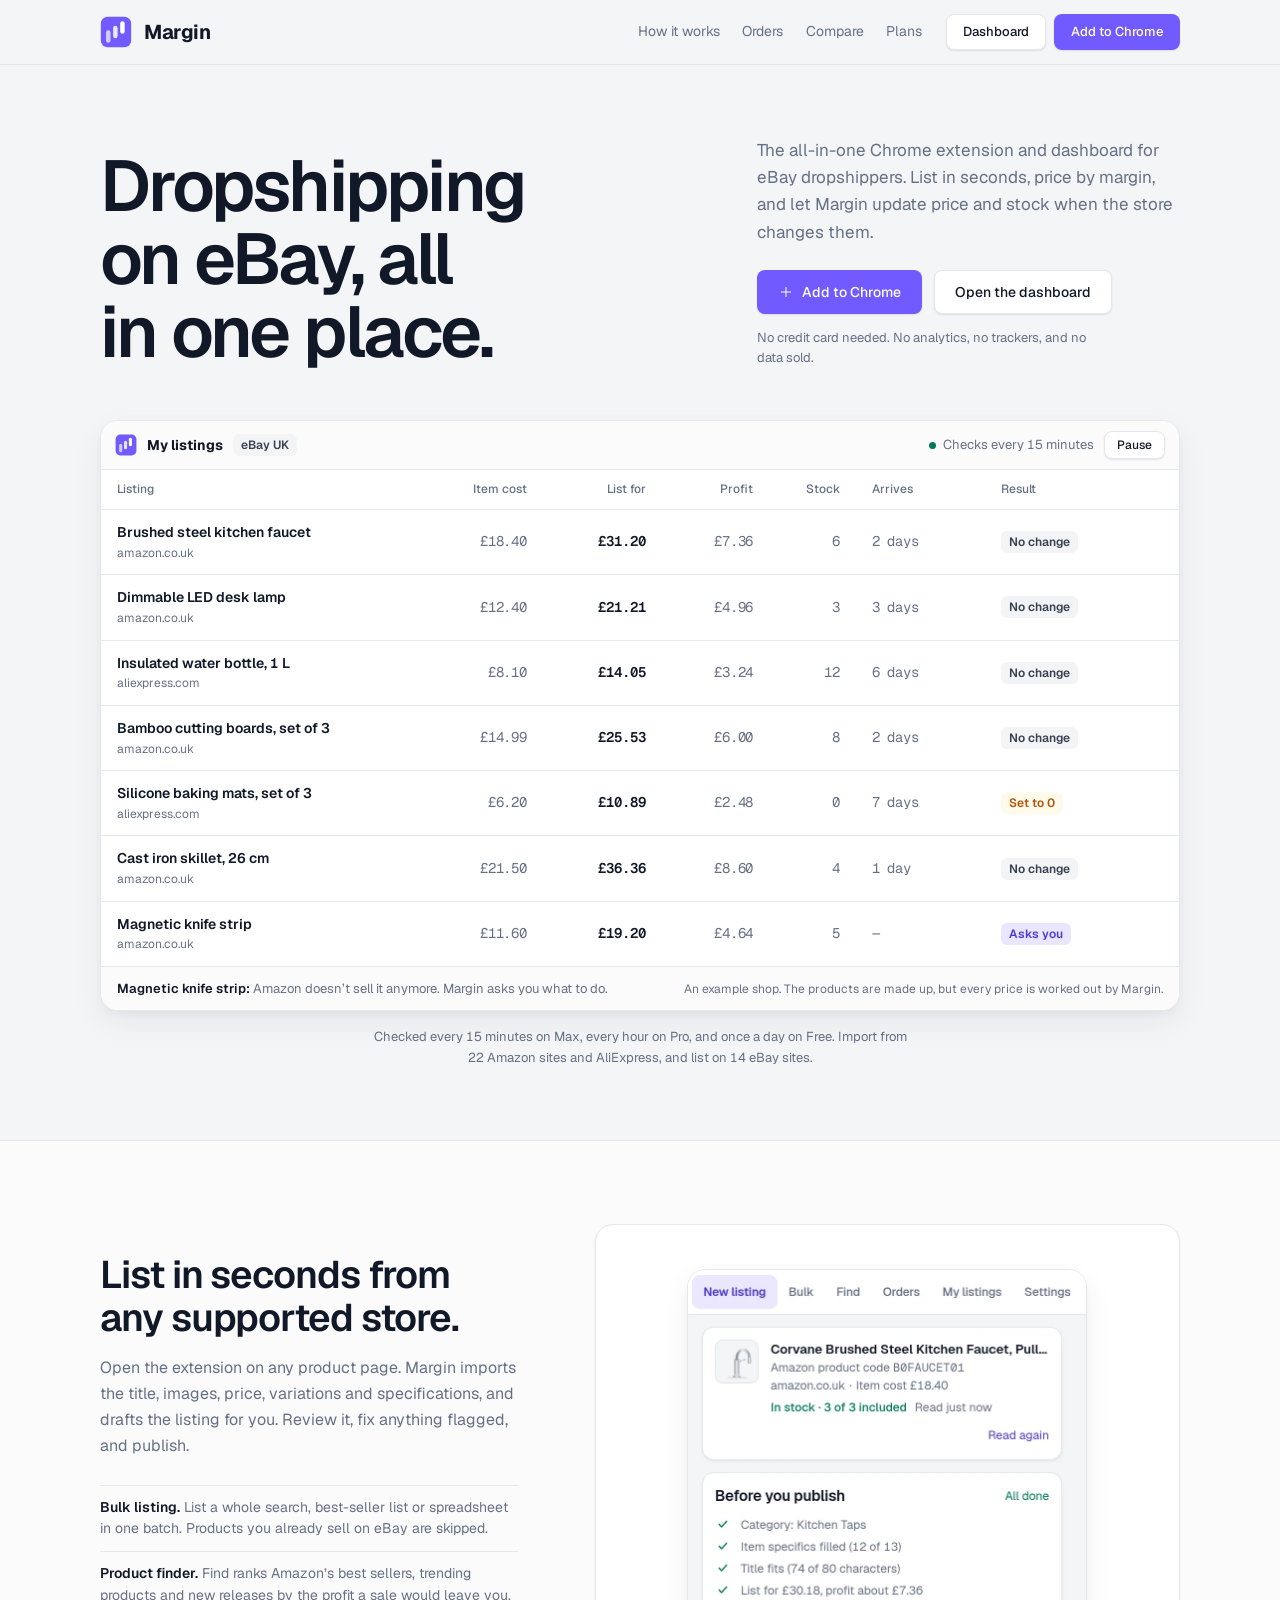
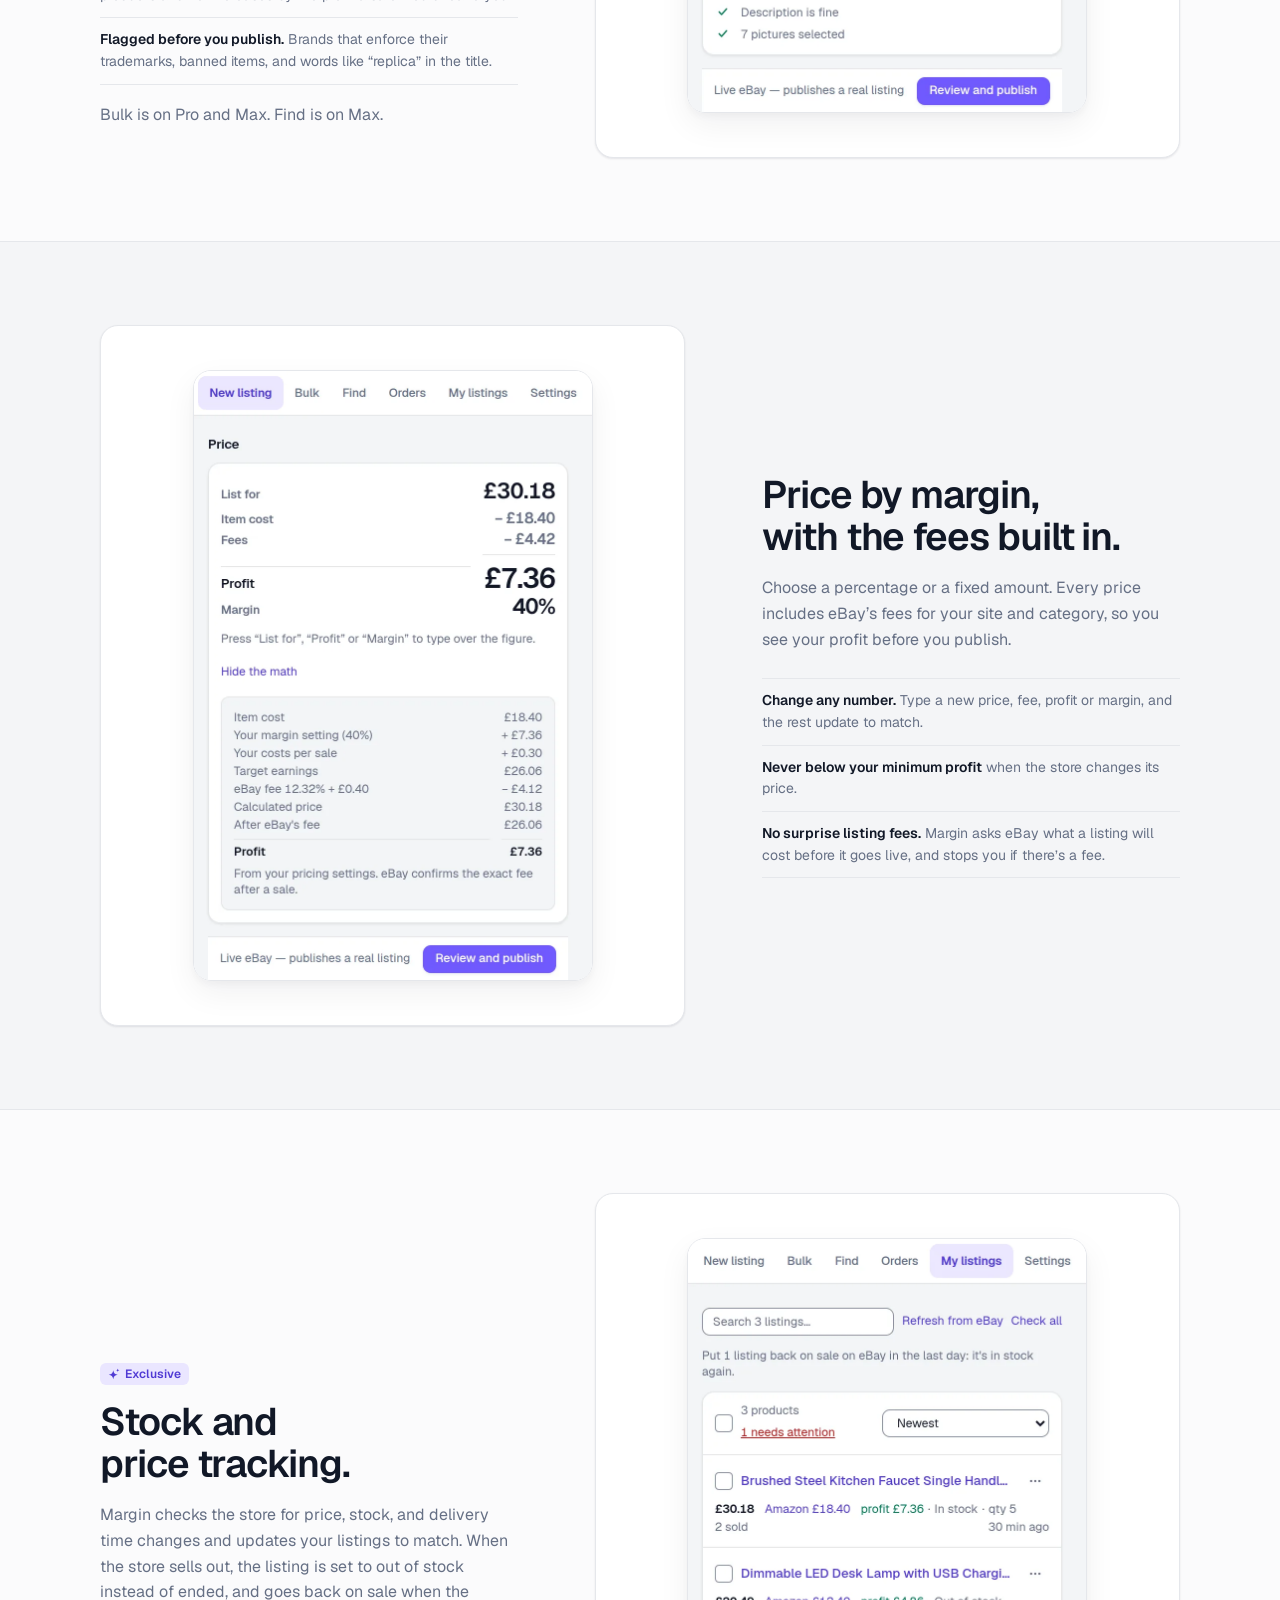
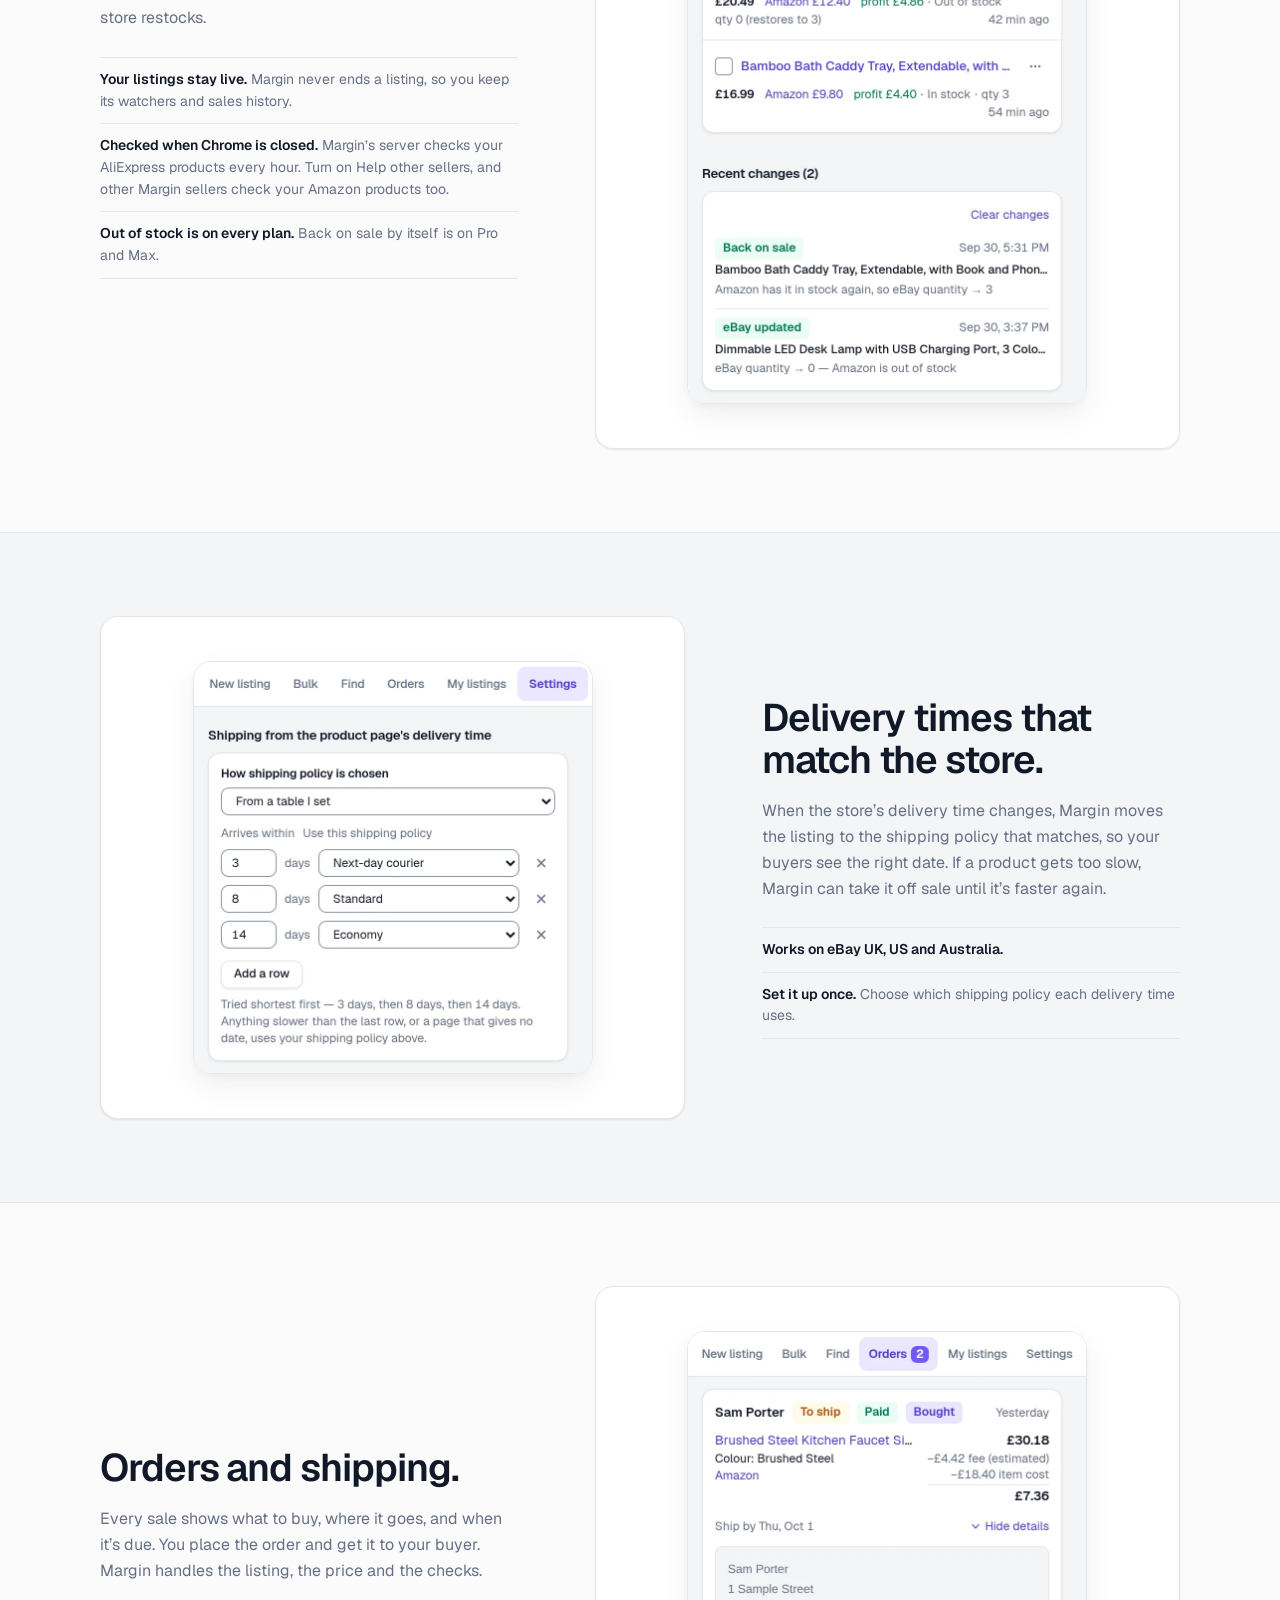
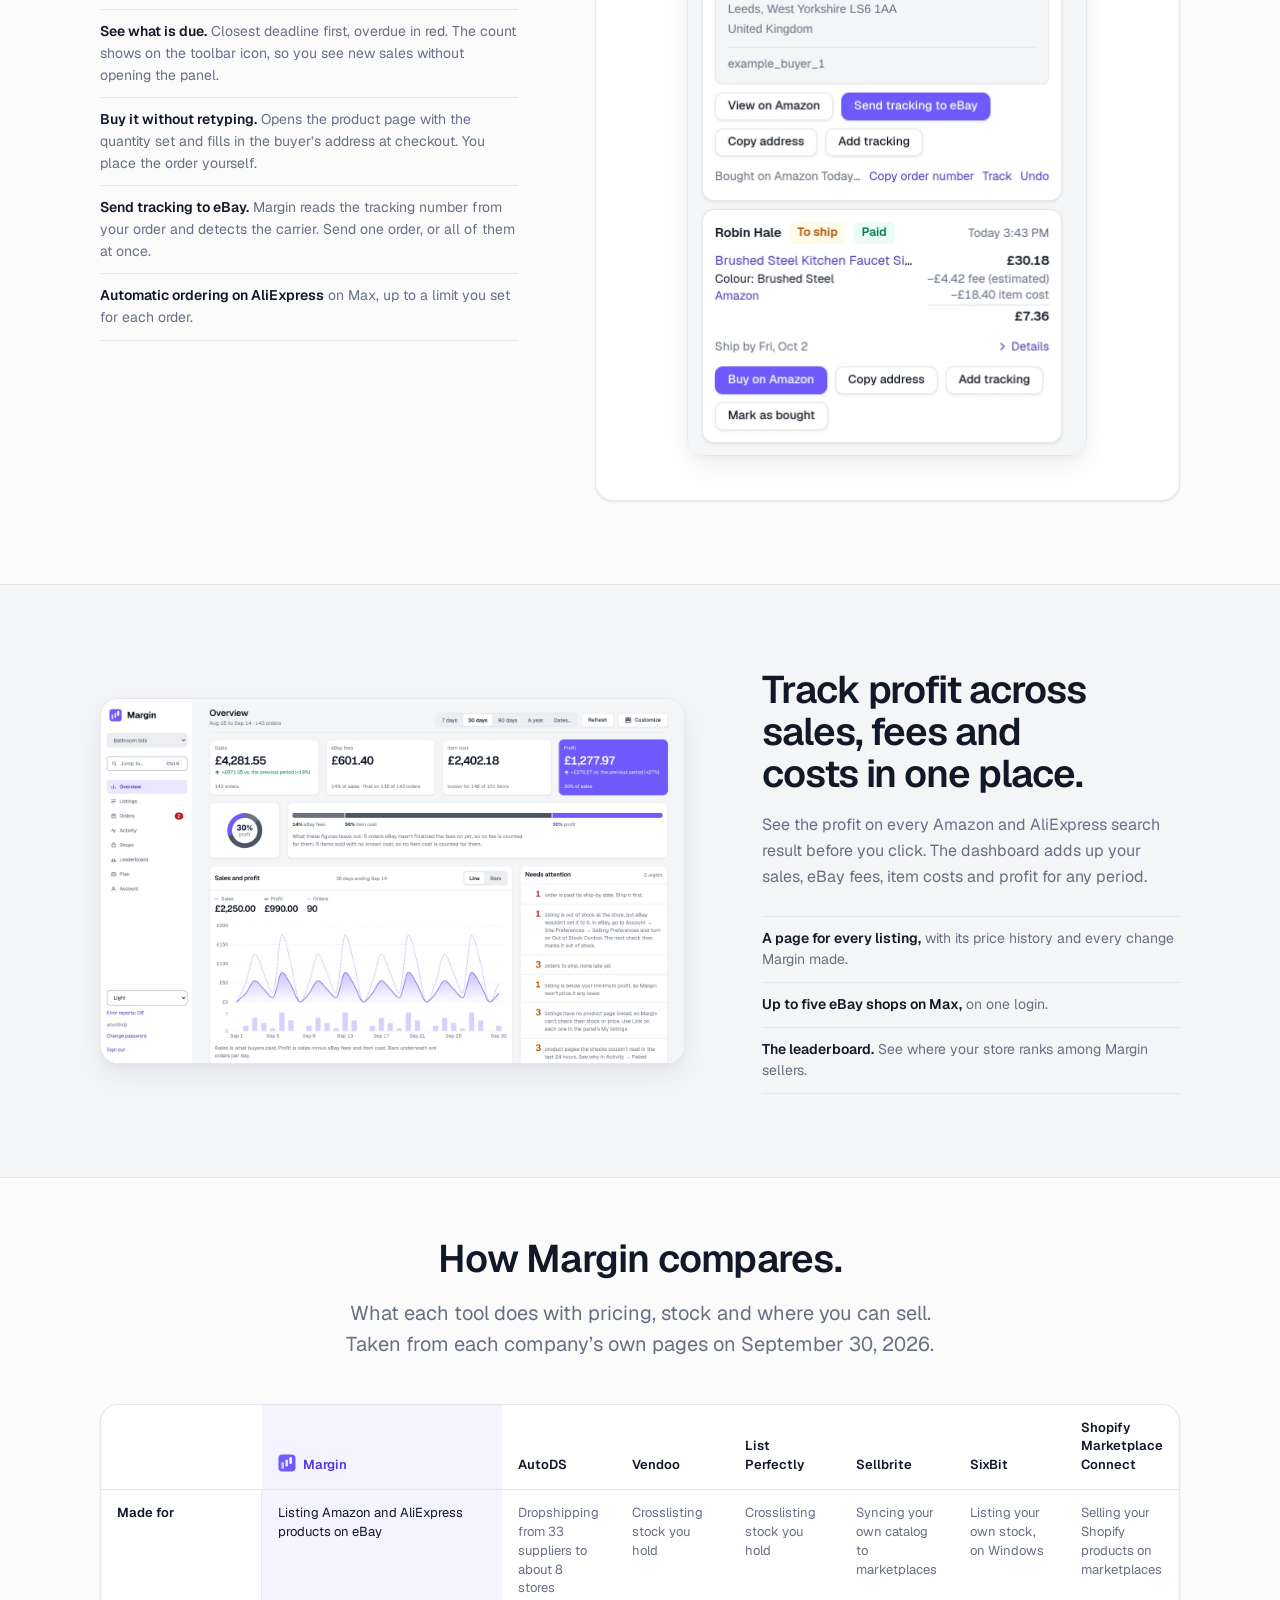
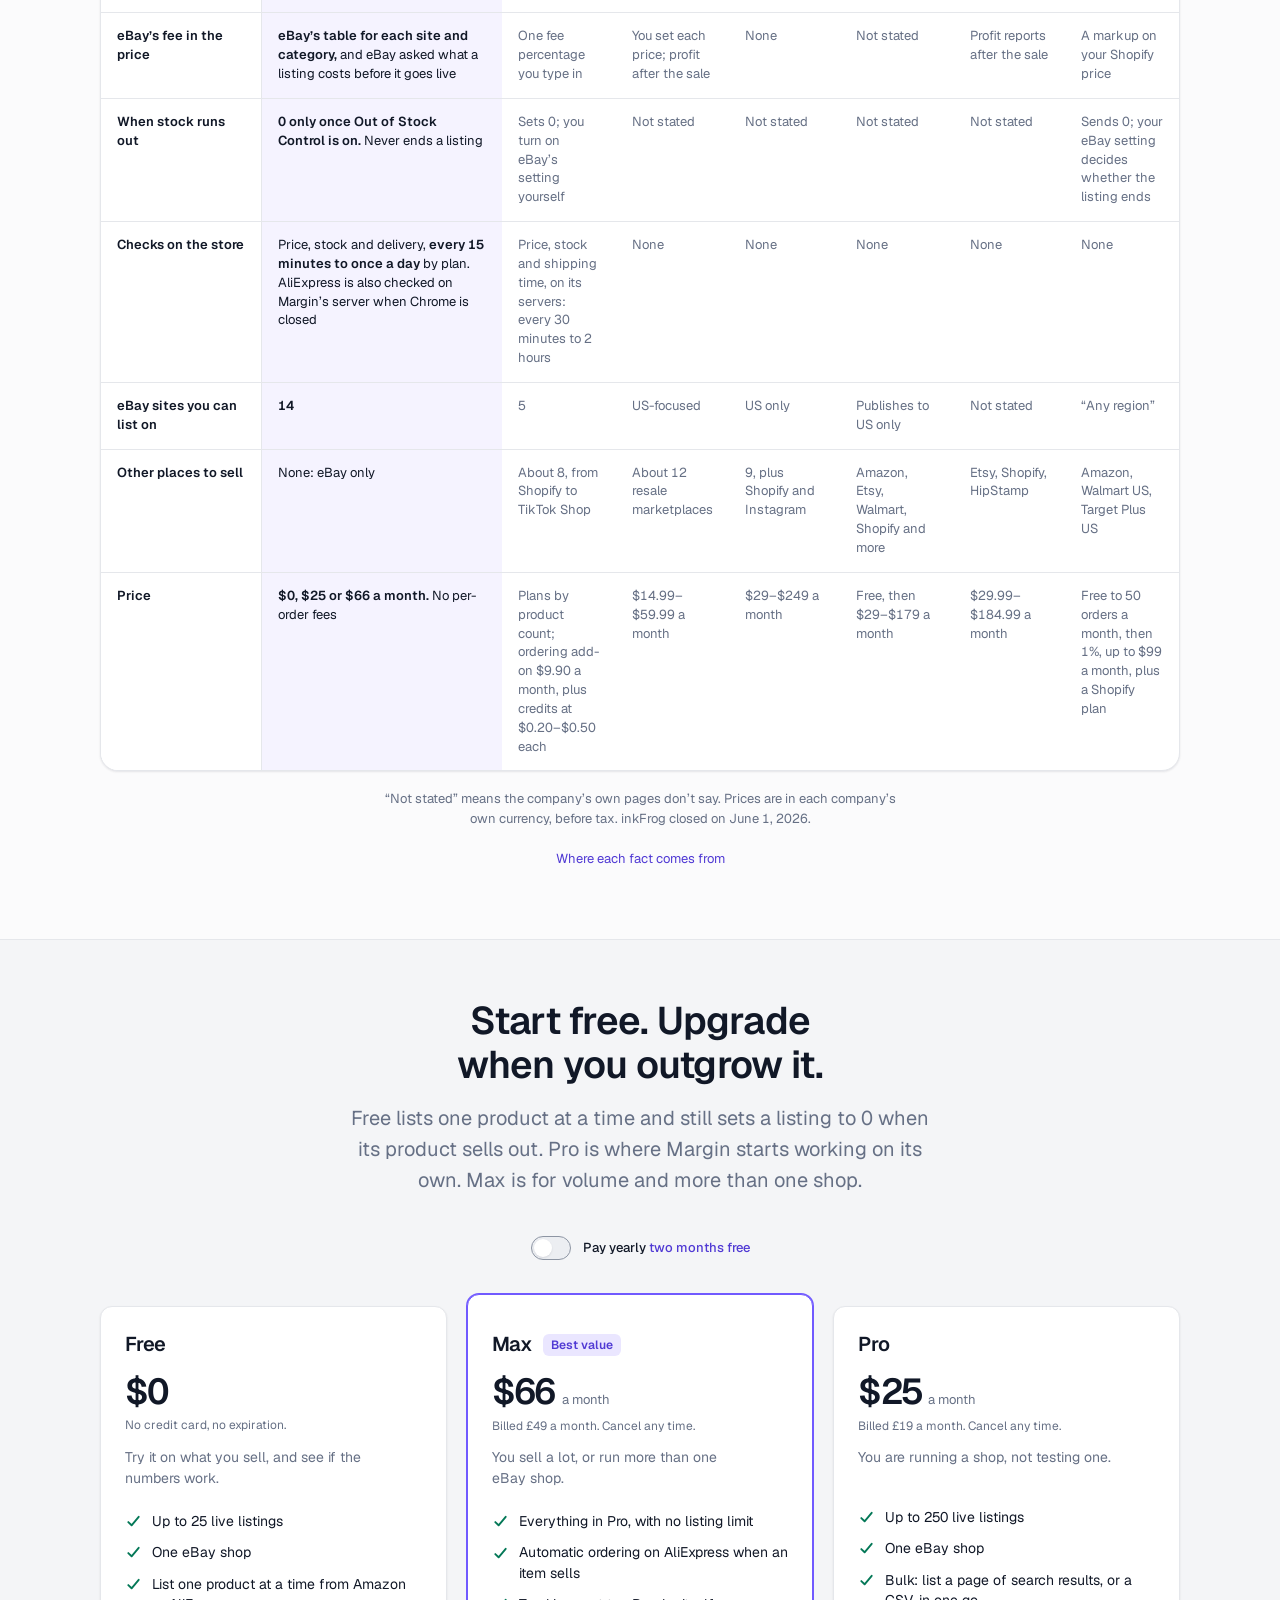
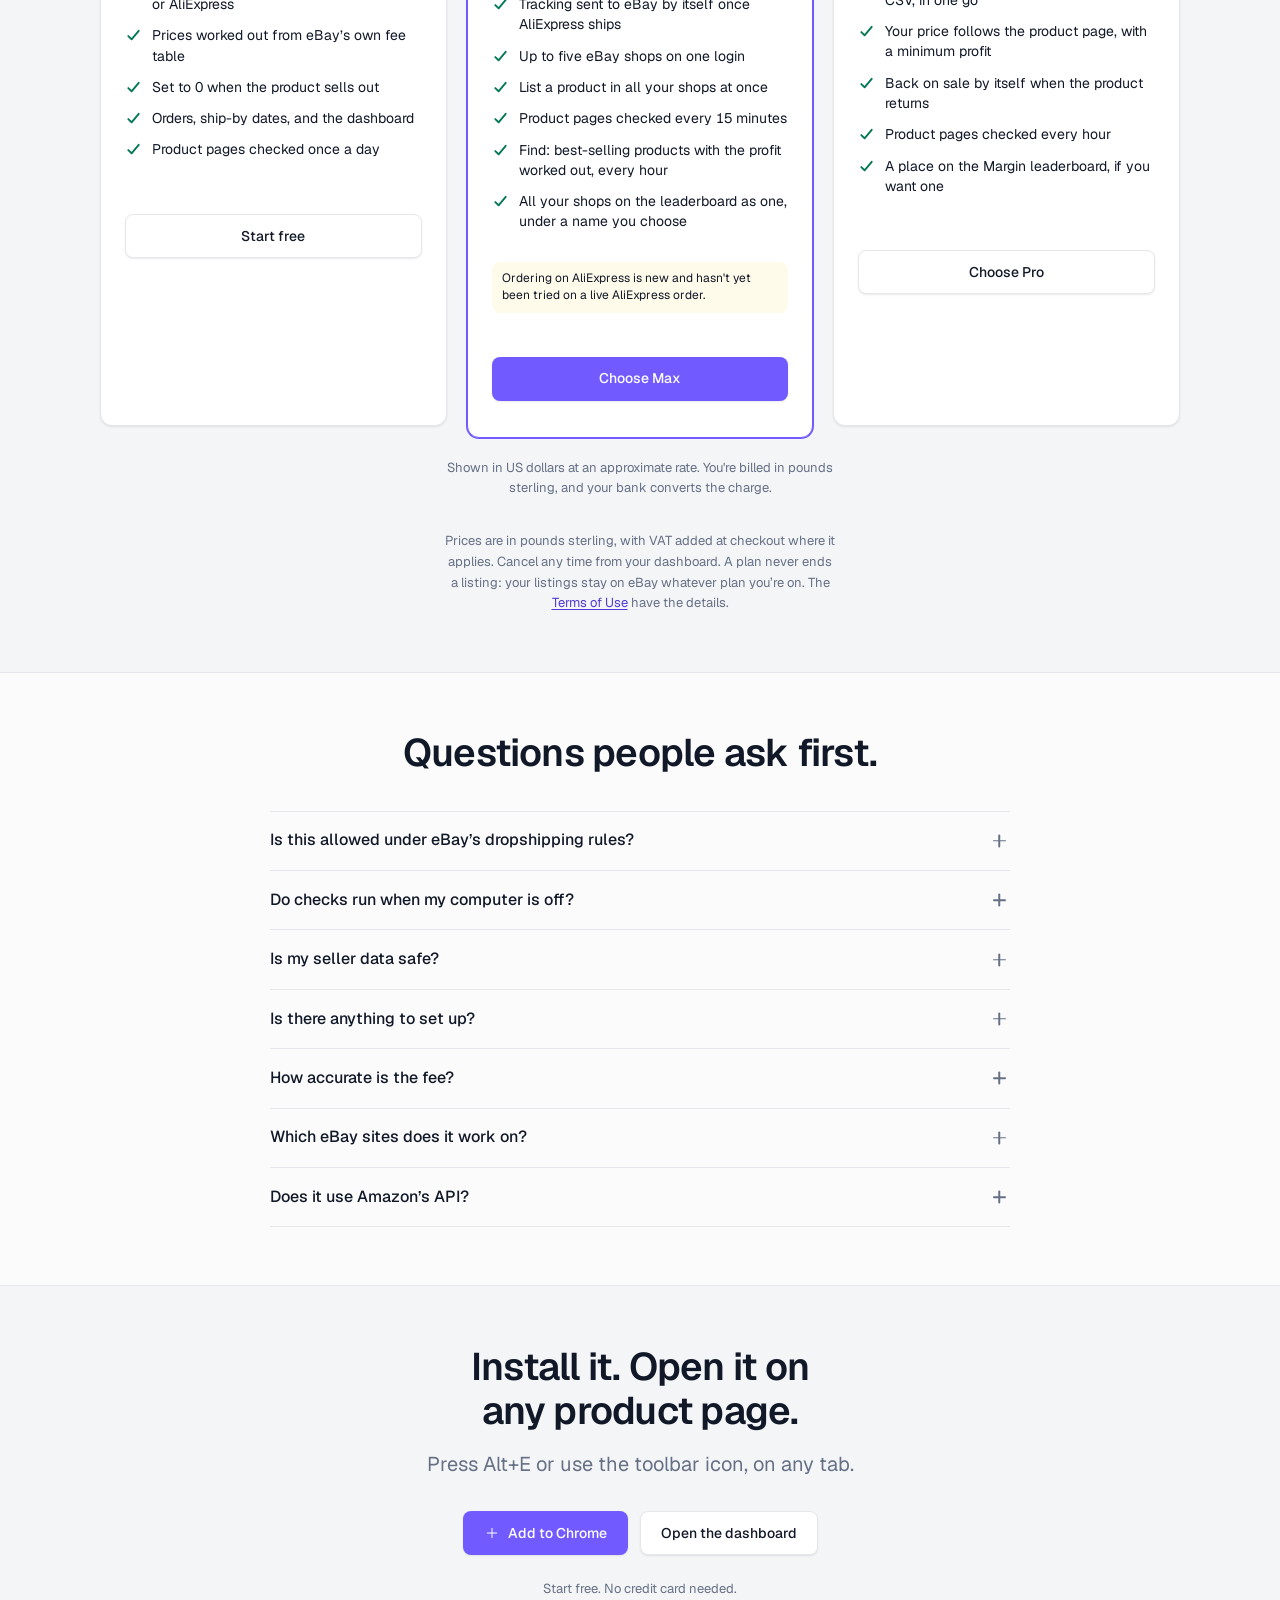
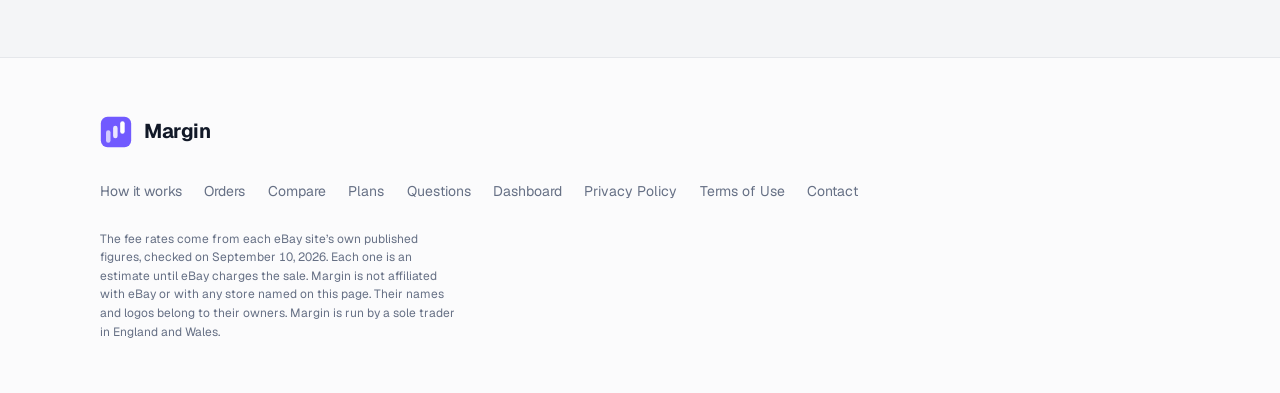
<file: index.html>
<!doctype html>
<html lang="en-US">
  <head>
    <meta charset="utf-8" />
    <meta name="viewport" content="width=device-width, initial-scale=1" />
    <title>Margin — dropshipping on eBay, all in one place</title>
    <meta
      name="description"
      content="A Chrome extension and dashboard for eBay dropshippers. List from Amazon or AliExpress, price from the profit you want, update price and stock when the store changes them, and see your sales, fees and profit in one place."
    />
    <link rel="icon" href="./favicon.svg" type="image/svg+xml" />
    <link rel="apple-touch-icon" href="./icon-180.png" />

    <!--
      What a link to this page looks like when it is pasted somewhere else: the dark lockup on ink,
      rendered by scripts/render-brand.mjs from the same favicon.svg the page itself draws.
      The image has to be an absolute URL — a scraper resolves it against nothing.
    -->
    <link rel="canonical" href="https://margin-web-green.vercel.app/" />
    <meta property="og:type" content="website" />
    <meta property="og:site_name" content="Margin" />
    <meta property="og:title" content="Margin — dropshipping on eBay, all in one place" />
    <meta
      property="og:description"
      content="List from Amazon or AliExpress, price from the profit you want, and update price and stock when the store changes them."
    />
    <meta property="og:url" content="https://margin-web-green.vercel.app/" />
    <meta property="og:image" content="https://margin-web-green.vercel.app/og.png" />
    <meta property="og:image:width" content="1200" />
    <meta property="og:image:height" content="630" />
    <meta property="og:image:alt" content="The Margin mark and wordmark on a near-black background." />
    <meta name="twitter:card" content="summary_large_image" />
    <meta name="theme-color" content="#715aff" />
    <script type="module" crossorigin src="./assets/index-SyotObTz.js"></script>
    <link rel="modulepreload" crossorigin href="./assets/keys-CrjuZVQ3.js">
    <link rel="modulepreload" crossorigin href="./assets/intl-Sh2Yzac5.js">
    <link rel="stylesheet" crossorigin href="./assets/keys-BOXvPxFu.css">
    <link rel="stylesheet" crossorigin href="./assets/index-BxKdfS8M.css">
    <link rel="stylesheet" crossorigin href="./assets/landing-DYl2mYEe.css">
  </head>
  <body>
    <a class="skip" href="#main">Skip to content</a>

    <header class="top">
      <div class="wrap top-in">
        <a class="lock" href="#top" aria-label="Margin, home">
          <span class="tile" aria-hidden="true"></span>
          <b>Margin</b>
        </a>
        <nav class="top-nav" aria-label="Sections">
          <a href="#listing">How it works</a>
          <a href="#orders">Orders</a>
          <a href="#compare">Compare</a>
          <a href="#plans">Plans</a>
        </nav>
        <!--
          The Web Store address, in three places and nowhere else.

          `CHROME-WEB-STORE-ID` is the placeholder: grep for it and you will find every link that
          has to change on the day the listing is published, and nothing that does not. Each one is
          a real href rather than a script-written one, so the button works before any JavaScript
          runs and cannot become the dead control this page used to have.
        -->
        <div class="top-do">
          <a class="btn ghost" href="./dashboard/">Dashboard</a>
          <a class="btn primary" href="https://chromewebstore.google.com/detail/margin/CHROME-WEB-STORE-ID">Add to Chrome</a>
        </div>
      </div>
    </header>

    <main id="main" tabindex="-1">
      <!--
        The opening: a shop's listings being kept in line with the store.

        The board is the product's own My listings, set wide: the same columns, the same outcome
        chips. Its rows are made up and say so; the prices in them are worked out by core's pricing
        code as the page loads (index.ts, `runBoard`), so the picture cannot quote a price the panel
        would not. It updates one row at a time, like a departure board: columns never move, only
        cells change. Pause stops it, it stops itself off screen, and anybody who asked for less
        motion gets the board standing still.
      -->
      <section class="hb" id="top">
        <div class="wrap">
          <div class="hb-say">
            <h1 class="hb-head">Dropshipping on eBay, all in one place.</h1>
            <div class="hb-side">
              <p class="hb-lead">
                The all-in-one Chrome extension and dashboard for eBay dropshippers. List in seconds, price by margin, and
                let Margin update price and stock when the store changes them.
              </p>
              <div class="hero-do">
                <a class="btn primary big" href="https://chromewebstore.google.com/detail/margin/CHROME-WEB-STORE-ID"><svg viewBox="0 0 24 24" fill="none" stroke="currentColor" stroke-width="1.5" stroke-linecap="round" stroke-linejoin="round" aria-hidden="true"><path d="M12 5v14M5 12h14" /></svg>
                  Add to Chrome</a>
                <a class="btn ghost big" href="./dashboard/">Open the dashboard</a>
              </div>
              <p class="hero-fine">No credit card needed. No analytics, no trackers, and no data sold.</p>
            </div>
          </div>

          <figure class="board" id="board" data-board>
            <div class="board-bar">
              <span class="tile" aria-hidden="true"></span>
              <b>My listings</b>
              <span class="chip neutral">eBay UK</span>
              <span class="board-cadence"><i aria-hidden="true"></i>Checks every 15 minutes</span>
              <button class="btn ghost board-pause" type="button" aria-pressed="false" hidden>Pause</button>
            </div>
            <div class="board-scroll">
              <table class="board-table">
                <caption class="vh">An example shop on Margin: seven listings, what each costs at the store, its eBay price and profit, its stock, when it arrives, and what the last check did.</caption>
                <thead>
                  <tr>
                    <th scope="col" class="c-name">Listing</th>
                    <th scope="col" class="c-fig c-cost">Item cost</th>
                    <th scope="col" class="c-fig c-list">List for</th>
                    <th scope="col" class="c-fig c-profit">Profit</th>
                    <th scope="col" class="c-fig c-stock">Stock</th>
                    <th scope="col" class="c-arrives">Arrives</th>
                    <th scope="col" class="c-result">Result</th>
                  </tr>
                </thead>
                <tbody>
                  <tr data-row="faucet">
                    <th scope="row"><span class="b-name">Brushed steel kitchen faucet</span><span class="b-src">amazon.co.uk</span></th>
                    <td class="c-fig c-cost" data-col="cost"><span class="flap num">£18.40</span></td>
                    <td class="c-fig" data-col="list"><span class="flap num">£30.18</span></td>
                    <td class="c-fig c-profit" data-col="profit"><span class="flap num">£7.36</span></td>
                    <td class="c-fig c-stock" data-col="stock"><span class="flap num">6</span></td>
                    <td class="c-arrives" data-col="arrives"><span class="flap">2 days</span></td>
                    <td data-col="result"><span class="chip neutral">No change</span></td>
                  </tr>
                  <tr data-row="lamp">
                    <th scope="row"><span class="b-name">Dimmable LED desk lamp</span><span class="b-src">amazon.co.uk</span></th>
                    <td class="c-fig c-cost" data-col="cost"><span class="flap num">£12.40</span></td>
                    <td class="c-fig" data-col="list"><span class="flap num">£20.49</span></td>
                    <td class="c-fig c-profit" data-col="profit"><span class="flap num">£4.96</span></td>
                    <td class="c-fig c-stock" data-col="stock"><span class="flap num">3</span></td>
                    <td class="c-arrives" data-col="arrives"><span class="flap">3 days</span></td>
                    <td data-col="result"><span class="chip neutral">No change</span></td>
                  </tr>
                  <tr data-row="bottle">
                    <th scope="row"><span class="b-name">Insulated water bottle, 1 L</span><span class="b-src">aliexpress.com</span></th>
                    <td class="c-fig c-cost" data-col="cost"><span class="flap num">£8.10</span></td>
                    <td class="c-fig" data-col="list"><span class="flap num">£13.54</span></td>
                    <td class="c-fig c-profit" data-col="profit"><span class="flap num">£3.23</span></td>
                    <td class="c-fig c-stock" data-col="stock"><span class="flap num">12</span></td>
                    <td class="c-arrives" data-col="arrives"><span class="flap">6 days</span></td>
                    <td data-col="result"><span class="chip neutral">No change</span></td>
                  </tr>
                  <tr data-row="boards">
                    <th scope="row"><span class="b-name">Bamboo cutting boards, set of 3</span><span class="b-src">amazon.co.uk</span></th>
                    <td class="c-fig c-cost" data-col="cost"><span class="flap num">£14.99</span></td>
                    <td class="c-fig" data-col="list"><span class="flap num">£24.68</span></td>
                    <td class="c-fig c-profit" data-col="profit"><span class="flap num">£6.01</span></td>
                    <td class="c-fig c-stock" data-col="stock"><span class="flap num">8</span></td>
                    <td class="c-arrives" data-col="arrives"><span class="flap">2 days</span></td>
                    <td data-col="result"><span class="chip neutral">No change</span></td>
                  </tr>
                  <tr data-row="mats">
                    <th scope="row"><span class="b-name">Silicone baking mats, set of 3</span><span class="b-src">aliexpress.com</span></th>
                    <td class="c-fig c-cost" data-col="cost"><span class="flap num">£6.20</span></td>
                    <td class="c-fig" data-col="list"><span class="flap num">£10.48</span></td>
                    <td class="c-fig c-profit" data-col="profit"><span class="flap num">£2.49</span></td>
                    <td class="c-fig c-stock" data-col="stock"><span class="flap num">0</span></td>
                    <td class="c-arrives" data-col="arrives"><span class="flap">7 days</span></td>
                    <td data-col="result"><span class="chip warn">Set to 0</span></td>
                  </tr>
                  <tr data-row="skillet">
                    <th scope="row"><span class="b-name">Cast iron skillet, 26 cm</span><span class="b-src">amazon.co.uk</span></th>
                    <td class="c-fig c-cost" data-col="cost"><span class="flap num">£21.50</span></td>
                    <td class="c-fig" data-col="list"><span class="flap num">£35.19</span></td>
                    <td class="c-fig c-profit" data-col="profit"><span class="flap num">£8.60</span></td>
                    <td class="c-fig c-stock" data-col="stock"><span class="flap num">4</span></td>
                    <td class="c-arrives" data-col="arrives"><span class="flap">1 day</span></td>
                    <td data-col="result"><span class="chip neutral">No change</span></td>
                  </tr>
                  <tr data-row="knife">
                    <th scope="row"><span class="b-name">Magnetic knife strip</span><span class="b-src">amazon.co.uk</span></th>
                    <td class="c-fig c-cost" data-col="cost"><span class="flap num">£11.60</span></td>
                    <td class="c-fig" data-col="list"><span class="flap num">£19.20</span></td>
                    <td class="c-fig c-profit" data-col="profit"><span class="flap num">£4.64</span></td>
                    <td class="c-fig c-stock" data-col="stock"><span class="flap num">5</span></td>
                    <td class="c-arrives" data-col="arrives"><span class="flap">&mdash;</span></td>
                    <td data-col="result"><span class="chip info">Asks you</span></td>
                  </tr>
                </tbody>
              </table>
            </div>
            <figcaption class="board-say">
              <p class="board-now" data-board-now><b>Magnetic knife strip:</b> Amazon doesn&rsquo;t sell it anymore. Margin asks you what to do.</p>
              <p class="board-fine">An example shop. The products are made up, but every price is worked out by Margin.</p>
            </figcaption>
          </figure>

          <p class="board-note">
            Checked every 15 minutes on Max, every hour on Pro, and once a day on Free. Import from 22 Amazon sites and
            AliExpress, and list on 14 eBay sites.
          </p>
        </div>
      </section>

      <!--
        Each section below says one thing Margin does, beside the real side panel doing it: pictures
        taken from the built extension with the browser checks' made-up shop, light and dark, by
        verify/landing-shots.mjs. Run it again after a visible change to the panel.
      -->
      <section class="band cs" id="listing" aria-labelledby="listing-head">
        <div class="wrap">
          <div class="cs-grid">
            <div class="cs-say">
              <h2 id="listing-head">List in seconds from any supported store.</h2>
              <p>
                Open the extension on any product page. Margin imports the title, images, price, variations and specifications,
                and drafts the listing for you. Review it, fix anything flagged, and publish.
              </p>
              <ul class="cs-points">
                <li><b>Bulk listing.</b> List a whole search, best-seller list or spreadsheet in one batch. Products you already sell on eBay are skipped.</li>
                <li><b>Product finder.</b> Find ranks Amazon&rsquo;s best sellers, trending products and new releases by the profit a sale would leave you.</li>
                <li><b>Flagged before you publish.</b> Brands that enforce their trademarks, banned items, and words like &ldquo;replica&rdquo; in the title.</li>
              </ul>
              <p class="cs-plan">Bulk is on Pro and Max. Find is on Max.</p>
            </div>

            <figure class="proof proof-panel-shot">
              <div class="panel-shot proof-shot">
                <img class="shot-light" src="./shots/panel-listing-light.webp" width="400" height="444" loading="lazy" decoding="async" alt="The Margin side panel's New listing tab: a kitchen faucet read from Amazon at £18.40, and a Before you publish checklist with every item done." />
                <img class="shot-dark" src="./shots/panel-listing-dark.webp" width="400" height="444" loading="lazy" decoding="async" alt="The Margin side panel's New listing tab: a kitchen faucet read from Amazon at £18.40, and a Before you publish checklist with every item done." />
              </div>
            </figure>
          </div>
        </div>
      </section>

      <section class="cs cs-flip" id="pricing" aria-labelledby="pricing-head">
        <div class="wrap">
          <div class="cs-grid">
            <div class="cs-say">
              <h2 id="pricing-head">Price by margin, with the fees built in.</h2>
              <p>
                Choose a percentage or a fixed amount. Every price includes eBay&rsquo;s fees for your site and category, so you see
                your profit before you publish.
              </p>
              <ul class="cs-points">
                <li><b>Change any number.</b> Type a new price, fee, profit or margin, and the rest update to match.</li>
                <li><b>Never below your minimum profit</b> when the store changes its price.</li>
                <li><b>No surprise listing fees.</b> Margin asks eBay what a listing will cost before it goes live, and stops you if there&rsquo;s a fee.</li>
              </ul>
            </div>

            <figure class="proof proof-panel-shot">
              <div class="panel-shot proof-shot">
                <img class="shot-light" src="./shots/panel-price-light.webp" width="400" height="612" loading="lazy" decoding="async" alt="The price card in the Margin side panel: list for £30.18, item cost £18.40, fees £4.42 and profit £7.36, with the math shown underneath." />
                <img class="shot-dark" src="./shots/panel-price-dark.webp" width="400" height="612" loading="lazy" decoding="async" alt="The price card in the Margin side panel: list for £30.18, item cost £18.40, fees £4.42 and profit £7.36, with the math shown underneath." />
              </div>
            </figure>
          </div>
        </div>
      </section>

      <section class="band cs" id="stock" aria-labelledby="stock-head">
        <div class="wrap">
          <div class="cs-grid">
            <div class="cs-say">
              <span class="chip brand exclusive"><svg class="spark" viewBox="0 0 16 16" aria-hidden="true" focusable="false"><path class="spark-big" d="M7 3c.35 3.6 2.4 5.65 6 6-3.6.35-5.65 2.4-6 6-.35-3.6-2.4-5.65-6-6 3.6-.35 5.65-2.4 6-6Z" /><path class="spark-small" d="M13 .5c.15 1.5.9 2.35 2.5 2.5-1.6.15-2.35 1-2.5 2.5-.15-1.5-.9-2.35-2.5-2.5 1.6-.15 2.35-1 2.5-2.5Z" /></svg>Exclusive</span>
              <h2 id="stock-head">Stock and price tracking.</h2>
              <p>
                Margin checks the store for price, stock, and delivery time changes and updates your listings to match. When the
                store sells out, the listing is set to out of stock instead of ended, and goes back on sale when the store restocks.
              </p>
              <ul class="cs-points">
                <li><b>Your listings stay live.</b> Margin never ends a listing, so you keep its watchers and sales history.</li>
                <li><b>Checked when Chrome is closed.</b> Margin&rsquo;s server checks your AliExpress products every hour. Turn on Help other sellers, and other Margin sellers check your Amazon products too.</li>
                <li><b>Out of stock is on every plan.</b> Back on sale by itself is on Pro and Max.</li>
              </ul>
            </div>

            <figure class="proof proof-panel-shot">
              <div class="panel-shot proof-shot">
                <img class="shot-light" src="./shots/panel-stock-light.webp" width="400" height="767" loading="lazy" decoding="async" alt="My listings in the Margin side panel: three listings with their price, profit and stock, and Recent changes showing one put back on sale and one set to 0." />
                <img class="shot-dark" src="./shots/panel-stock-dark.webp" width="400" height="767" loading="lazy" decoding="async" alt="My listings in the Margin side panel: three listings with their price, profit and stock, and Recent changes showing one put back on sale and one set to 0." />
              </div>
            </figure>
          </div>
        </div>
      </section>

      <section class="cs cs-flip" id="delivery" aria-labelledby="delivery-head">
        <div class="wrap">
          <div class="cs-grid">
            <div class="cs-say">
              <h2 id="delivery-head">Delivery times that match the store.</h2>
              <p>
                When the store&rsquo;s delivery time changes, Margin moves the listing to the shipping policy that matches, so your
                buyers see the right date. If a product gets too slow, Margin can take it off sale until it&rsquo;s faster again.
              </p>
              <ul class="cs-points">
                <li><b>Works on eBay UK, US and Australia.</b></li>
                <li><b>Set it up once.</b> Choose which shipping policy each delivery time uses.</li>
              </ul>
            </div>

            <figure class="proof proof-panel-shot">
              <div class="panel-shot proof-shot">
                <img class="shot-light" src="./shots/panel-delivery-light.webp" width="400" height="413" loading="lazy" decoding="async" alt="The shipping settings in the Margin side panel: delivery times of 3, 8 and 14 days, each set to its own eBay shipping policy." />
                <img class="shot-dark" src="./shots/panel-delivery-dark.webp" width="400" height="413" loading="lazy" decoding="async" alt="The shipping settings in the Margin side panel: delivery times of 3, 8 and 14 days, each set to its own eBay shipping policy." />
              </div>
            </figure>
          </div>
        </div>
      </section>

      <section class="band cs" id="orders" aria-labelledby="orders-head">
        <div class="wrap">
          <div class="cs-grid">
            <div class="cs-say">
              <h2 id="orders-head">Orders and shipping.</h2>
              <p>
                Every sale shows what to buy, where it goes, and when it&rsquo;s due. You place the order and get it to your buyer.
                Margin handles the listing, the price and the checks.
              </p>
              <ul class="cs-points">
                <li><b>See what is due.</b> Closest deadline first, overdue in red. The count shows on the toolbar icon, so you see new sales without opening the panel.</li>
                <li><b>Buy it without retyping.</b> Opens the product page with the quantity set and fills in the buyer&rsquo;s address at checkout. You place the order yourself.</li>
                <li><b>Send tracking to eBay.</b> Margin reads the tracking number from your order and detects the carrier. Send one order, or all of them at once.</li>
                <li><b>Automatic ordering on AliExpress</b> on Max, up to a limit you set for each order.</li>
              </ul>
            </div>

            <figure class="proof proof-panel-shot">
              <div class="panel-shot proof-shot">
                <img class="shot-light" src="./shots/panel-orders-light.webp" width="400" height="726" loading="lazy" decoding="async" alt="Orders in the Margin side panel: two sales to ship, with the buyer's address, the profit on each, Buy on Amazon and Send tracking to eBay." />
                <img class="shot-dark" src="./shots/panel-orders-dark.webp" width="400" height="726" loading="lazy" decoding="async" alt="Orders in the Margin side panel: two sales to ship, with the buyer's address, the profit on each, Buy on Amazon and Send tracking to eBay." />
              </div>
            </figure>
          </div>
        </div>
      </section>

      <section class="cs cs-flip" id="profit" aria-labelledby="profit-head">
        <div class="wrap">
          <div class="cs-grid">
            <div class="cs-say">
              <h2 id="profit-head">Track profit across sales, fees and costs in one place.</h2>
              <p>
                See the profit on every Amazon and AliExpress search result before you click. The dashboard adds up your sales,
                eBay fees, item costs and profit for any period.
              </p>
              <ul class="cs-points">
                <li><b>A page for every listing,</b> with its price history and every change Margin made.</li>
                <li><b>Up to five eBay shops on Max,</b> on one login.</li>
                <li><b>The leaderboard.</b> See where your store ranks among Margin sellers.</li>
              </ul>
            </div>

            <figure class="proof proof-shot">
              <img class="shot-light" src="./shots/dashboard-light.webp" width="1440" height="900" loading="lazy" decoding="async" alt="The Margin dashboard's Overview: sales, eBay fees, item cost and profit for the last 30 days, a sales and profit chart, and a list of what needs attention." />
              <img class="shot-dark" src="./shots/dashboard-dark.webp" width="1440" height="900" loading="lazy" decoding="async" alt="The Margin dashboard's Overview: sales, eBay fees, item cost and profit for the last 30 days, a sales and profit chart, and a list of what needs attention." />
            </figure>
          </div>
        </div>
      </section>

      <!--
        The tools a seller is choosing between, named.

        Every cell is what that company's own pages said on 30 September 2026
        (reports/Margin versus eBay listing tools.md has each source). "Not stated" means the
        company does not say, not that the feature is missing. Prices stay in each company's own
        currency. Where Margin trails (checks that stop when Chrome closes, one selling channel),
        the table says so, because a comparison that only lists wins is an advert for the other side.
      -->
      <section class="band" id="compare" aria-labelledby="compare-head">
        <div class="wrap sec">
          <h2 id="compare-head">How Margin compares.</h2>
          <p class="lead">What each tool does with pricing, stock and where you can sell. Taken from each company&rsquo;s own pages on September 30, 2026.</p>

          <div class="cmp-scroll" tabindex="0" role="region" aria-labelledby="compare-head">
            <table class="cmp">
              <thead>
                <tr>
                  <td></td>
                  <th scope="col" class="cmp-us"><span class="tile" aria-hidden="true"></span>Margin</th>
                  <th scope="col">AutoDS</th>
                  <th scope="col">Vendoo</th>
                  <th scope="col">List Perfectly</th>
                  <th scope="col">Sellbrite</th>
                  <th scope="col">SixBit</th>
                  <th scope="col">Shopify Marketplace Connect</th>
                </tr>
              </thead>
              <tbody>
                <tr>
                  <th scope="row">Made for</th>
                  <td class="cmp-us">Listing Amazon and AliExpress products on eBay</td>
                  <td>Dropshipping from 33 suppliers to about 8 stores</td>
                  <td>Crosslisting stock you hold</td>
                  <td>Crosslisting stock you hold</td>
                  <td>Syncing your own catalog to marketplaces</td>
                  <td>Listing your own stock, on Windows</td>
                  <td>Selling your Shopify products on marketplaces</td>
                </tr>
                <tr>
                  <th scope="row">eBay&rsquo;s fee in the price</th>
                  <td class="cmp-us"><b>eBay&rsquo;s table for each site and category,</b> and eBay asked what a listing costs before it goes live</td>
                  <td>One fee percentage you type in</td>
                  <td>You set each price; profit after the sale</td>
                  <td>None</td>
                  <td>Not stated</td>
                  <td>Profit reports after the sale</td>
                  <td>A markup on your Shopify price</td>
                </tr>
                <tr>
                  <th scope="row">When stock runs out</th>
                  <td class="cmp-us"><b>0 only once Out of Stock Control is on.</b> Never ends a listing</td>
                  <td>Sets 0; you turn on eBay&rsquo;s setting yourself</td>
                  <td>Not stated</td>
                  <td>Not stated</td>
                  <td>Not stated</td>
                  <td>Not stated</td>
                  <td>Sends 0; your eBay setting decides whether the listing ends</td>
                </tr>
                <tr>
                  <th scope="row">Checks on the store</th>
                  <td class="cmp-us">Price, stock and delivery, <b>every 15 minutes to once a day</b> by plan. AliExpress is also checked on Margin&rsquo;s server when Chrome is closed</td>
                  <td>Price, stock and shipping time, on its servers: every 30 minutes to 2 hours</td>
                  <td>None</td>
                  <td>None</td>
                  <td>None</td>
                  <td>None</td>
                  <td>None</td>
                </tr>
                <tr>
                  <th scope="row">eBay sites you can list on</th>
                  <td class="cmp-us"><b class="num">14</b></td>
                  <td><span class="num">5</span></td>
                  <td>US-focused</td>
                  <td>US only</td>
                  <td>Publishes to US only</td>
                  <td>Not stated</td>
                  <td>&ldquo;Any region&rdquo;</td>
                </tr>
                <tr>
                  <th scope="row">Other places to sell</th>
                  <td class="cmp-us">None: eBay only</td>
                  <td>About 8, from Shopify to TikTok Shop</td>
                  <td>About 12 resale marketplaces</td>
                  <td>9, plus Shopify and Instagram</td>
                  <td>Amazon, Etsy, Walmart, Shopify and more</td>
                  <td>Etsy, Shopify, HipStamp</td>
                  <td>Amazon, Walmart US, Target Plus US</td>
                </tr>
                <tr>
                  <th scope="row">Price</th>
                  <td class="cmp-us"><b id="cmpPrice">£0, £19 or £49 a month.</b> No per-order fees</td>
                  <td>Plans by product count; ordering add-on $9.90 a month, plus credits at $0.20&ndash;$0.50 each</td>
                  <td>$14.99&ndash;$59.99 a month</td>
                  <td>$29&ndash;$249 a month</td>
                  <td>Free, then $29&ndash;$179 a month</td>
                  <td>$29.99&ndash;$184.99 a month</td>
                  <td>Free to 50 orders a month, then 1%, up to $99 a month, plus a Shopify plan</td>
                </tr>
              </tbody>
            </table>
          </div>

          <p class="cmp-hint" aria-hidden="true">Scroll sideways to see every tool.</p>
          <p class="cmp-fine">
            &ldquo;Not stated&rdquo; means the company&rsquo;s own pages don&rsquo;t say. Prices are in each company&rsquo;s own
            currency, before tax. inkFrog closed on June 1, 2026.
          </p>
          <details class="cmp-src">
            <summary>Where each fact comes from</summary>
            <ul>
              <li>AutoDS: <a href="https://help.autods.com/en/articles/12699821-pricing-settings-and-fee-management-in-autods">pricing settings</a>, <a href="https://help.autods.com/en/articles/12699906-product-monitoring-configure-price-and-stock-updates-preferences">product checks</a>, <a href="https://www.autods.com/ebay/features/price-and-stock-monitoring/">check frequency</a>, <a href="https://help.autods.com/en/articles/12700438-product-uploads-supported-suppliers-import-to-store-and-manage-variants">suppliers</a>, <a href="https://help.autods.com/selling-channels/what-is-the-difference-between-ebay-api-and-ebay-non-api-mip-integration">eBay sites</a>, <a href="https://help.autods.com/en/articles/12700458-auto-order-credits-for-order-automation-and-tracking-conversion">order credits</a></li>
              <li>Vendoo: <a href="https://www.vendoo.co/pricing">pricing</a>, <a href="https://www.vendoo.co/marketplaces">marketplaces</a>, <a href="https://help.vendoo.co/en/articles/6260293-vendoo-s-profit-calculator-sales-reports">profit reports</a></li>
              <li>List Perfectly: <a href="https://listperfectly.com/pricing">pricing</a>, <a href="https://listperfectly.com/faq/">FAQ</a></li>
              <li>Sellbrite: <a href="https://www.sellbrite.com/pricing-pro/">pricing</a>, <a href="https://support.sellbrite.com/en/articles/4868472-does-sellbrite-support-international-marketplaces">international sites</a>, <a href="https://www.sellbrite.com/integrations/ebay/">eBay</a></li>
              <li>SixBit: <a href="https://www.sixbitsoftware.com/pricing/">pricing</a>, <a href="https://www.sixbitsoftware.com/ebaylanding/">eBay</a></li>
              <li>Shopify Marketplace Connect: <a href="https://apps.shopify.com/marketplace-connect">App Store listing</a>, <a href="https://www.shopifymarketplaceconnecthelp.com/hc/en-us/articles/7312409763983-Pricing-Settings">pricing rules</a>, <a href="https://community.shopify.com/t/how-does-shopify-marketplace-connect-function-regarding-linked-listings-purchased-on-shopify/379450/2">quantity 0</a></li>
              <li>inkFrog: <a href="https://www.valueaddedresource.net/inkfrog-shut-down/">closure</a></li>
            </ul>
          </details>
        </div>
      </section>

      <!--
        What Margin costs.

        The figures and the lists are written in by index.ts from the same `PLANS` the server bills
        against, so a price on this page cannot disagree with the price on the card. The markup here
        is the shape; the words are the product's.
      -->
      <section id="plans">
        <div class="wrap sec">
          <h2>Start free. Upgrade when you outgrow it.</h2>
          <p class="lead">
            Free lists one product at a time and still sets a listing to 0 when its product sells out. Pro is where Margin
            starts working on its own. Max is for volume and more than one shop.
          </p>

          <!--
            Month or year, as a switch rather than two tabs: it is one setting with two states, and
            the saving is said in words beside it because a percentage on a control is a claim the
            control cannot support.
          -->
          <div class="plans-term">
            <button type="button" role="switch" aria-checked="false" id="planTerm" class="term">
              <span class="term-track" aria-hidden="true"><span class="term-thumb"></span></span>
              <span class="term-words">Pay yearly <em>two months free</em></span>
            </button>
          </div>

          <!--
            The three cards are here as well as in the script.

            The page is built so its controls read correctly before any JavaScript runs — the hero
            panel's figures are in the markup for exactly that reason — and the one table a visitor
            comes to this page for was the one thing that did not exist without it. The script still
            replaces these on load, which is what keeps the numbers from drifting from `PLANS`; this
            is what is there in the meantime, and for anybody whose script never arrives.
          -->
          <div class="plans" id="planCards">
            <article class="card plan">
              <header><h3>Free</h3></header>
              <p class="plan-price"><b class="num">£0</b><span></span></p>
              <p class="plan-billed">No credit card, no expiration.</p>
              <p class="plan-who">Try it on what you sell, and see if the numbers work.</p>
              <ul class="plan-says">
                <li><svg viewBox="0 0 18 18" aria-hidden="true"><path d="M3.5 9.6 7 13l7.5-9" /></svg><span>Up to 25 live listings</span></li>
                <li><svg viewBox="0 0 18 18" aria-hidden="true"><path d="M3.5 9.6 7 13l7.5-9" /></svg><span>One eBay shop</span></li>
                <li><svg viewBox="0 0 18 18" aria-hidden="true"><path d="M3.5 9.6 7 13l7.5-9" /></svg><span>List one product at a time from Amazon or AliExpress</span></li>
                <li><svg viewBox="0 0 18 18" aria-hidden="true"><path d="M3.5 9.6 7 13l7.5-9" /></svg><span>Prices worked out from eBay’s own fee table</span></li>
                <li><svg viewBox="0 0 18 18" aria-hidden="true"><path d="M3.5 9.6 7 13l7.5-9" /></svg><span>Set to 0 when the product sells out</span></li>
                <li><svg viewBox="0 0 18 18" aria-hidden="true"><path d="M3.5 9.6 7 13l7.5-9" /></svg><span>Orders, ship-by dates, and the dashboard</span></li>
                <li><svg viewBox="0 0 18 18" aria-hidden="true"><path d="M3.5 9.6 7 13l7.5-9" /></svg><span>Product pages checked once a day</span></li>
              </ul>
              <a class="btn ghost" href="./dashboard/?plan=free">Start free</a>
            </article>
            <article class="card plan plan-lead">
              <header><h3>Max</h3><span class="chip brand">Best value</span></header>
              <p class="plan-price"><b class="num">£49</b><span>a month</span></p>
              <p class="plan-billed">Billed monthly. Cancel any time.</p>
              <p class="plan-who">You sell a lot, or run more than one eBay shop.</p>
              <ul class="plan-says">
                <li><svg viewBox="0 0 18 18" aria-hidden="true"><path d="M3.5 9.6 7 13l7.5-9" /></svg><span>Everything in Pro, with no listing limit</span></li>
                <li><svg viewBox="0 0 18 18" aria-hidden="true"><path d="M3.5 9.6 7 13l7.5-9" /></svg><span>Automatic ordering on AliExpress when an item sells</span></li>
                <li><svg viewBox="0 0 18 18" aria-hidden="true"><path d="M3.5 9.6 7 13l7.5-9" /></svg><span>Tracking sent to eBay by itself once AliExpress ships</span></li>
                <li><svg viewBox="0 0 18 18" aria-hidden="true"><path d="M3.5 9.6 7 13l7.5-9" /></svg><span>Up to five eBay shops on one login</span></li>
                <li><svg viewBox="0 0 18 18" aria-hidden="true"><path d="M3.5 9.6 7 13l7.5-9" /></svg><span>List a product in all your shops at once</span></li>
                <li><svg viewBox="0 0 18 18" aria-hidden="true"><path d="M3.5 9.6 7 13l7.5-9" /></svg><span>Product pages checked every 15 minutes</span></li>
                <li><svg viewBox="0 0 18 18" aria-hidden="true"><path d="M3.5 9.6 7 13l7.5-9" /></svg><span>Find: best-selling products with the profit worked out, every hour</span></li>
                <li><svg viewBox="0 0 18 18" aria-hidden="true"><path d="M3.5 9.6 7 13l7.5-9" /></svg><span>All your shops on the leaderboard as one, under a name you choose</span></li>
              </ul>
              <p class="plan-caveat">Ordering on AliExpress is new and hasn&rsquo;t yet been tried on a live AliExpress order.</p>
              <a class="btn primary" href="./dashboard/?plan=max">Choose Max</a>
            </article>
            <article class="card plan">
              <header><h3>Pro</h3></header>
              <p class="plan-price"><b class="num">£19</b><span>a month</span></p>
              <p class="plan-billed">Billed monthly. Cancel any time.</p>
              <p class="plan-who">You are running a shop, not testing one.</p>
              <ul class="plan-says">
                <li><svg viewBox="0 0 18 18" aria-hidden="true"><path d="M3.5 9.6 7 13l7.5-9" /></svg><span>Up to 250 live listings</span></li>
                <li><svg viewBox="0 0 18 18" aria-hidden="true"><path d="M3.5 9.6 7 13l7.5-9" /></svg><span>One eBay shop</span></li>
                <li><svg viewBox="0 0 18 18" aria-hidden="true"><path d="M3.5 9.6 7 13l7.5-9" /></svg><span>Bulk: list a page of search results, or a CSV, in one go</span></li>
                <li><svg viewBox="0 0 18 18" aria-hidden="true"><path d="M3.5 9.6 7 13l7.5-9" /></svg><span>Your price follows the product page, with a minimum profit</span></li>
                <li><svg viewBox="0 0 18 18" aria-hidden="true"><path d="M3.5 9.6 7 13l7.5-9" /></svg><span>Back on sale by itself when the product returns</span></li>
                <li><svg viewBox="0 0 18 18" aria-hidden="true"><path d="M3.5 9.6 7 13l7.5-9" /></svg><span>Product pages checked every hour</span></li>
                <li><svg viewBox="0 0 18 18" aria-hidden="true"><path d="M3.5 9.6 7 13l7.5-9" /></svg><span>A place on the Margin leaderboard, if you want one</span></li>
              </ul>
              <a class="btn ghost" href="./dashboard/?plan=pro">Choose Pro</a>
            </article>
          </div>

          <p class="plans-fine" id="planCurrency" hidden></p>
          <p class="plans-fine">
            Prices are in pounds sterling, with VAT added at checkout where it applies. Cancel any time from your
            dashboard. A plan never ends a listing: your listings stay on eBay whatever plan you&rsquo;re on. The
            <a href="./terms/#plans">Terms of Use</a> have the details.
          </p>
        </div>
      </section>

      <section class="band" id="faq">
        <div class="wrap sec sec-narrow">
          <h2>Questions people ask first.</h2>
          <div class="faq">
            <details>
              <summary>Is this allowed under eBay&rsquo;s dropshipping rules?</summary>
              <div>
                <p>
                  eBay has its own rules on dropshipping, including where you can buy the item and who ships it to your
                  buyer, and they can differ by site. Margin doesn&rsquo;t check your orders against them, and following
                  them is up to you. Read eBay&rsquo;s dropshipping policy for your site before you list.
                </p>
              </div>
            </details>
            <details>
              <summary>Do checks run when my computer is off?</summary>
              <div>
                <p>
                  Your AliExpress products, yes. Margin&rsquo;s server checks them every hour once Chrome has been closed for an hour.
                </p>
                <p>
                  Your Amazon products are checked in Chrome, and Chrome keeps checking after you close its windows, as long as the
                  computer is on. Turn on Help other sellers in Settings, and other Margin sellers check your Amazon products while
                  your computer is off.
                </p>
              </div>
            </details>
            <details>
              <summary>Is my seller data safe?</summary>
              <div>
                <p>
                  Your eBay sign-in key is stored encrypted on Margin&rsquo;s server, never in the extension. Amazon pages are read in
                  your own browser, and nothing leaves your browser except to Margin and to eBay.
                </p>
                <p>
                  No analytics and no trackers, on this page or in the panel. Error reports stay off unless you turn them on. Your
                  data is never sold.
                </p>
              </div>
            </details>
            <details>
              <summary>Is there anything to set up?</summary>
              <div>
                <p>
                  No. Install it, create an account, connect your eBay shop, and list. There&rsquo;s nothing else to install
                  or configure.
                </p>
                <p>
                  Your eBay sign-in key is stored encrypted on Margin&rsquo;s server, not in the extension, because a browser
                  extension is the wrong place to keep the key to your shop.
                </p>
              </div>
            </details>
            <details>
              <summary>How accurate is the fee?</summary>
              <div>
                <p>
                  It is an estimate, and it has to be. eBay calculates the real fee only after the sale happens, and
                  tells you afterward. You have to price the listing before that, so this is the best figure to price
                  against.
                </p>
                <p>
                  Rates come from each site&rsquo;s published table, per category, with the regulatory operating fee
                  included. eBay UK&rsquo;s rates are checked against real order statements.
                  If your invoice says otherwise, you can price against the percentage and fixed fee it shows instead.
                  After a sale, the Orders tab shows what eBay actually charged.
                </p>
              </div>
            </details>
            <details>
              <summary>Which eBay sites does it work on?</summary>
              <div>
                <p>
                  Fourteen: the United Kingdom, United States, Ireland, Germany, France, Italy, Spain, the
                  Netherlands, Belgium, Austria, Switzerland, Poland, Canada and Australia. Each has its own currency and
                  fee table.
                </p>
                <p>
                  Business and private sellers pay different fees, so Margin asks eBay and remembers the answer for a
                  day. A private seller on eBay UK pays no final value fee. On eBay US, they pay what a business pays. If
                  eBay doesn&rsquo;t say, Margin assumes business. Quoting no fee when you will be charged one is the
                  expensive way to be wrong.
                </p>
              </div>
            </details>
            <details>
              <summary>Does it use Amazon&rsquo;s API?</summary>
              <div>
                <p>
                  No — neither the Product Advertising API nor the Creators API. Margin reads pages in your own
                  browser, signed in as you. That is also the only approach that works: Amazon shows a captcha instead of
                  a product page to requests from a data center.
                </p>
              </div>
            </details>
          </div>
        </div>
      </section>

      <section id="install">
        <div class="wrap sec close">
          <h2>Install it. Open it on any product page.</h2>
          <p class="lead">Press Alt+E or use the toolbar icon, on any tab.</p>
          <div class="hero-do">
            <a class="btn primary big" href="https://chromewebstore.google.com/detail/margin/CHROME-WEB-STORE-ID"><svg viewBox="0 0 24 24" fill="none" stroke="currentColor" stroke-width="1.5" stroke-linecap="round" stroke-linejoin="round" aria-hidden="true"><path d="M12 5v14M5 12h14" /></svg>
              Add to Chrome</a>
            <a class="btn ghost big" href="./dashboard/">Open the dashboard</a>
          </div>
          <p class="hero-fine">Start free. No credit card needed.</p>
        </div>
      </section>
    </main>

    <footer class="foot">
      <div class="wrap foot-in">
        <a class="lock" href="#top">
          <span class="tile" aria-hidden="true"></span>
          <b>Margin</b>
        </a>
        <nav class="foot-nav" aria-label="Footer">
          <a href="#listing">How it works</a>
          <a href="#orders">Orders</a>
          <a href="#compare">Compare</a>
          <a href="#plans">Plans</a>
          <a href="#faq">Questions</a>
          <a href="./dashboard/">Dashboard</a>
          <a href="./privacy/">Privacy Policy</a>
          <a href="./terms/">Terms of Use</a>
          <a href="mailto:s77506910@gmail.com">Contact</a>
        </nav>
        <p class="foot-fine">
          The fee rates come from each eBay site&rsquo;s own published figures, checked on
          September&nbsp;10,&nbsp;2026. Each one is an estimate until eBay charges the sale. Margin is not
          affiliated with eBay or with any store named on this page. Their names and logos belong to
          their owners. Margin is run by a sole trader in England and Wales.
        </p>
      </div>
    </footer>

  </body>
</html>
</file>
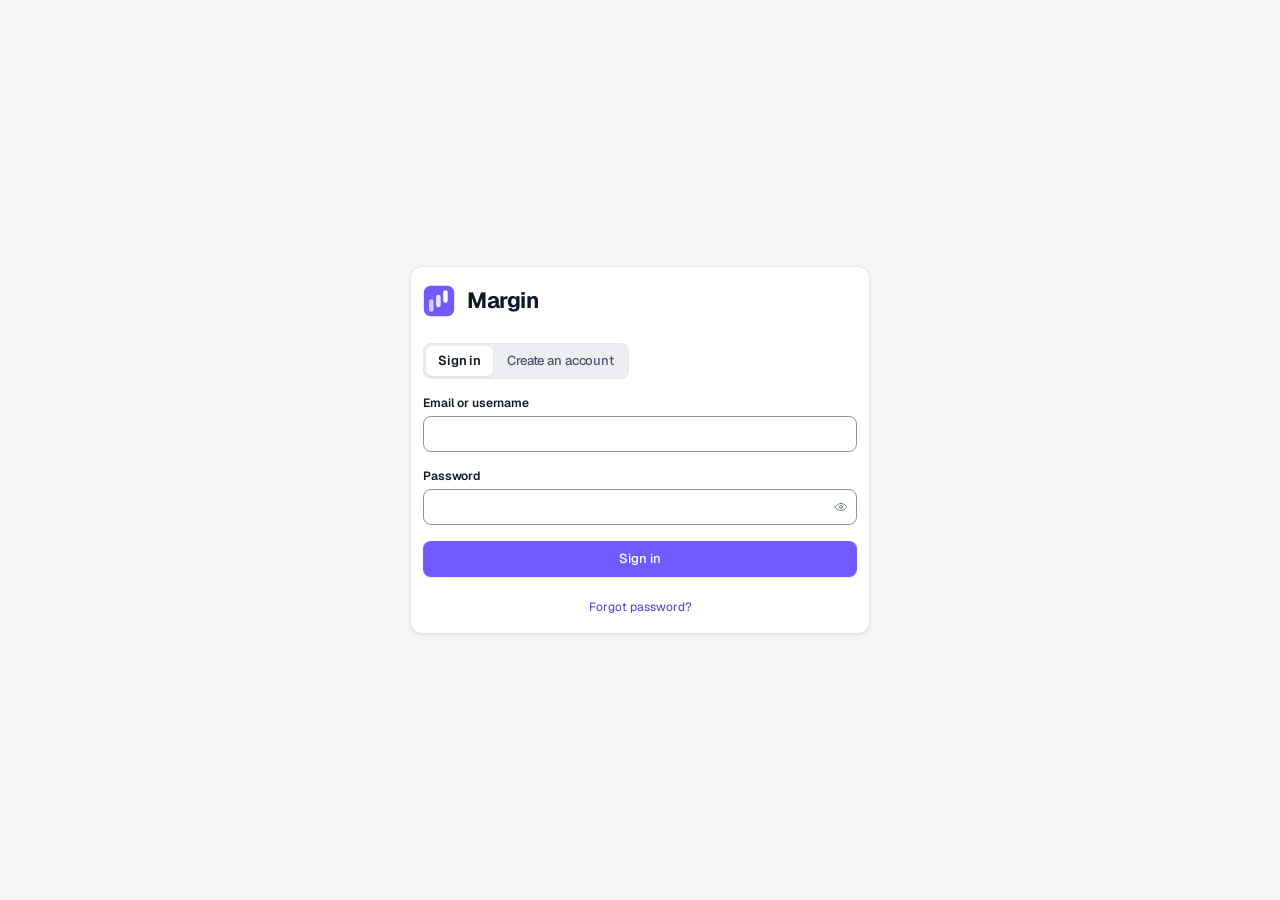
<file: dashboard/index.html>
<!doctype html>
<html lang="en-US">
  <head>
    <meta charset="utf-8" />
    <meta name="viewport" content="width=device-width, initial-scale=1" />
    <title>Dashboard — Margin</title>
    <meta name="description" content="What your eBay shops sold, what eBay took, what the stock cost and what you kept." />
    <meta name="robots" content="noindex" />
    <link rel="icon" href="../favicon.svg" type="image/svg+xml" />
    <link rel="apple-touch-icon" href="../icon-180.png" />
    <!--
      The page's own typeface, asked for with the page rather than once the stylesheet has been read
      and a heading found that needs it: until then every word is drawn in a fallback and drawn again.
      `crossorigin` because a font is always fetched in CORS mode, and a preload without it is fetched twice.
    -->
    <link rel="preload" href="../assets/geist-latin-var-BgDaEnEv.woff2" as="font" type="font/woff2" crossorigin />
    <script type="module" crossorigin src="../assets/dashboard-CJRMDCCZ.js"></script>
    <link rel="modulepreload" crossorigin href="../assets/keys-CrjuZVQ3.js">
    <link rel="modulepreload" crossorigin href="../assets/intl-Sh2Yzac5.js">
    <link rel="stylesheet" crossorigin href="../assets/keys-BOXvPxFu.css">
    <link rel="stylesheet" crossorigin href="../assets/dashboard-DAGbi-Xu.css">
  </head>
  <body>
    <!--
      Operate. Every figure here is one somebody is about to make a decision on, so the page is
      arranged for scanning: the money first at any width, the run of trading under it, then the
      products, then what the watching has been doing. Four views, one shell, no page loads.
    -->

    <!--
      What is on screen while the stored session is being checked.

      Both of the two things below start hidden, so until `/api/account/me` answered the page was a
      blank white rectangle — no wordmark, no spinner, no text — for as long as that took. Measured
      at a five-second answer it was still empty at four. This is here from the first paint and goes
      the moment either of them is shown.
    -->
    <main class="gate" id="booting">
      <div class="card gateCard">
        <span class="lock gateLock"><span class="tile" aria-hidden="true"></span><b>Margin</b></span>
        <p class="loading" role="status"><span class="spinner" aria-hidden="true"></span>Loading your account…</p>
      </div>
    </main>

    <!-- Signed out. Nothing else exists until this is answered. -->
    <main class="gate" id="gate" hidden>
      <div class="card gateCard">
        <a class="lock gateLock" href="../"><span class="tile" aria-hidden="true"></span><b>Margin</b></a>

        <!--
          The page's heading, which it did not have.

          A screen has to say what it is, and this one opened with a wordmark, two buttons and a
          form: to anything reading the document outline - a screen reader's heading list, a
          browser's reader view, a search engine - the sign-in page was a page about nothing. It is
          visually hidden rather than drawn, because the card already says the same thing twice in
          the wordmark above it and the pressed button below it, and a third is noise on screen and
          silence off it.
        -->
        <h1 class="sr-only" id="gateHeading">Sign in to Margin</h1>

        <!--
          Two buttons that change one form, said as two buttons that change one form.

          This was a `role="tablist"` of two `role="tab"`s pointing at a form that was not a
          tabpanel, which promises a screen-reader user arrow-key movement into a panel that does
          not exist. A pressed-state group is what is actually here, and it is honest.
        -->
        <div class="tabs" role="group" aria-label="Sign in or create an account">
          <button type="button" id="tabIn" aria-pressed="true">Sign in</button>
          <button type="button" id="tabUp" aria-pressed="false">Create an account</button>
        </div>

        <!-- What was pressed on the pricing table, carried through so the card knows why you are here. -->
        <p class="gateWanted" id="gateWanted" hidden></p>
        <!-- What the page that went before said as it left, when it was news rather than a refusal: an account deleted. -->
        <p class="gateWanted" id="gateNotice" role="status" hidden></p>

        <form id="gateForm" novalidate>
          <!--
            One box, two questions: signing in takes an email or a username (a username never has an
            @ in it, which is how the server tells them apart); creating an account asks for the
            email here and the username under it. `setMode` changes the label, type and autocomplete.
          -->
          <label class="field">
            <span id="emailLabel">Email or username</span>
            <input type="text" id="email" name="email" autocomplete="username" autocapitalize="none" spellcheck="false" required />
          </label>
          <label class="field onlyUp" hidden>
            <span>Username</span>
            <input type="text" id="username" name="username" autocomplete="username" autocapitalize="none" spellcheck="false" maxlength="30" aria-describedby="usernameSay" />
            <em id="usernameSay">3–30 letters, numbers, dots, dashes or underscores. You can change it once every 7 days.</em>
          </label>
          <!--
            Hold to read it back.

            A press-and-hold rather than a latch, because a password left showing is a password
            somebody walks past and reads. It is a real button so it is reachable by keyboard, and
            it never steals the caret from the box it belongs to.
          -->
          <label class="field">
            <span>Password</span>
            <span class="pw">
              <input type="password" id="password" name="password" autocomplete="current-password" required />
              <button type="button" class="pwPeek" id="peekPassword" aria-label="Hold to show the password" aria-pressed="false"><svg viewBox="0 0 24 24" fill="none" stroke="currentColor" stroke-width="1.6" stroke-linecap="round" stroke-linejoin="round" aria-hidden="true"><path d="M2 12s3.6-6 10-6 10 6 10 6-3.6 6-10 6-10-6-10-6Z" /><circle cx="12" cy="12" r="2.6" /></svg></button>
            </span>
            <!--
              How far off the minimum it is, drawn and said.

              The bar is `aria-hidden` and the line under it carries the same fact in words, so a
              reader who cannot see the fill is not left with "at least 10 characters" and no idea
              how many they have typed.
            -->
            <span class="pwBar onlyUp" id="pwBar" hidden aria-hidden="true"><i id="pwFill"></i></span>
            <em class="onlyUp" id="pwSay" hidden>At least 10 characters. Length is what makes a password hard to guess.</em>
          </label>
          <label class="field onlyUp" hidden>
            <span>Confirm password</span>
            <span class="pw">
              <input type="password" id="password2" name="password2" autocomplete="new-password" />
              <button type="button" class="pwPeek" id="peekPassword2" aria-label="Hold to show the password" aria-pressed="false"><svg viewBox="0 0 24 24" fill="none" stroke="currentColor" stroke-width="1.6" stroke-linecap="round" stroke-linejoin="round" aria-hidden="true"><path d="M2 12s3.6-6 10-6 10 6 10 6-3.6 6-10 6-10-6-10-6Z" /><circle cx="12" cy="12" r="2.6" /></svg></button>
            </span>
          </label>
          <label class="field onlyUp" hidden>
            <span>What do you want to call your shop?</span>
            <input type="text" id="shopLabel" name="shopLabel" autocomplete="off" placeholder="My shop" maxlength="60" />
            <em>Just a name for you, so you can tell your shops apart. You can change it later.</em>
          </label>
          <p class="formError" id="gateError" role="alert" hidden></p>
          <button class="btn primary" type="submit" id="gateGo">Sign in</button>
          <!-- What creating an account agrees to, said under the button that does it. New tabs, so a half-filled card is not lost. -->
          <p class="gateLegal onlyUp" hidden>By creating an account, you agree to the <a href="../terms/" target="_blank" rel="noopener">Terms of Use</a> and the <a href="../privacy/" target="_blank" rel="noopener">Privacy Policy</a>.</p>
          <button class="linkish gateLink onlyIn" type="button" id="forgotOpen">Forgot password?</button>
          <!--
            After Sign out on this site, the page stops taking the panel's session by itself (it
            signed the seller straight back in). This is the way to take it on purpose.
          -->
          <button class="linkish gateLink" type="button" id="usePanel" hidden>Use the Margin panel's sign-in</button>
          <p class="gateWanted" id="panelSaid" role="status" hidden></p>
        </form>

        <!--
          A forgotten password, step one: where to send the link.

          The answer is the same whatever the address, so the card cannot be used to find out who has
          an account; and where this server cannot send email it says so, rather than promising a link
          that will never come.
        -->
        <form id="forgotForm" class="gateAlt" novalidate hidden>
          <h2>Reset your password</h2>
          <p class="gateSaid">Enter the email you signed up with. Margin will email you a link to choose a new password.</p>
          <label class="field">
            <span>Email</span>
            <input type="email" id="forgotEmail" name="email" autocomplete="username" spellcheck="false" required />
          </label>
          <p class="formError" id="forgotError" role="alert" hidden></p>
          <p class="gateWanted" id="forgotDone" role="status" hidden></p>
          <button class="btn primary" type="submit" id="forgotGo">Send reset link</button>
          <button class="linkish gateLink" type="button" id="forgotBack">Back to sign in</button>
        </form>

        <!-- Step two, from the emailed link (?reset=…): the new password, and signed in with it. -->
        <form id="resetForm" class="gateAlt" novalidate hidden>
          <h2>Choose a new password</h2>
          <p class="gateSaid">This signs you in here, and signs you out everywhere else, including the Margin panel.</p>
          <input type="text" id="resetUser" name="username" autocomplete="username" hidden />
          <label class="field">
            <span>New password</span>
            <span class="pw">
              <input type="password" id="resetPassword" name="password" autocomplete="new-password" required />
              <button type="button" class="pwPeek" id="peekReset" aria-label="Hold to show the password" aria-pressed="false"><svg viewBox="0 0 24 24" fill="none" stroke="currentColor" stroke-width="1.6" stroke-linecap="round" stroke-linejoin="round" aria-hidden="true"><path d="M2 12s3.6-6 10-6 10 6 10 6-3.6 6-10 6-10-6-10-6Z" /><circle cx="12" cy="12" r="2.6" /></svg></button>
            </span>
            <span class="pwBar" id="resetBar" aria-hidden="true"><i id="resetFill"></i></span>
            <em id="resetSay">At least 10 characters. Length is what makes a password hard to guess.</em>
          </label>
          <label class="field">
            <span>Confirm new password</span>
            <span class="pw">
              <input type="password" id="resetAgain" name="again" autocomplete="new-password" required />
              <button type="button" class="pwPeek" id="peekResetAgain" aria-label="Hold to show the password" aria-pressed="false"><svg viewBox="0 0 24 24" fill="none" stroke="currentColor" stroke-width="1.6" stroke-linecap="round" stroke-linejoin="round" aria-hidden="true"><path d="M2 12s3.6-6 10-6 10 6 10 6-3.6 6-10 6-10-6-10-6Z" /><circle cx="12" cy="12" r="2.6" /></svg></button>
            </span>
          </label>
          <p class="formError" id="resetError" role="alert" hidden></p>
          <button class="btn primary" type="submit" id="resetGo">Set new password</button>
          <button class="linkish gateLink" type="button" id="resetBack">Back to sign in</button>
        </form>

        <!-- Where a password typed on this card goes, whenever that is not Margin's own server. -->
        <p class="gateServer" id="gateServer" hidden></p>
      </div>
    </main>

    <!-- Signed in. -->
    <div class="app" id="app" hidden>
      <a class="skip" href="#main">Skip to content</a>
      <aside>
        <a class="lock" href="../"><span class="tile" aria-hidden="true"></span><b>Margin</b></a>

        <div class="shopPicker">
          <label class="sr-only" for="shopSelect">Shop</label>
          <select id="shopSelect"></select>
        </div>

        <button class="jump" type="button" id="openCmd">
          <svg viewBox="0 0 14 14" aria-hidden="true" fill="none" stroke="currentColor" stroke-width="1.6" stroke-linecap="round"><circle cx="6" cy="6" r="4" /><path d="m9.2 9.2 3 3" /></svg>
          Jump to…<kbd>Ctrl K</kbd>
        </button>

        <nav class="side" aria-label="Pages">
          <button type="button" data-view="overview" class="here"><svg viewBox="0 0 16 16" aria-hidden="true"><path d="M3 13V7M8 13V3M13 13v-4" /></svg>Overview</button>
          <button type="button" data-view="listings"><svg viewBox="0 0 16 16" aria-hidden="true"><path d="M2 4h12M2 8h12M2 12h8" /></svg>Listings</button>
          <button type="button" data-view="orders"><svg viewBox="0 0 16 16" aria-hidden="true"><path d="M2.5 5.5h11v8h-11z" /><path d="M2.5 5.5 4 2.5h8l1.5 3M6 8.5h4" /></svg>Orders<span class="dot" id="ordersDot" hidden></span></button>
          <button type="button" data-view="activity"><svg viewBox="0 0 16 16" aria-hidden="true"><path d="M1.5 8.5h3l2-5 3 10 2-5h3" /></svg>Activity</button>
          <button type="button" data-view="shops"><svg viewBox="0 0 16 16" aria-hidden="true"><path d="M2.5 6.5h11l-1 7h-9z" /><path d="M5.5 6.5V4a2.5 2.5 0 0 1 5 0v2.5" /></svg>Shops</button>
          <button type="button" data-view="leaderboard"><svg viewBox="0 0 16 16" aria-hidden="true"><path d="M1.5 13.5h13M2.5 13.5v-4h3.5v4M6 13.5v-7h4v7M10 13.5v-3h3.5v3" /></svg>Leaderboard</button>
          <button type="button" data-view="plan"><svg viewBox="0 0 16 16" aria-hidden="true"><rect x="2" y="4" width="12" height="9" rx="2" /><path d="M2 7h12" /></svg>Plan</button>
          <button type="button" data-view="account"><svg viewBox="0 0 16 16" aria-hidden="true"><circle cx="8" cy="5.5" r="2.5" /><path d="M3 13.5c.7-2.4 2.6-3.7 5-3.7s4.3 1.3 5 3.7" /></svg>Account</button>
          <!-- Shown only when the server says this account is the admin's. Hiding it is not the lock: see `services/admin.ts`. -->
          <button type="button" data-view="admin" id="adminNav" hidden><svg viewBox="0 0 16 16" aria-hidden="true"><path d="M8 1.5 13.5 4v4c0 3.2-2.3 5.6-5.5 6.5C4.8 13.6 2.5 11.2 2.5 8V4z" /><path d="m5.8 8.2 1.6 1.6 3-3.2" /></svg>Admin</button>
        </nav>

        <div class="side-foot">
          <label class="lookPick">
            <span class="sr-only">How this page looks</span>
            <select id="lookSelect">
              <option value="shared">From my panel</option>
              <option value="system">Follow this browser</option>
              <option value="light">Light</option>
              <option value="dark">Dark</option>
            </select>
          </label>
          <!--
            Error reports: off until turned on, here and in the panel separately, since each is its
            own browser's say. The switch is in the window this opens, under what reports hold, so it
            is read before it is chosen; the link says which way it is set. See errorReports.ts.
          -->
          <button class="linkish" type="button" id="errorReportsWhat" aria-haspopup="dialog">Error reports: Off</button>
          <p class="who" id="who"></p>
          <button class="linkish" type="button" id="changePassword">Change password</button>
          <button class="linkish" type="button" id="signOut">Sign out</button>
        </div>
      </aside>

      <main id="main" tabindex="-1">
        <p class="strip" id="failure" role="alert" hidden></p>
        <!-- Said when the deployed backend is older than this page; see checkTheServer. -->
        <p class="strip warn" id="behind" role="status" hidden></p>
        <!-- Said when the checker has been silent long enough to matter; see checkerQuiet. -->
        <p class="strip warn" id="checkerQuiet" role="status" hidden></p>
        <!-- Said when the app is close to eBay's daily limit, which every shop shares; see allowanceSaid. -->
        <p class="strip warn" id="allowanceWarn" role="status" hidden></p>
        <!--
          Said when a source has stopped selling a listing eBay still sells; see views/GoneStrip. It
          asks and never acts: each button confirms first, and neither can end a listing.
        -->
        <div id="goneWarn" hidden></div>

        <!-- ---------------------------------------------------------------- Overview -->
        <section class="view" data-view="overview">
          <div class="pagehead">
            <div class="titles">
              <h1 id="overviewTitle">Overview</h1>
              <p class="sub" id="periodSaid">&nbsp;</p>
              <p class="sub" id="scopeSaid" hidden>Feedback, traffic, returns, the selling limit and When you sell show one shop at a time.</p>
            </div>
            <div class="tools">
              <!--
                One shop's figures, or every shop's added up. Only with two shops or more, and only
                once the server says it totals them (`all-shops`): see `totalling` in dashboard.ts.
              -->
              <div class="seg scopeSeg" role="group" aria-label="Which shops" id="scopeSeg" hidden>
                <button type="button" id="scopeOne" aria-pressed="true">This shop</button>
                <button type="button" id="scopeAll" aria-pressed="false">All shops</button>
              </div>
              <div class="seg" role="group" aria-label="Period">
                <button type="button" data-days="7">7 days</button>
                <button type="button" data-days="30" aria-pressed="true">30 days</button>
                <button type="button" data-days="90">90 days</button>
                <button type="button" data-days="365">A year</button>
                <!--
                  A period the seller draws themselves.

                  Four presets answer "how is it going"; they cannot answer "how did that fortnight
                  in August go", which is the question somebody asks after a promotion, a price
                  change or a bad week. It sits with them rather than somewhere else, because it is
                  the same control.
                -->
                <button type="button" id="rangeOpen" aria-expanded="false" aria-controls="rangeRow">Dates…</button>
              </div>
              <button class="btn ghost" type="button" id="refresh">Refresh</button>
              <!--
                The Overview's own arrangement: customize.ts. While it is on, Save stands where
                Customize was, so the way out is where the way in was. Not offered on a narrow
                screen, where the grid is one column and arranging it is a wide-screen job.
              -->
              <button class="btn ghost" type="button" id="customize" aria-controls="editBar sects"><svg viewBox="0 0 16 16" aria-hidden="true" fill="none" stroke="currentColor" stroke-width="1.6" stroke-linejoin="round"><rect x="2" y="2" width="5" height="5" rx="1.2" /><rect x="9" y="2" width="5" height="5" rx="1.2" /><rect x="2" y="9" width="12" height="5" rx="1.2" /></svg><span class="lbl">Customize</span></button>
              <button class="btn primary" type="button" id="customizeSave" hidden>Save</button>
            </div>
            <!--
              The two ends, revealed by the button above rather than standing there. `type="date"`
              is the browser's own picker, its own calendar and its own locale — a month grid this
              page drew itself would be worse in every one of those and a thousand lines besides.
            -->
            <div class="rangeRow" id="rangeRow" hidden>
              <label for="rangeFrom">From</label>
              <input type="date" id="rangeFrom" />
              <label for="rangeTo">To</label>
              <input type="date" id="rangeTo" />
              <button class="btn" type="button" id="rangeGo">Show these dates</button>
              <span class="rangeSaid" id="rangeSaid" role="status"></span>
            </div>
          </div>

          <div class="loading" id="loading" role="status" hidden><span class="spinner" aria-hidden="true"></span>Loading your shop…</div>

          <div id="overviewBody" hidden>
            <div class="prompt" id="connectPrompt" hidden></div>
            <!-- Said when the orders behind the figures could not be read, in the server's words (`ordersError`). -->
            <p class="strip warn" id="ordersShort" role="status" hidden></p>
            <!--
              Customizing the Overview (customize.ts): four buttons and nothing to read, because
              the page itself is what is being arranged and every element on it says what it is.
              Shown only while Customize is on; Save is in the page head, where it stays in reach
              however far down the page you are. The list under Add element is the elements that
              are off the page, each with a line saying what it would show. Layouts (library.ts) is
              the premade arrangements and the seller's own, to load, save, rename, update and delete.
            -->
            <div class="editBar" id="editBar" hidden>
              <div class="addWrap" id="addWrap">
                <button class="btn ghost" type="button" id="addElement" aria-expanded="false" aria-controls="addTray">Add element</button>
                <div class="addTray" id="addTray" hidden>
                  <ul id="addList" aria-label="Elements you can add"></ul>
                  <p class="addNone" id="addNone">Every element is on the Overview.</p>
                </div>
              </div>
              <button class="btn ghost" type="button" id="addSection">Add section</button>
              <div class="addWrap" id="layoutsWrap">
                <button class="btn ghost" type="button" id="layoutsOpen" aria-expanded="false" aria-controls="layoutsTray">Layouts</button>
                <div class="addTray layoutsTray" id="layoutsTray" hidden>
                  <button class="btn ghost" type="button" id="layoutNew">Save as new layout</button>
                  <form class="layoutNew" id="layoutNewForm" hidden>
                    <label class="sr-only" for="layoutNewName">Name for the new layout</label>
                    <input type="text" id="layoutNewName" maxlength="40" autocomplete="off" aria-describedby="layoutNewErr" />
                    <button class="btn primary" type="submit">Save</button>
                    <button class="btn ghost" type="button" id="layoutNewCancel">Cancel</button>
                    <p class="lyErr" id="layoutNewErr" hidden></p>
                  </form>
                  <ul id="layoutList" aria-label="Layouts"></ul>
                  <button class="linkish" type="button" id="layoutsBack" hidden>Bring back premade layouts</button>
                </div>
              </div>
              <button class="btn ghost" type="button" id="layoutReset">Reset to default</button>
            </div>
            <!-- What a keyboard does to an element while the page is arranged, read out when one takes the focus. -->
            <p class="sr-only" id="elementKeys">Arrow keys move it. Shift and the arrow keys resize it. Delete removes it.</p>

            <!--
              The Overview: sections, each a title over a grid twelve columns wide. customize.ts
              builds them from the layout (layout.ts) and moves each element below into its place.
            -->
            <div class="sects" id="sects"></div>

            <!--
              Every element the Overview can place, named by `data-el` (the list, and where each
              goes as designed, is `ELEMENTS` in layout.ts).

              customize.ts wraps each one in a grid item at start-up and moves the items between
              sections, never what is inside them, so every id a `paint*` reaches for stays where it
              was and React's roots never notice. One the seller has taken off waits here, still
              painted, out of sight. An element's own `hidden`, which the figures set when there is
              nothing to show, is left alone: the item round it shows a quiet line in its place,
              because a hole in a grid somebody arranged by hand would read as a fault.
            -->
            <div class="parked" id="parked" hidden>
              <!--
                The money, as four figures, a ring and a bar.

                The four tiles are the arithmetic — sales less eBay's fee less the stock is the profit
                — but read as four separate figures a seller still has to do the division to answer the
                question they actually have, which is what share of a sale they keep. The ring and the
                bar are the same three shares twice, because they answer two different questions: the
                ring is "what fraction of a sale do I keep", read at a glance against a whole; the bar
                is the order the money leaves and where each share starts and stops.
              -->
              <dl class="cards one" id="statSales" data-el="sales"></dl>
              <dl class="cards one" id="statFees" data-el="fees"></dl>
              <dl class="cards one" id="statCost" data-el="cost"></dl>
              <dl class="cards one" id="statProfit" data-el="profit"></dl>
              <section class="card ringCard" id="ringCard" data-el="profitRing" hidden>
                <div class="splitPie" id="splitPie" role="img"></div>
              </section>
              <section class="card splitCard" id="splitCard" data-el="profitSplit" hidden>
                <div class="splitBars" id="flowSplit" role="img">
                  <div class="splitBar" id="splitBar" aria-hidden="true"></div>
                  <div class="splitKey" id="splitKey" aria-hidden="true"></div>
                </div>
                <p class="founded" id="founded"></p>
              </section>

              <section class="card chartCard" id="trendCard" data-el="trend">
                <header>
                  <h2 id="trendTitle">Sales and profit</h2>
                  <span class="meta" id="trendMeta"></span>
                  <!-- A line says which way it is going; bars compare one period against another. -->
                  <div class="seg small" id="trendLook" role="group" aria-label="Chart type">
                    <button type="button" data-look="area" aria-pressed="true">Line</button>
                    <button type="button" data-look="bars" aria-pressed="false">Bars</button>
                  </div>
                </header>
                <div class="pad">
                  <!-- The key carries each series' total, so the chart gains a summary instead of a label. -->
                  <div class="key" id="trendKey"></div>
                  <figure>
                    <div class="chartHost" id="trendChart"></div>
                    <figcaption id="trendSays">Sales is what buyers paid. Profit is sales minus eBay's fees minus what the stock cost.</figcaption>
                  </figure>
                  <!--
                    The figures as a table: a day's mark is a 24px target on a thirty-day window, and
                    the table is where the fees and stock cost behind each figure are.
                  -->
                  <details>
                    <summary>Show these as a table</summary>
                    <div class="scroller">
                      <table id="weeksTable" aria-labelledby="trendTitle">
                        <thead>
                          <tr>
                            <th scope="col" id="trendWhen">Week ending</th>
                            <th scope="col" class="n">Orders</th>
                            <th scope="col" class="n">Sales</th>
                            <th scope="col" class="n">eBay fees</th>
                            <th scope="col" class="n">Item cost</th>
                            <th scope="col" class="n">Profit</th>
                          </tr>
                        </thead>
                        <tbody id="weeksBody"></tbody>
                      </table>
                    </div>
                  </details>
                </div>
              </section>

              <!--
                What needs doing, in one place, beside the chart.

                Late orders, listings still for sale with no stock behind them, listings under the
                margin floor, pages the checks could not read — each of these used to be a red
                figure inside a different card, so finding out whether anything needed you meant
                reading every card. Now it is one list, and the orders waiting to go out sit under
                it by default, because they are the commonest thing on it.
              -->
              <section class="card" id="attentionCard" data-el="attention">
                <header><h2>Needs attention</h2><span class="meta" id="attentionMeta"></span></header>
                <div id="attentionList"></div>
              </section>
              <section class="card" id="toShipCard" data-el="toShip" hidden>
                <header><h2>Orders to ship</h2><span class="meta" id="toShipMeta"></span></header>
                <div id="dispatchList"></div>
              </section>

              <!--
                The funnel: seen, opened, bought. Traffic leads because it is the one figure this
                tool cannot work out for itself — and the only one that separates "nothing sells"
                from "nothing is seen".

                eBay's four reports, each a tile of its own: a label, the figure, the change against
                the period before and a sparkline — which is the part that tells a steady climb from a
                spike that has already fallen back, since those are the same number at both ends. The
                chart draws one of them over the period on an axis that is its own, picked in its own
                header: three series on one picture meant two of them were drawn against a scale that
                was not theirs, and a rate and a count shared an axis.
              -->
              <div class="card tileCard" id="kpiImpressions" data-el="impressions" hidden></div>
              <div class="card tileCard" id="kpiViews" data-el="pageViews" hidden></div>
              <div class="card tileCard" id="kpiCtr" data-el="clickThrough" hidden></div>
              <div class="card tileCard" id="kpiConversion" data-el="conversion" hidden></div>
              <section class="card chartCard" id="trafficCard" data-el="trafficChart" hidden>
                <header>
                  <h2>Traffic</h2>
                  <span class="meta" id="trafficMeta"></span>
                  <label class="sr-only" for="trafficMetric">Traffic figure to chart</label>
                  <select id="trafficMetric" class="sortPick">
                    <option value="impressions">Impressions</option>
                    <option value="views">Listing page views</option>
                    <option value="ctr">Click-through rate</option>
                    <option value="conversion">Sales conversion rate</option>
                  </select>
                  <div class="seg small" id="trafficLook" role="group" aria-label="Chart type">
                    <button type="button" data-look="area" aria-pressed="true">Line</button>
                    <button type="button" data-look="bars" aria-pressed="false">Bars</button>
                  </div>
                </header>
                <div class="pad" id="trafficPad" hidden>
                  <div class="chartHost" id="trafficChart"></div>
                </div>
                <p class="cardFoot" id="trafficSaid" hidden></p>
              </section>

              <section class="card" id="ordersCard" data-el="orders">
                <header><h2>Orders</h2><span class="meta" id="postingMeta"></span></header>
                <div class="insight" id="postingHealth"></div>
                <p class="cardFoot" id="postingSaid"></p>
              </section>

              <section class="card" id="buyersCard" data-el="buyers" hidden>
                <header><h2>Buyers</h2><span class="meta" id="buyersMeta"></span></header>
                <div class="insight" id="buyersHealth"></div>
                <p class="cardFoot" id="buyersSaid"></p>
              </section>

              <!--
                Which products. The table has the whole width, because its one job is to say which
                product made the money and a narrower one cut every name at thirty characters. Under
                it, what is different about them: what moved against the period before, what they
                sold as, and what came back.
              -->
              <section class="card overviewProducts" id="productsCard" data-el="products">
                <header>
                  <h2 id="productsTitle">Product sales</h2>
                  <span class="meta" id="productsMeta"></span>
                  <!-- Best by profit is the right default; which "best" means is the reader's to say. -->
                  <label class="sr-only" for="productSort">Sort products by</label>
                  <select id="productSort" class="sortPick">
                    <option value="profit">Most profit</option>
                    <option value="margin">Best margin</option>
                    <option value="units">Most sold</option>
                    <option value="sales">Most sales</option>
                  </select>
                  <!-- The same rows the table shows, in the order it shows them, for the spreadsheet. -->
                  <button type="button" id="productsCsv" class="btn ghost">Download CSV</button>
                </header>
                <div class="pad">
                  <div class="scroller">
                    <table id="productTable" aria-labelledby="productsTitle">
                      <thead>
                        <tr>
                          <!-- Every heading sorts by its own column; the select beside the table stays in step. -->
                          <th scope="col"><button type="button" class="sortBy" data-key="name">Product<svg class="arrow" viewBox="0 0 8 8" aria-hidden="true"><path d="M1 2.5 4 6l3-3.5" fill="none" stroke="currentColor" stroke-width="1.5" stroke-linecap="round"/></svg></button></th>
                          <th scope="col" class="n"><button type="button" class="sortBy" data-key="units">Sold<svg class="arrow" viewBox="0 0 8 8" aria-hidden="true"><path d="M1 2.5 4 6l3-3.5" fill="none" stroke="currentColor" stroke-width="1.5" stroke-linecap="round"/></svg></button></th>
                          <th scope="col" class="n"><button type="button" class="sortBy" data-key="price">eBay price<svg class="arrow" viewBox="0 0 8 8" aria-hidden="true"><path d="M1 2.5 4 6l3-3.5" fill="none" stroke="currentColor" stroke-width="1.5" stroke-linecap="round"/></svg></button></th>
                          <th scope="col" class="n"><button type="button" class="sortBy" data-key="cost">Item cost<svg class="arrow" viewBox="0 0 8 8" aria-hidden="true"><path d="M1 2.5 4 6l3-3.5" fill="none" stroke="currentColor" stroke-width="1.5" stroke-linecap="round"/></svg></button></th>
                          <th scope="col" class="n"><button type="button" class="sortBy" data-key="each">Profit each<svg class="arrow" viewBox="0 0 8 8" aria-hidden="true"><path d="M1 2.5 4 6l3-3.5" fill="none" stroke="currentColor" stroke-width="1.5" stroke-linecap="round"/></svg></button></th>
                          <th scope="col" class="n"><button type="button" class="sortBy" data-key="margin" title="Profit as a share of item cost">Margin<svg class="arrow" viewBox="0 0 8 8" aria-hidden="true"><path d="M1 2.5 4 6l3-3.5" fill="none" stroke="currentColor" stroke-width="1.5" stroke-linecap="round"/></svg></button></th>
                          <th scope="col" class="n" aria-sort="descending"><button type="button" class="sortBy" data-key="profit">Profit<svg class="arrow" viewBox="0 0 8 8" aria-hidden="true"><path d="M1 2.5 4 6l3-3.5" fill="none" stroke="currentColor" stroke-width="1.5" stroke-linecap="round"/></svg></button></th>
                        </tr>
                      </thead>
                      <tbody id="productsBody"></tbody>
                    </table>
                  </div>
                  <p class="empty" id="productsEmpty" hidden>No sales in this period yet.</p>
                  <div class="moreRow" id="productsMore" hidden></div>
                </div>
              </section>

              <section class="card" id="moversCard" data-el="movers" hidden>
                <header><h2>What changed</h2><span class="meta" id="moversMeta"></span></header>
                <div id="moversList"></div>
              </section>

              <section class="card" id="categoriesCard" data-el="categories" hidden>
                <header><h2>Sales by category</h2><span class="meta" id="categoriesMeta"></span></header>
                <div id="categoriesList"></div>
              </section>

              <section class="card" id="returnsCard" data-el="returns" hidden>
                <header><h2>Returns</h2><span class="meta" id="returnsMeta"></span></header>
                <div class="insight" id="returnsHealth"></div>
              </section>

              <!-- The shop's own state: what is listed, what the checks did to it, and what buyers say of it. -->
              <section class="card" id="stockCard" data-el="listings">
                <header><h2>Listings</h2></header>
                <div class="insight" id="shopHealth"></div>
                <!-- What eBay will let this account list this month. A new seller is capped and
                     nothing warns them; the publish simply starts failing. -->
                <div class="cardFoot" id="limitFoot" hidden>
                  <p class="limitSaid" id="limitSaid"></p>
                  <i class="limitTrack" aria-hidden="true"><i id="limitFill"></i></i>
                </div>
              </section>

              <section class="card" id="checksCard" data-el="checks">
                <header><h2>Stock and price checks</h2><span class="meta">last 24 hours</span></header>
                <div class="insight" id="checkHealth"></div>
                <!-- When this browser was last awake. The checking runs in the seller's own Chrome,
                     so the failure worth reporting is silence rather than an error. -->
                <p class="cardFoot" id="checkHealthMeta"></p>
              </section>

              <!--
                Of the listings for sale, how many sold at least once.

                Profit says how the shop did; this says whether to list more or list better, which
                is the decision a reseller actually makes each week. Forty-one listings and four
                that sold is a listing problem; four and four is a supply problem.
              -->
              <section class="card" id="sellThroughCard" data-el="sellThrough" hidden>
                <header><h2>Listings that sold</h2><span class="meta" id="sellThroughMeta"></span></header>
                <div class="insight" id="sellThroughHealth"></div>
              </section>

              <!--
                What the tool itself did, from the events it already records.

                A tool that changes a live listing on its own earns its keep by saying what it
                changed. Deliberately no "protected about £X": what a listing hidden before an order
                arrived saved is a guess about orders that never happened.
              -->
              <section class="card" id="didCard" data-el="did" hidden>
                <header><h2>What Margin did</h2><span class="meta" id="didMeta">this period</span></header>
                <div class="insight" id="didHealth"></div>
              </section>

              <!--
                What is on the shelf: the question beside eBay's selling limit, and the one a
                reseller asks before buying more stock. None of it is money spent — nothing is
                bought until it sells.
              -->
              <!--
                When the orders actually arrive.

                Small, and it answers two things no money figure does: when to be at the desk, and
                when a promoted listing would earn its fee.
              -->
              <section class="card" id="whenCard" data-el="when" hidden>
                <header><h2>When you sell</h2><span class="meta" id="whenMeta"></span></header>
                <div class="pad"><div class="whenGrid" id="whenGrid"></div></div>
              </section>

              <section class="card" id="shelfCard" data-el="shelf" hidden>
                <header><h2>Listed now</h2><span class="meta" id="shelfMeta"></span></header>
                <div class="insight" id="shelfHealth"></div>
              </section>

              <section class="card" id="reviewsCard" data-el="reviews" hidden>
                <header><h2>Feedback</h2><span class="meta" id="reviewsMeta"></span></header>
                <div class="insight" id="reviewsHealth"></div>
                <div id="reviewsList"></div>
              </section>
            </div>
            <p class="foot">
              Sales and eBay fees are the figures eBay reports. Item cost is the product page's price at the last
              check, so it is an estimate of what you paid.
            </p>
          </div>
        </section>

        <!-- ---------------------------------------------------------------- Listings -->
        <section class="view" data-view="listings" hidden>
          <div class="pagehead">
            <div class="titles">
              <h1>Listings</h1>
            </div>
            <div class="tools">
              <label class="sr-only" for="listingShop">Shop</label>
              <select id="listingShop"></select>
              <label class="sr-only" for="listingView">Show</label>
              <select id="listingView" class="sortPick">
                <option value="active" selected>All on eBay</option>
                <option value="all">All listings</option>
                <option value="trouble">Needs attention</option>
                <option value="gone">Out of stock at store</option>
                <option value="live">In stock at store</option>
                <option value="ended">Ended</option>
                <!-- Still on eBay; the seller told the panel to leave it alone. Findable, not counted. -->
                <option value="stopped">Checks stopped</option>
                <option value="unlinked">No product page</option>
                <!-- Saved views: the shapes a problem actually arrives in, one press each. -->
                <option value="stale">Not checked in a day</option>
                <option value="floor">Below minimum profit</option>
                <option value="exposed">For sale, no stock</option>
                <option value="quiet">No sales this period</option>
              </select>
              <label class="sr-only" for="listingSort">Sort by</label>
              <select id="listingSort" class="sortPick">
                <option value="attention">Needs attention</option>
                <option value="profit">Most profit</option>
                <option value="margin">Best margin</option>
                <option value="price">Highest price</option>
                <option value="title">By name</option>
                <option value="checked">Longest unchecked</option>
              </select>
              <label class="sr-only" for="listingSearch">Search</label>
              <input type="search" id="listingSearch" placeholder="Search listings" aria-label="Search by title, SKU or product code" title="Search by title, SKU or product code" />
              <button class="btn ghost" type="button" id="refreshListings">Refresh</button>
            </div>
          </div>

          <div class="loading" id="listingsLoading" role="status" hidden><span class="spinner" aria-hidden="true"></span>Loading your listings…</div>

          <section class="card" id="listingsCard" hidden>
            <header><h2 id="listingsCount">Listings</h2><span class="meta" id="listingsMeta"></span></header>
            <!--
              What to do with what is ticked.

              Only the two the server can actually do, and neither can end a listing: a quantity of
              nought hides one and costs no relisting fee, and putting it back is the same route the
              rules use when a source returns. Repricing is not here because the rule that solves a
              price lives in the panel's settings and not on the server yet.
            -->
            <div class="bulkBar" id="listingsBulk" hidden>
              <span id="bulkCount"></span>
              <!--
                No "set to 0" here.

                Taking a listing off sale when its source runs out is the job this tool does on its
                own, on every check: a button asking the seller to do it by hand is either a job
                already done or a job about to be, and either way it is theatre. What is left is the
                one direction a person actually decides - putting something back on sale.
              -->
              <button class="btn ghost" type="button" id="bulkRestock">Put back in stock</button>
              <!--
                Shown only where there is something to undo: a row the seller stopped watching.

                Stopping was a one-way door until now, and only from the panel - the record left
                that browser and no screen anywhere could bring it back.
              -->
              <button class="btn ghost" type="button" id="bulkWatch" hidden>Resume checks</button>
              <button class="linkish" type="button" id="bulkClear">Clear selection</button>
              <span class="meta" id="bulkSaid"></span>
            </div>
            <div class="pad">
              <div class="scroller">
                <table id="listingsTable" class="tight" aria-labelledby="listingsCount">
                  <thead>
                    <tr>
                      <th scope="col" class="pick"><input type="checkbox" id="pickAll" aria-label="Select all listings shown" /></th>
                      <!-- Every heading that is a button sorts by its column: once up, again down. See listingSort.ts. -->
                      <th scope="col" aria-sort="none"><button type="button" class="sortBy" data-key="title">Item<svg class="arrow" viewBox="0 0 8 8" aria-hidden="true"><path d="M1 2.5 4 6l3-3.5" fill="none" stroke="currentColor" stroke-width="1.5" stroke-linecap="round"/></svg></button></th>
                      <th scope="col" id="listingShopCol">Shop</th>
                      <!--
                        Three bands, not nine equal columns: what it is, what it makes, where it
                        stands. Margin lives inside Profit because it is that profit expressed as a
                        ratio — not a second fact of its own — and giving it a column of its own
                        weight said otherwise while pushing a real figure off the right-hand edge.
                      -->
                      <th scope="col" class="n c-cost">Item cost</th>
                      <th scope="col" class="n" aria-sort="none"><button type="button" class="sortBy" data-key="price">eBay price<svg class="arrow" viewBox="0 0 8 8" aria-hidden="true"><path d="M1 2.5 4 6l3-3.5" fill="none" stroke="currentColor" stroke-width="1.5" stroke-linecap="round"/></svg></button></th>
                      <th scope="col" class="n" aria-sort="none"><button type="button" class="sortBy" data-key="profit">Profit<svg class="arrow" viewBox="0 0 8 8" aria-hidden="true"><path d="M1 2.5 4 6l3-3.5" fill="none" stroke="currentColor" stroke-width="1.5" stroke-linecap="round"/></svg></button></th>
                      <!-- The same profit as a share, with a mark at the margin the price rule aims for. -->
                      <th scope="col" class="n c-margin" aria-sort="none"><button type="button" class="sortBy" data-key="margin" title="Profit as a share of item cost">Margin<svg class="arrow" viewBox="0 0 8 8" aria-hidden="true"><path d="M1 2.5 4 6l3-3.5" fill="none" stroke="currentColor" stroke-width="1.5" stroke-linecap="round"/></svg></button></th>
                      <th scope="col">Status</th>
                      <!-- When it was last read. A shelf that is being checked every quarter of an
                           hour and one nothing has looked at since Friday read identically without
                           it, which is the question this page was most often opened with. -->
                      <th scope="col" aria-sort="none"><button type="button" class="sortBy" data-key="checked">Checked<svg class="arrow" viewBox="0 0 8 8" aria-hidden="true"><path d="M1 2.5 4 6l3-3.5" fill="none" stroke="currentColor" stroke-width="1.5" stroke-linecap="round"/></svg></button></th>
                    </tr>
                  </thead>
                  <!-- Named so React can own exactly this much: the head above it, the scroller
                       around it and the count beside it all stay the page's. -->
                  <tbody id="listingsBody"></tbody>
                </table>
              </div>
              <p class="empty" id="listingsEmpty" hidden></p>
              <div class="moreRow" id="listingsMore" hidden></div>
            </div>
          </section>
        </section>

        <!-- ---------------------------------------------------------------- Shops -->
        <!--
          Orders, on a phone.

          This existed only in the panel, which means only in desktop Chrome on the one machine the
          extension is installed on — and a dashboard is the thing a seller opens away from the
          desk. Everything here is on routes that were already serving the panel.

          Buying with the address filled in stays an extension job: it drives a retailer's own
          checkout in a tab, which a page on another origin cannot do.
        -->
        <section class="view" data-view="orders" hidden>
          <div class="pagehead">
            <div class="titles">
              <h1>Orders</h1>
              <p class="sub" id="ordersSaid">&nbsp;</p>
            </div>
            <!-- How old the list is and Refresh, drawn by `Fresh`. Which shop is the sidebar's picker, as everywhere else. -->
            <div class="tools" id="ordersFresh"></div>
          </div>
          <div class="loading" id="ordersLoading" role="status" hidden><span class="spinner" aria-hidden="true"></span>Loading your orders…</div>
          <!-- To ship, how many sold, and the newest sale, drawn by `OrderStats`. -->
          <div class="cards oStats" id="ordersSummary" hidden></div>
          <!-- Cancels, returns and refunds, drawn by `AfterSale`: what needs the seller after a sale. -->
          <div id="ordersParcels"></div>
          <div id="ordersAfter"></div>
          <section class="card oCard" aria-labelledby="ordersCount">
            <h2 class="sr-only" id="ordersCount">Orders</h2>
            <div class="oBar">
              <!--
                All is the default, because "To dispatch" was and a shop that has posted everything
                opened this page on "Nothing matches that." - which reads as a broken page, not as an
                empty filter. Late is there only while something is late, or while it is chosen.
              -->
              <div class="seg" id="orderView" role="group" aria-label="Show">
                <button type="button" data-show="all" aria-pressed="true">All <span class="n" id="ordersAllN">0</span></button>
                <button type="button" data-show="open" aria-pressed="false">To ship <span class="n" id="ordersOpenN">0</span></button>
                <button type="button" data-show="tobuy" aria-pressed="false">To buy <span class="n" id="ordersToBuyN">0</span></button>
                <button type="button" data-show="bought" aria-pressed="false">Bought <span class="n" id="ordersBoughtN">0</span></button>
                <button type="button" data-show="late" aria-pressed="false" hidden>Late <span class="n" id="ordersLateN">0</span></button>
                <!-- Asked to be canceled: out of To buy, and shown only while there is one. -->
                <button type="button" data-show="canceling" aria-pressed="false" hidden>Being canceled <span class="n" id="ordersCancelingN">0</span></button>
                <button type="button" data-show="sent" aria-pressed="false">Shipped <span class="n" id="ordersSentN">0</span></button>
              </div>
              <label class="sr-only" for="ordersSpan">Period</label>
              <!-- The page's own period, apart from the Overview's: a month to start with, and as far back as a year. -->
              <select id="ordersSpan" class="sortPick">
                <option value="30" selected>Last 30 days</option>
                <!-- Not a year: eBay's orders are read 90 days back for this list, and "Last year" showed those under its name. -->
                <option value="90">Last 90 days</option>
              </select>
            </div>
            <div id="ordersList"></div>
            <p class="empty" id="ordersEmpty" hidden></p>
          </section>
        </section>

        <!--
          What Margin changed, when, why, and what eBay answered.

          A tool that reprices a live listing on its own earns trust by showing its work. Every one
          of these is already recorded and sent up by whichever browser ran the check; the website
          could count them on a card and could not show a single one, so "why is this £24.87?" had
          no answer anywhere a seller could reach.
        -->
        <section class="view" data-view="activity" hidden>
          <div class="pagehead">
            <div class="titles">
              <h1>Activity</h1>
            </div>
            <div class="tools">
              <label class="sr-only" for="activitySearch">Search</label>
              <input type="search" id="activitySearch" placeholder="Search by product or reason…" autocomplete="off" />
              <label class="sr-only" for="activityView">Show</label>
              <select id="activityView" class="sortPick">
                <option value="all" selected>Everything</option>
                <option value="listing_synced">Changes to eBay</option>
                <option value="refused">Refused by eBay</option>
                <option value="price_changed">Price changes</option>
                <option value="stock_changed">Stock changes</option>
                <option value="check_failed">Failed checks</option>
              </select>
            </div>
          </div>
          <div class="loading" id="activityLoading" role="status" hidden><span class="spinner" aria-hidden="true"></span>Loading activity…</div>
          <section class="card">
            <header><h2 id="activityCount">Activity</h2><span class="meta" id="activityMeta"></span></header>
            <div id="activityList"></div>
            <p class="empty" id="activityEmpty" hidden></p>
          </section>
        </section>

        <!--
          One listing's whole story, which every other card on this page is a way into.

          Everything on it was already collected and could only be read a column at a time, spread
          across four screens: what it costs, what it sells for, what the checks have done to it,
          what it has sold, and which variations it has.
        -->
        <section class="view" data-view="listing" hidden>
          <div class="pagehead">
            <div class="titles">
              <button class="linkish" type="button" id="listingBack">← All listings</button>
              <h1 id="oneTitle">Listing</h1>
              <p class="sub" id="oneSub"></p>
            </div>
            <div class="tools">
              <!-- Which variation the chart and the figures are about, where there are several. -->
              <label class="variantPick" id="oneVariantPick" hidden>Variation <select id="oneVariant"></select></label>
              <div class="acts" id="oneActs"></div>
            </div>
          </div>
          <div class="loading" id="oneLoading" role="status" hidden><span class="spinner" aria-hidden="true"></span>Loading this listing…</div>
          <div class="deck two">
            <section class="card">
              <header><h2>What it costs and what it sells for</h2><span class="meta" id="onePriceMeta"></span></header>
              <!-- The padded band goes with the drawing it holds: kept, it is an empty inch of card
                   with a rule under it, which reads as something that failed to load. -->
              <div class="pad" id="onePricePad"><div class="priceChart" id="onePrices"></div></div>
              <p class="cardFoot" id="onePriceNone" hidden></p>
            </section>
            <section class="card">
              <header><h2>Where it stands</h2></header>
              <div class="insight" id="oneFigures"></div>
              <p class="cardFoot" id="oneWhy" hidden></p>
            </section>
          </div>
          <section class="card" id="oneVariantsCard" hidden>
            <header><h2>Variations</h2><span class="meta" id="oneVariantsMeta"></span></header>
            <!--
              Two columns of money with nothing saying which is which.

              This table had no header row at all: every variation printed a figure, then another
              figure, then a status, and the reader was left to work out from the sizes which one
              was the cost and which one was what it sells for. On the one page whose job is to
              answer "why is this £24.87?", that is the question it was silent about.
            -->
            <div class="pad"><div class="scroller"><table class="tight" id="oneVariants">
              <thead>
                <tr>
                  <th scope="col">Variation</th>
                  <th scope="col" class="n">Item cost</th>
                  <th scope="col" class="n">eBay price</th>
                  <th scope="col">Status</th>
                </tr>
              </thead>
              <tbody></tbody>
            </table></div></div>
          </section>
          <div class="deck two">
            <section class="card">
              <header><h2>What it has sold</h2><span class="meta" id="oneOrdersMeta"></span></header>
              <div id="oneOrders"></div>
              <p class="empty" id="oneOrdersEmpty" hidden>No sales of this listing in the last 30 days.</p>
            </section>
            <section class="card">
              <header><h2>What the checks did</h2><span class="meta" id="oneLogMeta"></span></header>
              <div id="oneLog"></div>
              <p class="empty" id="oneLogEmpty" hidden>Nothing recorded for this listing yet.</p>
            </section>
          </div>
        </section>

        <section class="view" data-view="shops" hidden>
          <div class="pagehead">
            <div class="titles">
              <h1>Shops</h1>
            </div>
          </div>

          <div class="loading" id="shopsLoading" role="status" hidden><span class="spinner" aria-hidden="true"></span>Loading your shops…</div>
          <div id="shopList" class="shopGrid"></div>

          <section class="card addShop">
            <header><h2>Add a shop</h2></header>
            <div class="pad">
              <form id="addShopForm" class="inlineForm" novalidate>
                <label class="field">
                  <span class="sr-only">Shop name</span>
                  <input type="text" id="newShopLabel" placeholder="Name this shop" autocomplete="off" maxlength="60" required />
                </label>
                <button class="btn primary" type="submit">Add shop</button>
              </form>
              <p class="formError" id="shopError" role="alert" hidden></p>
              <p class="empty" id="shopHint"></p>
              <!-- Where the plan has no room for another shop, the way to one that has, beside the words that say so. -->
              <button class="linkish" type="button" id="shopPlans" hidden>See plans</button>
            </div>
          </section>
        </section>

        <!-- ---------------------------------------------------------------- Leaderboard -->
        <!--
          The top Margin stores by what they sold on eBay, for the paid plans, and the card where a
          shop joins or leaves. Opt-in a shop at a time: nothing about a shop is on it until its
          seller joins here. Drawn by views/Leaderboard.tsx into #leaderboardBody.
        -->
        <section class="view" data-view="leaderboard" hidden>
          <div class="pagehead">
            <div class="titles">
              <h1>Leaderboard</h1>
              <p class="sub">Top Margin stores by items sold on eBay in the last 30 days.</p>
            </div>
          </div>
          <div class="loading" id="leaderboardLoading" role="status" hidden><span class="spinner" aria-hidden="true"></span>Loading the leaderboard…</div>
          <div class="lbBody" id="leaderboardBody"></div>
        </section>

        <!-- ---------------------------------------------------------------- Plan -->
        <section class="view" data-view="plan" hidden>
          <div class="pagehead">
            <div class="titles">
              <h1>Plan</h1>
              <p class="sub" id="planSaid">&nbsp;</p>
            </div>
          </div>

          <div class="loading" id="planLoading" role="status" hidden><span class="spinner" aria-hidden="true"></span>Loading your plan…</div>
          <!--
            Back from Stripe's checkout, until the plan has changed: the plan moves when Stripe's
            webhook reaches the server, often a few seconds after the payment, and a page reading
            "You are on Free" under a toast that has already gone read as a payment that was lost.
          -->
          <div class="prompt planConfirm" id="planConfirm" role="status" hidden><span class="spinner" id="planConfirmSpin" aria-hidden="true"></span><span id="planConfirmSaid"></span></div>
          <div class="plans" id="planList"></div>
          <p class="formError" id="planError" role="alert" hidden></p>
          <p class="foot" id="planFoot"></p>
        </section>

        <!-- ---------------------------------------------------------------- Account -->
        <!--
          Who the account is and what it can do about itself: the username (once a week), the
          password, and deleting it. The sidebar's "Change password" and the panel's link to
          #password open this page at the Password card; #account at the top.
        -->
        <section class="view" data-view="account" hidden>
          <div class="pagehead">
            <div class="titles">
              <h1>Account</h1>
            </div>
          </div>

          <div class="acctGrid">
            <section class="card" id="profileCard" aria-labelledby="profileTitle">
              <header><h2 id="profileTitle">Profile</h2></header>
              <div class="pad acctBody">
                <p class="acctNudge" id="usernameNudge" hidden>Pick a username and you can sign in with it instead of your email, here and in the Margin panel.</p>
                <form id="usernameForm" class="inlineForm" novalidate>
                  <label class="field">
                    <span id="usernameLabel">Username</span>
                    <input type="text" id="usernameBox" name="username" autocomplete="username" autocapitalize="none" spellcheck="false" maxlength="30" aria-describedby="usernameHint" />
                  </label>
                  <button class="btn primary" type="submit" id="usernameGo">Save</button>
                </form>
                <p class="acctHint" id="usernameHint" aria-live="polite">3–30 letters, numbers, dots, dashes or underscores. You can change it once every 7 days.</p>
                <p class="formError" id="usernameError" role="alert" hidden></p>
                <div class="acctFact">
                  <span>Email</span>
                  <b id="accountEmail"></b>
                </div>
              </div>
            </section>

            <!--
              A new password: moved here from a window over the overview, so there is one place to
              do it. What it does to the other sessions is said before anything is sent: this one
              stays, every other one, the panel's included, is signed out.
            -->
            <section class="card" id="passwordCard" aria-labelledby="passwordTitle">
              <header><h2 id="passwordTitle">Password</h2></header>
              <div class="pad acctBody">
                <p class="acctText">You'll stay signed in here. Everywhere else, including the Margin panel, you'll need to sign in again with the new password.</p>
                <form id="passwordForm" class="pwForm" novalidate>
                  <!-- For a password manager, which files the new password under the account it belongs to. -->
                  <input type="text" id="pwUser" name="username" autocomplete="username" hidden />
                  <label class="field">
                    <span>Current password</span>
                    <span class="pw">
                      <input type="password" id="pwCurrent" name="current" autocomplete="current-password" required />
                      <button type="button" class="pwPeek" id="peekCurrent" aria-label="Hold to show the password" aria-pressed="false"><svg viewBox="0 0 24 24" fill="none" stroke="currentColor" stroke-width="1.6" stroke-linecap="round" stroke-linejoin="round" aria-hidden="true"><path d="M2 12s3.6-6 10-6 10 6 10 6-3.6 6-10 6-10-6-10-6Z" /><circle cx="12" cy="12" r="2.6" /></svg></button>
                    </span>
                  </label>
                  <label class="field">
                    <span>New password</span>
                    <span class="pw">
                      <input type="password" id="pwNext" name="next" autocomplete="new-password" required />
                      <button type="button" class="pwPeek" id="peekNext" aria-label="Hold to show the password" aria-pressed="false"><svg viewBox="0 0 24 24" fill="none" stroke="currentColor" stroke-width="1.6" stroke-linecap="round" stroke-linejoin="round" aria-hidden="true"><path d="M2 12s3.6-6 10-6 10 6 10 6-3.6 6-10 6-10-6-10-6Z" /><circle cx="12" cy="12" r="2.6" /></svg></button>
                    </span>
                    <span class="pwBar" id="pwNextBar" aria-hidden="true"><i id="pwNextFill"></i></span>
                    <em id="pwNextSay">At least 10 characters. Length is what makes a password hard to guess.</em>
                  </label>
                  <label class="field">
                    <span>Confirm new password</span>
                    <span class="pw">
                      <input type="password" id="pwAgain" name="again" autocomplete="new-password" required />
                      <button type="button" class="pwPeek" id="peekAgain" aria-label="Hold to show the password" aria-pressed="false"><svg viewBox="0 0 24 24" fill="none" stroke="currentColor" stroke-width="1.6" stroke-linecap="round" stroke-linejoin="round" aria-hidden="true"><path d="M2 12s3.6-6 10-6 10 6 10 6-3.6 6-10 6-10-6-10-6Z" /><circle cx="12" cy="12" r="2.6" /></svg></button>
                    </span>
                  </label>
                  <p class="formError" id="pwError" role="alert" hidden></p>
                  <div class="acctDo">
                    <button class="btn primary" type="submit" id="pwGo">Change password</button>
                  </div>
                </form>
                <!-- The emailed link, for somebody signed in who no longer knows the password they are asked for above. -->
                <div class="acctForgot">
                  <p>Forgot your current password?</p>
                  <button class="btn ghost" type="button" id="resetMe">Email me a reset link</button>
                  <p class="acctHint" id="resetMeSaid" role="status" hidden></p>
                </div>
              </div>
            </section>

            <!--
              Deleting the account. Quiet until it is filled in: the button is the one red thing on
              the page, and stays off until the password and the word are both there. What it does
              and does not do is said first — above all that nothing on eBay changes.
            -->
            <section class="card acctDanger" id="deleteCard" aria-labelledby="deleteTitle">
              <header><h2 id="deleteTitle">Delete account</h2></header>
              <div class="pad acctBody">
                <p class="acctText">Deleting your account removes everything Margin keeps for it: your shops and their eBay connections, the listings Margin watches, check history, costs you typed in, orders you marked, your layouts and your theme.</p>
                <ul class="acctList">
                  <li><b>Your listings stay live on eBay.</b> Margin stops managing them, so their prices and stock won't be updated anymore.</li>
                  <li>The Margin panel in Chrome will be signed out.</li>
                  <li>This can't be undone.</li>
                </ul>
                <form id="deleteForm" class="pwForm" novalidate>
                  <input type="text" id="deleteUser" name="username" autocomplete="username" hidden />
                  <label class="field">
                    <span>Password</span>
                    <span class="pw">
                      <input type="password" id="deletePassword" name="password" autocomplete="current-password" required />
                      <button type="button" class="pwPeek" id="peekDelete" aria-label="Hold to show the password" aria-pressed="false"><svg viewBox="0 0 24 24" fill="none" stroke="currentColor" stroke-width="1.6" stroke-linecap="round" stroke-linejoin="round" aria-hidden="true"><path d="M2 12s3.6-6 10-6 10 6 10 6-3.6 6-10 6-10-6-10-6Z" /><circle cx="12" cy="12" r="2.6" /></svg></button>
                    </span>
                  </label>
                  <label class="field">
                    <span>Type DELETE to confirm</span>
                    <input type="text" id="deleteWord" name="confirm" autocomplete="off" autocapitalize="characters" spellcheck="false" required />
                  </label>
                  <p class="formError" id="deleteError" role="alert" hidden></p>
                  <div class="acctDo">
                    <button class="btn danger" type="submit" id="deleteGo" disabled>Delete my account</button>
                  </div>
                </form>
              </div>
            </section>
          </div>
        </section>

        <!-- ---------------------------------------------------------------- Admin -->
        <!--
          Every account on this backend, for the one person who runs it. Nothing here is fetched
          until the page is opened, and the server answers `/api/admin/overview` for ADMIN_EMAILS
          and nobody else — anybody who types #admin sees the Overview.
        -->
        <section class="view" data-view="admin" hidden>
          <div class="pagehead">
            <div class="titles">
              <h1>Admin</h1>
              <p class="sub" id="adminSaid">Only you can see this page.</p>
            </div>
            <div class="tools">
              <button class="btn ghost" type="button" id="adminRefresh">Refresh</button>
            </div>
          </div>
          <div class="loading" id="adminLoading" role="status" hidden><span class="spinner" aria-hidden="true"></span>Loading the admin page…</div>
          <div class="adminBody" id="adminBody"></div>
        </section>
      </main>

      <!--
        The page's own footer, and the only help on the surface.

        A dashboard with no `contentinfo` is a page a screen-reader user cannot leave by landmark,
        and a seller who wants to know what "Below your floor" means has, until now, had nowhere on
        this page to find out. The answers are on the landing page; this says so.
      -->
      <footer class="appFoot">
        <p>Margin</p>
        <nav aria-label="Help">
          <a href="../#faq">Questions and answers</a>
          <a href="../#trust">What Margin does with your shop</a>
          <a href="../#plans">Plans</a>
          <a href="../privacy/">Privacy Policy</a>
          <a href="../terms/">Terms of Use</a>
        </nav>
      </footer>
    </div>

    <div id="tip" role="status" aria-live="polite"></div>
    <!-- What error reports hold, and what this browser has sent. Opened by "What's sent" in the sidebar. -->
    <dialog class="ask" id="errorReportsDialog" aria-labelledby="errorReportsTitle" aria-describedby="errorReportsText">
      <form method="dialog">
        <h2 id="errorReportsTitle">Error reports</h2>
        <div class="askText" id="errorReportsText">
          <p>Off unless you turn it on. When it's on and something on this page breaks, it sends the error, where it happened, the site version, and your browser version.</p>
          <p>Never your listings, orders, buyers, email, or passwords. Emails, numbers, and addresses are removed first. Connection problems aren't sent.</p>
          <p>Only Margin's developer sees them. Each is deleted 30 days after it last happened. At most 10 an hour. The panel has its own switch in Settings.</p>
        </div>
        <label class="errPick"><input type="checkbox" class="tick" id="errorReports" /> Send error reports from this browser</label>
        <h3 class="errSentHead">Sent from this browser</h3>
        <ul class="errSent" id="errorReportsSent"></ul>
        <div class="askDo">
          <button class="btn ghost" type="button" id="errorReportsClear" hidden>Clear this list</button>
          <button class="btn primary" value="close">Done</button>
        </div>
      </form>
    </dialog>
    <!--
      Jump to: every page and every action on this dashboard, from the keyboard.

      A native dialog, so it sits above every card and scroller on the page without a stack of
      z-indexes, and so Escape and the backdrop close it without a line of code.
    -->
    <dialog class="cmd" id="cmd" aria-label="Jump to">
      <input type="text" id="cmdInput" placeholder="Type a page or an action" autocomplete="off" role="combobox" aria-expanded="true" aria-controls="cmdList" />
      <ul id="cmdList" role="listbox"></ul>
    </dialog>
  </body>
</html>
</file>
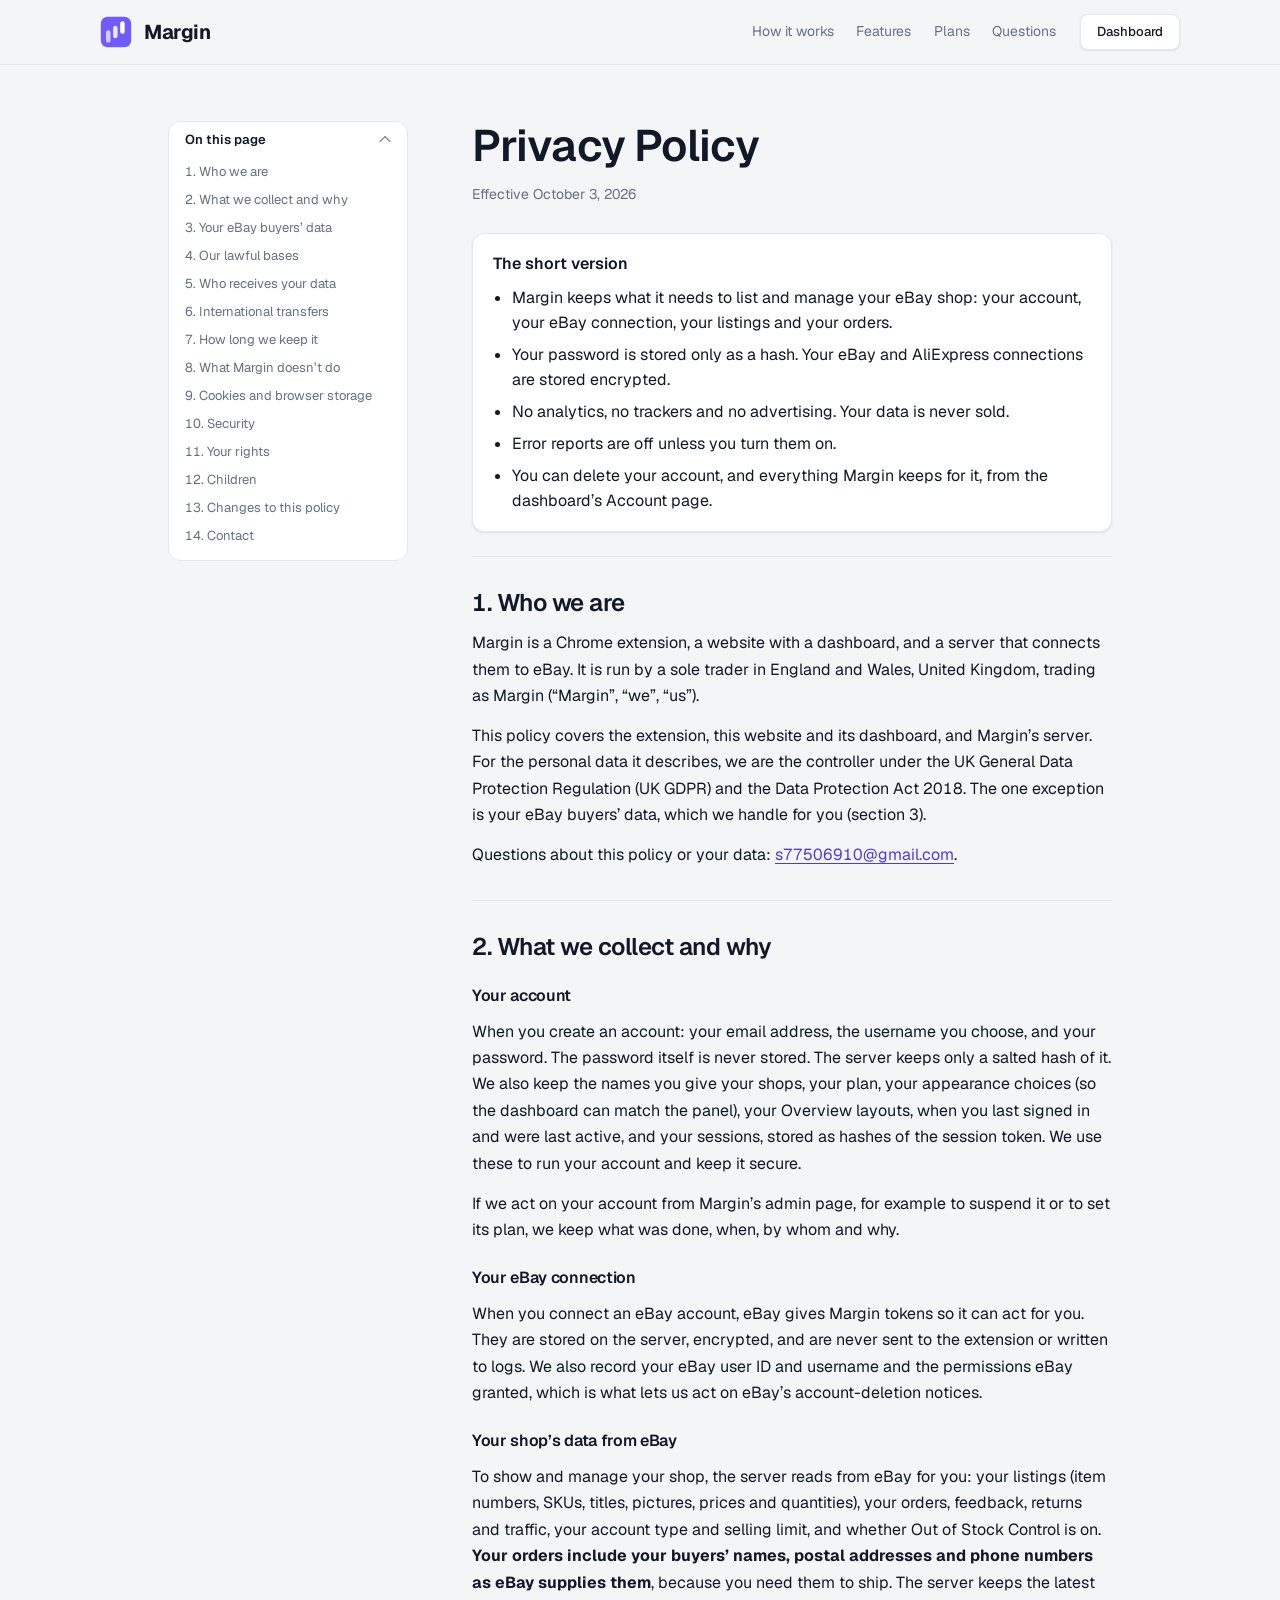
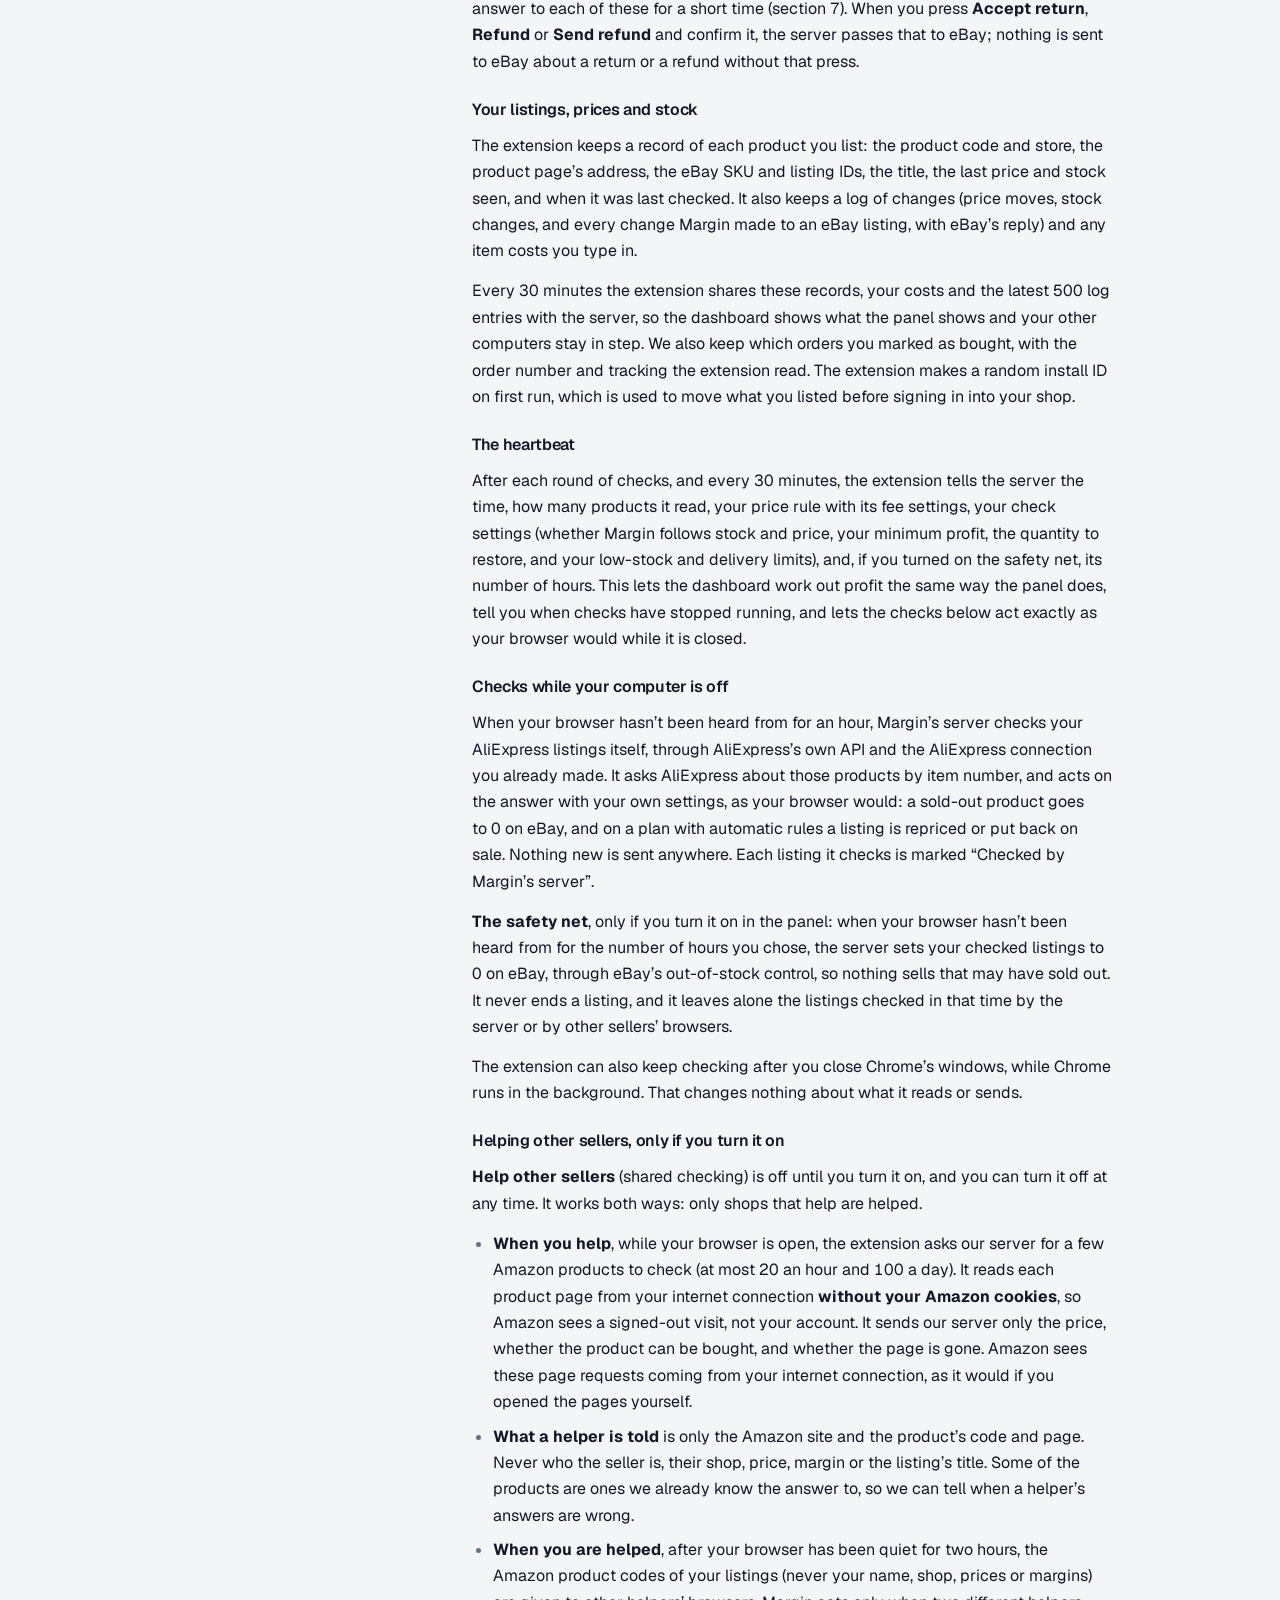
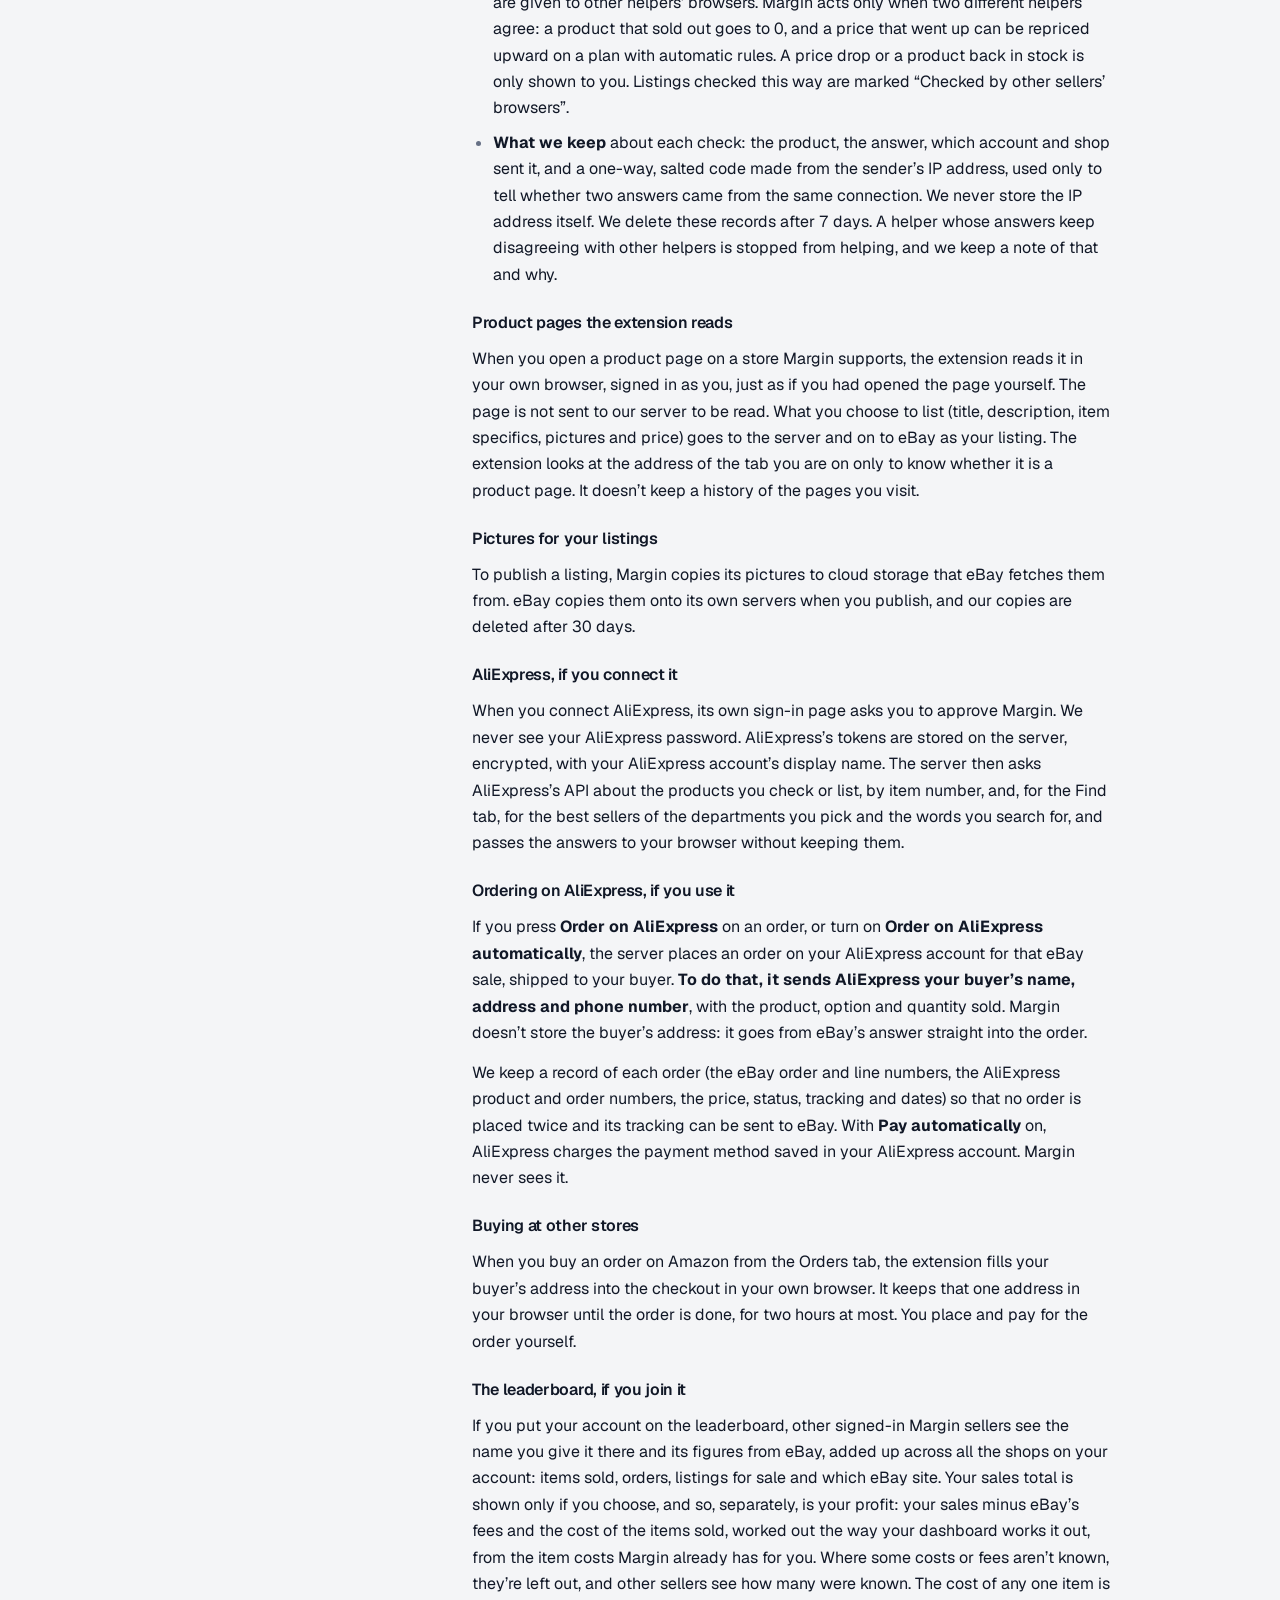
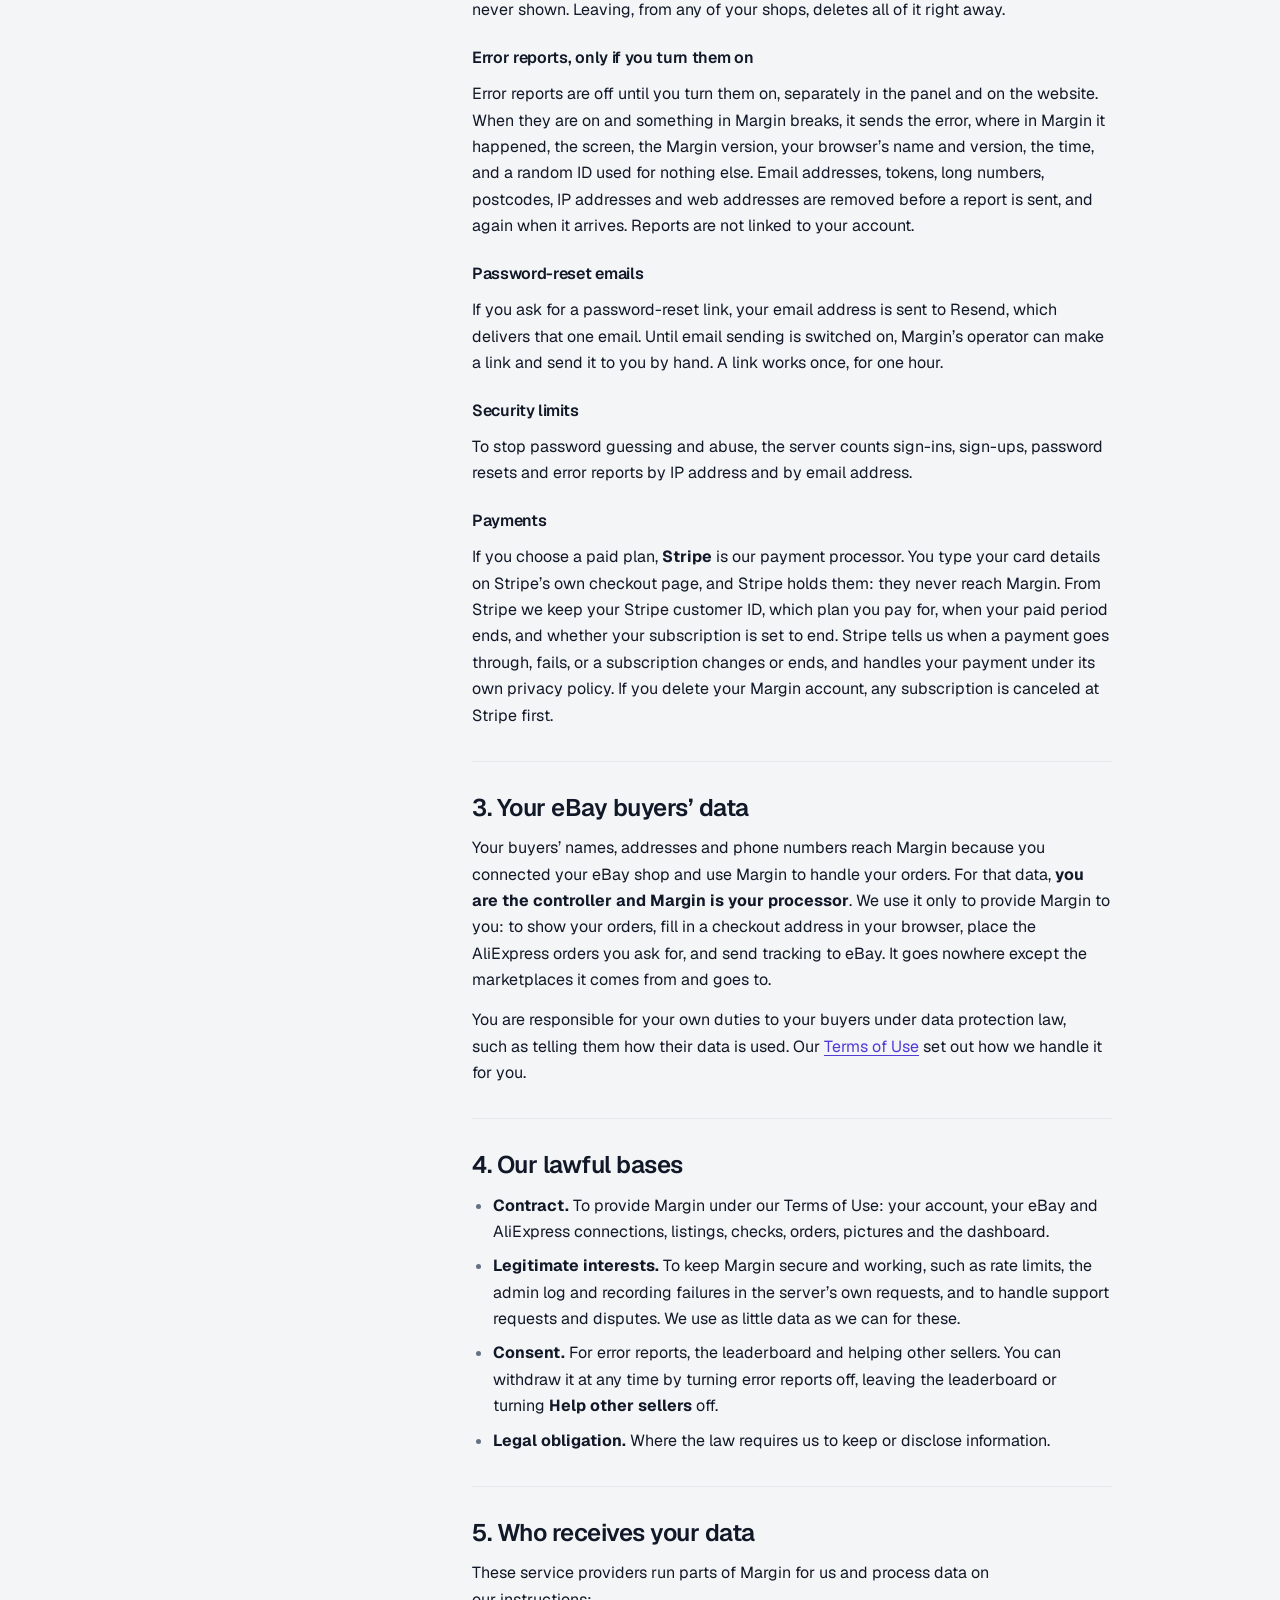
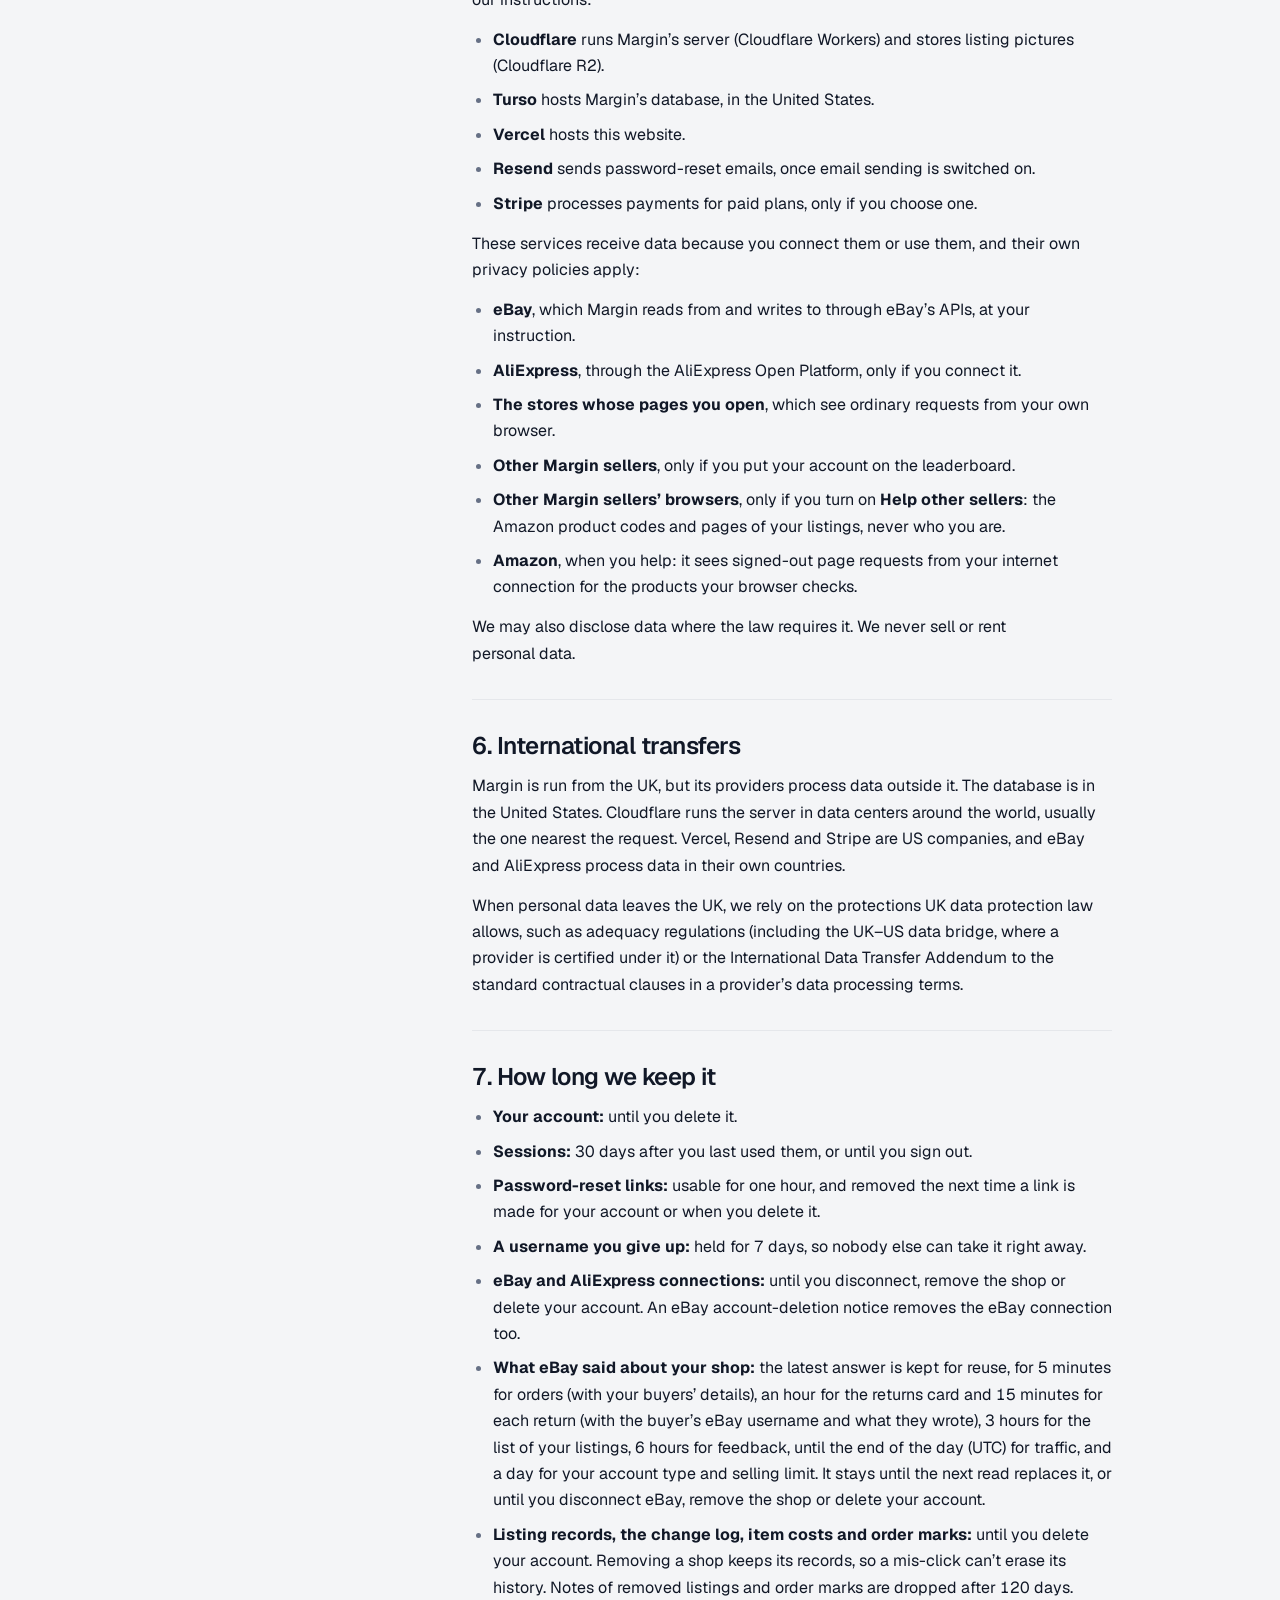
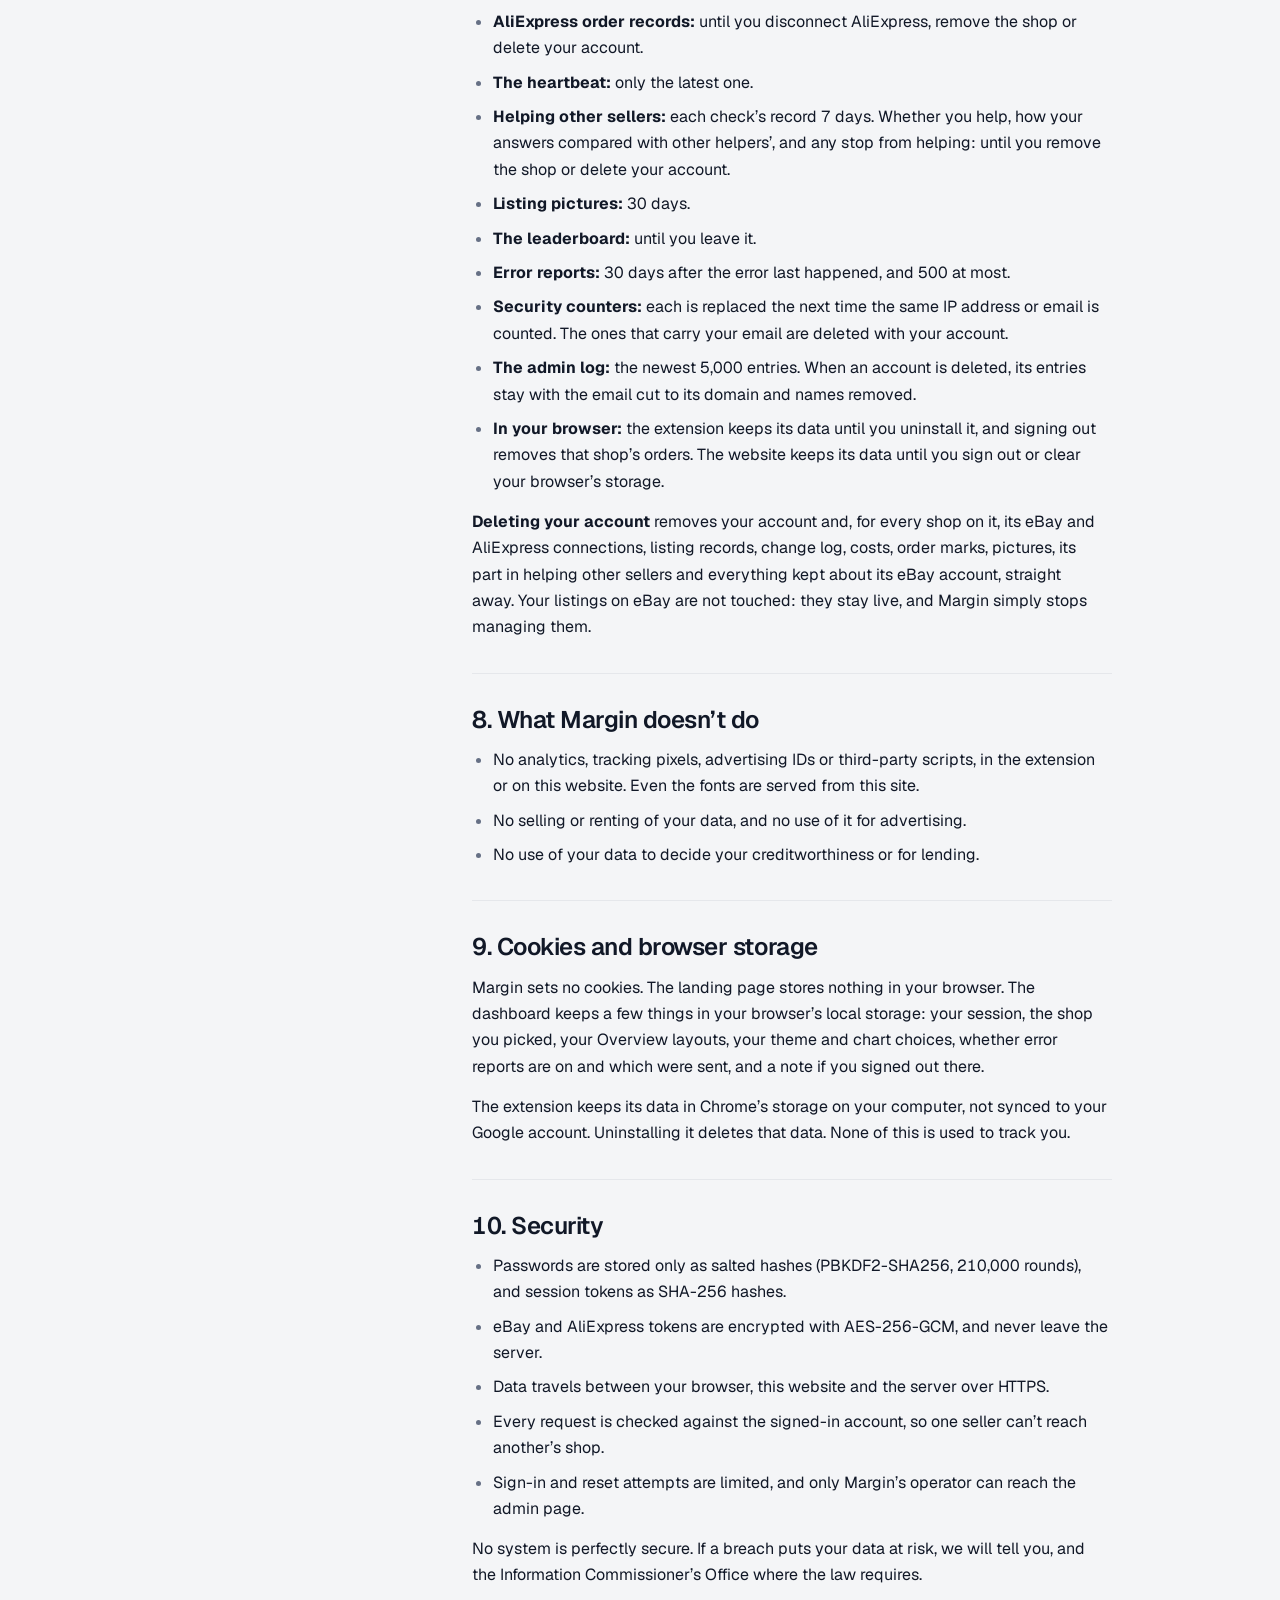
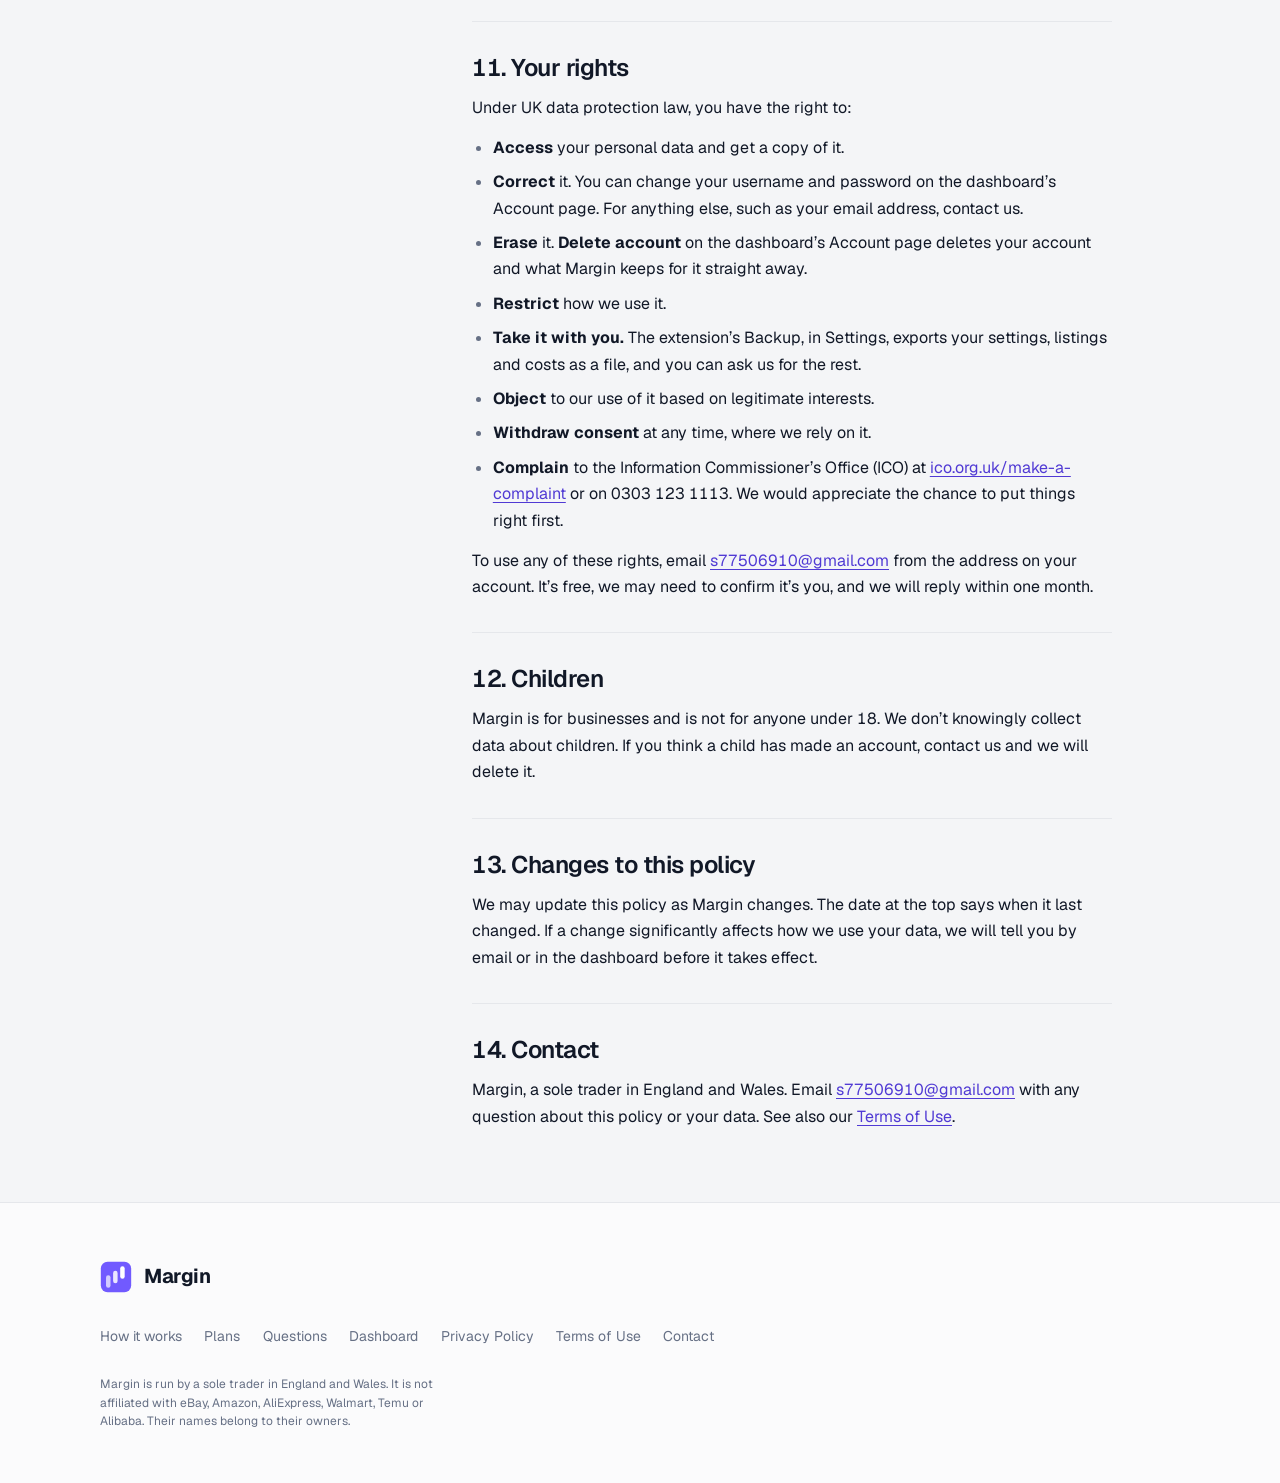
<file: privacy/index.html>
<!doctype html>
<!--
  DRAFT FOR REVIEW. This policy was written from what the code does (store/PRIVACY.md,
  docs/ARCHITECTURE.md §7–§8a, FEATURES.md) and has not been reviewed by a lawyer. Have a solicitor
  in England and Wales review it before relying on it. Keep it level with store/PRIVACY.md and the
  code: every sentence below is meant to be checkable there, and one that stops being true is a
  fault in this page, not in the code.
-->
<html lang="en-US">
  <head>
    <meta charset="utf-8" />
    <meta name="viewport" content="width=device-width, initial-scale=1" />
    <title>Privacy Policy — Margin</title>
    <meta
      name="description"
      content="What Margin collects, why, where it goes, how long it is kept, and your rights under UK data protection law."
    />
    <link rel="icon" href="../favicon.svg" type="image/svg+xml" />
    <link rel="apple-touch-icon" href="../icon-180.png" />
    <link rel="canonical" href="https://margin-web-green.vercel.app/privacy/" />
    <meta name="theme-color" content="#715aff" />
    <script type="module" crossorigin src="../assets/keys-CrjuZVQ3.js"></script>
    <script type="module" crossorigin src="../assets/legal-cFLXcn0T.js"></script>
    <link rel="stylesheet" crossorigin href="../assets/keys-BOXvPxFu.css">
    <link rel="stylesheet" crossorigin href="../assets/legal-CoN06CBY.css">
    <link rel="stylesheet" crossorigin href="../assets/landing-DYl2mYEe.css">
  </head>
  <body>
    <a class="skip" href="#main">Skip to content</a>

    <!-- The landing page's header, less the install button: the Web Store link lives in index.html alone. -->
    <header class="top">
      <div class="wrap top-in">
        <a class="lock" href="../" aria-label="Margin, home">
          <span class="tile" aria-hidden="true"></span>
          <b>Margin</b>
        </a>
        <nav class="top-nav" aria-label="Sections">
          <a href="../#how">How it works</a>
          <a href="../#features">Features</a>
          <a href="../#plans">Plans</a>
          <a href="../#faq">Questions</a>
        </nav>
        <div class="top-do">
          <a class="btn ghost" href="../dashboard/">Dashboard</a>
        </div>
      </div>
    </header>

    <main id="main" tabindex="-1" class="legal">
      <div class="wrap legal-grid">
        <header class="legal-head">
          <h1>Privacy Policy</h1>
          <p class="legal-meta">Effective October 3, 2026</p>
          <div class="legal-short">
            <p>The short version</p>
            <ul>
              <li>Margin keeps what it needs to list and manage your eBay shop: your account, your eBay connection, your listings and your orders.</li>
              <li>Your password is stored only as a hash. Your eBay and AliExpress connections are stored encrypted.</li>
              <li>No analytics, no trackers and no advertising. Your data is never sold.</li>
              <li>Error reports are off unless you turn them on.</li>
              <li>You can delete your account, and everything Margin keeps for it, from the dashboard&rsquo;s Account page.</li>
            </ul>
          </div>
        </header>

        <nav class="legal-toc" aria-label="On this page">
          <details open>
            <summary>On this page</summary>
            <ol>
              <li><a href="#who-we-are">1. Who we are</a></li>
              <li><a href="#what-we-collect">2. What we collect and why</a></li>
              <li><a href="#buyers">3. Your eBay buyers&rsquo; data</a></li>
              <li><a href="#lawful-bases">4. Our lawful bases</a></li>
              <li><a href="#who-receives">5. Who receives your data</a></li>
              <li><a href="#transfers">6. International transfers</a></li>
              <li><a href="#retention">7. How long we keep it</a></li>
              <li><a href="#what-we-dont-do">8. What Margin doesn&rsquo;t do</a></li>
              <li><a href="#storage">9. Cookies and browser storage</a></li>
              <li><a href="#security">10. Security</a></li>
              <li><a href="#rights">11. Your rights</a></li>
              <li><a href="#children">12. Children</a></li>
              <li><a href="#changes">13. Changes to this policy</a></li>
              <li><a href="#contact">14. Contact</a></li>
            </ol>
          </details>
        </nav>

        <article class="legal-doc">
          <section id="who-we-are">
            <h2>1. Who we are</h2>
            <p>
              Margin is a Chrome extension, a website with a dashboard, and a server that connects them to eBay. It is run by
              a sole trader in England and Wales, United Kingdom, trading as Margin (&ldquo;Margin&rdquo;, &ldquo;we&rdquo;,
              &ldquo;us&rdquo;).
            </p>
            <p>
              This policy covers the extension, this website and its dashboard, and Margin&rsquo;s server. For the personal data
              it describes, we are the controller under the UK General Data Protection Regulation (UK GDPR) and the Data
              Protection Act 2018. The one exception is your eBay buyers&rsquo; data, which we handle for you (section 3).
            </p>
            <p>Questions about this policy or your data: <a href="mailto:s77506910@gmail.com">s77506910@gmail.com</a>.</p>
          </section>

          <section id="what-we-collect">
            <h2>2. What we collect and why</h2>

            <h3>Your account</h3>
            <p>
              When you create an account: your email address, the username you choose, and your password. The password itself
              is never stored. The server keeps only a salted hash of it. We also keep the names you give your shops, your plan,
              your appearance choices (so the dashboard can match the panel), your Overview layouts, when you last signed in
              and were last active, and your sessions, stored as hashes of the session token. We use these to run your account
              and keep it secure.
            </p>
            <p>
              If we act on your account from Margin&rsquo;s admin page, for example to suspend it or to set its plan, we keep
              what was done, when, by whom and why.
            </p>

            <h3>Your eBay connection</h3>
            <p>
              When you connect an eBay account, eBay gives Margin tokens so it can act for you. They are stored on the server,
              encrypted, and are never sent to the extension or written to logs. We also record your eBay user ID and username
              and the permissions eBay granted, which is what lets us act on eBay&rsquo;s account-deletion notices.
            </p>

            <h3>Your shop&rsquo;s data from eBay</h3>
            <p>
              To show and manage your shop, the server reads from eBay for you: your listings (item numbers, SKUs, titles,
              pictures, prices and quantities), your orders, feedback, returns and traffic, your account type and selling
              limit, and whether Out of Stock Control is on. <strong>Your orders include your buyers&rsquo; names, postal
              addresses and phone numbers as eBay supplies them</strong>, because you need them to ship. The server keeps the
              latest answer to each of these for a short time (section 7). When you press <strong>Accept return</strong>,
              <strong>Refund</strong> or <strong>Send refund</strong> and confirm it, the server passes that to eBay; nothing
              is sent to eBay about a return or a refund without that press.
            </p>

            <h3>Your listings, prices and stock</h3>
            <p>
              The extension keeps a record of each product you list: the product code and store, the product page&rsquo;s
              address, the eBay SKU and listing IDs, the title, the last price and stock seen, and when it was last checked. It
              also keeps a log of changes (price moves, stock changes, and every change Margin made to an eBay listing, with
              eBay&rsquo;s reply) and any item costs you type in.
            </p>
            <p>
              Every 30 minutes the extension shares these records, your costs and the latest 500 log entries with the server,
              so the dashboard shows what the panel shows and your other computers stay in step. We also keep which orders you
              marked as bought, with the order number and tracking the extension read. The extension makes a random install
              ID on first run, which is used to move what you listed before signing in into your shop.
            </p>

            <h3>The heartbeat</h3>
            <p>
              After each round of checks, and every 30 minutes, the extension tells the server the time, how many products it
              read, your price rule with its fee settings, your check settings (whether Margin follows stock and price, your
              minimum profit, the quantity to restore, and your low-stock and delivery limits), and, if you turned on the
              safety net, its number of hours. This lets the dashboard work out profit the same way the panel does, tell you
              when checks have stopped running, and lets the checks below act exactly as your browser would while it is
              closed.
            </p>

            <h3 id="checks-while-off">Checks while your computer is off</h3>
            <p>
              When your browser hasn&rsquo;t been heard from for an hour, Margin&rsquo;s server checks your AliExpress listings
              itself, through AliExpress&rsquo;s own API and the AliExpress connection you already made. It asks AliExpress
              about those products by item number, and acts on the answer with your own settings, as your browser would: a
              sold-out product goes to 0 on eBay, and on a plan with automatic rules a listing is repriced or put back on sale.
              Nothing new is sent anywhere. Each listing it checks is marked &ldquo;Checked by Margin&rsquo;s server&rdquo;.
            </p>
            <p>
              <strong>The safety net</strong>, only if you turn it on in the panel: when your browser hasn&rsquo;t been heard
              from for the number of hours you chose, the server sets your checked listings to 0 on eBay, through eBay&rsquo;s
              out-of-stock control, so nothing sells that may have sold out. It never ends a listing, and it leaves alone the
              listings checked in that time by the server or by other sellers&rsquo; browsers.
            </p>
            <p>
              The extension can also keep checking after you close Chrome&rsquo;s windows, while Chrome runs in the
              background. That changes nothing about what it reads or sends.
            </p>

            <h3 id="helping-other-sellers">Helping other sellers, only if you turn it on</h3>
            <p>
              <strong>Help other sellers</strong> (shared checking) is off until you turn it on, and you can turn it off at any
              time. It works both ways: only shops that help are helped.
            </p>
            <ul>
              <li>
                <strong>When you help</strong>, while your browser is open, the extension asks our server for a few Amazon
                products to check (at most 20 an hour and 100 a day). It reads each product page from your internet connection
                <strong>without your Amazon cookies</strong>, so Amazon sees a signed-out visit, not your account. It sends our
                server only the price, whether the product can be bought, and whether the page is gone. Amazon sees these page
                requests coming from your internet connection, as it would if you opened the pages yourself.
              </li>
              <li>
                <strong>What a helper is told</strong> is only the Amazon site and the product&rsquo;s code and page. Never who
                the seller is, their shop, price, margin or the listing&rsquo;s title. Some of the products are ones we already
                know the answer to, so we can tell when a helper&rsquo;s answers are wrong.
              </li>
              <li>
                <strong>When you are helped</strong>, after your browser has been quiet for two hours, the Amazon product codes
                of your listings (never your name, shop, prices or margins) are given to other helpers&rsquo; browsers. Margin
                acts only when two different helpers agree: a product that sold out goes to 0, and a price that went up can be
                repriced upward on a plan with automatic rules. A price drop or a product back in stock is only shown to you.
                Listings checked this way are marked &ldquo;Checked by other sellers&rsquo; browsers&rdquo;.
              </li>
              <li>
                <strong>What we keep</strong> about each check: the product, the answer, which account and shop sent it, and a
                one-way, salted code made from the sender&rsquo;s IP address, used only to tell whether two answers came from
                the same connection. We never store the IP address itself. We delete these records after 7 days. A helper whose
                answers keep disagreeing with other helpers is stopped from helping, and we keep a note of that and why.
              </li>
            </ul>

            <h3>Product pages the extension reads</h3>
            <p>
              When you open a product page on a store Margin supports, the extension reads it in your own browser, signed in as
              you, just as if you had opened the page yourself. The page is not sent to our server to be read. What you choose
              to list (title, description, item specifics, pictures and price) goes to the server and on to eBay as your
              listing. The extension looks at the address of the tab you are on only to know whether it is a product page. It
              doesn&rsquo;t keep a history of the pages you visit.
            </p>

            <h3>Pictures for your listings</h3>
            <p>
              To publish a listing, Margin copies its pictures to cloud storage that eBay fetches them from. eBay copies them
              onto its own servers when you publish, and our copies are deleted after 30 days.
            </p>

            <h3>AliExpress, if you connect it</h3>
            <p>
              When you connect AliExpress, its own sign-in page asks you to approve Margin. We never see your AliExpress
              password. AliExpress&rsquo;s tokens are stored on the server, encrypted, with your AliExpress account&rsquo;s
              display name. The server then asks AliExpress&rsquo;s API about the products you check or list, by item number,
              and, for the Find tab, for the best sellers of the departments you pick and the words you search for, and
              passes the answers to your browser without keeping them.
            </p>

            <h3>Ordering on AliExpress, if you use it</h3>
            <p>
              If you press <strong>Order on AliExpress</strong> on an order, or turn on <strong>Order on AliExpress
              automatically</strong>, the server places an order on your AliExpress account for that eBay sale, shipped to your
              buyer. <strong>To do that, it sends AliExpress your buyer&rsquo;s name, address and phone number</strong>, with the
              product, option and quantity sold. Margin doesn&rsquo;t store the buyer&rsquo;s address: it goes from eBay&rsquo;s
              answer straight into the order.
            </p>
            <p>
              We keep a record of each order (the eBay order and line numbers, the AliExpress product and order numbers, the
              price, status, tracking and dates) so that no order is placed twice and its tracking can be sent to eBay. With
              <strong>Pay automatically</strong> on, AliExpress charges the payment method saved in your AliExpress account.
              Margin never sees it.
            </p>

            <h3>Buying at other stores</h3>
            <p>
              When you buy an order on Amazon from the Orders tab, the extension fills your buyer&rsquo;s address into the
              checkout in your own browser. It keeps that one address in your browser until the order is done, for two hours at
              most. You place and pay for the order yourself.
            </p>

            <h3>The leaderboard, if you join it</h3>
            <p>
              If you put your account on the leaderboard, other signed-in Margin sellers see the name you give it there and its
              figures from eBay, added up across all the shops on your account: items sold, orders, listings for sale and which
              eBay site. Your sales total is shown only if you choose, and so, separately, is your profit: your sales minus
              eBay&rsquo;s fees and the cost of the items sold, worked out the way your dashboard works it out, from the item
              costs Margin already has for you. Where some costs or fees aren&rsquo;t known, they&rsquo;re left out, and other
              sellers see how many were known. The cost of any one item is never shown. Leaving, from any of your shops, deletes
              all of it right away.
            </p>

            <h3>Error reports, only if you turn them on</h3>
            <p>
              Error reports are off until you turn them on, separately in the panel and on the website. When they are on and
              something in Margin breaks, it sends the error, where in Margin it happened, the screen, the Margin version, your
              browser&rsquo;s name and version, the time, and a random ID used for nothing else. Email addresses, tokens, long
              numbers, postcodes, IP addresses and web addresses are removed before a report is sent, and again when it arrives.
              Reports are not linked to your account.
            </p>

            <h3>Password-reset emails</h3>
            <p>
              If you ask for a password-reset link, your email address is sent to Resend, which delivers that one email. Until
              email sending is switched on, Margin&rsquo;s operator can make a link and send it to you by hand. A link works
              once, for one hour.
            </p>

            <h3>Security limits</h3>
            <p>
              To stop password guessing and abuse, the server counts sign-ins, sign-ups, password resets and error reports by
              IP address and by email address.
            </p>

            <h3>Payments</h3>
            <p>
              If you choose a paid plan, <strong>Stripe</strong> is our payment processor. You type your card details on
              Stripe&rsquo;s own checkout page, and Stripe holds them: they never reach Margin. From Stripe we keep your Stripe
              customer ID, which plan you pay for, when your paid period ends, and whether your subscription is set to end. Stripe
              tells us when a payment goes through, fails, or a subscription changes or ends, and handles your payment under
              its own privacy policy. If you delete your Margin account, any subscription is canceled at Stripe first.
            </p>
          </section>

          <section id="buyers">
            <h2>3. Your eBay buyers&rsquo; data</h2>
            <p>
              Your buyers&rsquo; names, addresses and phone numbers reach Margin because you connected your eBay shop and use
              Margin to handle your orders. For that data, <strong>you are the controller and Margin is your
              processor</strong>. We use it only to provide Margin to you: to show your orders, fill in a checkout address in
              your browser, place the AliExpress orders you ask for, and send tracking to eBay. It goes nowhere except the
              marketplaces it comes from and goes to.
            </p>
            <p>
              You are responsible for your own duties to your buyers under data protection law, such as telling them how their
              data is used. Our <a href="../terms/#data-processing">Terms of Use</a> set out how we handle it for you.
            </p>
          </section>

          <section id="lawful-bases">
            <h2>4. Our lawful bases</h2>
            <ul>
              <li>
                <strong>Contract.</strong> To provide Margin under our Terms of Use: your account, your eBay and AliExpress
                connections, listings, checks, orders, pictures and the dashboard.
              </li>
              <li>
                <strong>Legitimate interests.</strong> To keep Margin secure and working, such as rate limits, the admin log and
                recording failures in the server&rsquo;s own requests, and to handle support requests and disputes. We use as
                little data as we can for these.
              </li>
              <li>
                <strong>Consent.</strong> For error reports, the leaderboard and helping other sellers. You can withdraw it at any
                time by turning error reports off, leaving the leaderboard or turning <strong>Help other sellers</strong> off.
              </li>
              <li><strong>Legal obligation.</strong> Where the law requires us to keep or disclose information.</li>
            </ul>
          </section>

          <section id="who-receives">
            <h2>5. Who receives your data</h2>
            <p>These service providers run parts of Margin for us and process data on our instructions:</p>
            <ul>
              <li><strong>Cloudflare</strong> runs Margin&rsquo;s server (Cloudflare Workers) and stores listing pictures (Cloudflare R2).</li>
              <li><strong>Turso</strong> hosts Margin&rsquo;s database, in the United States.</li>
              <li><strong>Vercel</strong> hosts this website.</li>
              <li><strong>Resend</strong> sends password-reset emails, once email sending is switched on.</li>
              <li><strong>Stripe</strong> processes payments for paid plans, only if you choose one.</li>
            </ul>
            <p>These services receive data because you connect them or use them, and their own privacy policies apply:</p>
            <ul>
              <li><strong>eBay</strong>, which Margin reads from and writes to through eBay&rsquo;s APIs, at your instruction.</li>
              <li><strong>AliExpress</strong>, through the AliExpress Open Platform, only if you connect it.</li>
              <li><strong>The stores whose pages you open</strong>, which see ordinary requests from your own browser.</li>
              <li><strong>Other Margin sellers</strong>, only if you put your account on the leaderboard.</li>
              <li>
                <strong>Other Margin sellers&rsquo; browsers</strong>, only if you turn on <strong>Help other sellers</strong>:
                the Amazon product codes and pages of your listings, never who you are.
              </li>
              <li>
                <strong>Amazon</strong>, when you help: it sees signed-out page requests from your internet connection for the
                products your browser checks.
              </li>
            </ul>
            <p>We may also disclose data where the law requires it. We never sell or rent personal data.</p>
          </section>

          <section id="transfers">
            <h2>6. International transfers</h2>
            <p>
              Margin is run from the UK, but its providers process data outside it. The database is in the United States.
              Cloudflare runs the server in data centers around the world, usually the one nearest the request. Vercel, Resend
              and Stripe are US companies, and eBay and AliExpress process data in their own countries.
            </p>
            <p>
              When personal data leaves the UK, we rely on the protections UK data protection law allows, such as adequacy
              regulations (including the UK&ndash;US data bridge, where a provider is certified under it) or the International
              Data Transfer Addendum to the standard contractual clauses in a provider&rsquo;s data processing terms.
            </p>
          </section>

          <section id="retention">
            <h2>7. How long we keep it</h2>
            <ul>
              <li><strong>Your account:</strong> until you delete it.</li>
              <li><strong>Sessions:</strong> 30 days after you last used them, or until you sign out.</li>
              <li>
                <strong>Password-reset links:</strong> usable for one hour, and removed the next time a link is made for your
                account or when you delete it.
              </li>
              <li><strong>A username you give up:</strong> held for 7 days, so nobody else can take it right away.</li>
              <li>
                <strong>eBay and AliExpress connections:</strong> until you disconnect, remove the shop or delete your account.
                An eBay account-deletion notice removes the eBay connection too.
              </li>
              <li>
                <strong>What eBay said about your shop:</strong> the latest answer is kept for reuse, for 5 minutes for orders
                (with your buyers&rsquo; details), an hour for the returns card and 15 minutes for each return (with the buyer&rsquo;s
                eBay username and what they wrote), 3 hours for the list of your listings, 6 hours for
                feedback, until the end of the day (UTC) for traffic, and a day for your account type and selling limit. It stays
                until the next read replaces it, or until you disconnect eBay, remove the shop or delete your account.
              </li>
              <li>
                <strong>Listing records, the change log, item costs and order marks:</strong> until you delete your account.
                Removing a shop keeps its records, so a mis-click can&rsquo;t erase its history. Notes of removed listings and
                order marks are dropped after 120 days.
              </li>
              <li><strong>AliExpress order records:</strong> until you disconnect AliExpress, remove the shop or delete your account.</li>
              <li><strong>The heartbeat:</strong> only the latest one.</li>
              <li>
                <strong>Helping other sellers:</strong> each check&rsquo;s record 7 days. Whether you help, how your answers
                compared with other helpers&rsquo;, and any stop from helping: until you remove the shop or delete your account.
              </li>
              <li><strong>Listing pictures:</strong> 30 days.</li>
              <li><strong>The leaderboard:</strong> until you leave it.</li>
              <li><strong>Error reports:</strong> 30 days after the error last happened, and 500 at most.</li>
              <li>
                <strong>Security counters:</strong> each is replaced the next time the same IP address or email is counted. The
                ones that carry your email are deleted with your account.
              </li>
              <li>
                <strong>The admin log:</strong> the newest 5,000 entries. When an account is deleted, its entries stay with the
                email cut to its domain and names removed.
              </li>
              <li>
                <strong>In your browser:</strong> the extension keeps its data until you uninstall it, and signing out removes that
                shop&rsquo;s orders. The website keeps its data until you sign out or clear your browser&rsquo;s storage.
              </li>
            </ul>
            <p>
              <strong>Deleting your account</strong> removes your account and, for every shop on it, its eBay and AliExpress
              connections, listing records, change log, costs, order marks, pictures, its part in helping other sellers and
              everything kept about its eBay account, straight away. Your listings on eBay are not touched: they stay live, and Margin simply stops managing them.
            </p>
          </section>

          <section id="what-we-dont-do">
            <h2>8. What Margin doesn&rsquo;t do</h2>
            <ul>
              <li>No analytics, tracking pixels, advertising IDs or third-party scripts, in the extension or on this website. Even the fonts are served from this site.</li>
              <li>No selling or renting of your data, and no use of it for advertising.</li>
              <li>No use of your data to decide your creditworthiness or for lending.</li>
            </ul>
          </section>

          <section id="storage">
            <h2>9. Cookies and browser storage</h2>
            <p>
              Margin sets no cookies. The landing page stores nothing in your browser. The dashboard keeps a few things in your
              browser&rsquo;s local storage: your session, the shop you picked, your Overview layouts, your theme and chart
              choices, whether error reports are on and which were sent, and a note if you signed out there.
            </p>
            <p>
              The extension keeps its data in Chrome&rsquo;s storage on your computer, not synced to your Google account.
              Uninstalling it deletes that data. None of this is used to track you.
            </p>
          </section>

          <section id="security">
            <h2>10. Security</h2>
            <ul>
              <li>Passwords are stored only as salted hashes (PBKDF2-SHA256, 210,000 rounds), and session tokens as SHA-256 hashes.</li>
              <li>eBay and AliExpress tokens are encrypted with AES-256-GCM, and never leave the server.</li>
              <li>Data travels between your browser, this website and the server over HTTPS.</li>
              <li>Every request is checked against the signed-in account, so one seller can&rsquo;t reach another&rsquo;s shop.</li>
              <li>Sign-in and reset attempts are limited, and only Margin&rsquo;s operator can reach the admin page.</li>
            </ul>
            <p>
              No system is perfectly secure. If a breach puts your data at risk, we will tell you, and the Information
              Commissioner&rsquo;s Office where the law requires.
            </p>
          </section>

          <section id="rights">
            <h2>11. Your rights</h2>
            <p>Under UK data protection law, you have the right to:</p>
            <ul>
              <li><strong>Access</strong> your personal data and get a copy of it.</li>
              <li>
                <strong>Correct</strong> it. You can change your username and password on the dashboard&rsquo;s Account page.
                For anything else, such as your email address, contact us.
              </li>
              <li>
                <strong>Erase</strong> it. <strong>Delete account</strong> on the dashboard&rsquo;s Account page deletes your
                account and what Margin keeps for it straight away.
              </li>
              <li><strong>Restrict</strong> how we use it.</li>
              <li>
                <strong>Take it with you.</strong> The extension&rsquo;s Backup, in Settings, exports your settings, listings and
                costs as a file, and you can ask us for the rest.
              </li>
              <li><strong>Object</strong> to our use of it based on legitimate interests.</li>
              <li><strong>Withdraw consent</strong> at any time, where we rely on it.</li>
              <li>
                <strong>Complain</strong> to the Information Commissioner&rsquo;s Office (ICO) at
                <a href="https://ico.org.uk/make-a-complaint/">ico.org.uk/make-a-complaint</a> or on 0303 123 1113. We would
                appreciate the chance to put things right first.
              </li>
            </ul>
            <p>
              To use any of these rights, email <a href="mailto:s77506910@gmail.com">s77506910@gmail.com</a> from the address on
              your account. It&rsquo;s free, we may need to confirm it&rsquo;s you, and we will reply within one month.
            </p>
          </section>

          <section id="children">
            <h2>12. Children</h2>
            <p>
              Margin is for businesses and is not for anyone under 18. We don&rsquo;t knowingly collect data about children. If
              you think a child has made an account, contact us and we will delete it.
            </p>
          </section>

          <section id="changes">
            <h2>13. Changes to this policy</h2>
            <p>
              We may update this policy as Margin changes. The date at the top says when it last changed. If a change
              significantly affects how we use your data, we will tell you by email or in the dashboard before it takes effect.
            </p>
          </section>

          <section id="contact">
            <h2>14. Contact</h2>
            <p>
              Margin, a sole trader in England and Wales. Email <a href="mailto:s77506910@gmail.com">s77506910@gmail.com</a>
              with any question about this policy or your data. See also our <a href="../terms/">Terms of Use</a>.
            </p>
          </section>
        </article>
      </div>
    </main>

    <footer class="foot">
      <div class="wrap foot-in">
        <a class="lock" href="../">
          <span class="tile" aria-hidden="true"></span>
          <b>Margin</b>
        </a>
        <nav class="foot-nav" aria-label="Footer">
          <a href="../#how">How it works</a>
          <a href="../#plans">Plans</a>
          <a href="../#faq">Questions</a>
          <a href="../dashboard/">Dashboard</a>
          <a href="../privacy/" aria-current="page">Privacy Policy</a>
          <a href="../terms/">Terms of Use</a>
          <a href="mailto:s77506910@gmail.com">Contact</a>
        </nav>
        <p class="foot-fine">
          Margin is run by a sole trader in England and Wales. It is not affiliated with eBay, Amazon, AliExpress, Walmart,
          Temu or Alibaba. Their names belong to their owners.
        </p>
      </div>
    </footer>

  </body>
</html>
</file>
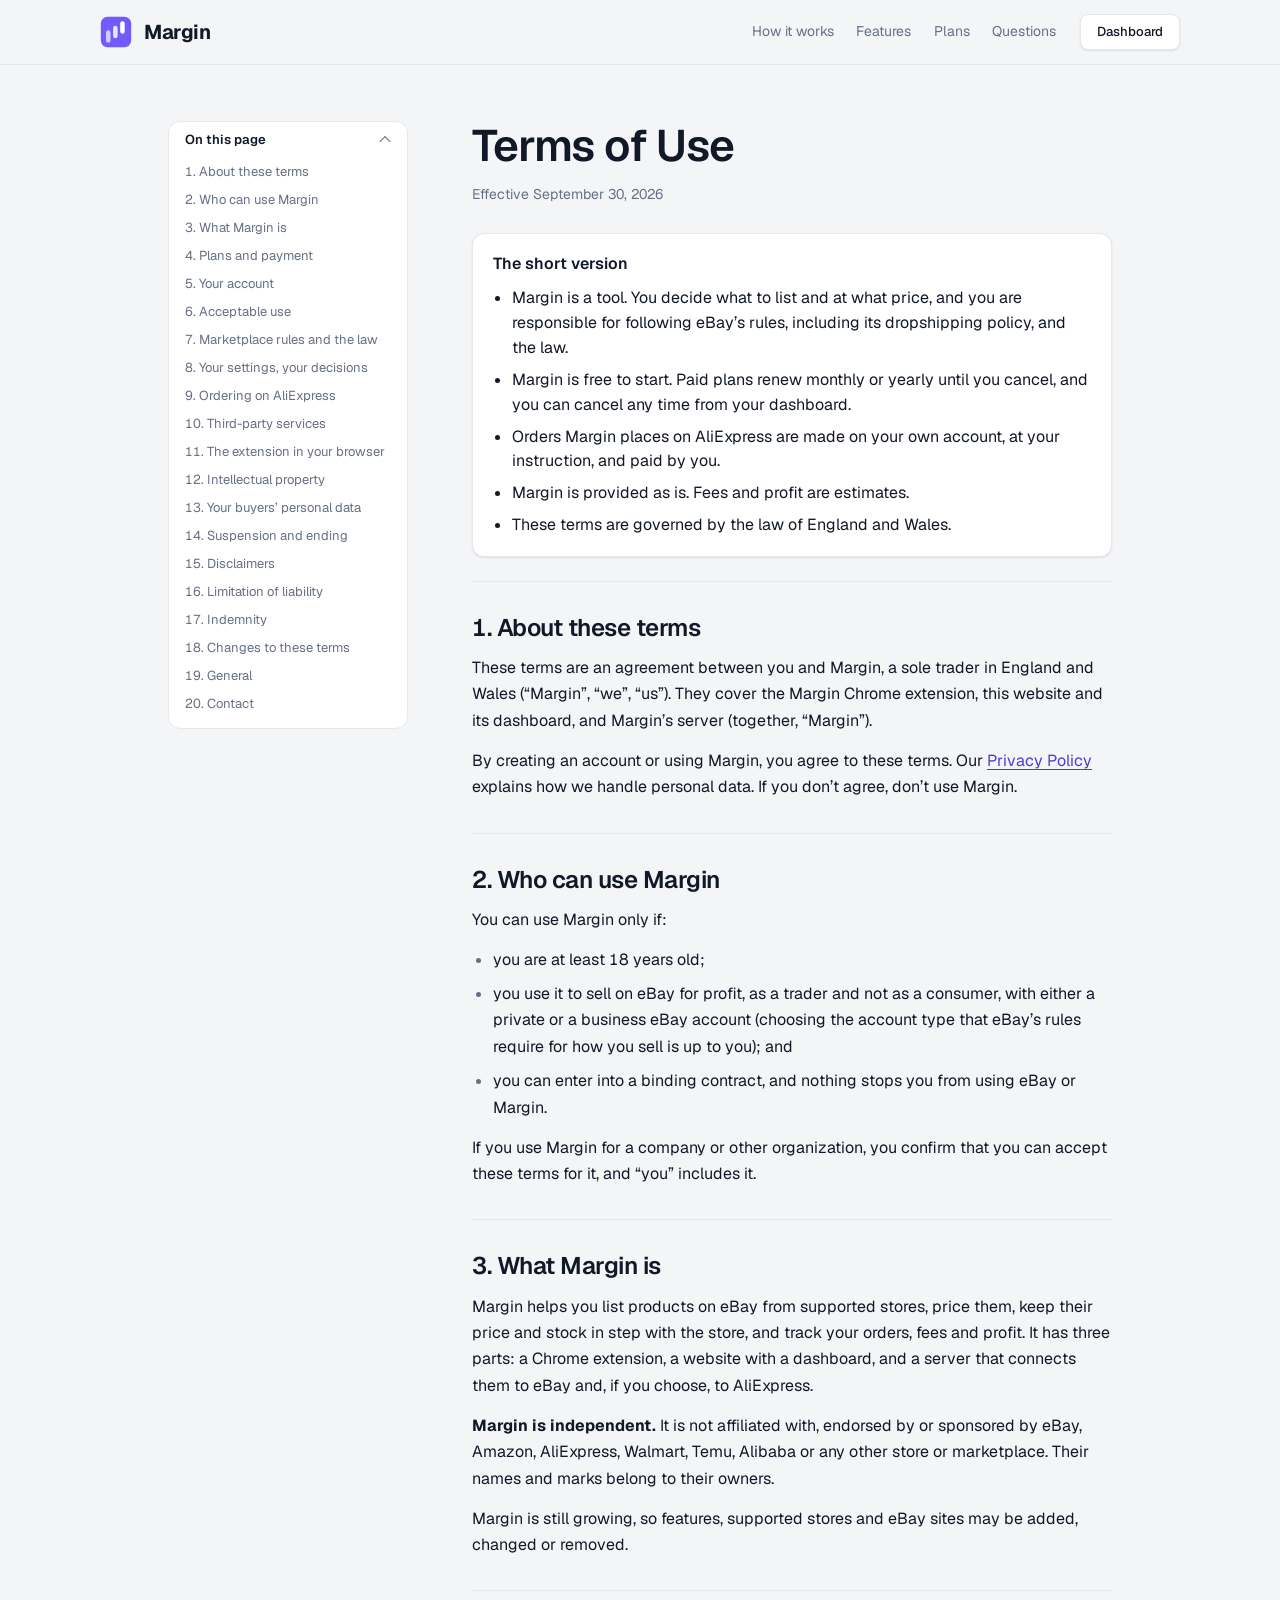
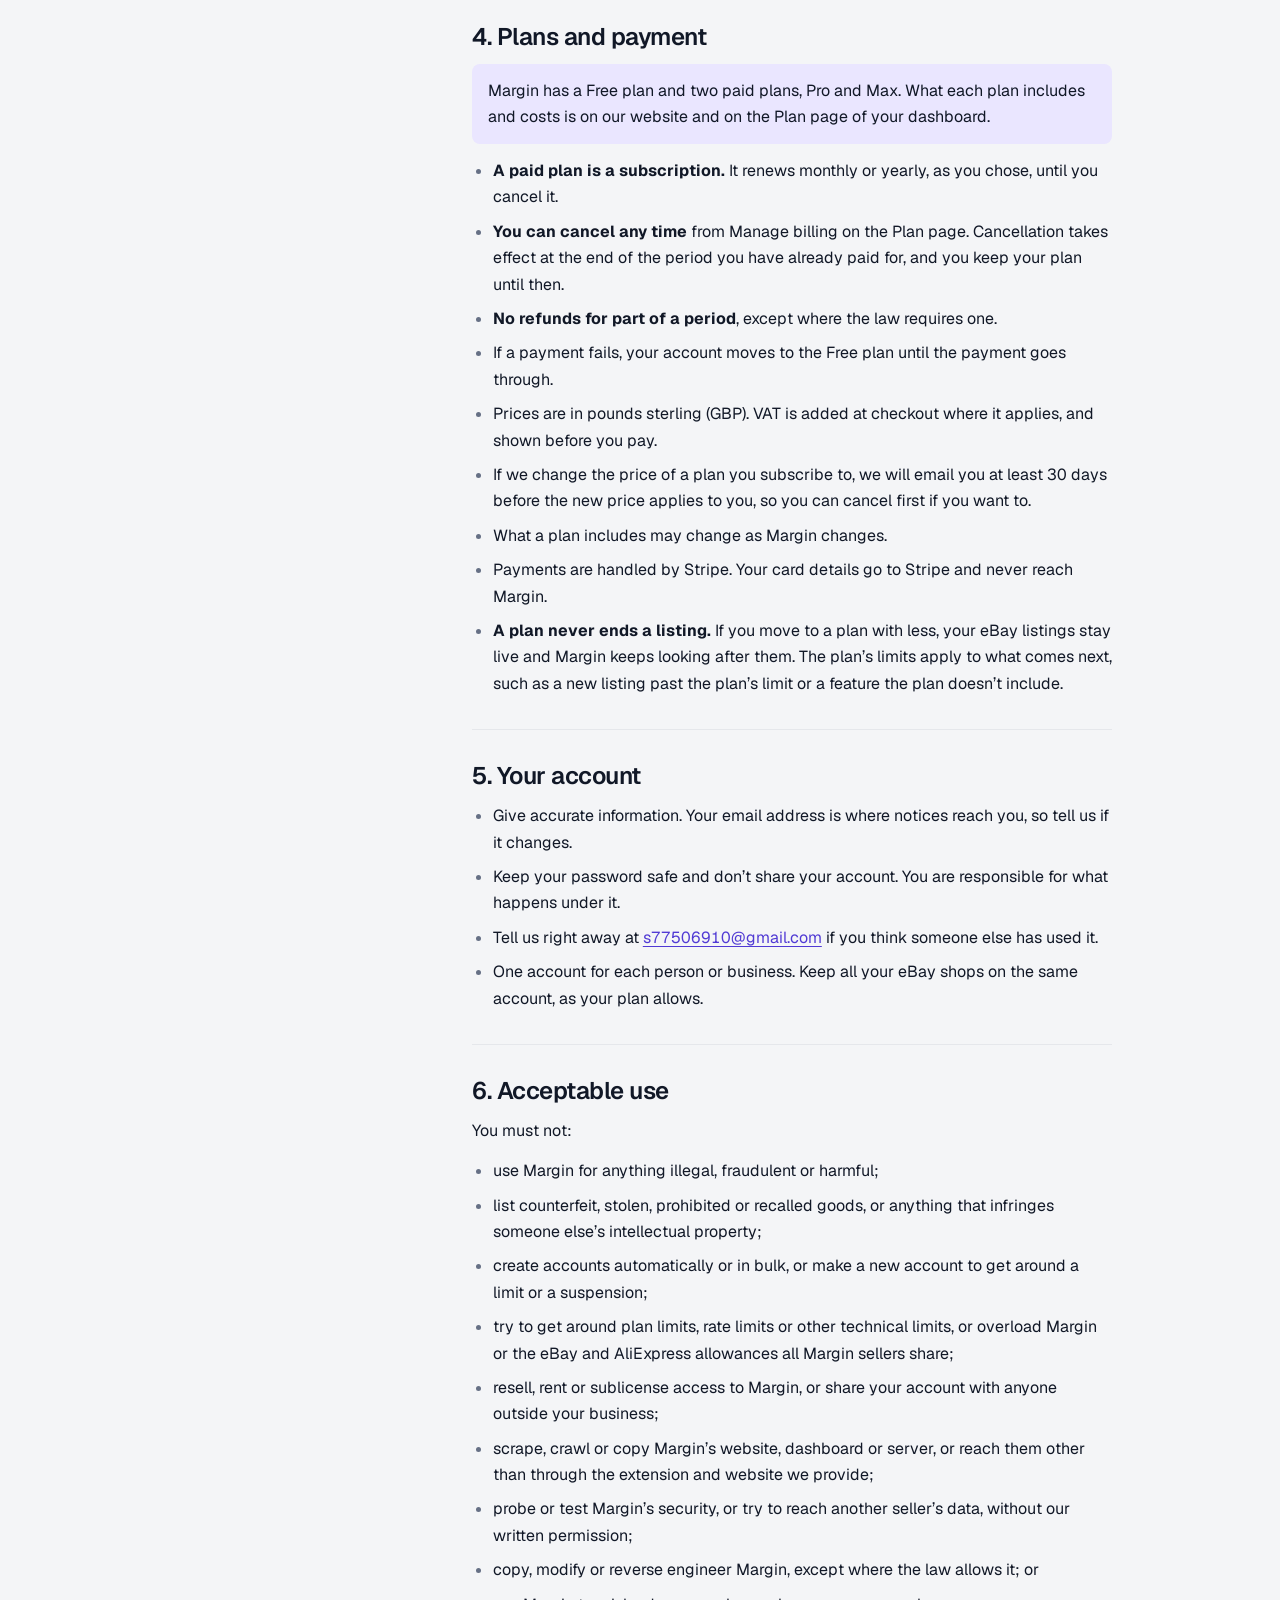
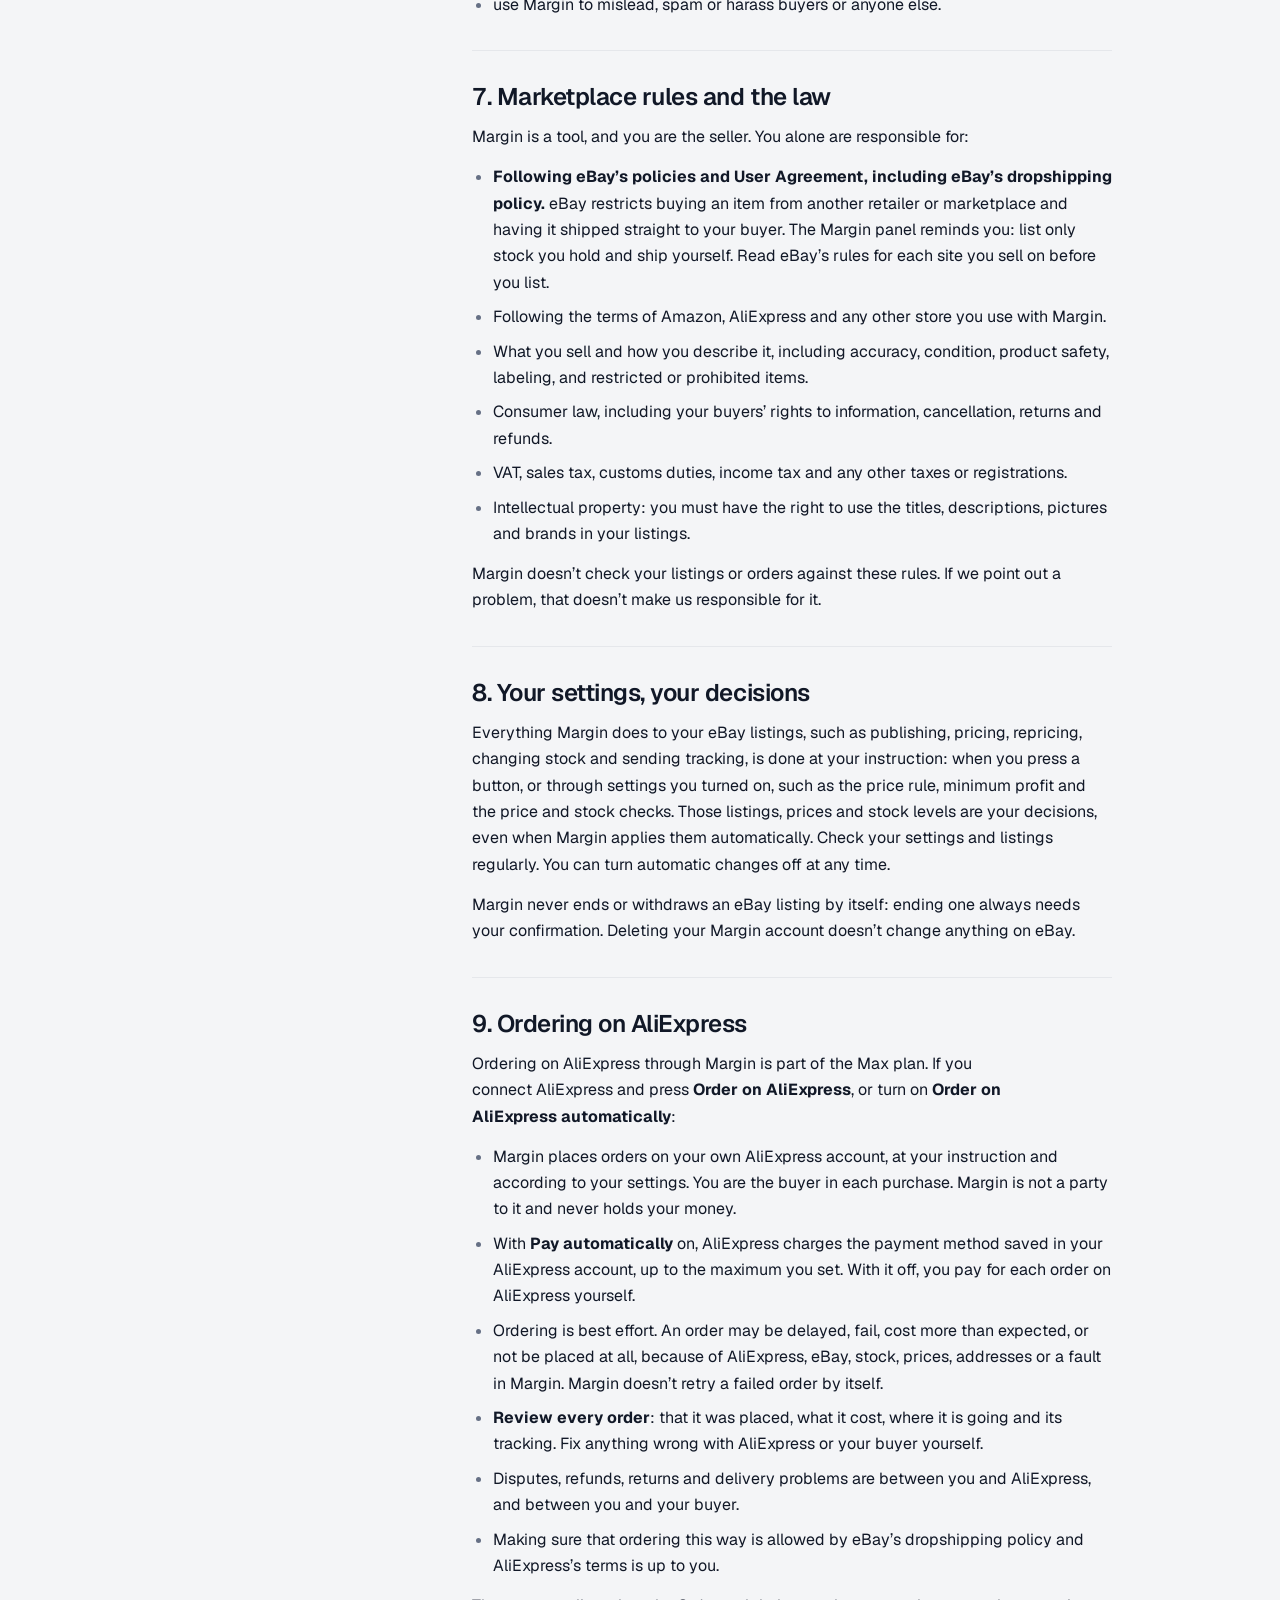
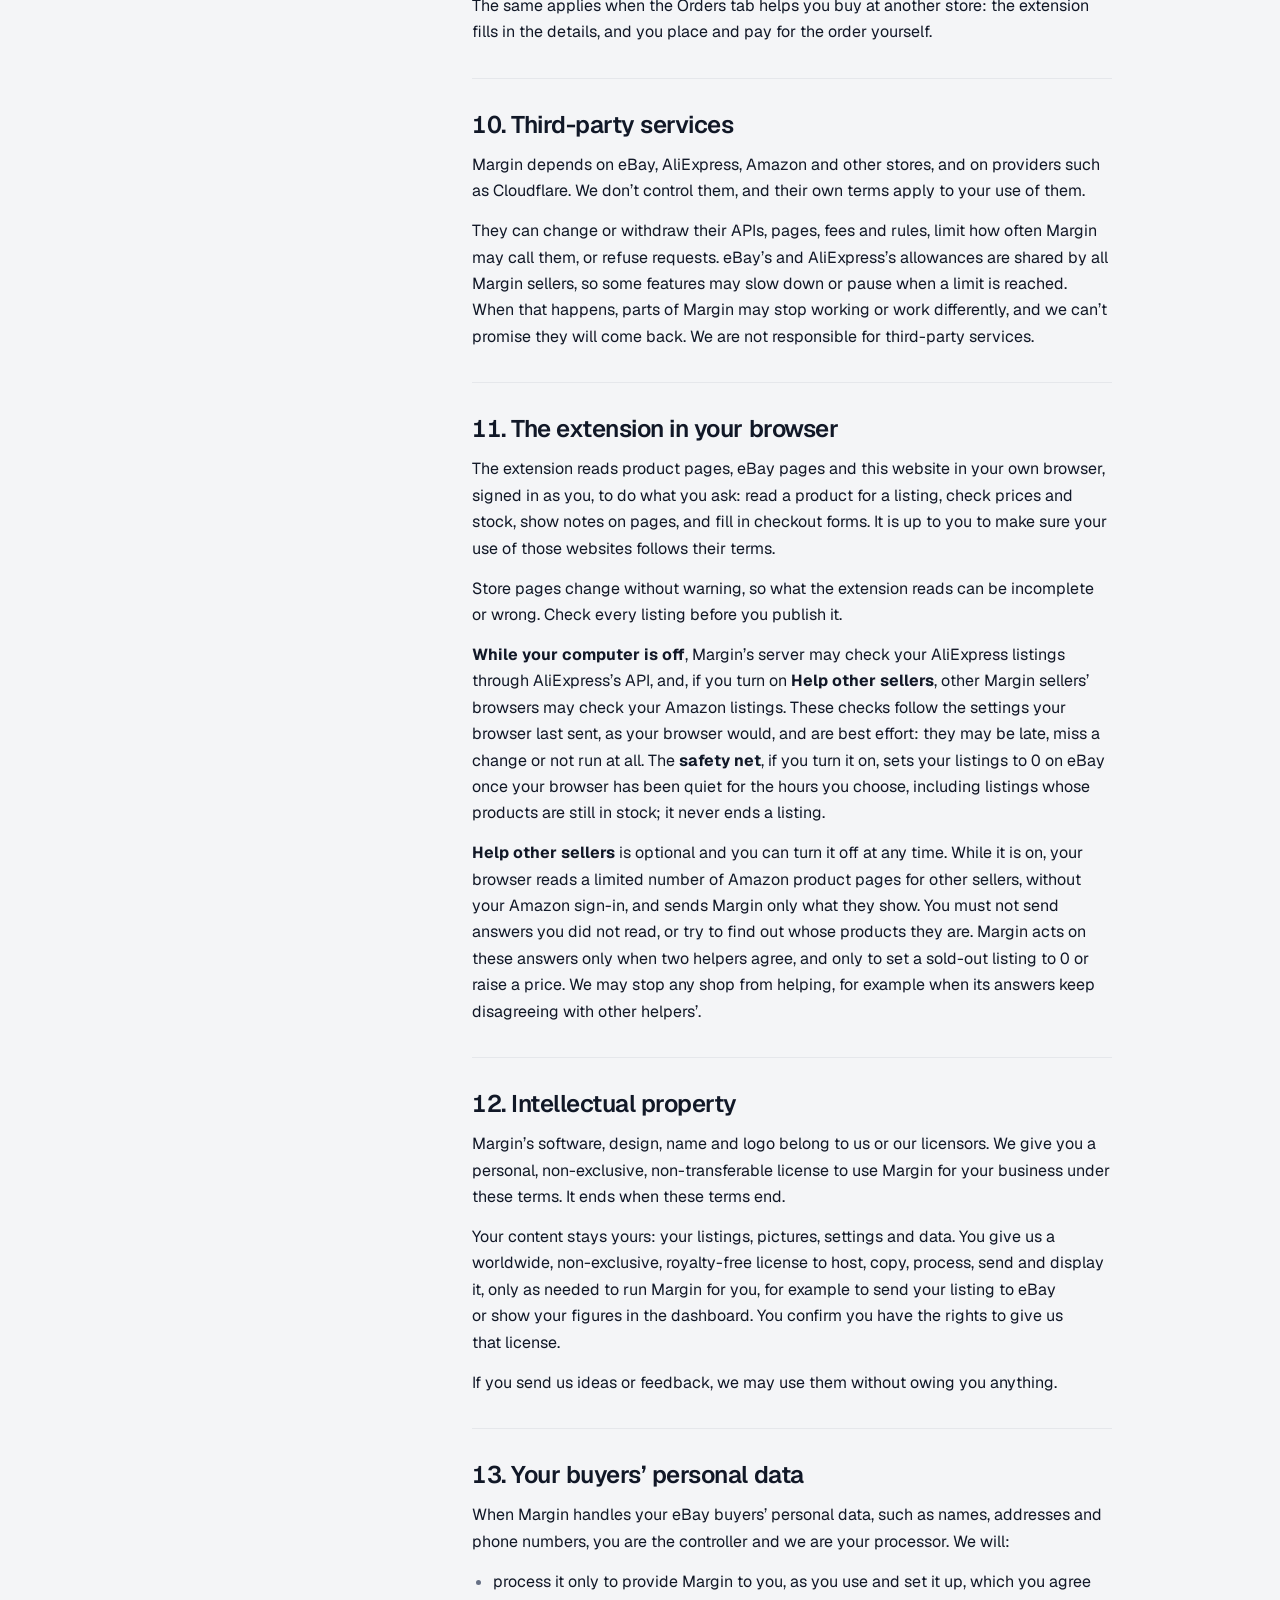
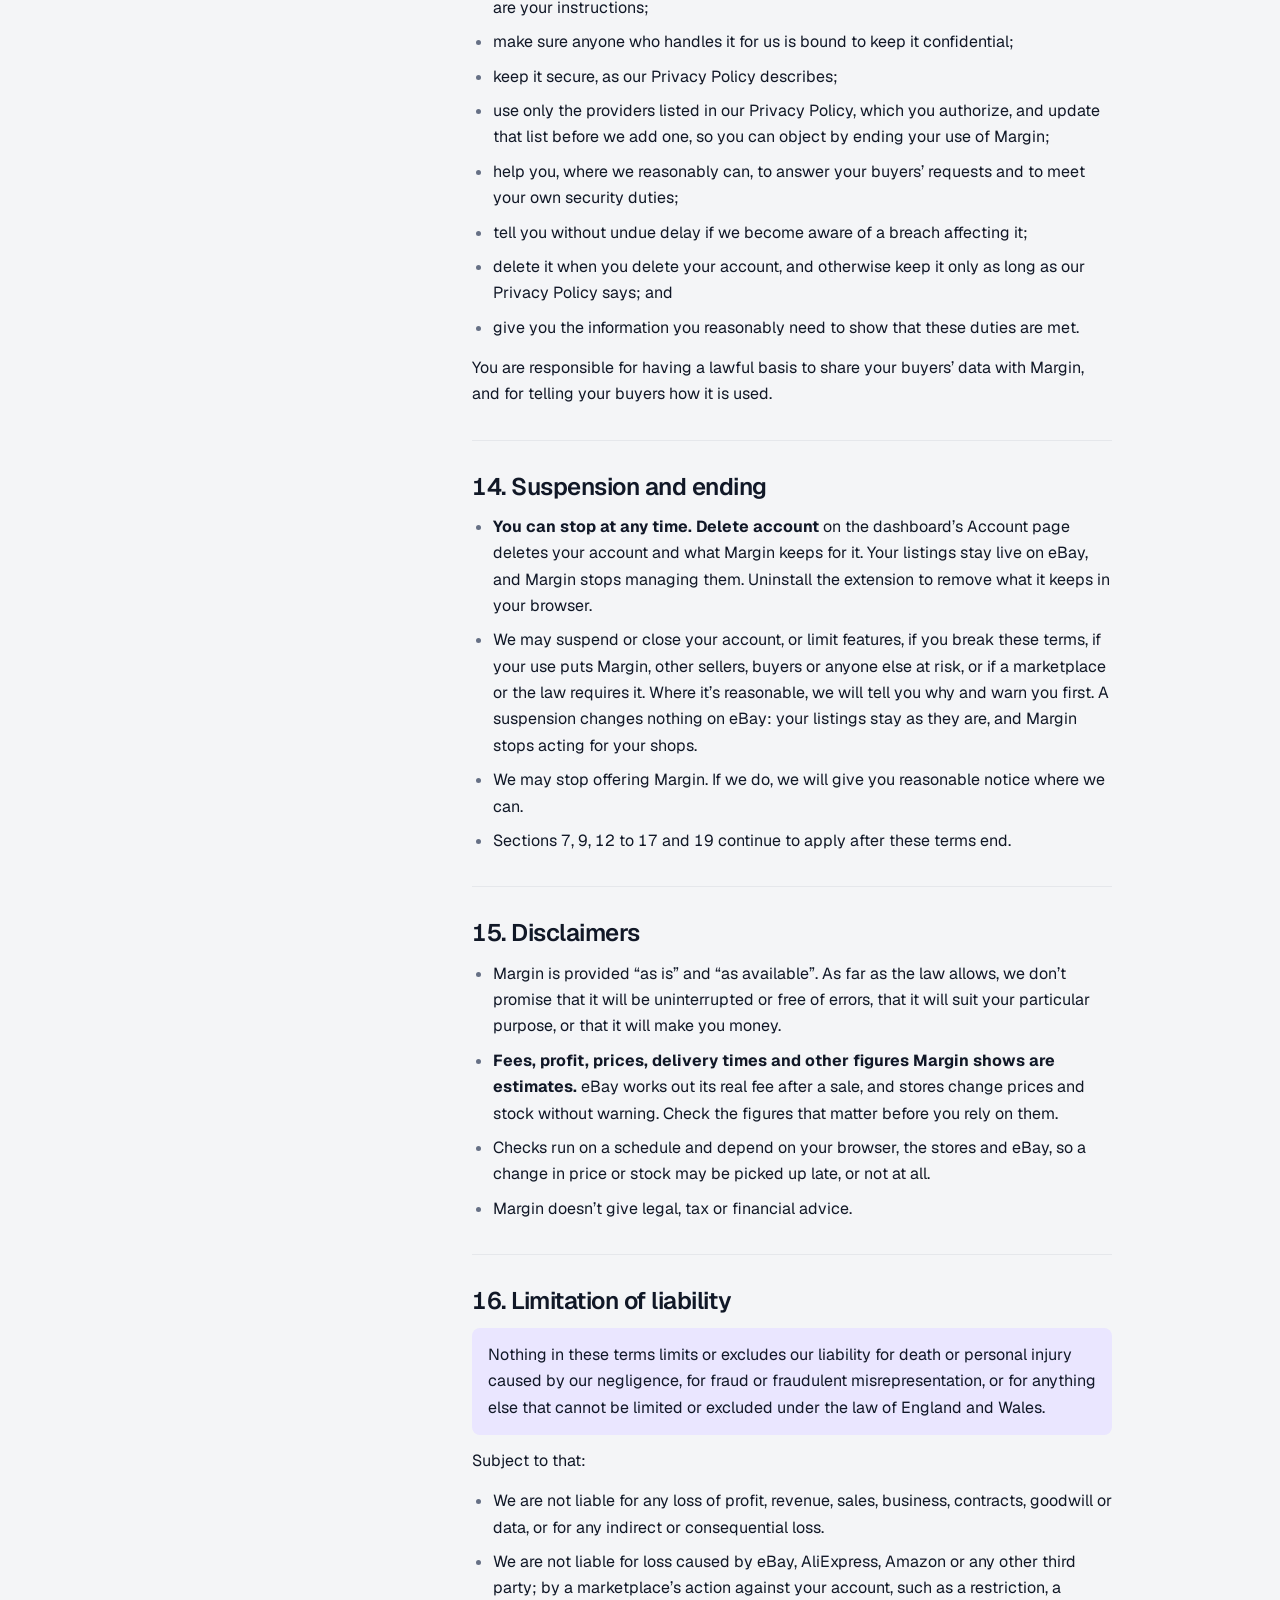
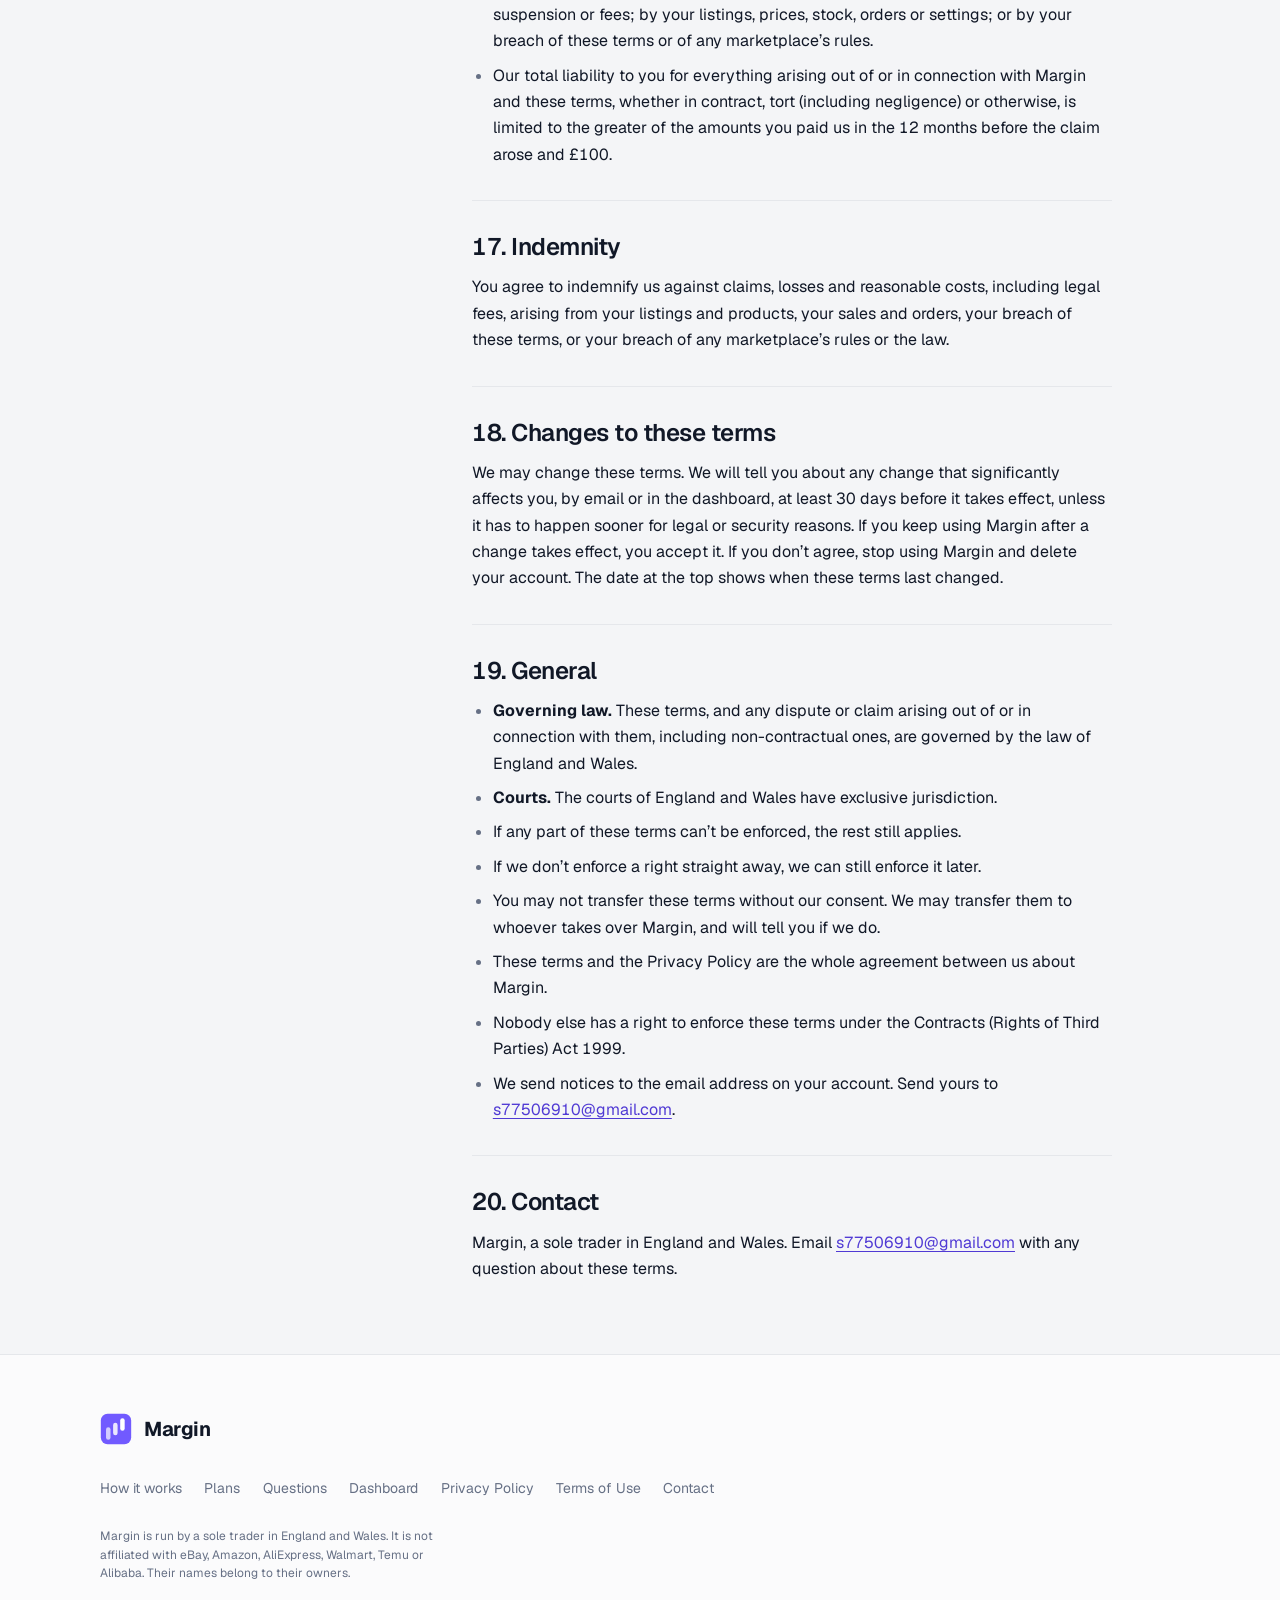
<file: terms/index.html>
<!doctype html>
<!--
  DRAFT FOR REVIEW. These terms were written from what the product does (FEATURES.md, store/,
  docs/ARCHITECTURE.md) and the owner's decisions for launch, and have not been reviewed by a lawyer.
  Have a solicitor in England and Wales review them before relying on them — the limitation of
  liability, the indemnity and the processor terms in section 13 most of all.
-->
<html lang="en-US">
  <head>
    <meta charset="utf-8" />
    <meta name="viewport" content="width=device-width, initial-scale=1" />
    <title>Terms of Use — Margin</title>
    <meta
      name="description"
      content="The terms for using Margin: plans and payment, your responsibilities as an eBay seller, ordering on AliExpress, and the law that applies."
    />
    <link rel="icon" href="../favicon.svg" type="image/svg+xml" />
    <link rel="apple-touch-icon" href="../icon-180.png" />
    <link rel="canonical" href="https://margin-web-green.vercel.app/terms/" />
    <meta name="theme-color" content="#715aff" />
    <script type="module" crossorigin src="../assets/keys-CrjuZVQ3.js"></script>
    <script type="module" crossorigin src="../assets/legal-cFLXcn0T.js"></script>
    <link rel="stylesheet" crossorigin href="../assets/keys-BOXvPxFu.css">
    <link rel="stylesheet" crossorigin href="../assets/legal-CoN06CBY.css">
    <link rel="stylesheet" crossorigin href="../assets/landing-DYl2mYEe.css">
  </head>
  <body>
    <a class="skip" href="#main">Skip to content</a>

    <!-- The landing page's header, less the install button: the Web Store link lives in index.html alone. -->
    <header class="top">
      <div class="wrap top-in">
        <a class="lock" href="../" aria-label="Margin, home">
          <span class="tile" aria-hidden="true"></span>
          <b>Margin</b>
        </a>
        <nav class="top-nav" aria-label="Sections">
          <a href="../#how">How it works</a>
          <a href="../#features">Features</a>
          <a href="../#plans">Plans</a>
          <a href="../#faq">Questions</a>
        </nav>
        <div class="top-do">
          <a class="btn ghost" href="../dashboard/">Dashboard</a>
        </div>
      </div>
    </header>

    <main id="main" tabindex="-1" class="legal">
      <div class="wrap legal-grid">
        <header class="legal-head">
          <h1>Terms of Use</h1>
          <p class="legal-meta">Effective September 30, 2026</p>
          <div class="legal-short">
            <p>The short version</p>
            <ul>
              <li>Margin is a tool. You decide what to list and at what price, and you are responsible for following eBay&rsquo;s rules, including its dropshipping policy, and the law.</li>
              <li>Margin is free to start. Paid plans renew monthly or yearly until you cancel, and you can cancel any time from your dashboard.</li>
              <li>Orders Margin places on AliExpress are made on your own account, at your instruction, and paid by you.</li>
              <li>Margin is provided as is. Fees and profit are estimates.</li>
              <li>These terms are governed by the law of England and Wales.</li>
            </ul>
          </div>
        </header>

        <nav class="legal-toc" aria-label="On this page">
          <details open>
            <summary>On this page</summary>
            <ol>
              <li><a href="#agreement">1. About these terms</a></li>
              <li><a href="#eligibility">2. Who can use Margin</a></li>
              <li><a href="#service">3. What Margin is</a></li>
              <li><a href="#plans">4. Plans and payment</a></li>
              <li><a href="#account">5. Your account</a></li>
              <li><a href="#acceptable-use">6. Acceptable use</a></li>
              <li><a href="#your-responsibility">7. Marketplace rules and the law</a></li>
              <li><a href="#your-decisions">8. Your settings, your decisions</a></li>
              <li><a href="#auto-ship">9. Ordering on AliExpress</a></li>
              <li><a href="#third-parties">10. Third-party services</a></li>
              <li><a href="#extension">11. The extension in your browser</a></li>
              <li><a href="#ip">12. Intellectual property</a></li>
              <li><a href="#data-processing">13. Your buyers&rsquo; personal data</a></li>
              <li><a href="#termination">14. Suspension and ending</a></li>
              <li><a href="#disclaimers">15. Disclaimers</a></li>
              <li><a href="#liability">16. Limitation of liability</a></li>
              <li><a href="#indemnity">17. Indemnity</a></li>
              <li><a href="#changes">18. Changes to these terms</a></li>
              <li><a href="#general">19. General</a></li>
              <li><a href="#contact">20. Contact</a></li>
            </ol>
          </details>
        </nav>

        <article class="legal-doc">
          <section id="agreement">
            <h2>1. About these terms</h2>
            <p>
              These terms are an agreement between you and Margin, a sole trader in England and Wales (&ldquo;Margin&rdquo;,
              &ldquo;we&rdquo;, &ldquo;us&rdquo;). They cover the Margin Chrome extension, this website and its dashboard, and
              Margin&rsquo;s server (together, &ldquo;Margin&rdquo;).
            </p>
            <p>
              By creating an account or using Margin, you agree to these terms. Our <a href="../privacy/">Privacy Policy</a>
              explains how we handle personal data. If you don&rsquo;t agree, don&rsquo;t use Margin.
            </p>
          </section>

          <section id="eligibility">
            <h2>2. Who can use Margin</h2>
            <p>You can use Margin only if:</p>
            <ul>
              <li>you are at least 18 years old;</li>
              <li>you use it to sell on eBay for profit, as a trader and not as a consumer, with either a private or a business eBay account (choosing the account type that eBay&rsquo;s rules require for how you sell is up to you); and</li>
              <li>you can enter into a binding contract, and nothing stops you from using eBay or Margin.</li>
            </ul>
            <p>
              If you use Margin for a company or other organization, you confirm that you can accept these terms for it, and
              &ldquo;you&rdquo; includes it.
            </p>
          </section>

          <section id="service">
            <h2>3. What Margin is</h2>
            <p>
              Margin helps you list products on eBay from supported stores, price them, keep their price and stock in step with
              the store, and track your orders, fees and profit. It has three parts: a Chrome extension, a website with a
              dashboard, and a server that connects them to eBay and, if you choose, to AliExpress.
            </p>
            <p>
              <strong>Margin is independent.</strong> It is not affiliated with, endorsed by or sponsored by eBay, Amazon,
              AliExpress, Walmart, Temu, Alibaba or any other store or marketplace. Their names and marks belong to their owners.
            </p>
            <p>Margin is still growing, so features, supported stores and eBay sites may be added, changed or removed.</p>
          </section>

          <section id="plans">
            <h2>4. Plans and payment</h2>
            <p class="legal-key">
              Margin has a Free plan and two paid plans, Pro and Max. What each plan includes and costs is on our website and on
              the Plan page of your dashboard.
            </p>
            <ul>
              <li><strong>A paid plan is a subscription.</strong> It renews monthly or yearly, as you chose, until you cancel it.</li>
              <li>
                <strong>You can cancel any time</strong> from Manage billing on the Plan page. Cancellation takes effect at the end
                of the period you have already paid for, and you keep your plan until then.
              </li>
              <li><strong>No refunds for part of a period</strong>, except where the law requires one.</li>
              <li>If a payment fails, your account moves to the Free plan until the payment goes through.</li>
              <li>Prices are in pounds sterling (GBP). VAT is added at checkout where it applies, and shown before you pay.</li>
              <li>
                If we change the price of a plan you subscribe to, we will email you at least 30 days before the new price applies
                to you, so you can cancel first if you want to.
              </li>
              <li>What a plan includes may change as Margin changes.</li>
              <li>Payments are handled by Stripe. Your card details go to Stripe and never reach Margin.</li>
              <li>
                <strong>A plan never ends a listing.</strong> If you move to a plan with less, your eBay listings stay live and
                Margin keeps looking after them. The plan&rsquo;s limits apply to what comes next, such as a new listing past the
                plan&rsquo;s limit or a feature the plan doesn&rsquo;t include.
              </li>
            </ul>
          </section>

          <section id="account">
            <h2>5. Your account</h2>
            <ul>
              <li>Give accurate information. Your email address is where notices reach you, so tell us if it changes.</li>
              <li>Keep your password safe and don&rsquo;t share your account. You are responsible for what happens under it.</li>
              <li>Tell us right away at <a href="mailto:s77506910@gmail.com">s77506910@gmail.com</a> if you think someone else has used it.</li>
              <li>One account for each person or business. Keep all your eBay shops on the same account, as your plan allows.</li>
            </ul>
          </section>

          <section id="acceptable-use">
            <h2>6. Acceptable use</h2>
            <p>You must not:</p>
            <ul>
              <li>use Margin for anything illegal, fraudulent or harmful;</li>
              <li>list counterfeit, stolen, prohibited or recalled goods, or anything that infringes someone else&rsquo;s intellectual property;</li>
              <li>create accounts automatically or in bulk, or make a new account to get around a limit or a suspension;</li>
              <li>try to get around plan limits, rate limits or other technical limits, or overload Margin or the eBay and AliExpress allowances all Margin sellers share;</li>
              <li>resell, rent or sublicense access to Margin, or share your account with anyone outside your business;</li>
              <li>scrape, crawl or copy Margin&rsquo;s website, dashboard or server, or reach them other than through the extension and website we provide;</li>
              <li>probe or test Margin&rsquo;s security, or try to reach another seller&rsquo;s data, without our written permission;</li>
              <li>copy, modify or reverse engineer Margin, except where the law allows it; or</li>
              <li>use Margin to mislead, spam or harass buyers or anyone else.</li>
            </ul>
          </section>

          <section id="your-responsibility">
            <h2>7. Marketplace rules and the law</h2>
            <p>Margin is a tool, and you are the seller. You alone are responsible for:</p>
            <ul>
              <li>
                <strong>Following eBay&rsquo;s policies and User Agreement, including eBay&rsquo;s dropshipping policy.</strong>
                eBay restricts buying an item from another retailer or marketplace and having it shipped straight to your buyer.
                The Margin panel reminds you: list only stock you hold and ship yourself. Read eBay&rsquo;s rules for each site
                you sell on before you list.
              </li>
              <li>Following the terms of Amazon, AliExpress and any other store you use with Margin.</li>
              <li>What you sell and how you describe it, including accuracy, condition, product safety, labeling, and restricted or prohibited items.</li>
              <li>Consumer law, including your buyers&rsquo; rights to information, cancellation, returns and refunds.</li>
              <li>VAT, sales tax, customs duties, income tax and any other taxes or registrations.</li>
              <li>Intellectual property: you must have the right to use the titles, descriptions, pictures and brands in your listings.</li>
            </ul>
            <p>
              Margin doesn&rsquo;t check your listings or orders against these rules. If we point out a problem, that
              doesn&rsquo;t make us responsible for it.
            </p>
          </section>

          <section id="your-decisions">
            <h2>8. Your settings, your decisions</h2>
            <p>
              Everything Margin does to your eBay listings, such as publishing, pricing, repricing, changing stock and sending
              tracking, is done at your instruction: when you press a button, or through settings you turned on, such as the
              price rule, minimum profit and the price and stock checks. Those listings, prices and stock levels are your
              decisions, even when Margin applies them automatically. Check your settings and listings regularly. You can turn
              automatic changes off at any time.
            </p>
            <p>
              Margin never ends or withdraws an eBay listing by itself: ending one always needs your confirmation. Deleting your
              Margin account doesn&rsquo;t change anything on eBay.
            </p>
          </section>

          <section id="auto-ship">
            <h2>9. Ordering on AliExpress</h2>
            <p>
              Ordering on AliExpress through Margin is part of the Max plan. If you connect AliExpress and press <strong>Order on
              AliExpress</strong>, or turn on <strong>Order on AliExpress automatically</strong>:
            </p>
            <ul>
              <li>
                Margin places orders on your own AliExpress account, at your instruction and according to your settings. You are
                the buyer in each purchase. Margin is not a party to it and never holds your money.
              </li>
              <li>
                With <strong>Pay automatically</strong> on, AliExpress charges the payment method saved in your AliExpress
                account, up to the maximum you set. With it off, you pay for each order on AliExpress yourself.
              </li>
              <li>
                Ordering is best effort. An order may be delayed, fail, cost more than expected, or not be placed at all, because
                of AliExpress, eBay, stock, prices, addresses or a fault in Margin. Margin doesn&rsquo;t retry a failed order by
                itself.
              </li>
              <li>
                <strong>Review every order</strong>: that it was placed, what it cost, where it is going and its tracking. Fix
                anything wrong with AliExpress or your buyer yourself.
              </li>
              <li>Disputes, refunds, returns and delivery problems are between you and AliExpress, and between you and your buyer.</li>
              <li>Making sure that ordering this way is allowed by eBay&rsquo;s dropshipping policy and AliExpress&rsquo;s terms is up to you.</li>
            </ul>
            <p>
              The same applies when the Orders tab helps you buy at another store: the extension fills in the details, and you
              place and pay for the order yourself.
            </p>
          </section>

          <section id="third-parties">
            <h2>10. Third-party services</h2>
            <p>
              Margin depends on eBay, AliExpress, Amazon and other stores, and on providers such as Cloudflare. We don&rsquo;t
              control them, and their own terms apply to your use of them.
            </p>
            <p>
              They can change or withdraw their APIs, pages, fees and rules, limit how often Margin may call them, or refuse
              requests. eBay&rsquo;s and AliExpress&rsquo;s allowances are shared by all Margin sellers, so some features may
              slow down or pause when a limit is reached. When that happens, parts of Margin may stop working or work
              differently, and we can&rsquo;t promise they will come back. We are not responsible for third-party services.
            </p>
          </section>

          <section id="extension">
            <h2>11. The extension in your browser</h2>
            <p>
              The extension reads product pages, eBay pages and this website in your own browser, signed in as you, to do what
              you ask: read a product for a listing, check prices and stock, show notes on pages, and fill in checkout forms. It
              is up to you to make sure your use of those websites follows their terms.
            </p>
            <p>
              Store pages change without warning, so what the extension reads can be incomplete or wrong. Check every listing
              before you publish it.
            </p>
            <p>
              <strong>While your computer is off</strong>, Margin&rsquo;s server may check your AliExpress listings through
              AliExpress&rsquo;s API, and, if you turn on <strong>Help other sellers</strong>, other Margin sellers&rsquo;
              browsers may check your Amazon listings. These checks follow the settings your browser last sent, as your browser
              would, and are best effort: they may be late, miss a change or not run at all. The <strong>safety net</strong>, if
              you turn it on, sets your listings to 0 on eBay once your browser has been quiet for the hours you choose,
              including listings whose products are still in stock; it never ends a listing.
            </p>
            <p>
              <strong>Help other sellers</strong> is optional and you can turn it off at any time. While it is on, your browser
              reads a limited number of Amazon product pages for other sellers, without your Amazon sign-in, and sends Margin only
              what they show. You must not send answers you did not read, or try to find out whose products they are. Margin
              acts on these answers only when two helpers agree, and only to set a sold-out listing to 0 or raise a price. We
              may stop any shop from helping, for example when its answers keep disagreeing with other helpers&rsquo;.
            </p>
          </section>

          <section id="ip">
            <h2>12. Intellectual property</h2>
            <p>
              Margin&rsquo;s software, design, name and logo belong to us or our licensors. We give you a personal,
              non-exclusive, non-transferable license to use Margin for your business under these terms. It ends when these
              terms end.
            </p>
            <p>
              Your content stays yours: your listings, pictures, settings and data. You give us a worldwide, non-exclusive,
              royalty-free license to host, copy, process, send and display it, only as needed to run Margin for you, for
              example to send your listing to eBay or show your figures in the dashboard. You confirm you have the rights to
              give us that license.
            </p>
            <p>If you send us ideas or feedback, we may use them without owing you anything.</p>
          </section>

          <section id="data-processing">
            <h2>13. Your buyers&rsquo; personal data</h2>
            <p>
              When Margin handles your eBay buyers&rsquo; personal data, such as names, addresses and phone numbers, you are the
              controller and we are your processor. We will:
            </p>
            <ul>
              <li>process it only to provide Margin to you, as you use and set it up, which you agree are your instructions;</li>
              <li>make sure anyone who handles it for us is bound to keep it confidential;</li>
              <li>keep it secure, as our Privacy Policy describes;</li>
              <li>use only the providers listed in our Privacy Policy, which you authorize, and update that list before we add one, so you can object by ending your use of Margin;</li>
              <li>help you, where we reasonably can, to answer your buyers&rsquo; requests and to meet your own security duties;</li>
              <li>tell you without undue delay if we become aware of a breach affecting it;</li>
              <li>delete it when you delete your account, and otherwise keep it only as long as our Privacy Policy says; and</li>
              <li>give you the information you reasonably need to show that these duties are met.</li>
            </ul>
            <p>
              You are responsible for having a lawful basis to share your buyers&rsquo; data with Margin, and for telling your
              buyers how it is used.
            </p>
          </section>

          <section id="termination">
            <h2>14. Suspension and ending</h2>
            <ul>
              <li>
                <strong>You can stop at any time.</strong> <strong>Delete account</strong> on the dashboard&rsquo;s Account page
                deletes your account and what Margin keeps for it. Your listings stay live on eBay, and Margin stops managing
                them. Uninstall the extension to remove what it keeps in your browser.
              </li>
              <li>
                We may suspend or close your account, or limit features, if you break these terms, if your use puts Margin, other
                sellers, buyers or anyone else at risk, or if a marketplace or the law requires it. Where it&rsquo;s reasonable,
                we will tell you why and warn you first. A suspension changes nothing on eBay: your listings stay as they are,
                and Margin stops acting for your shops.
              </li>
              <li>We may stop offering Margin. If we do, we will give you reasonable notice where we can.</li>
              <li>Sections 7, 9, 12 to 17 and 19 continue to apply after these terms end.</li>
            </ul>
          </section>

          <section id="disclaimers">
            <h2>15. Disclaimers</h2>
            <ul>
              <li>
                Margin is provided &ldquo;as is&rdquo; and &ldquo;as available&rdquo;. As far as the law allows, we don&rsquo;t
                promise that it will be uninterrupted or free of errors, that it will suit your particular purpose, or that it
                will make you money.
              </li>
              <li>
                <strong>Fees, profit, prices, delivery times and other figures Margin shows are estimates.</strong> eBay works out
                its real fee after a sale, and stores change prices and stock without warning. Check the figures that matter
                before you rely on them.
              </li>
              <li>
                Checks run on a schedule and depend on your browser, the stores and eBay, so a change in price or stock may be
                picked up late, or not at all.
              </li>
              <li>Margin doesn&rsquo;t give legal, tax or financial advice.</li>
            </ul>
          </section>

          <section id="liability">
            <h2>16. Limitation of liability</h2>
            <p class="legal-key">
              Nothing in these terms limits or excludes our liability for death or personal injury caused by our negligence,
              for fraud or fraudulent misrepresentation, or for anything else that cannot be limited or excluded under the law
              of England and Wales.
            </p>
            <p>Subject to that:</p>
            <ul>
              <li>We are not liable for any loss of profit, revenue, sales, business, contracts, goodwill or data, or for any indirect or consequential loss.</li>
              <li>
                We are not liable for loss caused by eBay, AliExpress, Amazon or any other third party; by a marketplace&rsquo;s
                action against your account, such as a restriction, a suspension or fees; by your listings, prices, stock,
                orders or settings; or by your breach of these terms or of any marketplace&rsquo;s rules.
              </li>
              <li>
                Our total liability to you for everything arising out of or in connection with Margin and these terms, whether in
                contract, tort (including negligence) or otherwise, is limited to the greater of the amounts you paid us in the 12
                months before the claim arose and &pound;100.
              </li>
            </ul>
          </section>

          <section id="indemnity">
            <h2>17. Indemnity</h2>
            <p>
              You agree to indemnify us against claims, losses and reasonable costs, including legal fees, arising from your
              listings and products, your sales and orders, your breach of these terms, or your breach of any marketplace&rsquo;s
              rules or the law.
            </p>
          </section>

          <section id="changes">
            <h2>18. Changes to these terms</h2>
            <p>
              We may change these terms. We will tell you about any change that significantly affects you, by email or in the
              dashboard, at least 30 days before it takes effect, unless it has to happen sooner for legal or security reasons.
              If you keep using Margin after a change takes effect, you accept it. If you don&rsquo;t agree, stop using Margin
              and delete your account. The date at the top shows when these terms last changed.
            </p>
          </section>

          <section id="general">
            <h2>19. General</h2>
            <ul>
              <li>
                <strong>Governing law.</strong> These terms, and any dispute or claim arising out of or in connection with them,
                including non-contractual ones, are governed by the law of England and Wales.
              </li>
              <li><strong>Courts.</strong> The courts of England and Wales have exclusive jurisdiction.</li>
              <li>If any part of these terms can&rsquo;t be enforced, the rest still applies.</li>
              <li>If we don&rsquo;t enforce a right straight away, we can still enforce it later.</li>
              <li>You may not transfer these terms without our consent. We may transfer them to whoever takes over Margin, and will tell you if we do.</li>
              <li>These terms and the Privacy Policy are the whole agreement between us about Margin.</li>
              <li>Nobody else has a right to enforce these terms under the Contracts (Rights of Third Parties) Act 1999.</li>
              <li>We send notices to the email address on your account. Send yours to <a href="mailto:s77506910@gmail.com">s77506910@gmail.com</a>.</li>
            </ul>
          </section>

          <section id="contact">
            <h2>20. Contact</h2>
            <p>
              Margin, a sole trader in England and Wales. Email <a href="mailto:s77506910@gmail.com">s77506910@gmail.com</a>
              with any question about these terms.
            </p>
          </section>
        </article>
      </div>
    </main>

    <footer class="foot">
      <div class="wrap foot-in">
        <a class="lock" href="../">
          <span class="tile" aria-hidden="true"></span>
          <b>Margin</b>
        </a>
        <nav class="foot-nav" aria-label="Footer">
          <a href="../#how">How it works</a>
          <a href="../#plans">Plans</a>
          <a href="../#faq">Questions</a>
          <a href="../dashboard/">Dashboard</a>
          <a href="../privacy/">Privacy Policy</a>
          <a href="../terms/" aria-current="page">Terms of Use</a>
          <a href="mailto:s77506910@gmail.com">Contact</a>
        </nav>
        <p class="foot-fine">
          Margin is run by a sole trader in England and Wales. It is not affiliated with eBay, Amazon, AliExpress, Walmart,
          Temu or Alibaba. Their names belong to their owners.
        </p>
      </div>
    </footer>

  </body>
</html>
</file>
<file: assets/keys-BOXvPxFu.css>
@font-face{font-family:Geist;font-style:normal;font-weight:100 900;font-display:swap;src:url(./geist-latin-var-BgDaEnEv.woff2) format("woff2")}@font-face{font-family:Geist Mono;font-style:normal;font-weight:100 900;font-display:swap;src:url(./geist-mono-latin-var-XN7g48iV.woff2) format("woff2")}:root{color-scheme:light dark;--v-600: #715aff;--v-500: #8470ff;--v-400: #9685ff;--v-700: #503ad4;--v-wash: #eae6ff;--v-ink: #503ad4;--v-ink-hover: #412db8;--v-hover: #503ad4;--v-mark: color-mix(in srgb, var(--v-600) 14%, var(--card));--danger: #b91c1c;--danger-hover: #991b1b;--page: #f4f5f7;--band: #fbfbfc;--card: #fff;--sunk: #eceef2;--line: #e5e7eb;--line-strong: #d1d5db;--line-control: #8d95a3;--v-on: #fff;--frame: #1f2430;--frame-edge: #39404f;--ink: #111827;--ink-2: #667085;--ink-3: #667085;--split-fee: #6b7280;--split-stock: #4b5563;--ok: #047857;--ok-wash: #ecfdf5;--warn: #b45309;--warn-wash: #fffbeb;--bad: #b91c1c;--bad-wash: #fef2f2;--neutral: #374151;--neutral-wash: #f3f4f6;--shadow: 0 1px 2px rgb(16 24 40 / .06), 0 1px 3px rgb(16 24 40 / .04);--lift: 0 12px 32px rgb(16 24 40 / .06), 0 4px 10px rgb(16 24 40 / .04);--display: "Geist", -apple-system, BlinkMacSystemFont, "Segoe UI", Helvetica, sans-serif;--sans: "Geist", -apple-system, BlinkMacSystemFont, "Segoe UI", Helvetica, ui-sans-serif, system-ui, sans-serif;--mono: "Geist Mono", ui-monospace, SFMono-Regular, "SF Mono", Menlo, Consolas, monospace;--t-xs: .75rem;--t-title: .9375rem;--t-headline: 1.375rem;--t-sm: .8125rem;--t-md: .875rem;--t-lg: 1rem;--t-xl: 1.25rem;--t-2xl: 1.5rem;--t-3xl: 1.75rem;--t-4xl: 2.25rem;--control-h: 2.25rem;--control-h-sm: 1.75rem;--radius: .75rem;--radius-sm: .5rem;--radius-xs: 6px;--radius-lg: 1.125rem;--wrap: 1160px;--gutter: clamp(1.25rem, 4vw, 2.5rem);--measure: 26em;--measure-wide: 30em;--ease: cubic-bezier(.16, 1, .3, 1);--fast: .12s;--press: 70ms;--slow: .28s}@media(pointer:coarse){:root{--control-h: 2.75rem;--control-h-sm: 2.75rem}}@media(prefers-color-scheme:dark){:root:not([data-theme=light]){color-scheme:dark;--v-ink: #b9adff;--v-ink-hover: #d8d1ff;--v-hover: #6650f5;--danger-hover: #c93333;--v-wash: #332d5c;--page: #202329;--band: #25282f;--card: #292d35;--sunk: #343943;--line: #3d424c;--line-strong: #4f5561;--line-control: #848c9b;--frame: #343943;--frame-edge: #535a67;--ink: #e4e7ec;--ink-2: #adb4bf;--ink-3: #adb4bf;--split-fee: #6f7785;--split-stock: #9aa1ae;--ok: #62d6a0;--ok-wash: #1f3a2f;--warn: #f2c46a;--warn-wash: #3b301a;--bad: #f69393;--bad-wash: #422629;--neutral: #e0e3e9;--neutral-wash: #363a44;--shadow: 0 1px 2px rgb(0 0 0 / .45), 0 1px 3px rgb(0 0 0 / .3);--lift: 0 12px 32px rgb(0 0 0 / .45), 0 4px 10px rgb(0 0 0 / .3)}}:root[data-theme=dark]{color-scheme:dark;--v-ink: #b9adff;--v-ink-hover: #d8d1ff;--v-hover: #6650f5;--danger-hover: #c93333;--v-wash: #332d5c;--page: #202329;--band: #25282f;--card: #292d35;--sunk: #343943;--line: #3d424c;--line-strong: #4f5561;--line-control: #848c9b;--frame: #343943;--frame-edge: #535a67;--ink: #e4e7ec;--ink-2: #adb4bf;--ink-3: #adb4bf;--split-fee: #6f7785;--split-stock: #9aa1ae;--ok: #62d6a0;--ok-wash: #1f3a2f;--warn: #f2c46a;--warn-wash: #3b301a;--bad: #f69393;--bad-wash: #422629;--neutral: #e0e3e9;--neutral-wash: #363a44;--shadow: 0 1px 2px rgb(0 0 0 / .45), 0 1px 3px rgb(0 0 0 / .3);--lift: 0 12px 32px rgb(0 0 0 / .45), 0 4px 10px rgb(0 0 0 / .3)}*{box-sizing:border-box}html{-webkit-text-size-adjust:100%}body{margin:0;background:var(--page);color:var(--ink);font-family:var(--sans);font-size:16px;line-height:1.55;-webkit-font-smoothing:antialiased;text-rendering:optimizeLegibility;font-variant-numeric:tabular-nums}input,select,textarea,button{font-family:inherit;font-variant-numeric:tabular-nums}::selection{background:var(--v-600);color:var(--v-on)}:root{accent-color:var(--v-ink);caret-color:var(--v-ink);scrollbar-color:var(--line-strong) transparent;scrollbar-width:thin}::-webkit-scrollbar{width:8px;height:8px}::-webkit-scrollbar-track,::-webkit-scrollbar-button{background:transparent;display:none}::-webkit-scrollbar-thumb{background:var(--line-strong);border-radius:999px}html[data-keys] :focus-visible{outline:2px solid var(--v-ink);outline-offset:2px}html[data-keys] input:focus-visible,html[data-keys] select:focus-visible,html[data-keys] textarea:focus-visible{outline-offset:1px}html:not([data-keys]) :focus{outline:none}a{color:inherit;text-underline-offset:.18em;text-decoration-thickness:from-font}h1,h2,h3,h4{margin:0;font-family:var(--display);font-weight:600;letter-spacing:-.02em;line-height:1.15;text-wrap:balance}p{margin:0;text-wrap:pretty}img{max-width:100%}[hidden]{display:none!important}.num{font-variant-numeric:tabular-nums;font-feature-settings:"tnum" 1}.wrap{width:min(var(--wrap),100%);margin-inline:auto;padding-inline:var(--gutter)}.tile{width:32px;height:32px;flex:none;background:url(../favicon.svg) center / 100% 100% no-repeat}.skip{position:absolute;left:-9999px;top:0;z-index:20;background:var(--card);color:var(--ink);border:1px solid var(--line-strong);border-radius:var(--radius-sm);padding:0 16px;font-weight:500;text-decoration:none;display:inline-flex;align-items:center;min-height:var(--control-h)}.skip:focus{left:12px;top:12px}.lock{display:inline-flex;align-items:center;gap:12px;text-decoration:none;min-height:44px}.lock b{font-family:var(--display);font-weight:700;font-size:var(--t-xl);letter-spacing:-.02em}.lock b em{font-style:normal;color:var(--v-ink)}.btn{position:relative;display:inline-flex;align-items:center;justify-content:center;gap:8px;box-sizing:border-box;min-height:var(--control-h);padding:0 16px;border-radius:var(--radius-sm);font:500 var(--t-sm)/1.45 var(--display);text-decoration:none;text-align:center;border:1px solid var(--line);background:var(--card);color:var(--ink);box-shadow:var(--shadow);white-space:normal;flex-shrink:0;max-width:100%;transition:background var(--fast) var(--ease),color var(--fast) var(--ease),transform var(--press) var(--ease),box-shadow var(--press) var(--ease)}a.btn,button.btn{cursor:pointer}.btn:hover{background:var(--page)}.btn.primary{background:var(--v-600);color:var(--v-on);border-color:transparent}.btn.primary:hover{background:var(--v-hover)}.btn.ghost{background:var(--card);color:var(--ink);border-color:var(--line)}.btn.ghost:hover{background:var(--page)}.btn:active:not([disabled]){transform:translateY(1px);box-shadow:none}.btn[disabled]{background:var(--sunk);color:color-mix(in srgb,var(--ink-2) 70%,var(--ink));border-color:var(--line);box-shadow:none;cursor:not-allowed}a.btn[disabled]{pointer-events:none}.btn.big{min-height:2.75rem;padding:0 20px;font-size:var(--t-md)}.btn svg{width:16px;height:16px;flex:none}.chip{display:inline-flex;align-items:center;gap:4px;box-sizing:border-box;height:1.375rem;padding:0 8px;font:600 var(--t-xs)/1rem var(--display);border-radius:var(--radius-xs);white-space:nowrap}.chip.ok{background:var(--ok-wash);color:var(--ok)}.chip.warn{background:var(--warn-wash);color:var(--warn)}.chip.bad{background:var(--bad-wash);color:var(--bad)}.chip.info{background:var(--v-wash);color:var(--v-ink)}.chip.neutral{background:var(--neutral-wash);color:var(--neutral)}.chip.brand{background:var(--v-wash);color:var(--v-ink)}:where(input:not([type=checkbox],[type=radio],[type=range],[type=hidden],[type=file],[type=color])),:where(select){box-sizing:border-box;height:var(--control-h);min-width:0;padding:0 12px;font:400 var(--t-sm)/1.45 var(--sans);font-variant-numeric:tabular-nums;color:var(--ink);background-color:var(--card);border:1px solid var(--line-control);border-radius:var(--radius-sm)}:where(textarea){box-sizing:border-box;min-width:0;padding:4px 10px;font:400 var(--t-xs)/1.5 var(--mono);color:var(--ink);background-color:var(--card);border:1px solid var(--line-control);border-radius:var(--radius-sm)}:where(select){cursor:pointer}:where(input,select,textarea):disabled{background-color:var(--sunk);border-color:var(--line);color:color-mix(in srgb,var(--ink-2) 70%,var(--ink));opacity:1}::placeholder{color:var(--ink-2);opacity:1}.fieldName{display:block;margin-bottom:4px;font:600 var(--t-xs)/1.45 var(--display);letter-spacing:-.01em;color:var(--ink)}.linkish{display:inline-flex;align-items:center;justify-content:center;min-height:var(--control-h-sm);min-width:var(--control-h-sm);padding:0;border:0;background:none;font:400 var(--t-xs)/1.45 var(--sans);color:var(--v-ink);text-decoration:none;text-underline-offset:.15em;cursor:pointer}.linkish:hover{color:var(--v-ink-hover);text-decoration:underline}.card{min-width:0;background:var(--card);border:1px solid var(--line);border-radius:var(--radius);box-shadow:var(--shadow)}.band{background:var(--band);border-block:1px solid var(--line)}@media(prefers-reduced-motion:reduce){.spinner{animation:none;border-color:var(--line);border-top-color:var(--v-600)}.loading{animation:waiting 2.4s ease-in-out infinite}@keyframes waiting{0%,to{opacity:1}50%{opacity:.55}}}@media(prefers-reduced-motion:reduce){*,*:before,*:after{transition-property:opacity,color,background-color,border-color,outline-color,fill,stroke,box-shadow!important}html{scroll-behavior:auto!important}}@keyframes margin-fade-in{0%{opacity:0}}:root[data-theme=light]{color-scheme:light}
</file>
<file: assets/index-BxKdfS8M.css>
.vh{position:absolute!important;width:1px;height:1px;overflow:hidden;clip-path:inset(50%);white-space:nowrap}.hb{padding-block:clamp(2.5rem,6vw,4.5rem) clamp(3rem,6vw,4.5rem)}.hb-say{display:grid;grid-template-columns:minmax(0,7fr) minmax(0,5fr);align-items:end;gap:1.5rem clamp(2rem,5vw,4rem)}.hb-head{margin:0;max-width:13ch;font-size:min(clamp(2.5rem,5.6vw,4.6rem),11.5vw);font-weight:600;line-height:1.02;letter-spacing:-.038em;text-wrap:balance}.hb-lead{margin:0;max-width:44ch;color:var(--ink-2);font-size:1.0625rem;line-height:1.6;text-wrap:pretty}.hb-side .hero-do{justify-content:flex-start;margin-top:1.5rem}.hb-side .hero-fine{margin-top:.9rem}.hb{overflow-x:clip}.hb>.wrap{perspective:1000px}.board{margin:clamp(2.25rem,4.5vw,3.25rem) 0 0;transform-origin:50% 0;overflow:hidden;background:var(--card);border:1px solid var(--line);border-radius:var(--radius-lg);box-shadow:var(--lift)}.board-bar{display:flex;flex-wrap:wrap;align-items:center;gap:8px 10px;padding:10px 14px;background:var(--band);border-bottom:1px solid var(--line);font-size:var(--t-md)}.board-bar .tile{width:22px;height:22px}.board-cadence{display:inline-flex;align-items:center;gap:7px;margin-left:auto;color:var(--ink-2);font-size:var(--t-sm)}.board-cadence i{width:7px;height:7px;border-radius:50%;background:var(--ok)}.board-pause{min-height:var(--control-h-sm);height:var(--control-h-sm);padding:0 12px;font-size:var(--t-xs)}.board-scroll{overflow-x:auto}.board-table{width:100%;border-collapse:collapse;font-size:var(--t-md)}.board-table th,.board-table td{padding:12px 16px;text-align:left;white-space:nowrap;vertical-align:middle;border-bottom:1px solid var(--line)}.board-table thead th{padding-block:10px;color:var(--ink-2);font-size:var(--t-xs);font-weight:500}.board-table tbody tr:last-child>*{border-bottom:0}.board-table .c-fig{text-align:right}.board-table tbody th{font-weight:inherit}@media(min-width:981px){.board-table{table-layout:fixed}.board-table .c-name{width:30%}.board-table thead .c-cost,.board-table thead .c-list{width:11%}.board-table thead .c-profit{width:10%}.board-table thead .c-stock{width:8%}.board-table thead .c-arrives{width:12%}.board-table thead .c-result{width:18%}}.b-name{display:block;overflow:hidden;color:var(--ink);font-weight:600;text-overflow:ellipsis}.b-src{display:block;color:var(--ink-2);font-size:var(--t-xs)}.board-table td .flap{font-family:var(--mono);font-feature-settings:"tnum";letter-spacing:-.01em}.board-table td[data-col=list] .flap{color:var(--ink);font-weight:600}.board-table td{color:var(--ink-2)}.board-table tr.is-hit>*{animation:row-hit 2.2s var(--ease) both}@keyframes row-hit{0%{background:var(--v-mark)}}.flap{display:inline-block;perspective:320px}.flap .ch{display:inline-block;min-width:.25em;animation:flap .46s cubic-bezier(.2,.75,.25,1) both;animation-delay:calc(var(--i) * 34ms);transform-origin:50% 55%;backface-visibility:hidden}@keyframes flap{0%{opacity:.15;transform:rotateX(92deg)}65%{opacity:1;transform:rotateX(-14deg)}to{transform:none}}.chip.is-new{animation:stamp .42s var(--ease) both;animation-delay:.16s}@keyframes stamp{0%{clip-path:inset(0 100% 0 0 round 6px)}to{clip-path:inset(0 0 0 0 round 6px)}}.board-say{display:flex;flex-wrap:wrap;align-items:baseline;justify-content:space-between;gap:6px 24px;padding:12px 16px;background:var(--band);border-top:1px solid var(--line);color:var(--ink-2);font-size:var(--t-sm);line-height:1.5}.board-say p{margin:0}.board-now{min-height:1.5em;max-width:78ch}.board-now b{color:var(--ink);font-weight:600}.board-fine{font-size:var(--t-xs)}.board-note{margin:1rem auto 0;max-width:60ch;color:var(--ink-2);font-size:var(--t-sm);line-height:1.55;text-align:center}@media(prefers-reduced-motion:no-preference){@supports (animation-timeline: scroll(root)){.board{animation:stage-lie-down linear both;animation-timeline:scroll(root block);animation-range:0 85vh}}.board[data-tilt=js]{transform:rotateX(calc((1 - var(--p, 0)) * var(--stage-tilt))) scale(calc(var(--stage-lift) - var(--p, 0) * (var(--stage-lift) - 1)))}}.cs{padding-block:clamp(3.25rem,6.5vw,5.5rem)}.cs-grid{display:grid;grid-template-columns:minmax(0,5fr) minmax(0,7fr);align-items:center;gap:2.5rem clamp(2.5rem,6vw,5rem)}.cs-flip .cs-grid{grid-template-columns:minmax(0,7fr) minmax(0,5fr)}.cs-flip .cs-say{order:2}.cs-say h2{margin:0;max-width:19ch;font-size:clamp(1.7rem,3.3vw,2.4rem);font-weight:600;line-height:1.1;letter-spacing:-.028em;text-wrap:balance}.cs-say>p{margin:1.1rem 0 0;max-width:48ch;color:var(--ink-2);font-size:var(--t-lg);line-height:1.62;text-wrap:pretty}.cs-points{max-width:48ch;margin:1.6rem 0 0;padding:0;list-style:none;border-top:1px solid var(--line)}.cs-points li{padding:11px 0;border-bottom:1px solid var(--line);color:var(--ink-2);font-size:var(--t-md);line-height:1.55}.cs-points b{color:var(--ink);font-weight:600}.cs-say>.exclusive{margin-bottom:.9rem}.cs-plan{margin:.9rem 0 0;color:var(--ink-2);font-size:var(--t-sm)}.proof{display:grid;grid-template-columns:minmax(0,1fr);place-items:center;min-width:0;min-height:330px;margin:0;padding:clamp(1.5rem,3.5vw,2.75rem);background:var(--card);border:1px solid var(--line);border-radius:var(--radius-lg);box-shadow:var(--shadow);color:var(--ink);font-size:var(--t-md);line-height:1.35}.proof-panel-shot{min-height:0}.panel-shot{width:min(100%,400px);border:1px solid var(--line);border-radius:var(--radius-lg)}.proof-shot{position:relative;display:block;min-height:0;padding:0;overflow:hidden;box-shadow:var(--lift)}.proof-shot img{display:block;width:100%;height:auto}.proof-shot .shot-dark{display:none}@media(prefers-color-scheme:dark){:root:not([data-theme=light]) .proof-shot .shot-light{display:none}:root:not([data-theme=light]) .proof-shot .shot-dark{display:block}}:root[data-theme=dark] .proof-shot .shot-light{display:none}:root[data-theme=dark] .proof-shot .shot-dark{display:block}.plan-caveat{margin:.25rem 0 1rem;padding:8px 10px;background:var(--warn-wash);border-radius:var(--radius-sm);color:var(--ink);font-size:var(--t-xs);line-height:1.45}.cmp-scroll{width:100%;margin-top:clamp(2rem,4vw,2.75rem);overflow-x:auto;background:var(--card);border:1px solid var(--line);border-radius:var(--radius-lg);box-shadow:var(--shadow)}.cmp-scroll:focus-visible{outline:2px solid var(--v-600);outline-offset:3px}.cmp{width:100%;min-width:76em;border-collapse:separate;border-spacing:0;font-size:var(--t-sm);line-height:1.45}.cmp th,.cmp td{padding:14px 16px;text-align:left;vertical-align:top;border-bottom:1px solid var(--line)}.cmp tbody tr:last-child>*{border-bottom:0}.cmp thead th{vertical-align:bottom;color:var(--ink);font-weight:600}.cmp thead th.cmp-us{color:var(--v-ink)}.cmp thead .tile{display:inline-block;width:18px;height:18px;margin:0 7px -3px 0}.cmp tbody th{position:sticky;left:0;z-index:1;width:10rem;min-width:9rem;background:var(--card);border-right:1px solid var(--line);color:var(--ink);font-weight:600}.cmp td{box-sizing:border-box;width:8.5em;color:var(--ink-2)}.cmp .cmp-us{width:15rem;background:color-mix(in srgb,var(--v-600) 7%,var(--card));color:var(--ink)}.cmp td b{font-weight:600}.cmp-hint{display:none;margin:.75rem 0 0;color:var(--ink-2);font-size:var(--t-xs);text-align:center}.cmp-fine{margin-top:1.1rem;max-width:58ch;color:var(--ink-2);font-size:var(--t-sm);line-height:1.55;text-align:center}.cmp-src{max-width:64ch;margin-top:.5rem;color:var(--ink-2);font-size:var(--t-sm)}.cmp-src summary{display:flex;align-items:center;justify-content:center;min-height:44px;color:var(--v-ink);cursor:pointer}.cmp-src ul{margin:.5rem 0 0;padding-left:1.1rem;line-height:2}.cmp-src li{min-height:26px}.cmp-src a{color:var(--v-ink);text-underline-offset:3px;white-space:nowrap}@media(pointer:coarse){.cmp-src ul{line-height:2.75}.cmp-src li{min-height:44px}.cmp-src a{padding-block:10px}}@media(max-width:980px){.hb-say,.cs-grid,.cs-flip .cs-grid{grid-template-columns:minmax(0,1fr)}.cs-flip .cs-say{order:0}.hb-head{max-width:16ch}.board-table .c-cost,.board-table .c-arrives{display:none}}@media(max-width:640px){.board-table .c-profit,.board-table .c-stock{display:none}.board-table th,.board-table td{padding:11px 12px}.board-table tbody th{width:auto;white-space:normal}.board-table .b-name{min-width:8em}.board-cadence{margin-left:0;order:3;width:100%}.board-pause{margin-left:auto}.proof{min-height:0;padding:20px}.cmp{min-width:68em}.cmp th,.cmp td{padding:12px}.cmp tbody th{width:6.5rem;min-width:6.5rem;font-size:var(--t-xs)}.cmp .cmp-us{width:11rem}.cmp-hint{display:block}}@media(prefers-reduced-motion:reduce){.flap .ch,.chip.is-new,.board-table tr.is-hit>*{animation:none}}
</file>
<file: assets/landing-DYl2mYEe.css>
:root{scroll-padding-top:5rem}.top{position:sticky;top:0;z-index:10;background:var(--page);border-bottom:1px solid var(--line)}.top-in{display:flex;align-items:center;flex-wrap:wrap;gap:.75rem 1.5rem;min-height:64px;padding-block:.5rem}.top-do{display:flex;align-items:center;gap:.5rem;flex-wrap:wrap}.top-nav{display:flex;flex-wrap:wrap;justify-content:flex-end;gap:0 1.4rem;margin-left:auto;font-size:var(--t-md)}.top-nav a{color:var(--ink-2);text-decoration:none;display:inline-flex;align-items:center;justify-content:center;min-height:var(--control-h);min-width:var(--control-h-sm);flex:none}.top-nav a:hover{color:var(--ink);text-decoration:underline}.sec{padding-block:clamp(2.5rem,4.5vw,4rem)}.sec-narrow{max-width:820px}.sec>*{margin-inline:auto}.sec>h2,.sec>.lead,.sec>.hero-fine{text-align:center}.sec h2{font-size:clamp(1.65rem,3.6vw,2.4rem);font-weight:600;max-width:24ch}.lead{margin-top:1.1rem;max-width:var(--measure-wide);color:var(--ink-2);font-size:var(--t-xl)}.hero-in{display:grid;justify-items:center;text-align:center;padding-block:clamp(3rem,7vw,5.5rem) 0;position:relative;z-index:1}.hero-in>*{min-width:0}.hero-say{max-width:64rem}.hero-head{display:grid;justify-items:center;max-width:none;margin-inline:auto}.hero-head span{font-size:clamp(1.25rem,3.3vw,2.35rem);line-height:1.1;letter-spacing:-.02em;color:var(--ink-2)}.hero-head b{font-weight:inherit;font-size:clamp(2.35rem,9.4vw,6.6rem);line-height:.94;letter-spacing:-.045em}.hero-more .lead,.hero-more .hero-fine{margin-inline:auto}.hero-more{display:grid;justify-items:center;text-align:center;padding-bottom:clamp(2.5rem,4.5vw,4rem)}.hero-more .lead{margin-top:0}.hero-list{list-style:none;margin:1.6rem auto 0;padding:0;display:grid;gap:.85rem;max-width:var(--measure-wide);font-size:var(--t-md);line-height:1.5;color:var(--ink-2);text-align:left;justify-self:center}.hero-list li{display:flex;gap:.7rem;align-items:flex-start}.hero-list b{color:var(--ink);font-weight:600}.hero-list svg{width:17px;height:17px;flex:none;margin-top:.28em;fill:none;stroke:var(--ok);stroke-width:2;stroke-linecap:round;stroke-linejoin:round}.hero-do{display:flex;flex-wrap:wrap;justify-content:center;gap:.75rem;margin-top:1.9rem}.hero-fine{margin-top:1.5rem;max-width:var(--measure);color:var(--ink-3);font-size:var(--t-sm)}.hero-fine a{padding-block:.9rem}.stage{padding-block:0 clamp(1.5rem,4vw,3rem);margin-top:clamp(.75rem,1.6vw,1.5rem);padding-inline:var(--gutter);overflow-x:clip}.stage-in{perspective:1000px;width:100%}:root{--stage-lift: 1.05;--stage-tilt: 20deg}@media(max-width:720px){:root{--stage-lift: 1;--stage-tilt: 10deg}}.stage-card{max-width:64rem;margin-inline:auto;padding:clamp(.5rem,1.5vw,1.5rem);background:var(--frame);border:4px solid var(--frame-edge);border-radius:30px;transform-origin:50% 0;box-shadow:0 9px 20px #1018284a,0 37px 37px #10182842,0 84px 50px #10182826;will-change:transform}.stage-screen{border-radius:16px;overflow:hidden;background:var(--band);height:clamp(26rem,46vw,40rem);display:grid;grid-template-rows:auto minmax(0,1fr)}.stage-bar{display:flex;align-items:center;gap:12px;padding:10px 14px;background:var(--card);border-bottom:1px solid var(--line)}.stage-dots{display:flex;gap:6px;flex:none}.stage-dots i{width:9px;height:9px;border-radius:50%;background:var(--line-strong)}.stage-url{flex:1;min-width:0;background:var(--page);border-radius:99px;padding:5px 12px;font-size:var(--t-xs);color:var(--ink-2);white-space:nowrap;overflow:hidden;text-overflow:ellipsis}.stage-split{display:grid;grid-template-columns:minmax(0,1fr) auto;gap:clamp(1rem,2.5vw,2rem);padding:clamp(1rem,2.5vw,1.75rem);min-height:0;overflow:hidden}.stage-page{display:grid;grid-template-columns:minmax(0,1.1fr) minmax(0,1fr);gap:clamp(.85rem,2vw,1.5rem);align-content:start;min-width:0}.pg-shot{aspect-ratio:1;border-radius:var(--radius);background:var(--card);border:1px solid var(--line);display:grid;place-items:center;color:var(--ink-3)}.pg-shot svg{width:38%;height:38%}.pg-side{display:grid;align-content:start;gap:.55rem;min-width:0}.pg-line{height:9px;border-radius:99px;background:var(--line)}.pg-line.w90{width:90%}.pg-line.w85{width:85%}.pg-line.w80{width:80%}.pg-line.w70{width:70%}.pg-line.w60{width:60%}.pg-line.w40{width:40%}.pg-price{margin-top:.4rem;font-size:clamp(1.1rem,2.2vw,1.5rem);font-weight:600;letter-spacing:-.03em;font-variant-numeric:tabular-nums;color:var(--ink)}.pg-buy{height:34px;border-radius:99px;background:var(--sunk);border:1px solid var(--line);margin-block:.3rem .6rem}@media(prefers-reduced-motion:no-preference){@supports (animation-timeline: scroll(root)){.stage-card{animation:stage-lie-down linear both;animation-timeline:scroll(root block);animation-range:0 85vh}.hero-say{animation:stage-lift linear both;animation-timeline:scroll(root block);animation-range:0 85vh}}}@media(prefers-reduced-motion:no-preference){:root:has(.stage[data-tilt=js]) .stage-card{transform:rotateX(calc((1 - var(--p, 0)) * var(--stage-tilt))) scale(calc(var(--stage-lift) - var(--p, 0) * (var(--stage-lift) - 1)))}:root:has(.stage[data-tilt=js]) .hero-say{transform:translateY(calc(var(--p, 0) * -100px))}}@keyframes stage-lie-down{0%{transform:rotateX(var(--stage-tilt)) scale(var(--stage-lift))}to{transform:rotateX(0) scale(1)}}@keyframes stage-lift{0%{transform:translateY(0)}to{transform:translateY(-100px)}}@media(max-width:860px){.stage-page{display:none}.stage-split{grid-template-columns:minmax(0,1fr);justify-items:center}.stage-screen{height:auto}.stage-card{border-width:3px;border-radius:22px}}.panel{width:392px;max-width:100%;background:var(--card);border:1px solid var(--line);border-radius:var(--radius-lg);box-shadow:var(--lift);overflow:hidden;animation:panel-in var(--slow) var(--ease) both;display:flex;flex-direction:column}.panel-chrome{display:flex;align-items:center;gap:10px;padding:10px 12px;border-bottom:1px solid var(--line);background:var(--band)}.panel-chrome .tile{width:22px;height:22px}.panel-chrome b{font-size:var(--t-sm);font-weight:600;letter-spacing:-.02em}.panel-x{width:15px;height:15px;margin-left:auto;color:var(--ink-3)}.panel-tabs{display:flex;gap:2px;padding:5px 6px;border-bottom:1px solid var(--line);font:500 var(--t-xs)/1.25 var(--display);letter-spacing:-.01em;color:var(--ink-2);overflow:hidden}.panel-tabs span{flex:1 1 auto;padding:8px 4px;border-radius:var(--radius-sm);text-align:center;white-space:nowrap}.panel-tabs .on{background:var(--v-mark);color:var(--v-ink);font-weight:600}.panel-body{display:grid;gap:10px;padding:12px 14px 14px;background:var(--page);flex:1;align-content:start}.panel-product{display:grid;grid-template-columns:44px minmax(0,1fr);grid-template-rows:auto auto;column-gap:10px;row-gap:3px;align-items:center;background:var(--card);border:1px solid var(--line);border-radius:var(--radius);box-shadow:var(--shadow);padding:12px}.thumb{grid-row:span 2;width:44px;height:44px;border-radius:var(--radius-sm);background:var(--page);border:1px solid var(--line);display:grid;place-items:center;color:var(--ink-3);align-self:start}.thumb svg{width:22px;height:22px}.panel-card{display:grid;gap:8px;background:var(--card);border:1px solid var(--line);border-radius:var(--radius);box-shadow:var(--shadow);padding:12px}.panel-title{font-size:var(--t-xs);font-weight:600;line-height:1.35;align-self:end;overflow:hidden;display:-webkit-box;-webkit-line-clamp:2;-webkit-box-orient:vertical;font-family:var(--display)}.panel-meta{display:flex;align-items:center;gap:7px;flex-wrap:wrap;font-size:var(--t-xs);color:var(--ink-2);align-self:start}.statement{display:grid;gap:2px}.st-row{display:flex;align-items:baseline;justify-content:space-between;gap:1.25rem;flex-wrap:wrap}.st-label{font:600 var(--t-xs)/1.45 var(--display);letter-spacing:-.01em;color:var(--ink-2)}.st-fig{font:600 var(--t-headline)/1.25 var(--display);letter-spacing:-.01em;white-space:nowrap}.st-row .quiet{color:var(--ink-2)}.st-fig.quiet{font-size:var(--t-title)}.st-total{margin-top:4px;padding-top:8px;border-top:1px solid var(--line)}.st-total .st-label{font-size:var(--t-sm);color:var(--ink)}.st-total .st-fig{font-size:var(--t-3xl);letter-spacing:-.035em;line-height:1.1}.panel-note{font-size:var(--t-xs);color:var(--ink-2);line-height:1.45;max-width:var(--measure)}.panel-do{display:flex;gap:8px}.panel-do .btn{flex:1;white-space:nowrap;gap:6px;min-height:1.75rem;padding:0 12px;font-size:var(--t-xs)}@keyframes panel-in{0%{opacity:0;transform:translateY(14px);box-shadow:var(--shadow)}}@keyframes line-in{0%{opacity:0;transform:translateY(8px)}}.st-anim{animation:line-in var(--slow) var(--ease) both}.panel-statement .st-anim:nth-child(1){animation-delay:0ms}.panel-statement .st-anim:nth-child(2){animation-delay:40ms}.panel-statement .st-anim:nth-child(3){animation-delay:80ms}.panel-statement .st-anim:nth-child(4){animation-delay:.12s}.panel-statement .st-total{position:relative}.panel-statement .st-total:after{content:"";position:absolute;left:0;right:0;bottom:-2px;height:2px;background:var(--v-600);transform:scaleX(0);transform-origin:left;animation:total-rule .24s var(--ease) .16s both}@keyframes total-rule{to{transform:scaleX(1)}}@media(prefers-reduced-motion:reduce){.panel,.st-anim{animation-name:margin-fade-in}.panel-statement .st-total:after{animation:margin-fade-in .2s var(--ease) .16s both;transform:none}}.rail{list-style:none;margin:clamp(2rem,4vw,2.75rem) 0 0;padding:0 0 0 1.75rem;display:grid;gap:1.75rem;position:relative}.rail li{position:relative}.rail li:before{content:"";position:absolute;left:-1.75rem;top:7px;width:9px;height:9px;border-radius:99px;background:var(--page);border:2px solid var(--v-600)}.band .rail li:before{background:var(--band)}@media(min-width:900px){.rail{grid-template-columns:repeat(auto-fit,minmax(20rem,1fr));column-gap:clamp(2rem,4vw,3.25rem);padding-left:0}.rail li{padding-left:1.75rem}.rail li:before{left:0}}.rail h3{font-size:var(--t-xl);font-weight:600}.rail p{margin-top:.4rem;color:var(--ink-2);font-size:var(--t-md)}.shots{display:grid;gap:clamp(1.25rem,3vw,2rem);margin-top:clamp(2.5rem,5vw,3.5rem);align-items:start}@media(min-width:900px){.shots{grid-template-columns:minmax(0,1fr) minmax(0,17.5rem)}}.shot{margin:0}.shot img{display:block;width:100%;height:auto;border-radius:var(--radius-lg);border:1px solid var(--line);box-shadow:0 18px 40px -24px #14103c59}.shot-narrow img{max-width:20rem;margin-inline:auto}.shot figcaption{margin-top:.75rem;color:var(--ink-2);font-size:var(--t-sm);line-height:1.5;text-align:center}.shot .shot-dark{display:none}@media(prefers-color-scheme:dark){:root:not([data-theme=light]) .shot .shot-light{display:none}:root:not([data-theme=light]) .shot .shot-dark{display:block}}:root[data-theme=dark] .shot .shot-light{display:none}:root[data-theme=dark] .shot .shot-dark{display:block}.timeline{--node: 2.5rem;--rail: color-mix(in srgb, var(--v-600) 45%, var(--band));list-style:none;position:relative;display:grid;gap:clamp(1.5rem,3vw,2rem);max-width:34rem;margin:clamp(2rem,4vw,2.75rem) auto 0;padding:0 0 2rem}.timeline:before{content:"";position:absolute;top:calc(var(--node) / 2);bottom:1px;left:calc(var(--node) / 2 - 1px);width:2px;border-radius:2px;background:var(--rail)}.timeline:after{content:"";position:absolute;bottom:2.5px;left:calc(var(--node) / 2 - 6px);box-sizing:border-box;width:12px;height:12px;border-right:2px solid var(--rail);border-bottom:2px solid var(--rail);transform:rotate(45deg)}.timeline li{display:grid;grid-template-columns:var(--node) minmax(0,1fr);column-gap:clamp(1rem,2.5vw,1.4rem);align-items:start}.tl-node{position:relative;display:grid;place-items:center;box-sizing:border-box;width:var(--node);height:var(--node);border:2px solid var(--v-600);border-radius:50%;background:var(--band);color:var(--v-ink);font:600 var(--t-sm)/1 var(--display);font-variant-numeric:tabular-nums;letter-spacing:.02em}.tl-on .tl-node{background:var(--v-600);color:var(--v-on)}.tl-body{min-width:0;padding-top:calc((var(--node) - 1.15 * var(--t-xl)) / 2)}.timeline h3{font-size:var(--t-xl)}.timeline p{margin-top:.3rem;color:var(--ink-2);font-size:var(--t-lg);line-height:1.5}.timeline strong{color:var(--ink);font-weight:600}.tl-head,.feature-head{display:flex;flex-wrap:wrap;align-items:center;gap:.35rem .6rem}.exclusive{gap:5px}.spark{flex:none;width:12px;height:12px;fill:currentColor;overflow:visible}.spark path{transform-box:fill-box;transform-origin:center}@media(prefers-reduced-motion:no-preference){.spark-big{animation:spark-turn 4s ease-in-out infinite}.spark-small{animation:spark-blink 4s ease-in-out infinite}}@keyframes spark-turn{0%,70%{transform:none}82%{transform:rotate(45deg) scale(.72)}94%,to{transform:rotate(90deg)}}@keyframes spark-blink{0%,74%,to{opacity:1;transform:none}86%{opacity:.25;transform:scale(.5)}}.features{list-style:none;margin:clamp(2rem,4vw,2.75rem) 0 0;padding:0;display:grid;grid-template-columns:minmax(0,1fr);gap:clamp(1.75rem,3vw,2.25rem) clamp(1.75rem,3vw,2.75rem)}@media(min-width:640px){.features{grid-template-columns:repeat(2,minmax(0,1fr))}}@media(min-width:1040px){.features{grid-template-columns:repeat(3,minmax(0,1fr))}.features .feature-on{grid-column:span 2}}.features li{border-top:1px solid var(--line-strong);padding-top:1.1rem}.features .feature-on{border-top:2px solid var(--v-600);padding-top:calc(1.1rem - 1px)}.feature-mark{display:block;width:22px;height:22px;fill:none;stroke:var(--v-ink);stroke-width:1.5;stroke-linecap:round;stroke-linejoin:round}.features h3,.feature-head{margin-top:.8rem}.features h3{font-size:var(--t-xl)}.feature-head h3{margin-top:0}.features p{margin-top:.4rem;max-width:var(--measure-wide);color:var(--ink-2);font-size:var(--t-md);line-height:1.55}.trust-list{gap:.75rem;font-size:var(--t-lg)}.sources{padding-block:clamp(1rem,2vw,1.75rem) clamp(2.5rem,4.5vw,4rem);overflow:hidden}.sources-head{margin-inline:auto;max-width:44ch;text-align:center;font-size:clamp(1.05rem,2vw,1.25rem);font-weight:600;color:var(--ink-2)}.marquee{margin-top:clamp(1.5rem,3vw,2rem);-webkit-mask-image:linear-gradient(to right,transparent,#000 8%,#000 92%,transparent);mask-image:linear-gradient(to right,transparent,#000 8%,#000 92%,transparent)}.marquee-track{list-style:none;margin:0;padding:0;display:flex;width:max-content;align-items:center;animation:marquee 38s linear infinite}.marquee-track li{display:flex;align-items:center;gap:.5rem;margin-right:clamp(2rem,5vw,4rem);white-space:nowrap;font-family:var(--display);font-size:clamp(1.25rem,2.6vw,1.75rem);font-weight:600;letter-spacing:-.02em;color:var(--ink)}.marquee-track .soon{font-family:var(--display);font-size:var(--t-xs);font-weight:600;letter-spacing:0;text-transform:lowercase;color:var(--v-ink);background:var(--v-wash);border-radius:var(--radius-xs);padding:.1em .5em;transform:translateY(-.35em)}.marquee-track .mark{flex:none;display:grid;place-items:center;width:1.55em;height:1.55em;border-radius:.36em;background:var(--brand);color:#fff}.marquee-track .mark svg{width:64%;height:64%;display:block}.marquee-track .mark-img{background:none;overflow:hidden}.marquee-track .mark-img img{width:100%;height:100%;display:block}.markDefs{display:none}@keyframes marquee{to{transform:translate(-50%)}}@media(prefers-reduced-motion:reduce){.marquee{overflow-x:visible}.marquee-track{animation:none;width:auto;flex-wrap:wrap;justify-content:center;row-gap:.75rem}.marquee-track li[aria-hidden=true]{display:none}}.faq{margin-top:clamp(1.75rem,3vw,2.25rem);border-top:1px solid var(--line)}.faq details{border-bottom:1px solid var(--line)}.faq summary{list-style:none;cursor:pointer;padding:1.05rem 2.25rem 1.05rem 0;position:relative;font-weight:500;font-size:var(--t-lg)}.faq summary::-webkit-details-marker{display:none}.faq summary:after,.faq summary:before{content:"";position:absolute;right:4px;top:50%;width:13px;height:1.5px;border-radius:2px;background:var(--ink-3);transform:translateY(-50%);transition:transform var(--fast) var(--ease)}.faq summary:before{transform:translateY(-50%) rotate(90deg)}.faq details[open] summary:before{transform:translateY(-50%) rotate(0)}.faq summary:hover{color:var(--v-ink)}.faq details[open]>div{animation:answer-in var(--fast) var(--ease) both}@keyframes answer-in{0%{opacity:.4;transform:translateY(-3px)}}@media(prefers-reduced-motion:reduce){.faq details[open]>div{animation-name:margin-fade-in}}.faq details>div{padding-bottom:1.25rem;display:grid;gap:.8rem;color:var(--ink-2);font-size:var(--t-md);max-width:var(--measure-wide)}.close h2{max-width:22ch}.foot{border-top:1px solid var(--line);background:var(--band)}.foot-in{display:grid;gap:1.25rem;padding-block:clamp(2.25rem,5vw,3.25rem)}.foot-nav{display:flex;flex-wrap:wrap;gap:0 1.4rem;font-size:var(--t-md)}.foot-nav a{color:var(--ink-2);text-decoration:none;display:inline-flex;align-items:center;justify-content:center;min-height:var(--control-h);min-width:var(--control-h-sm)}.foot-nav a:hover{color:var(--ink);text-decoration:underline}.foot-fine{max-width:var(--measure-wide);color:var(--ink-2);font-size:var(--t-xs)}@media(max-width:720px){.top{position:static}.top-in{flex-wrap:wrap;row-gap:0}.top-in .top-do{margin-left:auto}.top-do .btn{padding-inline:.55rem;font-size:var(--t-xs)}.top-do{gap:.3rem}.lock b{font-size:var(--t-lg)}.top-in{column-gap:.75rem}.top-nav{order:3;flex:1 0 100%;flex-wrap:nowrap;justify-content:flex-start;margin-left:0;gap:1rem;font-size:var(--t-sm);overflow-x:auto;scrollbar-width:none;min-width:0;padding-bottom:.25rem;-webkit-mask-image:linear-gradient(to right,#000 calc(100% - 24px),transparent);mask-image:linear-gradient(to right,#000 calc(100% - 24px),transparent)}.top-nav::-webkit-scrollbar{display:none}.top-nav a{white-space:nowrap}}.plans{display:grid;grid-template-columns:repeat(3,minmax(0,1fr));gap:20px;align-items:stretch;margin-top:40px}@media(max-width:900px){.plans{grid-template-columns:minmax(0,1fr);max-width:480px}}.plan{padding:26px 24px 24px;display:flex;flex-direction:column;min-width:0}.plan-lead{border-color:var(--v-600);box-shadow:0 0 0 1px var(--v-600)}@media(min-width:901px){.plan-lead{margin-block:-12px;padding-block:38px 36px}}.plan>header{display:flex;align-items:center;gap:10px;flex-wrap:wrap}.plan>header h3{font-size:var(--t-xl);font-weight:600;letter-spacing:-.01em}.plan-price{margin:18px 0 0;display:flex;align-items:baseline;gap:7px}.plan-price b{font-size:var(--t-4xl);font-weight:600;letter-spacing:-.045em;line-height:1}.plan-price>span{color:var(--ink-2);font-size:var(--t-sm)}.plan-who{margin:12px 0 0;color:var(--ink-2);font-size:var(--t-md);line-height:1.5;min-height:2.7em}.plan-says{list-style:none;margin:22px 0 26px;padding:0;display:grid;gap:11px;font-size:var(--t-md);line-height:1.45}.plan-says li{display:flex;gap:10px;align-items:flex-start}.plan-says svg{width:17px;height:17px;flex:none;margin-top:.15em;fill:none;stroke:var(--ok);stroke-width:2;stroke-linecap:round;stroke-linejoin:round}.plan .btn{margin-top:clamp(1.25rem,2.5vw,1.75rem);width:100%;justify-content:center;min-height:2.75rem;font-size:var(--t-md);padding:0 20px}.plans-fine{margin:32px 0 0;color:var(--ink-3);font-size:var(--t-sm);line-height:1.6;max-width:var(--measure-wide);margin-inline:auto;text-align:center}.plans-fine a{color:var(--v-ink)}.plans-term{display:flex;justify-content:center;margin-top:34px}.term{display:inline-flex;align-items:center;gap:12px;min-height:var(--control-h);padding:0 4px;border:0;background:none;color:inherit;font:inherit;cursor:pointer}.term-track{position:relative;box-sizing:border-box;width:40px;height:24px;flex:none;border-radius:999px;background:var(--sunk);border:1px solid var(--line-control);transition:background var(--fast) var(--ease),border-color var(--fast) var(--ease)}.term-thumb{position:absolute;top:2px;left:2px;width:18px;height:18px;border-radius:999px;background:var(--card);box-shadow:var(--shadow);transition:transform var(--fast) var(--ease),background var(--fast) var(--ease)}.term[aria-checked=true] .term-track{background:var(--v-600);border-color:transparent}.term[aria-checked=true] .term-thumb{background:var(--v-on);transform:translate(16px)}.term-words{font-size:var(--t-sm);font-weight:500}.term-words em{font-style:normal;color:var(--v-ink)}.plan-billed{margin:6px 0 0;color:var(--ink-3);font-size:var(--t-xs)}.roll{display:inline-block;overflow:hidden;height:1em;line-height:1;vertical-align:baseline}.roll-reel{display:block;animation:roll-up .22s var(--ease) both}.roll-reel b{display:block;height:1em;line-height:1;font-weight:inherit}@keyframes roll-up{0%{transform:translateY(0)}to{transform:translateY(-1em)}}@media(prefers-reduced-motion:reduce){.roll-reel{animation:none;transform:translateY(-1em)}}.burst{position:fixed;z-index:60;width:0;height:0;pointer-events:none}.burst i{position:absolute;width:7px;height:7px;margin:-3.5px 0 0 -3.5px;border-radius:1.5px}@media(prefers-reduced-motion:no-preference)and (scripting:enabled){.plans .plan{opacity:0;transform:translateY(16px);transition:opacity .24s var(--ease),transform .32s var(--ease)}.plans[data-in] .plan{opacity:1;transform:none}}
</file>
<file: assets/dashboard-DAGbi-Xu.css>
:root{--t-md: .8125rem;--t-lg: .9375rem;--t-xl: 1.375rem;--t-2xl: 1.375rem;--inset: 12px}body{font-size:var(--t-sm);line-height:1.45}.sr-only{position:absolute;width:1px;height:1px;padding:0;margin:-1px;overflow:hidden;clip:rect(0 0 0 0);white-space:nowrap;border:0}.app{display:grid;grid-template-columns:228px minmax(0,1fr);min-height:100dvh}aside{border-right:1px solid var(--line);background:var(--card);padding:18px 14px;display:flex;flex-direction:column;gap:22px;position:sticky;top:0;height:100dvh}aside .lock{padding-inline:6px}nav.side{display:grid;gap:2px}.side-foot{margin-top:auto;border-top:1px solid var(--line);padding-top:14px;display:grid;gap:6px}.side-foot .linkish{justify-self:start}@media(max-width:900px){.app{grid-template-columns:minmax(0,1fr);grid-template-rows:auto 1fr auto}aside{position:static;height:auto;flex-direction:row;align-items:center;flex-wrap:wrap;gap:12px;border-right:0;border-bottom:1px solid var(--line)}nav.side{grid-auto-flow:column;justify-content:start;gap:4px;overflow-x:auto;scrollbar-width:none;min-width:0;flex:1 1 auto;-webkit-mask-image:linear-gradient(to right,#000 calc(100% - 28px),transparent);mask-image:linear-gradient(to right,#000 calc(100% - 28px),transparent)}nav.side::-webkit-scrollbar{display:none}nav.side[data-end]{-webkit-mask-image:none;mask-image:none}.side-foot{margin:0;border:0;padding:0;display:flex;align-items:center;flex-wrap:wrap;gap:6px 10px;width:100%;min-width:0}.side-foot .lookPick{flex:999 1 0;min-width:min(5rem,100%);max-width:max-content}.side-foot .who{flex:1 1 0;min-width:0;overflow:hidden;text-overflow:ellipsis;white-space:nowrap;margin:0}.side-foot .linkish{margin-left:auto;flex:none}.side-foot .linkish+.linkish{margin-left:0}}main{padding:22px var(--gutter) 64px;width:100%;display:grid;gap:18px;align-content:start;min-width:0}main>.view{display:grid;grid-template-columns:minmax(0,1fr);gap:18px;align-content:start;min-width:0}.pagehead{position:sticky;top:0;z-index:5;background:var(--page);padding-block:12px;margin-block-start:-12px;box-shadow:0 1px var(--line);display:flex;align-items:flex-end;gap:14px;flex-wrap:wrap;min-width:0}.pagehead h1{font-size:var(--t-2xl);font-weight:600}.pagehead .titles{flex:1 1 20rem;min-width:0}#listingBack{position:relative;min-height:24px;margin-bottom:2px}#listingBack:after{content:"";position:absolute;top:-10px;right:-8px;bottom:-10px;left:-8px}.pagehead .acts{display:flex;gap:10px;flex-wrap:wrap}.variantPick{display:inline-flex;align-items:center;gap:8px;font-size:var(--t-sm);color:var(--ink-2)}.pagehead .sub{color:var(--ink-2);font-size:var(--t-md);margin-top:4px}.pagehead .tools{margin-left:auto;display:flex;gap:10px;align-items:center;flex-wrap:wrap}.pagehead:not(:has(.sub)){align-items:center}.pagehead:not(:has(.sub)) .titles{flex:0 1 auto}.pagehead:not(:has(.sub)) .tools{flex:1 1 0;justify-content:flex-end}.pagehead:not(:has(.sub)) .tools .sortPick{margin-left:0}.seg{display:inline-flex;flex-wrap:wrap;gap:2px;padding:2px;background:var(--sunk);border:1px solid var(--line);border-radius:var(--radius-sm)}.seg button{height:max(var(--control-h-sm),calc(var(--control-h) - 6px));padding:0 12px;border:0;border-radius:calc(var(--radius-sm) - 2px);background:transparent;color:color-mix(in srgb,var(--ink-2) 70%,var(--ink));font:500 var(--t-sm)/1 var(--display);letter-spacing:-.01em;cursor:pointer;transition:background var(--fast) var(--ease),color var(--fast) var(--ease);min-width:var(--control-h-sm)}.seg button:hover{color:var(--ink)}.seg button[aria-pressed=true]{background:var(--card);color:var(--ink);font-weight:600;box-shadow:var(--shadow)}#scopeOne{max-width:16ch;overflow:hidden;text-overflow:ellipsis;white-space:nowrap}.strip{background:var(--bad-wash);color:var(--bad);border:1px solid color-mix(in srgb,currentColor 25%,transparent);border-radius:var(--radius);padding:10px 12px;font-size:var(--t-xs)}.strip.warn{background:var(--warn-wash);color:var(--warn)}.goneStrip{display:grid;gap:10px}.goneStrip p{margin:0}.goneStrip .named{color:inherit;text-decoration:underline;text-underline-offset:.18em}.goneStrip .acts{display:flex;flex-wrap:wrap;align-items:center;gap:8px}.goneStrip .acts .meta{color:var(--ink-2)}.strip code{font-family:var(--mono);font-size:.94em;padding:1px 5px;border-radius:5px;background:color-mix(in srgb,currentColor 14%,transparent)}.cards{display:grid;grid-template-columns:repeat(auto-fit,minmax(min(100%,13rem),1fr));gap:14px;margin:0}.stat{background:var(--card);border:1px solid var(--line);border-radius:var(--radius);padding:12px var(--inset);box-shadow:var(--shadow);display:flex;flex-direction:column;gap:6px}.stat>:last-child:nth-child(n+3){margin-top:auto}.stat dt{font-size:var(--t-xs);color:var(--ink-2)}.stat dd{margin:0;font-size:var(--t-3xl);font-weight:600;letter-spacing:-.035em;font-variant-numeric:tabular-nums;font-feature-settings:"tnum" 1;line-height:1.1}.stat.kept{background:var(--v-600);border-color:var(--v-600);color:var(--v-on)}.stat.kept dt,.stat.kept .delta,.stat.kept .aside{color:#fff}.delta{font-size:var(--t-xs);color:var(--ink-2);display:inline-flex;align-items:center;gap:5px}.delta.up{color:var(--ok)}.delta.down{color:var(--bad)}.stat.kept .delta.up,.stat.kept .delta.down{color:var(--v-on)}.delta svg{width:12px;height:12px;fill:none;stroke:currentColor;stroke-width:2;stroke-linecap:round;stroke-linejoin:round}.aside{font-size:var(--t-xs);color:var(--ink-3)}.founded{margin:10px 0 26px;max-width:68ch;font-size:var(--t-sm);color:var(--ink-2);display:flex;gap:8px;align-items:baseline;flex-wrap:wrap}.deck{display:grid;gap:18px;align-items:start;min-width:0;margin:0 0 18px}main>.view>.deck{margin:0}.deck.lead{grid-template-columns:minmax(0,1.6fr) minmax(0,1fr)}.deck.two{grid-template-columns:repeat(auto-fit,minmax(min(100%,22rem),1fr))}.deck.three{grid-template-columns:repeat(auto-fit,minmax(min(100%,17rem),1fr))}.deck.small{grid-template-columns:repeat(auto-fit,minmax(min(100%,15rem),1fr))}@media(max-width:1000px){.deck.lead{grid-template-columns:minmax(0,1fr)}}.overviewProducts{margin-bottom:18px}.deckTitle{margin:20px 0 8px;font-family:var(--display);font-size:var(--t-sm);font-weight:600;letter-spacing:-.01em;line-height:1.4;color:var(--ink)}.founded+.deck{margin-top:0}.sects{display:grid;min-width:0;margin-bottom:18px}.sect{min-width:0}.sect+.sect{margin-top:18px}.view:not(.customizing) .sect[data-empty]{display:none}.view:not(.customizing) .element:has(>[data-el][hidden]){display:none}.sectHead{display:flex;align-items:center;gap:6px;min-width:0}.view:not(.customizing) .sect:not([data-titled])>.sectHead{display:none}.sectHead .deckTitle{margin:2px 0 10px}.sectTitle,.sectTools{display:none}.grid{--row: 34px;--gap: 18px;display:grid;grid-template-columns:repeat(12,minmax(0,1fr));grid-auto-rows:var(--row);gap:var(--gap);min-width:0}.grid>*{grid-column:var(--gc);grid-row:var(--gr)}.element{position:relative;display:flex;flex-direction:column;min-width:0;min-height:0;border-radius:var(--radius)}.element>[data-el],.element>.elEmpty{flex:1 1 auto;min-height:0;margin:0;overflow:auto;scrollbar-width:thin;scrollbar-color:var(--line-control) transparent}.cards.one{grid-template-columns:minmax(0,1fr)}.element>.cards{overflow:visible}.element>.cards>.stat,.element>.tileCard{min-height:0;overflow:hidden}.grid .element>.cards,.grid .element>.tileCard{container:tile / size}.grid .stat .delta,.grid .stat .aside{max-width:100%;white-space:nowrap;overflow:hidden;text-overflow:ellipsis}.grid .stat .delta>span{min-width:0;overflow:hidden;text-overflow:ellipsis}@container tile (height < 7.25rem) or (width < 12rem){.stat{justify-content:center;align-items:center;text-align:center}.stat .delta,.stat .aside{display:none}.stat dd{font-size:clamp(var(--t-lg),16cqi,var(--t-3xl))}}@container tile (height < 6.5rem) or (width < 11rem){.kpi{justify-content:center;align-items:center;text-align:center}.kpiLine{justify-content:center}.kpi .spark,.kpi .chip{display:none}}.elEmpty{display:none;flex-direction:column;gap:4px;padding:12px var(--inset)}.element>.elEmpty{overflow:hidden}.customizing .element:has(>[data-el][hidden])>.elEmpty{display:flex}.elEmpty h2{font:600 var(--t-sm)/1.4 var(--display);letter-spacing:-.01em}.elEmpty p{max-width:34em;font-size:var(--t-xs);line-height:1.45;color:var(--ink-2);display:-webkit-box;-webkit-box-orient:vertical;-webkit-line-clamp:3;line-clamp:3;overflow:hidden}.ringCard{display:grid;place-items:center;padding:8px;container-type:size;overflow:hidden}.ringCard .splitPie{width:clamp(36px,82cqmin,240px);height:clamp(36px,82cqmin,240px)}.ringCard .splitPie b{font-size:clamp(var(--t-sm),16cqmin,2.25rem)}@container (height < 5.5rem) or (width < 5.5rem){.ringCard .splitPie span{display:none}}@container (height < 3.5rem) or (width < 3.5rem){.ringCard .splitPie b{display:none}}.splitCard{display:flex;flex-direction:column;justify-content:center;padding:12px var(--inset);overflow:hidden}.grid .splitCard{container-type:size}@container (height < 5.5rem){.splitCard .founded{display:none}}@container (width < 36rem){.splitCard .splitKey{flex-wrap:wrap;gap:2px 12px}.splitCard .splitKey span{flex:none!important}}.splitCard .founded{margin:12px 0 0}.splitCard .splitBars[hidden]+.founded{margin-top:0}.grid .chartCard{display:flex;flex-direction:column;container-type:size}@container (height < 26rem){.chartCard figcaption,.chartCard details,.chartCard>.cardFoot{display:none}}@container (height < 22rem){.chartCard .key{display:none}}@container (width < 32rem){.chartCard>header .meta{display:none}}.grid .chartCard>.pad,.grid .chartCard figure{display:flex;flex-direction:column;flex:1 1 auto;min-height:0}.grid .chartCard .chartHost{--chart-fill: 1;flex:1 1 0;min-height:200px}.grid #trafficChart{min-height:130px}.grid .chartCard .chartHost[data-empty]{min-height:120px}.card>header+#dispatchList:not(:empty){border-top:0}@media(max-width:62.5em){.grid{grid-template-columns:repeat(auto-fill,minmax(min(100%,13rem),1fr));grid-auto-rows:auto}.grid>.element{grid-column:1 / -1;grid-row:auto}.grid>.element[data-small]{grid-column:auto}.element>[data-el],.element>.elEmpty,.element>.cards>.stat{overflow:visible}.ringCard,.grid .chartCard{container-type:normal}.grid .element>.cards,.grid .element>.tileCard,.grid .splitCard{container-type:inline-size}.ringCard .splitPie{width:84px;height:84px}.ringCard .splitPie b{font-size:var(--t-lg)}.grid .chartCard .chartHost{--chart-fill: 0;flex:none;min-height:0}#customize{display:none}}.editBar{position:sticky;top:var(--headH, 0px);z-index:4;display:flex;flex-wrap:wrap;align-items:center;gap:8px;margin-block:-8px 10px;padding-block:8px;background:var(--page)}.editBar .btn[aria-disabled=true]{background:var(--sunk);color:color-mix(in srgb,var(--ink-2) 70%,var(--ink));border-color:var(--line);box-shadow:none;cursor:not-allowed}.addWrap{position:relative}.addTray{position:absolute;z-index:6;top:calc(100% + 6px);left:0;width:min(26rem,calc(100vw - 32px));max-height:min(60vh,30rem);overflow:auto;padding:6px;background:var(--card);border:1px solid var(--line);border-radius:var(--radius);box-shadow:var(--lift)}#addList{list-style:none;margin:0;padding:0;display:grid;gap:2px}#addList li{display:flex;align-items:center;gap:12px;padding:8px;border-radius:var(--radius-sm)}#addList li:hover{background:var(--page)}#addList .what{flex:1 1 auto;min-width:0;display:grid;gap:2px}#addList b{font:600 var(--t-sm)/1.4 var(--display)}#addList .what span{font-size:var(--t-xs);line-height:1.45;color:var(--ink-2)}.addNone{padding:8px;font-size:var(--t-sm);color:var(--ink-2)}.addTray ul:not([hidden])+.addNone{display:none}.layoutsTray{display:grid;gap:6px;width:min(28rem,calc(100vw - 32px));padding:8px}.layoutsTray>#layoutNew,.layoutsTray>#layoutsBack{justify-self:start}.layoutNew,.lyRename{display:flex;flex-wrap:wrap;align-items:center;gap:6px}.layoutNew input,.lyRename input{flex:1 1 10rem;min-width:0}.lyErr{flex-basis:100%;margin:2px 0 0;font-size:var(--t-xs);line-height:1.45;color:var(--bad)}#layoutList{list-style:none;margin:0;padding:0;display:grid;gap:2px}#layoutList li{display:grid;grid-template-columns:14px minmax(0,1fr) auto;align-items:center;column-gap:10px;row-gap:2px;padding:8px;border-radius:var(--radius-sm)}#layoutList li:hover,#layoutList li.renaming,#layoutList li.asking{background:var(--page)}.lyMark{grid-row:1 / span 2;align-self:start;padding-top:3px;color:var(--v-ink)}.lyMark svg{display:block;width:14px;height:14px;fill:none;stroke:currentColor;stroke-width:2;stroke-linecap:round;stroke-linejoin:round}.lyName{display:flex;flex-wrap:wrap;align-items:center;gap:4px 8px;min-width:0}.lyName b{font:600 var(--t-sm)/1.4 var(--display);overflow-wrap:anywhere}.renaming .lyName{grid-column:2 / -1}.lyLoad{grid-column:3;grid-row:1 / span 2}.lyActs{grid-column:2;display:flex;flex-wrap:wrap;gap:14px}.lyActs .linkish{min-height:0;padding-block:6px;margin-block:-6px}.lyAsk{grid-column:2 / -1;display:flex;flex-wrap:wrap;align-items:center;gap:6px}.lyQuestion{flex:1 1 10rem;min-width:0;font:600 var(--t-sm)/1.4 var(--display)}.customizing .sectHead{margin-bottom:10px}.customizing .sectHead .deckTitle{display:none}.customizing .sectTitle{display:block;flex:0 1 26rem;font-weight:600}.customizing .sectTools{display:flex;gap:6px;margin-left:auto}.tool{display:inline-flex;align-items:center;justify-content:center;flex:none;box-sizing:border-box;min-width:var(--control-h-sm);min-height:var(--control-h-sm);padding:0;border:1px solid var(--line);border-radius:var(--radius-sm);background:var(--card);color:var(--ink);box-shadow:var(--shadow);font:500 var(--t-xs)/1.45 var(--display);cursor:pointer}.tool:hover{background:var(--page)}.tool svg,.elRemove svg{width:14px;height:14px;fill:none;stroke:currentColor;stroke-width:1.75;stroke-linecap:round;stroke-linejoin:round}.tool[aria-disabled=true]{background:var(--sunk);color:color-mix(in srgb,var(--ink-2) 70%,var(--ink));border-color:var(--line);box-shadow:none;cursor:not-allowed}.cell{border:1.5px dashed var(--line-control);border-radius:var(--radius-sm);pointer-events:none}.landing{z-index:1;border:2px dashed var(--v-600);border-radius:var(--radius);background:var(--v-mark);pointer-events:none}.customizing .element{z-index:2;cursor:grab;touch-action:none;user-select:none;-webkit-user-select:none}.customizing .element:hover{outline:2px solid var(--line-control);outline-offset:2px}.customizing .element>[data-el],.customizing .element>.elEmpty{pointer-events:none}.customizing .element>.card>header>:not(h2){display:none}.customizing .element>.ringCard{padding:34px 8px 4px}.customizing .element>.splitCard{padding-top:34px;padding-bottom:6px}.customizing .element.lifted,.customizing .element.resizing{outline:none;box-shadow:0 0 0 3px var(--page),0 0 0 5px var(--v-600)}.customizing .element.lifted{z-index:20;cursor:grabbing;box-shadow:0 0 0 3px var(--page),0 0 0 5px var(--v-600),var(--lift)}.customizing.dragging,.customizing.dragging *{cursor:grabbing!important;user-select:none;-webkit-user-select:none}.element.flash{animation:elementFlash 1.4s var(--ease)}@keyframes elementFlash{0%{outline:3px solid var(--v-600);outline-offset:3px}to{outline:3px solid transparent;outline-offset:3px}}.element{--barH: 42px}.element:has(>.card:not([hidden])>header){--barH: 45px}.elBar{display:none}.customizing .elBar{position:absolute;inset:0 0 auto;z-index:3;display:flex;align-items:center;height:var(--barH);padding-right:6px;color:var(--ink-2);pointer-events:none}.customizing .element:has(>[data-el]:not([hidden]) .stat.kept) .elBar{color:var(--v-on)}.elBar .grip{position:absolute;left:3px;top:calc(50% - 6px);width:7px;height:12px;fill:currentColor}.elBar .elName{display:none;position:absolute;left:calc(var(--inset) + 1px);top:12px;font-size:var(--t-xs);line-height:1.45;color:var(--ink-2);white-space:nowrap}.customizing .element:is([data-element=profitRing],[data-element=profitSplit]):not(:has(>[data-el][hidden])) .elName{display:block}.elRemove{display:inline-grid;place-items:center;flex:none;margin-left:auto;width:var(--control-h-sm);height:var(--control-h-sm);padding:0;border:0;border-radius:var(--radius-sm);background:transparent;color:inherit;cursor:pointer;pointer-events:auto}.elRemove:hover{background:color-mix(in srgb,currentColor 16%,transparent)}.grab{display:none;position:absolute;z-index:4;touch-action:none}.customizing .grab{display:block}.grab[data-edge=right],.grab[data-edge=left]{top:var(--barH);bottom:16px;width:14px;cursor:ew-resize}.grab[data-edge=right]{right:-7px}.grab[data-edge=left]{left:-7px}.grab[data-edge=bottom]{left:16px;right:16px;bottom:-7px;height:14px;cursor:ns-resize}.grab[data-edge=br],.grab[data-edge=bl]{bottom:-4px;width:20px;height:20px}.grab[data-edge=br]{right:-4px;cursor:nwse-resize}.grab[data-edge=bl]{left:-4px;cursor:nesw-resize}.grab:after{content:"";position:absolute;box-sizing:border-box;background:var(--card);border:1px solid var(--line-control);box-shadow:var(--shadow);opacity:0;transition:opacity var(--fast) var(--ease)}.grab[data-edge=right]:after,.grab[data-edge=left]:after{top:50%;left:3px;width:8px;height:28px;margin-top:-14px;border-radius:999px}.grab[data-edge=bottom]:after{top:3px;left:50%;width:28px;height:8px;margin-left:-14px;border-radius:999px}.grab[data-edge=br]:after,.grab[data-edge=bl]:after{top:4px;left:4px;width:12px;height:12px;border-radius:4px}.customizing .element:is(:hover,:focus-visible,.resizing) .grab:after{opacity:1}.customizing.dragging .element .grab:after{opacity:0}.todo{display:grid;grid-template-columns:2.4rem minmax(0,1fr);align-items:baseline;gap:10px;padding:12px var(--inset);border-top:1px solid var(--line);font-size:var(--t-sm);color:var(--ink-2)}.todo:first-child{border-top:0}.todo b{font-size:var(--t-xl);font-weight:600;letter-spacing:-.03em;line-height:1;font-variant-numeric:tabular-nums;font-feature-settings:"tnum" 1;text-align:right}.todo.bad b{color:var(--bad)}.todo.flag b{color:var(--warn)}.todo.ok{grid-template-columns:minmax(0,1fr)}.todo a{color:inherit}.cardFoot.reconnect{display:grid;gap:12px;justify-items:start;padding:12px var(--inset)}#dispatchList:not(:empty){border-top:1px solid var(--line)}.listHead{margin:0;padding:12px var(--inset) 0;font-size:var(--t-xs);font-weight:600;color:var(--ink-3)}.listHead+.order{border-top:0;padding-top:8px}.card>header{display:flex;align-items:baseline;gap:10px;padding:12px var(--inset);border-bottom:1px solid var(--line);flex-wrap:wrap}.card>header h2{font-size:var(--t-lg);font-weight:600;letter-spacing:-.01em}.card>header .meta{margin-left:auto;font-size:var(--t-xs);color:var(--ink-2);white-space:nowrap}@media(max-width:620px){.card>header .meta{white-space:normal;margin-left:0}}.card .pad{padding:var(--inset);min-width:0}figure{margin:0}figcaption{font-size:var(--t-sm);color:var(--ink-2);margin-top:12px;max-width:var(--measure)}details{margin-top:14px;border-top:1px solid var(--line);padding-top:10px;font-size:var(--t-xs)}summary{display:flex;align-items:center;min-height:var(--control-h);padding:8px 0;list-style:none;cursor:pointer;color:var(--v-ink)}summary::-webkit-details-marker{display:none}summary:hover{color:var(--v-ink-hover);text-decoration:underline;text-underline-offset:.15em}.chartHost{position:relative;width:100%}.chart{display:block;width:100%;height:auto;overflow:visible}.chartHost[data-empty]{display:grid;place-items:center;min-height:180px}.chart .gridline,.priceChart .gridline{stroke:var(--line);stroke-width:1;stroke-dasharray:3 5}.chart .gridline.zero{stroke:var(--ink-3);opacity:.45}.chart .axis,.priceChart .axis{fill:var(--ink-3);font-size:var(--t-xs);font-variant-numeric:tabular-nums;font-feature-settings:"tnum" 1}.chart .axis.small{font-size:var(--t-xs);opacity:.75}.chart .line{fill:none;stroke:var(--v-500);stroke-width:2;stroke-linejoin:round;stroke-linecap:round}.chart .line.down{stroke:var(--bad)}.chart .line.sales{stroke:var(--v-500);opacity:.4;stroke-dasharray:5 3}.chart .bar.sales{fill:color-mix(in srgb,var(--v-500) 26%,transparent)}.chart .bar.sales.on{fill:color-mix(in srgb,var(--v-500) 45%,transparent)}.chart .area{stroke:none}.chart .point{fill:var(--v-600);stroke:var(--card);stroke-width:2}.chart .point.loss{fill:var(--bad)}.chart .bar{fill:var(--v-400);transition:fill var(--fast) var(--ease)}.chart .bar.loss{fill:var(--bad)}.chart .bar.on{fill:var(--v-600)}.chart .orderBar{fill:color-mix(in srgb,var(--v-500) 32%,transparent);transition:fill var(--fast) var(--ease)}.chart .orderBar.on{fill:var(--v-500)}.chart .lead{opacity:0;transition:opacity var(--fast) var(--ease)}.chart .lead[data-on=true]{opacity:1}.chart .guide{stroke:var(--v-500);stroke-width:1;stroke-dasharray:3 4;opacity:.55}.chart .ring{fill:var(--v-600);stroke:var(--card);stroke-width:2.5}.chart .ring.loss{fill:var(--bad)}.chart .marks,.chart .orders,.chart .lead,.chart text{pointer-events:none}.chart .hit{fill:transparent;cursor:crosshair}.chart .hit:focus{outline:none}html[data-keys] .chart .hit:focus-visible{outline:2px solid var(--v-600);outline-offset:-2px;border-radius:6px}.chartTip{position:absolute;left:0;top:0;transform:translateY(-50%);pointer-events:none;opacity:0;width:max-content;min-width:132px;display:grid;gap:3px;padding:8px 10px;background:var(--card);border:1px solid var(--line);border-radius:var(--radius-sm);box-shadow:var(--lift);z-index:4;transition:opacity var(--fast) var(--ease)}.chartTip[data-side=left]{transform:translate(-100%,-50%)}.chartTip[data-on=true]{opacity:1}.chartTip b{font-size:var(--t-xs);font-weight:600;color:var(--ink-2);letter-spacing:.01em}.chartTip .row{display:grid;grid-template-columns:8px minmax(0,1fr) auto;align-items:center;gap:8px;font-size:var(--t-sm);color:var(--ink)}.chartTip .row i{width:8px;height:8px;border-radius:3px;background:var(--v-500)}.chartTip .row.loss i{background:var(--bad)}.chartTip .row.muted i{background:color-mix(in srgb,var(--v-500) 32%,transparent)}.chartTip .row.sales i{background:color-mix(in srgb,var(--v-500) 40%,transparent)}.chartTip .row.muted,.chartTip .row .what{color:var(--ink-2)}.chartTip .row .what{white-space:nowrap}.chartTip .row .fig{font-variant-numeric:tabular-nums;font-weight:600;color:var(--ink)}.chartTip .row.loss .fig{color:var(--bad)}.chartEmpty{margin:0;color:var(--ink-3);font-size:var(--t-sm);text-align:center}.sortPick{margin-left:auto;flex:none;width:auto;cursor:pointer}.sortPick+.ghost{margin-left:0}#trafficMetric{flex:0 1 auto;min-width:0;max-width:100%}.moved{display:grid;grid-template-columns:minmax(0,1fr) auto;gap:2px 12px;padding:12px var(--inset);border-top:1px solid var(--line)}.moved:first-child{border-top:0}.moved b{font-size:var(--t-md);font-weight:500;color:var(--ink);overflow:hidden;text-overflow:ellipsis;white-space:nowrap}.moved .delta{font-size:var(--t-md);font-weight:600;text-align:right;font-variant-numeric:tabular-nums;font-feature-settings:"tnum" 1}.moved .delta.up{color:var(--ok)}.moved .delta.down{color:var(--bad)}.moved .from{grid-column:1 / -1;font-size:var(--t-xs);color:var(--ink-3);font-variant-numeric:tabular-nums}.seg.small{margin-left:auto;flex:none}#tip{position:fixed;right:18px;bottom:18px;pointer-events:none;opacity:0;background:var(--ink);color:var(--page);font-size:var(--t-xs);padding:8px 12px;border-radius:var(--radius-sm);z-index:50;transition:opacity var(--fast) var(--ease);box-shadow:var(--lift)}#tip[data-on=true]{opacity:1}#tip[data-on=true][data-act]{pointer-events:auto}.tipAct{margin-left:8px;padding:2px 6px;border:0;border-radius:var(--radius-xs);background:none;color:inherit;font:600 var(--t-xs)/1.45 var(--display);text-decoration:underline;text-underline-offset:.15em;cursor:pointer}.tipAct:hover{background:color-mix(in srgb,currentColor 16%,transparent)}table{width:100%;border-collapse:collapse;font-size:var(--t-md)}.scroller{overflow-x:auto;min-width:0;contain:inline-size}@media(min-height:560px){.scroller{max-height:calc(100vh - 13rem);overflow-y:auto}}.scroller table{min-width:420px}@media(max-width:620px){.scroller table{min-width:0}}thead th,thead th.pick,thead th:has(button.sortBy){position:sticky;top:0;z-index:3;background:var(--card);box-shadow:inset 0 -1px var(--line)}th{text-align:left;font-size:var(--t-xs);font-weight:500;text-transform:none;letter-spacing:0;color:var(--ink-2);padding:8px 0 10px}th.n,td.n,#listingsTable td.r,#listingsTable :is(th,td):nth-child(8),#listingsTable :is(th,td):nth-child(9),#oneVariants :is(th,td):nth-child(4){text-align:center}th:not(:first-child),td:not(:first-child){padding-left:18px}td{padding:11px 0;border-top:1px solid var(--line);vertical-align:middle}#productTable{table-layout:fixed;min-width:54rem}@media(min-width:621px){#productTable th:nth-child(2),#productTable td:nth-child(2){width:4rem}#productTable th:nth-child(n+3):not(:last-child),#productTable td:nth-child(n+3):not(:last-child){width:6.5rem}#productTable th:last-child,#productTable td:last-child{width:10.5rem}}table.tight td{padding:7px 0}table.tight th:not(:first-child),table.tight td:not(:first-child){padding-left:14px}table.tight .lines b,table.tight .lines span{line-height:1.35}@media(min-width:621px){#listingsTable{table-layout:fixed;width:100%;min-width:0}#listingsTable th:nth-child(1){width:2.875rem}#listingsTable thead th:nth-child(2){padding-left:52px}#listingsTable th:nth-child(3){width:8rem}#listingsTable th:nth-child(4),#listingsTable th:nth-child(5),#listingsTable th:nth-child(6){width:7.9rem}#listingsTable th:nth-child(7){width:5.5rem}#listingsTable th:nth-child(8){width:11rem}#listingsTable th:nth-child(9){width:5.5rem}}@media(min-width:621px)and (max-width:1420px){#listingsTable :is(th,td).c-cost{display:none}}@media(min-width:621px)and (max-width:1215px){#listingsTable :is(th,td):nth-child(7){display:none}}@media(min-width:621px)and (max-width:1135px){#listingsTable :is(th,td):nth-child(9){display:none}}@media(min-width:621px)and (max-width:1047px){#listingsTable :is(th,td):nth-child(5){display:none}}@media(min-width:621px)and (max-width:949px){#listingsTable :is(th,td):nth-child(1){display:none}}#listingsTable .item,#listingsTable .lines{min-width:0}#listingsTable .rowOpen.title{display:block;max-width:100%;overflow:hidden;text-overflow:ellipsis;white-space:nowrap;text-align:left;min-height:0;padding-block:11px;margin-block:-11px;font:500 var(--t-md)/1.35 var(--sans)}#listingsTable :is(th,td):nth-child(4),#listingsTable :is(th,td):nth-child(8){padding-left:20px}td.money.stack{line-height:1.25}td.money.stack>b{display:block;font-weight:inherit}td.money.stack .sub{display:block;font-size:var(--t-xs);color:var(--ink-3)}td.money.stack.loss .sub{color:inherit;opacity:.75}#listingsTable td.money{white-space:nowrap;overflow:hidden;text-overflow:ellipsis}.meta.bad{color:var(--bad);font-weight:600}.money{font-variant-numeric:tabular-nums;font-feature-settings:"tnum" 1}.money.loss{color:var(--bad)}.item{display:flex;align-items:center;gap:10px;min-width:0}.item .lines{min-width:0}.item b{font-weight:500;display:block;overflow:hidden;text-overflow:ellipsis;white-space:nowrap;overflow-clip-margin:13px;max-width:100%}.item span{font-size:var(--t-xs);color:var(--ink-2)}.item .lines>b{color:var(--ink);font-size:var(--t-md)}.item a:hover,html[data-keys] .item a:focus-visible{text-decoration:underline;text-underline-offset:2px}.item a{color:inherit;text-decoration:none;display:inline-block;max-width:100%;overflow:hidden;text-overflow:ellipsis;white-space:nowrap;vertical-align:top;padding-block:13px;margin-block:-13px}.item a:hover b{text-decoration:underline}.thumb{width:34px;height:34px;border-radius:var(--radius-sm);background:var(--page);border:1px solid var(--line);display:grid;place-items:center;font:600 var(--t-xs)/1 var(--display);color:var(--ink-2);flex:none;overflow:hidden}.thumb .initials{grid-area:1 / 1}.thumb img{grid-area:1 / 1;width:100%;height:100%;object-fit:cover;background:#fff}.inline{display:flex;align-items:center;justify-content:center;gap:9px}.inline i{display:block;height:7px;border-radius:99px;background:var(--v-500);flex:none}@media(max-width:620px){#productTable{table-layout:auto;min-width:0}#productTable :is(th,td){width:auto}#productTable th button.sortBy{min-width:28px;justify-content:center}#productTable :is(th,td):not(:first-child){padding-left:9px;padding-right:9px}#productTable :is(th,td):nth-child(3),#productTable :is(th,td):nth-child(4),#productTable :is(th,td):nth-child(5){display:none}#productTable .inline i{display:none}#listingsTable{table-layout:fixed;width:100%;min-width:0}#listingsTable :is(th,td):nth-child(2){width:40%}#listingsTable .thumb,#listingsTable .exp-spacer,#listingsTable .groupToggle:after{display:none}#listingsTable :is(th,td):nth-child(5),#listingsTable :is(th,td):nth-child(7){display:none}#listingsTable :is(th,td):nth-child(6){width:24%}#listingsTable :is(th,td):nth-child(8){width:36%}#listingsTable .state .longSaid{display:none}#listingsTable .state .shortSaid{display:inline}#listingsTable td .state{white-space:normal;height:auto;min-height:1.375rem;padding-block:2px}#listingsTable td .meta{flex-wrap:wrap;row-gap:0}#listingsTable td.money{white-space:normal;overflow-wrap:anywhere}#listingsTable .item b{max-width:100%}#listingsTable :is(th,td):nth-child(1),#listingsTable :is(th,td):nth-child(3),#listingsTable :is(th,td):nth-child(4),#listingsTable :is(th,td):nth-child(9){display:none}#listingsTable :is(th,td):nth-child(4){padding-left:14px}.pagehead .tools{display:contents}.pagehead #refresh{margin-left:auto}.pagehead .seg{order:1;flex:1 1 100%;min-width:0}.pagehead .seg button{flex:1 1 auto;min-width:0;white-space:nowrap}.pagehead .titles{flex:0 1 auto;min-width:0}.pagehead:has(.tools select,.tools input[type=search]) .titles{flex-basis:100%}.pagehead .tools select,.pagehead .tools input[type=search]{flex:1 1 9rem;width:auto;min-width:0;margin-left:0}#listingsTable{min-width:0}.item b{max-width:15ch}}.order{display:grid;gap:10px;padding:12px var(--inset);border-top:1px solid var(--line)}.order:first-child{border-top:0}.cardFoot+#dispatchList .order:first-of-type,#dispatchList:first-child .order:first-of-type{border-top:0}.order .who{display:flex;align-items:center;gap:8px;flex-wrap:wrap}.order .who b{font-weight:600;font-size:var(--t-md)}.order .due{margin-left:auto;font-size:var(--t-xs);color:var(--ink-2)}.order .due.late{color:var(--bad);font-weight:500}.order .who .linkish{color:inherit;text-decoration:none}.order .who .linkish:hover b{text-decoration:underline;text-underline-offset:.18em}.order .line{font-size:var(--t-sm);color:var(--ink-2)}#dispatchList .moreRow{margin:0;padding:12px var(--inset)}#ordersShort{margin-bottom:18px}.cardFoot.bad{color:var(--bad)}.cardFoot{margin:0;padding:12px var(--inset);border-top:1px solid var(--line);color:var(--ink-2);font-size:var(--t-xs)}.insight:empty+.cardFoot,.card>header+.cardFoot,.card>header+[hidden]+.cardFoot{border-top:0}.cardFoot:empty{display:none}.catRow{display:grid;grid-template-columns:minmax(0,1fr) auto;gap:2px 12px;padding:12px var(--inset);border-top:1px solid var(--line)}.catRow:first-child{border-top:0}.catRow b{font-size:var(--t-md);font-weight:500;color:var(--ink);overflow:hidden;text-overflow:ellipsis;white-space:nowrap}.catRow .money{font-size:var(--t-sm);color:var(--ink-2);white-space:nowrap}.catRow i{grid-column:1 / -1;height:5px;margin-top:4px;border-radius:99px;background:var(--v-500)}.review{display:grid;grid-template-columns:18px minmax(0,1fr);gap:2px 10px;padding:12px var(--inset);border-top:1px solid var(--line)}.review .mark{grid-row:span 2;margin-top:1px;font-size:var(--t-md);line-height:1.4;color:var(--ok)}.review[data-kind=negative] .mark{color:var(--bad)}.review[data-kind=neutral] .mark{color:var(--warn)}.review q{font-size:var(--t-md);color:var(--ink);quotes:"“" "”"}.review .by{font-size:var(--t-xs);color:var(--ink-2);overflow-wrap:anywhere}.empty{padding:10px 0 0;color:var(--ink-2);font-size:var(--t-xs)}.card>.empty{padding:12px var(--inset)}.foot{color:var(--ink-2);font-size:var(--t-xs);max-width:var(--measure-wide)}.field{display:grid;grid-template-columns:minmax(0,1fr);gap:4px}.field>span{font-family:var(--display);font-size:var(--t-xs);font-weight:600;letter-spacing:-.01em;color:var(--ink)}.field input::placeholder,.pw{position:relative;display:grid}.pw input{padding-right:calc(var(--control-h-sm) + 6px)}.pwBar{display:block;height:3px;margin-top:6px;border-radius:999px;background:var(--sunk);overflow:hidden}.pwBar i{display:block;height:100%;width:0;border-radius:inherit;background:var(--bad);transition:width .16s var(--ease),background .16s var(--ease)}.pwBar[data-ok=true] i{background:var(--ok)}.pwPeek{position:absolute;top:50%;right:2px;transform:translateY(-50%);width:var(--control-h-sm);height:var(--control-h-sm);display:grid;place-items:center;border:0;border-radius:6px;background:none;color:var(--ink-3);cursor:pointer;user-select:none;-webkit-user-select:none;touch-action:none;transition:color var(--fast) var(--ease),background var(--fast) var(--ease)}.pwPeek svg{width:14px;height:14px}.pwPeek:hover{color:var(--ink)}.pwPeek[aria-pressed=true]{color:var(--v-ink);background:var(--v-wash)}.field em{font-style:normal;font-size:var(--t-xs);color:var(--ink-2)}.formError{color:var(--bad);font-size:var(--t-xs)}.loading{display:flex;align-items:center;gap:10px;color:var(--ink-2);font-size:var(--t-xs);padding:40px 0}.spinner{width:15px;height:15px;border-radius:99px;border:2px solid var(--line-strong);border-top-color:var(--v-600);animation:spin .64s linear infinite}@keyframes spin{to{transform:rotate(360deg)}}.gate{min-height:100dvh;display:grid;align-content:center;justify-items:center;padding:24px var(--gutter)}.gateCard{padding:var(--inset);width:min(460px,100%)}.gateLock{display:flex;width:fit-content}.tabs{display:inline-flex;flex-wrap:wrap;gap:2px;padding:2px;background:var(--sunk);border:1px solid var(--line);border-radius:var(--radius-sm);margin:20px 0 16px}.tabs button{height:max(var(--control-h-sm),calc(var(--control-h) - 6px));padding:0 12px;border:0;border-radius:calc(var(--radius-sm) - 2px);background:transparent;color:color-mix(in srgb,var(--ink-2) 70%,var(--ink));font:500 var(--t-sm)/1 var(--display);letter-spacing:-.01em;cursor:pointer;transition:background var(--fast) var(--ease),color var(--fast) var(--ease);min-width:var(--control-h-sm)}.tabs button[aria-pressed=true]{background:var(--card);color:var(--ink);font-weight:600;box-shadow:var(--shadow)}.gateCard form{display:grid;gap:16px}.gateCard .btn{width:100%}.gateCard .gateLink{justify-self:center;font-size:var(--t-xs)}.gateAlt{margin-top:20px}.gateAlt h2{margin:0;font-size:var(--t-lg);font-weight:600;letter-spacing:-.02em;line-height:1.3}.gateAlt .gateSaid{margin:-8px 0 0;color:var(--ink-2);font-size:var(--t-xs);line-height:1.5}.gateCard .gateLegal{margin:-4px 0 0;color:var(--ink-2);font-size:var(--t-xs);line-height:1.5;text-align:center}.gateLegal a{color:var(--v-ink)}.gateServer{margin:16px 0 0;color:var(--ink-2);font-size:var(--t-xs);line-height:1.5;text-align:center;overflow-wrap:anywhere}.shopPicker select,.tools select,.tools input[type=search],.inlineForm input{max-width:100%}.shopPicker select{width:100%}.shopPicker select[aria-disabled=true]{background-color:var(--sunk);border-color:var(--line);color:color-mix(in srgb,var(--ink-2) 70%,var(--ink));cursor:not-allowed}.tools input[type=search]{width:14rem;min-width:0}.pagehead .tools{min-width:0}nav.side button{display:flex;align-items:center;gap:8px;padding:0 10px;min-height:2.125rem;border-radius:var(--radius-sm);color:var(--ink-2);border:0;background:none;font:500 var(--t-xs)/1.25 var(--display);letter-spacing:-.01em;text-align:left;width:100%;cursor:pointer;transition:background var(--fast) var(--ease),color var(--fast) var(--ease)}@media(pointer:coarse){nav.side button{min-height:var(--control-h)}}nav.side button:hover{color:var(--ink)}nav.side button.here{background:var(--v-mark);color:var(--v-ink);font-weight:600}@media(forced-colors:active){nav.side button.here{background:Highlight;color:HighlightText}}nav.side button svg{width:14px;height:14px;flex:none;fill:none;stroke:currentColor;stroke-width:1.6;stroke-linecap:round;stroke-linejoin:round}.who{font-size:var(--t-xs);color:var(--ink-2);overflow:hidden;text-overflow:ellipsis;white-space:nowrap;margin:0}.linkish.danger{color:var(--bad)}.shopGrid{align-items:start;display:grid;grid-template-columns:repeat(auto-fill,min(100%,24rem));gap:18px}.shopCard>header{flex-wrap:wrap}.shopBody{padding:0}.shopBody .insight{border-bottom:1px solid var(--line)}.shopEmpty{margin:0;padding:12px var(--inset) 0;font-size:var(--t-sm);line-height:1.45;color:var(--ink-3)}.shopActions{display:flex;gap:10px;align-items:center;flex-wrap:wrap;padding:12px var(--inset)}.addShop{max-width:24rem}.inlineForm{display:flex;gap:10px;align-items:flex-end;flex-wrap:wrap}.inlineForm .field{flex:1 1 14rem;min-width:0}.acctGrid{display:grid;gap:18px;max-width:640px}.acctBody{display:grid;gap:12px}.acctBody>p{margin:0}.acctBody>.pwForm{margin-top:0}.acctText{font-size:var(--t-sm);line-height:1.45;color:var(--ink-2);max-width:40em}.acctHint{margin:0;font-size:var(--t-xs);line-height:1.45;color:var(--ink-2)}.acctHint[data-tone=ok]{color:var(--ok)}.acctNudge{background:var(--v-wash);color:var(--v-ink);border:1px solid color-mix(in srgb,currentColor 25%,transparent);border-radius:var(--radius);padding:10px 12px;font-size:var(--t-xs);line-height:1.45}.acctFact{display:grid;gap:4px;padding-top:12px;border-top:1px solid var(--line)}.acctFact>span{font-family:var(--display);font-size:var(--t-xs);font-weight:600;letter-spacing:-.01em}.acctFact>b{font-weight:400;font-size:var(--t-sm);overflow-wrap:anywhere}.acctDo{display:flex;gap:10px;flex-wrap:wrap}.acctForgot{display:grid;justify-items:start;gap:8px;padding-top:12px;border-top:1px solid var(--line)}.acctForgot>p{margin:0;font-size:var(--t-sm)}.acctList{margin:0;padding-left:1.2em;display:grid;gap:4px;font-size:var(--t-sm);line-height:1.45;max-width:40em}.acctList b{font-weight:600}.acctDanger>header h2{color:var(--bad)}.btn.danger[disabled],.btn.danger[disabled]:hover{background:var(--sunk);color:color-mix(in srgb,var(--ink-2) 70%,var(--ink));border-color:var(--line)}.field em[data-bad=true]{color:var(--bad)}.plans{display:grid;grid-template-columns:repeat(auto-fit,minmax(min(260px,100%),1fr));gap:18px;max-width:1000px}.planCard{display:flex;flex-direction:column}.planCard .pad{flex:1;display:flex;flex-direction:column}.planCard .planSays{flex:none;align-content:start}.planCard.here{border-color:var(--v-600)}.planTop{display:flex;align-items:center;gap:10px;min-height:24px}.planTop h2{font-size:var(--t-lg);font-weight:600}.planWho{margin:10px 0 0;color:var(--ink-2);font-size:var(--t-sm);line-height:1.45}.planPrice{margin:14px 0 0;display:flex;align-items:baseline;gap:6px;flex-wrap:wrap}.planPrice b{font-size:var(--t-4xl);font-weight:600;letter-spacing:-.04em;font-variant-numeric:tabular-nums}.planPrice span{color:var(--ink-2);font-size:var(--t-md)}.planSays{list-style:none;margin:18px 0 20px;padding:0;display:grid;gap:10px;font-size:var(--t-md);color:var(--ink-2)}.planSays li{display:flex;gap:10px;align-items:flex-start}.planSays svg{width:17px;height:17px;flex:none;margin-top:2px;fill:none;stroke:var(--v-600);stroke-width:1.8;stroke-linecap:round;stroke-linejoin:round}.planCard .btn{width:100%}.moreRow{padding-top:12px;border-top:1px solid var(--line);margin-top:12px}.prompt{display:flex;align-items:center;gap:12px;flex-wrap:wrap;background:var(--v-wash);color:var(--v-ink);border:1px solid color-mix(in srgb,currentColor 25%,transparent);border-radius:var(--radius);padding:10px 12px;font-size:var(--t-xs);margin-bottom:18px}.prompt p{flex:1 1 22rem;max-width:var(--measure-wide);font-size:inherit;color:inherit}.prompt b{color:inherit;font-weight:600}.prompt>.btn{margin-left:auto}@media(max-width:640px){.prompt>.btn{margin-left:0}}.promptFine{flex:1 1 100%;min-width:100%;margin:0;max-width:var(--measure-wide);font-size:inherit;color:inherit}.lookPick select{width:100%}@media(max-width:900px){.lookPick select{min-width:0;max-width:11rem}}.appFoot{grid-column:1 / -1;border-top:1px solid var(--line);padding:22px var(--gutter) 22px calc(228px + var(--gutter));display:flex;align-items:center;gap:12px 24px;flex-wrap:wrap;font-size:var(--t-xs);color:var(--ink-3)}.appFoot p{margin:0;font-weight:500}.appFoot nav{display:flex;gap:6px 20px;flex-wrap:wrap;margin-left:auto}.appFoot a{display:inline-flex;align-items:center;justify-content:center;min-height:var(--control-h-sm);min-width:var(--control-h-sm);color:var(--ink-2);text-decoration:none}.appFoot a:hover{color:var(--ink);text-decoration:underline;text-underline-offset:.18em}@media(max-width:900px){.appFoot{padding-left:var(--gutter)}.appFoot nav{margin-left:0;flex-basis:100%}.appFoot a{justify-content:flex-start}}.gateWanted{margin:0 0 4px;background:var(--v-wash);color:var(--v-ink);border:1px solid color-mix(in srgb,currentColor 25%,transparent);border-radius:var(--radius);padding:10px 12px;font-size:var(--t-xs);line-height:1.45}.planConfirm{flex-wrap:nowrap;margin:0}.planConfirm .spinner{flex:none}.planSub{display:grid;gap:10px;margin:0 0 16px;padding-top:14px;border-top:1px solid var(--line)}.planWhen{margin:0;display:flex;flex-wrap:wrap;align-items:baseline;justify-content:space-between;gap:4px 12px;font-size:var(--t-sm)}.planWhen b{font-weight:600;color:var(--ink)}.planWhen span{color:var(--ink-2);font-variant-numeric:tabular-nums}.planLeft{height:6px;border-radius:999px;background:var(--sunk);overflow:hidden}.planLeft span{display:block;height:100%;border-radius:inherit;background:var(--v-600)}.planSub .planFine{margin:0}.planCard .btn+.btn{margin-top:8px}.planFine{margin:10px 0 0;font-size:var(--t-xs);line-height:1.5;color:var(--ink-3)}.planNote{grid-column:1 / -1;margin-bottom:0;font-size:var(--t-sm);line-height:1.5}.planNote p{max-width:46em}.planTerm{grid-column:1 / -1;display:flex;flex-wrap:wrap;align-items:center;gap:8px 12px;font-size:var(--t-sm);color:var(--ink-2)}.planCard.best:not(.here){border-color:color-mix(in srgb,var(--v-600) 55%,var(--line))}.planCompare{grid-column:1 / -1;min-width:0}.planCompare h2{font-size:var(--t-lg);font-weight:600}.planCompareWrap{margin-top:12px;overflow-x:auto;position:relative}.planCompare table{width:100%;border-collapse:collapse;font-size:var(--t-sm)}.planCompare th,.planCompare td{padding:9px 10px;border-bottom:1px solid var(--line);text-align:left;vertical-align:top}.planCompare tbody tr:last-child th,.planCompare tbody tr:last-child td{border-bottom:0}.planCompare thead th{font-weight:600;color:var(--ink)}.planCompare tbody th{font-weight:500;color:var(--ink-2)}.planCompare td{color:var(--ink);font-variant-numeric:tabular-nums;white-space:nowrap}.planCompare tbody th{min-width:11em}.planCompare .here{background:color-mix(in srgb,var(--v-600) 7%,transparent)}.planCompare svg{width:17px;height:17px;fill:none;stroke:var(--v-600);stroke-width:1.8;stroke-linecap:round;stroke-linejoin:round}.planNo{color:var(--ink-3)}.insight{--rail: 4.5rem;display:grid;grid-template-columns:minmax(0,1fr);gap:14px;padding:12px var(--inset);container-type:inline-size}.insight:empty{display:none}.insight .lead{display:flex;align-items:baseline;flex-wrap:wrap;gap:4px 9px}.insight .lead b{font-size:var(--t-3xl);font-weight:600;letter-spacing:-.035em;line-height:1;font-variant-numeric:tabular-nums;font-feature-settings:"tnum" 1}.insight .lead>span{font-size:var(--t-sm);color:var(--ink-2)}.insight .rows{display:grid;gap:10px}.insight .row{display:grid;grid-template-columns:minmax(0,1fr) var(--rail) auto;align-items:baseline;gap:3px 10px}.insight .row .name{font-size:var(--t-sm);color:var(--ink-2);overflow:hidden;white-space:normal;display:-webkit-box;-webkit-box-orient:vertical;-webkit-line-clamp:2;line-clamp:2;text-wrap:pretty}.insight .row>b{font-size:var(--t-md);font-weight:600;text-align:right;font-variant-numeric:tabular-nums;font-feature-settings:"tnum" 1}.insight .row .tail{display:flex;align-items:baseline;justify-content:flex-end;gap:8px}.insight .row .tail:empty{display:none}@container (width < 18rem){.insight .row{grid-template-columns:minmax(0,1fr) auto}.insight .row .tail{grid-column:1 / -1;justify-content:flex-start}}@container (width < 12rem){.insight .row{grid-template-columns:minmax(0,1fr)}.insight .row>b{text-align:left}}.insight .row .pct{font-size:var(--t-xs);color:var(--ink-3);font-variant-numeric:tabular-nums;font-feature-settings:"tnum" 1}.insight .row>i{grid-column:1 / -1;height:4px;border-radius:99px;background:color-mix(in oklab,var(--ink-3) 18%,transparent);overflow:hidden}.insight .row>i>i{display:block;height:100%;width:100%;border-radius:99px;background:var(--v-500);transform-origin:left center;transform:scaleX(var(--share, 0));transition:transform .16s cubic-bezier(.22,1,.36,1)}.insight .row:nth-child(2)>i>i{background:color-mix(in oklab,var(--v-500) 62%,transparent)}.insight .row:nth-child(3)>i>i{background:color-mix(in oklab,var(--v-500) 40%,transparent)}.insight .row:nth-child(n+4)>i>i{background:color-mix(in oklab,var(--v-500) 26%,transparent)}.insight b.flag{color:var(--warn)}.insight b.bad{color:var(--bad)}.insight b.ok{color:var(--ok)}.chip.up{color:var(--ok);background:var(--ok-wash)}.chip.down{color:var(--bad);background:var(--bad-wash)}.chip.flat{color:var(--neutral);background:var(--neutral-wash)}@media(prefers-reduced-motion:reduce){.insight .row>i>i{transition:none}}.key{display:flex;flex-wrap:wrap;gap:6px 22px;padding:0 0 14px}.key>div{display:grid;gap:2px}.key .name{display:flex;align-items:center;gap:6px;font-size:var(--t-xs);color:var(--ink-2)}.key .name:before{content:"";width:10px;height:3px;border-radius:99px;background:currentColor;flex:none}.key .sales .name:before{background:color-mix(in oklab,var(--v-500) 40%,transparent)}.key .profit .name:before{background:var(--v-500)}.key .orders .name:before{background:color-mix(in oklab,var(--v-500) 32%,transparent)}.key b{font-size:var(--t-xl);font-weight:600;letter-spacing:-.03em;line-height:1.1;font-variant-numeric:tabular-nums;font-feature-settings:"tnum" 1}.splitBars{min-width:0}.splitPie{position:relative;flex:none;width:84px;height:84px;display:grid;place-content:center;text-align:center;line-height:1.1}.splitPie .pie{position:absolute;top:0;right:0;bottom:0;left:0;width:100%;height:100%}.splitPie circle{stroke-width:5}.splitPie .pieRing{stroke:var(--line)}.splitPie .s-fee{stroke:var(--split-fee)}.splitPie .s-stock{stroke:var(--split-stock)}.splitPie .s-refund{stroke:var(--warn)}.splitPie .s-keep{stroke:var(--v-600)}.splitPie b{font-size:var(--t-lg);font-variant-numeric:tabular-nums;font-feature-settings:"tnum" 1}.splitPie span{font-size:var(--t-xs);color:var(--ink-2)}.splitBar{display:flex;gap:2px;height:12px;clip-path:inset(0 0 0 0 round 4px)}.splitBar i{display:block;min-width:2px}.splitBar .s-fee{background:var(--split-fee)}.splitBar .s-stock{background:var(--split-stock)}.splitBar .s-refund{background:var(--warn)}.splitBar .s-keep{background:var(--v-600)}.splitKey{display:flex;gap:2px;margin-top:8px;font-size:var(--t-xs);color:var(--ink-3)}.splitKey span{min-width:0;white-space:nowrap}.splitKey b{color:var(--ink);font-weight:600}.splitKey .k-keep b{color:var(--v-ink)}.splitKey.listed{flex-wrap:wrap;gap:2px 12px}.splitKey.listed span{flex:none!important}@media(max-width:640px){.splitKey{display:grid;gap:2px}.splitKey span{flex:none!important}}th:has(button.sortBy){position:relative;height:44px}th button.sortBy{background:none;border:0;padding:0;font:inherit;color:inherit;cursor:pointer;display:inline-flex;align-items:center;gap:4px}th button.sortBy:after{content:"";position:absolute;top:0;right:0;bottom:0;left:0}th button.sortBy:hover{color:var(--ink)}html[data-keys] th button.sortBy:focus-visible{outline:2px solid var(--v-600);outline-offset:2px;border-radius:3px}th .arrow{width:8px;height:8px;opacity:0;transition:transform var(--fast) var(--ease);margin-right:-12px;flex:none}th[aria-sort=ascending] button.sortBy,th[aria-sort=descending] button.sortBy{color:var(--ink);font-weight:600}th[aria-sort=ascending] .arrow,th[aria-sort=descending] .arrow{opacity:1}th[aria-sort=ascending] .arrow{transform:rotate(180deg)}@media(prefers-reduced-motion:reduce){th .arrow{transition:none}}.jump{display:flex;align-items:center;gap:8px;width:100%;box-sizing:border-box;text-align:left;cursor:pointer;background:var(--card);border:1px solid var(--line-control);border-radius:var(--radius-sm);min-height:var(--control-h);padding:0 12px;color:var(--ink-2);font:400 var(--t-sm)/1.45 var(--sans)}.jump:hover{color:var(--ink)}.jump svg{width:12px;height:12px;flex:none}.jump kbd{margin-left:auto;font:600 var(--t-xs)/1 var(--display);border:1px solid var(--line);border-radius:4px;padding:2px 5px;color:var(--ink-3)}dialog.cmd{border:1px solid var(--line);border-radius:var(--radius);padding:0;width:min(520px,calc(100vw - 32px));margin-top:14vh;background:var(--card);color:var(--ink);box-shadow:var(--lift)}dialog.cmd::backdrop,dialog.ask::backdrop{background:#0006}dialog.ask{border:1px solid var(--line);border-radius:var(--radius);padding:0;width:min(24rem,calc(100vw - 24px));box-sizing:border-box;background:var(--card);color:var(--ink);box-shadow:var(--lift)}.ask form{padding:16px}.ask h2{margin:0;font-size:var(--t-lg);font-weight:600;letter-spacing:-.02em;line-height:1.3}.ask #askBody p,.ask .askText p{margin:8px 0 0;color:var(--ink-2);font-size:var(--t-xs)}.askDo{display:flex;flex-wrap:wrap;justify-content:flex-end;gap:8px;margin-top:12px}.btn.danger{background:var(--danger);color:#fff;border-color:transparent}.btn.danger:hover{background:var(--danger-hover)}.cmd input{width:100%;border:0;border-bottom:1px solid var(--line);background:none;color:var(--ink);padding:14px 16px;font:400 var(--t-md)/1.4 var(--sans);outline:none}.cmd ul{max-height:300px;overflow:auto;padding:6px;margin:0;list-style:none}.cmd li{display:flex;gap:10px;align-items:baseline;padding:9px 10px;border-radius:var(--radius-sm);cursor:pointer;font-size:var(--t-md)}.cmd li[aria-selected=true]{background:var(--v-wash);color:var(--v-ink)}.cmd li small{margin-left:auto;color:var(--ink-3);font-size:var(--t-xs)}.cmd .none{padding:18px 16px;color:var(--ink-3);cursor:default}@media(max-width:900px){.jump{width:auto;flex:none}.jump kbd{display:none}}@media(prefers-color-scheme:dark){:root:not([data-theme=light]) .app,:root:not([data-theme=light]) .gate,:root:not([data-theme=light]) .cmd,:root:not([data-theme=light]) .ask,:root:not([data-theme=light]) .adminDrawer{opacity:.999}}:root[data-theme=dark] .app,:root[data-theme=dark] .gate,:root[data-theme=dark] .cmd,:root[data-theme=dark] .ask,:root[data-theme=dark] .adminDrawer{opacity:.999}.variant{color:var(--ink-2)}.variant:before{content:"· ";color:var(--ink-3, var(--ink-2))}.oStat .oStatTop{display:flex;align-items:center;justify-content:space-between;gap:8px;min-height:1.375rem}.oStat h2{font-size:var(--t-xs);font-weight:500;color:var(--ink-2)}.oStat p{display:flex;flex-wrap:wrap;align-items:baseline;gap:2px 10px;margin:0}.oStat p>b{font-size:var(--t-3xl);font-weight:600;letter-spacing:-.035em;line-height:1.1;font-variant-numeric:tabular-nums;font-feature-settings:"tnum" 1}.oStat p>span{font-size:var(--t-sm);color:var(--ink-2)}.oDue{display:inline-flex;flex-wrap:wrap;align-items:baseline;gap:0 6px}.oDue .late{position:relative;min-height:0;min-width:0;font:600 var(--t-sm) / 1.45 var(--sans);color:var(--bad)}.oDue .late:after{content:"";position:absolute;top:-13px;right:-6px;bottom:-13px;left:-6px}.oDue .today{font-weight:600;color:var(--warn)}.oBar{display:flex;flex-wrap:wrap;align-items:center;gap:10px;padding:var(--inset);border-bottom:1px solid var(--line)}.oBar .seg{flex:0 1 auto;min-width:0;margin-left:0}.oBar .seg button{display:inline-flex;align-items:center;gap:6px}.oBar .seg .n,.adminFind .seg .n{min-width:1.25rem;padding:0 5px;border-radius:999px;background:color-mix(in srgb,var(--ink) 7%,transparent);font:600 var(--t-xs) / 1.25rem var(--display);text-align:center;font-variant-numeric:tabular-nums}.oBar .seg button[aria-pressed=true] .n,.adminFind .seg button[aria-pressed=true] .n{background:var(--v-mark);color:var(--v-ink)}.oTable{display:grid;grid-template-columns:minmax(9rem,.8fr) minmax(0,2fr) minmax(0,1.1fr) 4.5rem 5.5rem 2.5rem;column-gap:16px}.oHead,.oRow,.oSum{grid-column:1 / -1;display:grid;grid-template-columns:subgrid;align-items:center}.oHead{padding:8px var(--inset);border-bottom:1px solid var(--line);font-size:var(--t-xs);font-weight:500;color:var(--ink-2)}.oRow+.oRow{border-top:1px solid var(--line)}.oSum{min-height:3.75rem;padding:10px var(--inset);border:0;background:none;color:inherit;font:inherit;text-align:left;cursor:pointer;transition:background var(--fast) var(--ease)}.oSum:hover{background:var(--band)}.oSum>span{min-width:0}.oWho,.oItem,.oTo{display:grid;gap:3px;justify-items:start}.oWho b,.oItem b,.oTo b{max-width:100%;overflow:hidden;font-size:var(--t-md);font-weight:600;white-space:nowrap;text-overflow:ellipsis}.oItem b,.oTo b{font-weight:500}.oItem small,.oTo small{max-width:100%;overflow:hidden;font-size:var(--t-xs);color:var(--ink-2);white-space:nowrap;text-overflow:ellipsis}.oDate{font-size:var(--t-md);color:var(--ink-2);font-variant-numeric:tabular-nums}.oTotal{text-align:right;font-variant-numeric:tabular-nums}.oSum .oTotal{font-size:var(--t-md);font-weight:600}.oChev{justify-self:center;width:16px;height:16px;background:var(--ink-2);mask:url("data:image/svg+xml,%3Csvg xmlns='http://www.w3.org/2000/svg' viewBox='0 0 16 16' fill='none' stroke='%23000' stroke-width='2' stroke-linecap='round' stroke-linejoin='round'%3E%3Cpath d='M6 3.5 10.5 8 6 12.5'/%3E%3C/svg%3E") center / contain no-repeat;-webkit-mask:url("data:image/svg+xml,%3Csvg xmlns='http://www.w3.org/2000/svg' viewBox='0 0 16 16' fill='none' stroke='%23000' stroke-width='2' stroke-linecap='round' stroke-linejoin='round'%3E%3Cpath d='M6 3.5 10.5 8 6 12.5'/%3E%3C/svg%3E") center / contain no-repeat;transition:transform var(--fast) var(--ease)}.oSum:hover .oChev{background:var(--ink)}.oSum[aria-expanded=true] .oChev{transform:rotate(90deg)}@media(prefers-reduced-motion:reduce){.oSum,.oChev{transition:none}}.oMore{grid-column:2 / 6;display:grid;grid-template-columns:repeat(2,minmax(0,1fr));gap:12px;padding-bottom:var(--inset)}.oPane{display:grid;align-content:start;gap:10px;padding:12px;border-radius:var(--radius-sm);background:var(--page);min-width:0}.oAfter{display:grid;gap:10px;padding:var(--inset);margin-bottom:16px}.oAfter>p.meta{max-width:68ch}.oAfterHead{display:flex;flex-wrap:wrap;align-items:center;justify-content:space-between;gap:8px}.oAfterHead h2{font-size:var(--t-md);font-weight:600}.oAfterCounts,.oAfterActs{display:flex;flex-wrap:wrap;align-items:center;gap:8px}.oAfterList{display:grid;gap:0;margin:0;padding:0;list-style:none}.oAfterRow{display:flex;flex-wrap:wrap;align-items:center;justify-content:space-between;gap:8px 12px;padding:10px 0}.oAfterRow+.oAfterRow{border-top:1px solid var(--line)}.oAfterWhat{display:flex;flex-wrap:wrap;align-items:center;gap:4px 8px;min-width:0;flex:1 1 16rem}.oAfterWhat small{flex-basis:100%;min-width:0;overflow-wrap:anywhere;font-size:var(--t-xs);color:var(--ink-2)}.oAfterRow>.meta{flex-basis:100%}.oAfterPane{grid-column:1 / -1}.oRefund{display:grid;gap:10px;max-width:24rem}.oRefund .field,.oRefund select,.oRefund input{min-width:0;max-width:100%}.oTrack{grid-column:1 / -1}.oPane>header{display:flex;align-items:center;justify-content:space-between;flex-wrap:wrap;gap:10px;min-height:var(--control-h)}.oActs{display:flex;flex-wrap:wrap;gap:8px}.oPane h3{font-size:var(--t-xs);font-weight:500;color:var(--ink-2)}.oPane .btn svg{width:12px;height:12px;margin-left:6px;fill:none;stroke:currentColor;stroke-width:1.5;stroke-linecap:round;stroke-linejoin:round}.oPane address{display:grid;gap:2px;font-style:normal;font-size:var(--t-md);line-height:1.5}.oPane address b{font-weight:600}.oPane address code{justify-self:start;padding:0 6px;border-radius:var(--radius-xs);background:var(--card);border:1px solid var(--line);font:500 var(--t-xs) / 1.6 var(--mono)}.oPane>.meta{margin:0;font-size:var(--t-xs);color:var(--ink-2)}.oLine{display:grid;gap:10px}.oLine+.oLine{padding-top:10px;border-top:1px solid var(--line)}.oTitle{margin:0;font-size:var(--t-md);font-weight:500;line-height:1.4}.oFacts{display:grid;grid-template-columns:repeat(2,minmax(0,1fr));gap:10px 16px;margin:0}.oFacts dt{font-size:var(--t-xs);color:var(--ink-2)}.oFacts dd{margin:2px 0 0;font-size:var(--t-md);overflow-wrap:anywhere;font-variant-numeric:tabular-nums}.oLine .linkish{justify-self:start;font-size:var(--t-sm)}.oTrack>header{min-height:0}.orderActs{display:flex;flex-wrap:wrap;gap:8px;align-items:center;min-width:0}.orderActs input{flex:2 1 10rem;min-width:0}.orderActs input+input,.orderActs .carrierOther{flex:1 1 7rem}.orderActs .carrierPick{flex:1 1 9rem;max-width:100%}.orderActs input::placeholder{color:var(--ink-3)}html[data-keys] .orderActs input:focus-visible{border-color:var(--v-600);outline-offset:1px}.orderActs .meta:empty{display:none}@media(max-width:620px){.pagehead #ordersFresh{display:flex;flex:1 1 100%;align-items:center;justify-content:space-between;gap:12px}}.fresh{display:inline-flex;align-items:center;gap:6px;font-size:var(--t-xs);color:var(--ink-2)}.fresh:before{content:"";width:6px;height:6px;border-radius:50%;background:var(--ok)}.fresh.busy:before{background:var(--ink-3)}#ordersList,#oneOrders{container-type:inline-size}@container (max-width: 40rem){.oTable,.oRow{display:block}.oHead{display:none}.oSum{width:100%;grid-template-columns:minmax(0,1fr) auto 1.5rem;grid-template-areas:"who total chev" "item item chev" "to date chev";gap:6px 12px}.oWho{grid-area:who;display:flex;flex-wrap:wrap;align-items:center;gap:4px 8px}.oItem{grid-area:item}.oTo{grid-area:to;grid-auto-flow:column;justify-content:start;align-items:baseline;gap:8px}.oDate{grid-area:date;font-size:var(--t-xs);text-align:right}.oSum .oTotal{grid-area:total}.oChev{grid-area:chev}.oMore{grid-template-columns:minmax(0,1fr);padding:0 var(--inset) var(--inset)}}.dot{margin-left:auto;padding:1px 7px;border-radius:999px;background:var(--warn);color:var(--card);font-size:var(--t-xs, .72rem);font-variant-numeric:tabular-nums}.dot.bad{background:var(--bad)}.logRow{display:grid;grid-template-columns:8.75rem minmax(0,1fr) auto;align-items:baseline;gap:6px 12px;padding:12px var(--inset);border-top:1px solid var(--line);font-size:var(--t-sm)}.logRow:first-child{border-top:0}.logRow{content-visibility:auto;contain-intrinsic-size:auto 64px}.logRow>.chip{justify-self:start}.logRow .lines{display:flex;flex-wrap:wrap;align-items:baseline;gap:2px 10px;min-width:0}.logRow .lines b{font-weight:500}.logRow .meta{white-space:nowrap}@media(max-width:640px){.logRow{grid-template-columns:7.5rem minmax(0,1fr)}.logRow .meta{grid-column:2}}td.when{color:var(--ink-2);white-space:nowrap;font-size:var(--t-sm)}td.when.stale{color:var(--warn)}.groupRow>td{padding-block:7px;background:var(--page)}#listingsTable td,#listingsTable th{overflow:hidden}.groupRow>td:nth-child(2){white-space:nowrap}.groupRow .groupToggle{flex:none;display:grid;place-items:center;width:28px;height:28px;margin:-4px 0;padding:0;border:0;border-radius:var(--radius-sm);background:none;color:var(--ink-2);font:inherit;cursor:pointer}.groupRow .lines>.title{display:block;max-width:100%;overflow:hidden;text-align:left;min-height:0;padding-block:12px;margin-block:-12px;font:500 var(--t-md)/1.35 var(--sans);color:inherit}.groupRow .lines>span{display:block}.groupRow .groupToggle:hover{color:var(--ink)}.groupRow .groupToggle:before{content:"";width:16px;height:16px;background:currentColor;mask:url("data:image/svg+xml,%3Csvg xmlns='http://www.w3.org/2000/svg' viewBox='0 0 16 16' fill='none' stroke='%23000' stroke-width='2' stroke-linecap='round' stroke-linejoin='round'%3E%3Cpath d='M6 3.5 10.5 8 6 12.5'/%3E%3C/svg%3E") center / contain no-repeat;-webkit-mask:url("data:image/svg+xml,%3Csvg xmlns='http://www.w3.org/2000/svg' viewBox='0 0 16 16' fill='none' stroke='%23000' stroke-width='2' stroke-linecap='round' stroke-linejoin='round'%3E%3Cpath d='M6 3.5 10.5 8 6 12.5'/%3E%3C/svg%3E") center / contain no-repeat;transition:transform var(--fast) var(--ease)}.groupRow .groupToggle[aria-expanded=true]:before{transform:rotate(90deg)}.groupRow .groupToggle{position:relative}.groupRow .groupToggle[aria-expanded=true]:after{content:"";position:absolute;left:calc(50% - .75px);top:calc(50% + 10px);width:1.5px;height:100px;background:var(--line-strong)}@media(prefers-reduced-motion:reduce){.groupRow .groupToggle:before{transition:none}}.groupRow .linkish{font-size:var(--t-sm)}.groupRow b{font-weight:600}.variantRow>td:first-child{padding-left:0}#listingsTable .variantRow .exp-spacer{align-self:stretch;margin-block:-7px;background:linear-gradient(var(--line-strong),var(--line-strong)) center / 1.5px 100% no-repeat}.bulkBar{display:flex;flex-wrap:wrap;align-items:center;gap:10px;padding:12px var(--inset);border-top:1px solid var(--line);border-bottom:1px solid var(--line);background:var(--page);font-size:var(--t-sm)}.bulkBar>span:first-child{font-weight:500}.bulkBar .meta{margin-left:auto}th.pick,td.pick{width:1%;padding-right:0}td.pick,th.pick{position:relative}input.tick,td.pick input,th.pick input{-moz-appearance:none;appearance:none;-webkit-appearance:none;display:grid;place-content:center;width:18px;height:18px;margin:0 auto;padding:0;border:1.5px solid var(--line-control);border-radius:4px;background:var(--card);cursor:pointer;transition:background var(--fast) var(--ease),border-color var(--fast) var(--ease),transform 90ms var(--ease)}input.tick:hover,td.pick input:hover,th.pick input:hover{border-color:var(--ink-3)}input.tick:active,td.pick input:active,th.pick input:active{transform:scale(.9)}input.tick:checked,td.pick input:checked,th.pick input:checked,td.pick input:indeterminate,th.pick input:indeterminate{background:var(--v-600);border-color:var(--v-600)}input.tick:before,td.pick input:before,th.pick input:before{content:"";width:12px;height:12px;background:var(--v-on);opacity:0;transform:scale(.6);transition:transform var(--fast) cubic-bezier(.34,1.56,.64,1),opacity var(--fast) var(--ease);mask:var(--tick) center / contain no-repeat;-webkit-mask:var(--tick) center / contain no-repeat;--tick: url("data:image/svg+xml,%3Csvg xmlns='http://www.w3.org/2000/svg' viewBox='0 0 16 16' fill='none' stroke='%23000' stroke-width='2.4' stroke-linecap='round' stroke-linejoin='round'%3E%3Cpath d='m3.2 8.4 3.1 3.1 6.5-6.8'/%3E%3C/svg%3E")}input.tick:checked:before,td.pick input:checked:before,th.pick input:checked:before,td.pick input:indeterminate:before,th.pick input:indeterminate:before{opacity:1;transform:scale(1)}td.pick input:indeterminate:before,th.pick input:indeterminate:before{--tick: url("data:image/svg+xml,%3Csvg xmlns='http://www.w3.org/2000/svg' viewBox='0 0 16 16' fill='none' stroke='%23000' stroke-width='2.4' stroke-linecap='round'%3E%3Cpath d='M4 8h8'/%3E%3C/svg%3E")}@media(prefers-reduced-motion:reduce){input.tick,input.tick:before,td.pick input,th.pick input,td.pick input:before,th.pick input:before{transition:none}}td.pick input:after,th.pick input:after{content:"";position:absolute;left:50%;top:50%;width:44px;height:44px;transform:translate(-50%,-50%)}.limitTrack{display:block;height:4px;margin-top:8px;border-radius:99px;background:color-mix(in oklab,var(--ink-3) 18%,transparent);overflow:hidden}.limitTrack>i{display:block;height:100%;width:100%;border-radius:99px;background:var(--v-500);transform-origin:left center;transform:scaleX(var(--share, 0))}.limitTrack.near>i{background:var(--warn)}.limitSaid{margin:0}.priceChart{position:relative;min-height:140px}.priceChart svg{display:block;width:100%;height:auto;overflow:visible}.priceChart .dot{stroke:none}.priceChart .dot.src{fill:var(--ink-3)}.priceChart .dot.ebay{fill:var(--v-500)}.priceChart .src{fill:none;stroke:var(--ink-3);stroke-width:1.5;stroke-linejoin:round;stroke-linecap:round}.priceChart .ebay{fill:none;stroke:var(--v-500);stroke-width:2;stroke-linejoin:round;stroke-linecap:round}.priceChart .ring.src{fill:var(--ink-3);stroke:var(--card)}.priceChart .ring.ebay{fill:var(--v-500);stroke:var(--card)}.chartTip .row.src i{background:var(--ink-3)}.chartTip .row.ebay i{background:var(--v-500)}.priceKeys b{color:var(--ink);font-weight:600}.priceKeys{display:flex;flex-wrap:wrap;gap:12px;padding:0 0 8px;font-size:var(--t-sm);color:var(--ink-2)}.priceKeys i{display:inline-block;width:14px;height:2px;margin-right:5px;vertical-align:middle;border-radius:2px}.priceKeys .k-src i{background:var(--ink-3)}.priceKeys .k-ebay i{background:var(--v-500)}.rowOpen{padding:0;border:0;background:none;color:inherit;font:inherit;text-align:left;cursor:pointer;text-decoration:none;text-underline-offset:.15em}.rowOpen:hover{text-decoration:underline}.whenGrid{display:grid;grid-template-columns:repeat(7,minmax(0,1fr));gap:6px;align-items:end}.whenDay{display:grid;gap:4px;justify-items:center;font-size:var(--t-sm)}.whenDay>i{display:block;width:100%;height:52px;border-radius:4px;background:var(--v-500);transform-origin:bottom center;transform:scaleY(var(--share, 0))}.whenDay b{font-variant-numeric:tabular-nums}.tileCard{display:flex}.kpi{flex:1 1 auto;display:flex;flex-direction:column;gap:6px;min-width:0;padding:12px var(--inset)}.kpiLabel{font-size:var(--t-xs);color:var(--ink-2);text-wrap:pretty}.kpiLine{display:flex;align-items:baseline;flex-wrap:wrap;gap:8px}.kpiValue{font-size:var(--t-xl);font-weight:600;line-height:1.1;font-variant-numeric:tabular-nums;font-feature-settings:"tnum" 1}.spark{flex:1 1 22px;width:100%;height:auto;min-height:22px;max-height:160px;display:block;overflow:hidden}.sparkLine{fill:none;stroke:var(--v-500);stroke-width:1.5;stroke-linecap:round;stroke-linejoin:round;vector-effect:non-scaling-stroke}.sparkFill{fill:var(--v-500);opacity:.12;stroke:none}.chartCard figcaption{max-width:44em}.thumb{flex:none;display:grid;place-items:center;width:36px;height:36px;border-radius:8px;overflow:hidden;background:var(--page);box-shadow:inset 0 0 0 1px var(--line);color:var(--ink-3);font-size:var(--t-xs);font-weight:600;letter-spacing:.02em}.thumb img{width:100%;height:100%;object-fit:cover}#listingsTable .meta{display:flex;align-items:baseline;gap:8px;flex-wrap:nowrap;white-space:nowrap;overflow:hidden;font-size:var(--t-xs);color:var(--ink-2);min-width:0}#listingsTable .meta a{display:inline-flex;align-items:center;gap:3px;color:inherit;text-decoration:none;padding-block:11px;margin-block:-11px}#listingsTable .meta a:hover{color:var(--v-ink);text-decoration:underline;text-underline-offset:.18em}#listingsTable .meta a svg{width:10px;height:10px;flex:none;opacity:.8}#listingsTable .meta>a:first-child,#listingsTable .meta .variant,#listingsTable .meta .asin{min-width:0;font-variant-numeric:tabular-nums;overflow:hidden;text-overflow:ellipsis;white-space:nowrap}#listingsTable .state{display:inline-flex;align-items:center;box-sizing:border-box;height:1.375rem;padding:0 8px;border-radius:var(--radius-xs);font:600 var(--t-xs)/1rem var(--display);white-space:nowrap;max-width:100%}@media(min-width:621px){#listingsTable .state .shortSaid{display:none}}#listingsTable .state.ok{color:var(--ok);background:var(--ok-wash)}#listingsTable .state.warn{color:var(--warn);background:var(--warn-wash)}#listingsTable .state.bad{color:var(--bad);background:var(--bad-wash)}#listingsTable .state.off{color:var(--neutral);background:var(--neutral-wash)}#listingsTable td.c-margin.under{color:var(--warn);font-weight:600}#listingsTable td.c-margin.loss{color:var(--bad);font-weight:600}#listingsTable .checked{white-space:nowrap;color:var(--ink-2);font-size:var(--t-sm)}#listingsTable .checked.stale{color:var(--warn)}#listingsTable .checkedBy{display:block;white-space:nowrap;color:var(--ink-2);font-size:var(--t-sm)}#listingsTable .exp-spacer{flex:none;width:28px}#oneVariants{table-layout:fixed;width:100%}#oneVariants th:nth-child(2),#oneVariants th:nth-child(3){width:7.5rem}#oneVariants th:nth-child(4){width:13rem}@media(max-width:620px){#oneVariants{table-layout:auto}#oneVariants th:nth-child(n){width:auto}#oneVariants .chip{white-space:normal}}.rangeRow{flex-basis:100%;display:flex;align-items:center;flex-wrap:wrap;gap:8px;margin-top:10px;font-size:var(--t-sm);color:var(--ink-2)}.rangeRow input[type=date]{font:inherit;color:var(--ink);background:var(--card);border:1px solid var(--line-control, var(--line));border-radius:8px;padding:6px 8px;color-scheme:inherit}.rangeRow .btn{padding-block:6px}.rangeSaid:not(:empty){color:var(--bad-ink, var(--ink-2))}@media(max-width:620px){.rangeRow{gap:6px}.rangeRow input[type=date]{flex:1;min-width:0}}@media(max-width:620px){.pagehead .seg{flex-wrap:nowrap;overflow-x:auto;scrollbar-width:none;max-width:100%}.pagehead .seg::-webkit-scrollbar{display:none}.pagehead .seg button{flex:none}}.adminBody{display:grid;gap:18px;min-width:0}.adminBody:empty{display:none}.adminFigures{grid-template-columns:repeat(auto-fit,minmax(min(100%,10rem),1fr))}.adminPair{display:grid;grid-template-columns:repeat(auto-fit,minmax(min(100%,22rem),1fr));gap:18px;align-items:start}.adminRows{display:grid;gap:10px;margin:0;padding:12px var(--inset)}.adminRows>div{display:grid;grid-template-columns:minmax(0,min(8rem,40%)) minmax(0,1fr);gap:12px;align-items:baseline}.adminRows dt{font-size:var(--t-xs);color:var(--ink-2)}.adminRows dd{margin:0;font-size:var(--t-md);overflow-wrap:anywhere;font-variant-numeric:tabular-nums}.adminRows dd{display:grid;gap:2px}.adminRows dd .warn{color:var(--warn);font-weight:600}.adminRows dd small{font-size:var(--t-xs);color:var(--ink-2)}.adminErrors{display:grid;margin:0;padding:0;list-style:none}.adminErrors li{display:grid;gap:4px;padding:10px var(--inset)}.adminErrors li+li{border-top:1px solid var(--line)}.adminErrors li>div{display:flex;align-items:center;gap:8px;min-width:0}.adminErrors code{overflow:hidden;font:500 var(--t-xs) / 1.5 var(--mono);white-space:nowrap;text-overflow:ellipsis}.adminErrors p{margin:0;font-size:var(--t-sm);overflow-wrap:anywhere}.adminErrors .meta{font-size:var(--t-xs);color:var(--ink-2)}.adminSub{margin:0;padding:12px var(--inset) 0;font-size:var(--t-sm);font-weight:600}.adminHelpers li>div{flex-wrap:wrap}.adminHelpers li>div b{font-weight:600;overflow-wrap:anywhere}.adminHelpers li>div .linkish{margin-left:auto}.adminHelpers p{max-width:var(--measure-wide)}.adminStacked>div{grid-template-columns:minmax(0,1fr);gap:2px}.adminReports{display:grid;margin:0;padding:0;list-style:none}.adminReports li{display:grid;gap:4px;padding:10px var(--inset);min-width:0}.adminReports li+li{border-top:1px solid var(--line)}.adminReports li>div{display:flex;flex-wrap:wrap;align-items:center;gap:4px 8px;min-width:0}.adminReports li>div b{font-weight:600;overflow-wrap:anywhere}.adminReports li>div .linkish{margin-left:auto}.adminReports p{margin:0;font:500 var(--t-xs) / 1.5 var(--mono);overflow-wrap:anywhere}.adminReports .meta{font-size:var(--t-xs);color:var(--ink-2);font-variant-numeric:tabular-nums}.adminReports details{margin:0;padding:0;border:0}.adminReports summary{min-height:var(--control-h-sm);padding:4px 0}.adminReports pre{margin:4px 0 0;padding:8px 10px;max-height:14rem;overflow:auto;border-radius:var(--radius-sm);background:var(--sunk);font:400 var(--t-xs) / 1.5 var(--mono);white-space:pre}.adminBody .card>header .linkish,.adminReports li>div .linkish{min-height:0;padding-block:8px;margin-block:-8px}.adminTable td,.adminTable th{padding-inline:var(--inset);vertical-align:top}.adminTable td{padding-block:10px;border-top:1px solid var(--line);font-size:var(--t-md)}.adminTable tbody tr:first-child td{border-top:0}.adminTable .meta{font-size:var(--t-xs);color:var(--ink-2)}.adminTable td.n{font-variant-numeric:tabular-nums}.adminWho{display:flex;flex-wrap:wrap;align-items:center;gap:4px 8px}.adminWho b{font-weight:600;overflow-wrap:anywhere}.adminQuota td b{display:block;font-weight:500}.adminShare{display:inline-flex;align-items:center;gap:8px;font-variant-numeric:tabular-nums}.adminBar{display:block;width:5rem;height:6px;border-radius:99px;background:var(--sunk);overflow:hidden}.adminBar i{display:block;height:100%;border-radius:inherit;background:var(--v-600)}.adminBar.warn i{background:var(--warn)}.adminBar.bad i{background:var(--bad)}.adminShare .warn{color:var(--warn);font-weight:600}.adminShare .bad{color:var(--bad);font-weight:600}.adminFind{display:flex;flex-wrap:wrap;align-items:center;gap:8px 12px;padding:10px var(--inset);border-bottom:1px solid var(--line)}.adminFind input[type=search]{flex:0 1 18rem;width:18rem;min-width:0;max-width:100%}.adminFind .seg.small{flex:0 1 auto;min-width:0;margin-left:0}.adminFind .seg button{display:inline-flex;align-items:center;gap:6px}.adminAccounts td>.meta{display:block;min-width:9em;margin-top:2px}.adminAccounts td>.chip+.chip{margin-left:4px}.adminAccounts td.adminWhen{white-space:nowrap}.adminPlanName{font-weight:600}.adminAccounts td>.adminClip{display:-webkit-box;min-width:12em;max-width:16rem;overflow:hidden;-webkit-line-clamp:2;-webkit-box-orient:vertical;overflow-wrap:anywhere}.adminOpen{display:inline-flex;align-items:center;min-height:var(--control-h-sm);padding:0;border:0;background:none;font:600 var(--t-md) / 1.3 var(--sans);color:var(--ink);text-align:left;text-decoration:underline;text-decoration-color:var(--line-strong);text-underline-offset:.2em;overflow-wrap:anywhere;cursor:pointer}.adminOpen:hover{color:var(--v-ink);text-decoration-color:currentColor}.adminAccounts .adminOpen{margin-block:calc((1.3em - var(--control-h-sm)) / 2)}.adminPager{display:flex;flex-wrap:wrap;align-items:center;justify-content:flex-end;gap:8px}.adminPager .meta{margin-right:auto}.adminLog{display:grid;margin:0;padding:0;list-style:none}.adminLog li{display:grid;gap:2px;padding:10px var(--inset);min-width:0}.adminLog li+li{border-top:1px solid var(--line)}.adminLog p{margin:0;font-size:var(--t-sm);overflow-wrap:anywhere}.adminLog .meta{font-size:var(--t-xs);color:var(--ink-2);overflow-wrap:anywhere}.adminLog .adminOpen{min-height:0;padding-block:6px;margin-block:-6px;font-size:var(--t-sm)}dialog.adminDrawer{box-sizing:border-box;width:min(36rem,100vw);max-width:100vw;height:100dvh;max-height:100dvh;margin:0 0 0 auto;padding:0;border:0;border-left:1px solid var(--line);background:var(--page);color:var(--ink);box-shadow:var(--lift);overflow:clip}dialog.adminDrawer[open]{display:flex;flex-direction:column}dialog.adminDrawer::backdrop{background:#0006}.adminDrawerHead{display:flex;align-items:flex-start;justify-content:space-between;gap:12px;padding:14px var(--inset) 12px 16px;border-bottom:1px solid var(--line);background:var(--card)}.adminDrawerWho{display:grid;gap:4px;min-width:0}.adminDrawerHead .meta{font-size:var(--t-xs);color:var(--ink-2);overflow-wrap:anywhere}.adminDrawerHead h2{margin:0;font-size:var(--t-lg);font-weight:600;letter-spacing:-.02em;line-height:1.3;overflow-wrap:anywhere}.adminClose{flex:none;width:var(--control-h);padding:0}.adminClose svg{width:14px;height:14px;fill:none;stroke:currentColor;stroke-width:1.6;stroke-linecap:round}.adminDrawerBody{flex:1 1 auto;display:grid;align-content:start;gap:12px;padding:12px;overflow-y:auto;overscroll-behavior:contain}.adminDrawerBody>.formError,.adminDrawerBody>.loading{margin:0}.adminPart{display:grid;gap:8px;min-width:0;padding:12px var(--inset);background:var(--card);border:1px solid var(--line);border-radius:var(--radius);box-shadow:var(--shadow)}.adminPart>h3{margin:0;font-size:var(--t-sm);font-weight:600;letter-spacing:-.01em}.adminPart p{margin:0}.adminPart .meta{font-size:var(--t-xs);line-height:1.45;color:var(--ink-2);overflow-wrap:anywhere}.adminPart .meta.bad{color:var(--bad)}.adminPart .adminRows{padding:0}.adminPart .adminRows code{font:500 var(--t-xs) / 1.5 var(--mono)}.adminHeld>h3{color:var(--bad)}.adminLine{display:flex;flex-wrap:wrap;align-items:center;gap:4px 8px}.adminReason{font-size:var(--t-md);overflow-wrap:anywhere}.adminDo{display:flex;flex-wrap:wrap;gap:8px}.btn.ghost.adminDanger{color:var(--bad)}.adminPart .adminPlan{display:flex;flex-wrap:wrap;align-items:flex-end;gap:10px 12px}.adminUntil{flex:0 1 11rem;min-width:0}.adminWait{display:grid;gap:6px;padding-top:8px;border-top:1px solid var(--line)}.adminTick{display:flex;align-items:center;gap:8px;min-height:var(--control-h-sm);font-size:var(--t-xs);color:var(--ink);cursor:pointer}.adminTick input.tick{flex:none;margin:0}.adminShopList{display:grid;margin:0;padding:0;list-style:none}.adminShopList li{display:grid;justify-items:start;gap:2px;padding:8px 0;min-width:0}.adminShopList li+li{border-top:1px solid var(--line)}.adminShopList li>div{display:flex;flex-wrap:wrap;align-items:center;gap:4px 8px}.adminPart textarea{width:100%;resize:vertical;font:400 var(--t-sm) / 1.45 var(--sans);padding:8px 10px}.adminPart form{display:grid;gap:10px}.adminPart .inlineForm{display:flex}.adminPart .acctText,.adminPart .acctList{font-size:var(--t-xs)}dialog.ask.adminAsk{width:min(30rem,calc(100vw - 24px))}.adminAsk form{display:grid;gap:12px}.adminAsk textarea{width:100%;resize:vertical;font:400 var(--t-sm) / 1.45 var(--sans);padding:8px 10px}.adminAsk .askDo{margin-top:0}.adminSays{margin:0;padding-left:1.2em;display:grid;gap:4px;font-size:var(--t-xs);line-height:1.45;color:var(--ink-2)}.adminSays b{color:var(--ink);font-weight:600}.adminQuote{margin:0;padding:8px 10px;border-radius:var(--radius-sm);background:var(--sunk);font-size:var(--t-xs);line-height:1.45;color:var(--ink);overflow-wrap:anywhere}.pwForm{display:grid;gap:16px;margin-top:16px}.errPick{display:flex;align-items:center;gap:10px;min-height:var(--control-h);margin-top:12px;padding-top:12px;border-top:1px solid var(--line);font-size:var(--t-sm);font-weight:500;color:var(--ink);cursor:pointer}.errPick input.tick{position:relative;flex:none;margin:0}.errPick input.tick:after{content:"";position:absolute;top:-13px;right:-13px;bottom:-13px;left:-13px}.errSentHead{margin:12px 0 0;font-size:var(--t-xs);font-weight:600;color:var(--ink-2)}.errSent{display:grid;gap:6px;max-height:14rem;margin:6px 0 0;padding:0;overflow-y:auto;list-style:none;font-size:var(--t-xs);color:var(--ink-2)}.errSent li{overflow-wrap:anywhere}.errSent b{color:var(--ink);font-weight:500}@media(max-width:900px){.side-foot #errorReportsWhat{margin-left:0}}.lbBody{display:grid;gap:14px}.lbBody:empty{display:none}.lbTop .oStatTop h2{min-width:0;overflow:hidden;text-overflow:ellipsis;white-space:nowrap}.lbTop .oStatTop .chip{flex:none}.lbTop .oStatTop .linkish{min-height:0;padding-block:8px;margin-block:-8px}.lbPlace.mine{background:var(--v-mark)}@media(max-width:620px){.lbPlace{display:none}}.lbGrid{display:grid;grid-template-columns:minmax(0,1fr) minmax(0,22rem);gap:14px;align-items:start}@media(max-width:1100px){.lbGrid{grid-template-columns:minmax(0,1fr)}}.lbTable td,.lbTable th{padding-inline:var(--inset)}.lbTable td{padding-block:10px;border-top:1px solid var(--line);font-size:var(--t-md);font-variant-numeric:tabular-nums;vertical-align:middle}.lbTable tbody tr:first-child td{border-top:0}.lbTable .lbRank{width:4.5rem;white-space:nowrap}.lbTable .lbStore b{font-weight:600;overflow-wrap:break-word}.lbTable .lbStore .chip,.lbTable .lbStore .lbShops{margin-left:8px;vertical-align:1px}.lbTable .lbStore .lbShops{font-size:var(--t-xs);white-space:nowrap}.lbTable tr.lbMine td{background:var(--v-mark)}.lbTable tr.lbTen+tr td{border-top-color:var(--line-strong)}.lbQuiet{color:var(--ink-2)}.lbCover{display:block;font-size:var(--t-xs);font-weight:400;letter-spacing:0}.lbBoard .cardFoot,.lbJoin p,.lbShared{max-width:70ch}@media(max-width:620px){.lbTable .lbWide,.lbTable .lbMid{display:none}.lbTable td,.lbTable th{padding-inline:8px}.lbTable .lbRank{width:auto}.lbBoard .scroller{max-height:none}}.lbFigures{display:grid;grid-template-columns:repeat(2,minmax(0,1fr));gap:10px 12px;margin:0 0 12px;padding:10px 12px;border:1px solid var(--line);border-radius:var(--radius-sm);background:var(--page)}.lbFigures div{display:grid;gap:2px;min-width:0}.lbFigures dt{font-size:var(--t-xs);color:var(--ink-2)}.lbFigures dd{margin:0;font-size:var(--t-lg);font-weight:600;letter-spacing:-.01em;font-variant-numeric:tabular-nums;overflow-wrap:anywhere}.lbFigures .lbFigWhole{grid-column:1 / -1}.lbFigures .lbCover{margin-top:2px;overflow-wrap:normal}.lbSaid{margin:0 0 12px;font-size:var(--t-xs);color:var(--ink-2)}.lbShared{display:grid;gap:4px;margin-bottom:14px;font-size:var(--t-sm)}.lbShared p{margin:0;font-weight:600}.lbShared p.lbQuiet{font-weight:400;font-size:var(--t-xs)}.lbShared ul{display:grid;gap:2px;margin:0 0 8px;padding-left:1.1rem}.lbForm{display:grid;gap:10px}.lbNote{margin:0;font-size:var(--t-xs);color:var(--ink-2)}.lbNote.lbAway{margin-bottom:12px}.lbNote .linkish{min-height:0;padding-block:8px;margin-block:-8px}.lbActs{display:flex;flex-wrap:wrap;align-items:center;gap:8px 16px;margin-top:4px}.lbJoin .foot{margin:12px 0 0}.lbSwitch{display:inline-flex;align-items:center;gap:10px;justify-self:start;min-height:var(--control-h);padding:0;border:0;background:none;font:500 var(--t-sm) / 1.3 var(--sans);color:var(--ink);text-align:left;cursor:pointer}.lbTrack{position:relative;box-sizing:border-box;width:40px;height:24px;flex:none;border-radius:999px;background:var(--sunk);border:1px solid var(--line-control);transition:background var(--fast) var(--ease),border-color var(--fast) var(--ease)}.lbThumb{position:absolute;top:2px;left:2px;width:18px;height:18px;border-radius:999px;background:var(--card);box-shadow:var(--shadow);transition:transform var(--fast) var(--ease),background var(--fast) var(--ease)}.lbSwitch[aria-checked=true] .lbTrack{background:var(--v-600);border-color:transparent}.lbSwitch[aria-checked=true] .lbThumb{background:var(--v-on);transform:translate(16px)}.lbSwitch:disabled{cursor:default;color:var(--ink-2)}.lbSwitchSaid{margin:-8px 0 0;padding-left:50px;font-size:var(--t-xs)}@media(prefers-reduced-motion:reduce){.lbTrack,.lbThumb{transition:none}}.lbPitch{max-width:44rem}.lbPitch .pad{display:grid;gap:12px;justify-items:start}.lbPitch h2{font-size:var(--t-lg);font-weight:600;letter-spacing:-.01em}.lbPitch p{margin:0;max-width:var(--measure-wide)}.lbPitchLeft{display:grid;gap:6px;justify-items:start;width:100%;padding-top:12px;border-top:1px solid var(--line)}.dayAfter{display:block;font-size:var(--t-xs);color:var(--ink-2);font-weight:400}
</file>
<file: assets/legal-CoN06CBY.css>
.legal{padding-block:clamp(2rem,5vw,3.5rem) clamp(3rem,6vw,4.5rem)}.legal-grid{display:grid;grid-template-columns:minmax(0,40em);justify-content:center;gap:1.5rem 4rem}@media(min-width:1040px){.legal-grid{grid-template-columns:15rem minmax(0,40em);align-items:start}.legal-head,.legal-doc{grid-column:2}.legal-toc{position:sticky;top:5.5rem;grid-column:1;grid-row:1 / span 2}}.legal-head h1{font-size:clamp(2rem,5vw,2.75rem)}.legal-meta{margin-top:.75rem;color:var(--ink-2);font-size:var(--t-md)}.legal-short{margin-top:1.75rem;padding:1.1rem 1.25rem;background:var(--card);border:1px solid var(--line);border-radius:var(--radius);box-shadow:var(--shadow)}.legal-short>p:first-child{font-weight:600;font-family:var(--display)}.legal-short ul{margin:.6rem 0 0;padding-left:1.2rem;display:grid;gap:.45rem}.legal-toc{font-size:var(--t-sm)}.legal-toc details{border:1px solid var(--line);border-radius:var(--radius);background:var(--card)}.legal-toc summary{position:relative;display:flex;align-items:center;min-height:var(--control-h);padding:.25rem 2.5rem .25rem 1rem;font-weight:600;font-family:var(--display);cursor:pointer;list-style:none}.legal-toc summary::-webkit-details-marker{display:none}.legal-toc summary:after{content:"";position:absolute;right:1.1rem;top:50%;width:7px;height:7px;border-right:1.5px solid var(--ink-2);border-bottom:1.5px solid var(--ink-2);transform:translateY(-70%) rotate(45deg);transition:transform var(--fast) var(--ease)}.legal-toc details[open] summary:after{transform:translateY(-30%) rotate(225deg)}.legal-toc ol{margin:0;padding:0 .5rem .6rem;list-style:none}.legal-toc a{display:flex;align-items:center;min-height:var(--control-h-sm);padding:.2rem .5rem;border-radius:var(--radius-sm);color:var(--ink-2);text-decoration:none;line-height:1.35}.legal-toc a:hover{color:var(--ink);background:var(--sunk)}.legal-doc{font-size:var(--t-lg);line-height:1.65}.legal-doc section{scroll-margin-top:5rem;padding-top:2rem;margin-top:2rem;border-top:1px solid var(--line)}.legal-doc section:first-child{margin-top:0}.legal-doc h2{font-size:var(--t-2xl)}.legal-doc h3{margin-top:1.6rem;font-size:var(--t-lg)}.legal-doc p,.legal-doc ul,.legal-doc ol{margin:.85rem 0 0}.legal-doc ul,.legal-doc ol{padding-left:1.3rem;display:grid;gap:.5rem}.legal-doc li::marker{color:var(--ink-2)}.legal-doc a,.legal-short a{color:var(--v-ink);overflow-wrap:anywhere}.legal-doc a:hover,.legal-short a:hover{color:var(--v-ink-hover)}.legal-key{padding:.85rem 1rem;background:var(--v-wash);border-radius:var(--radius-sm);color:var(--ink)}
</file>
